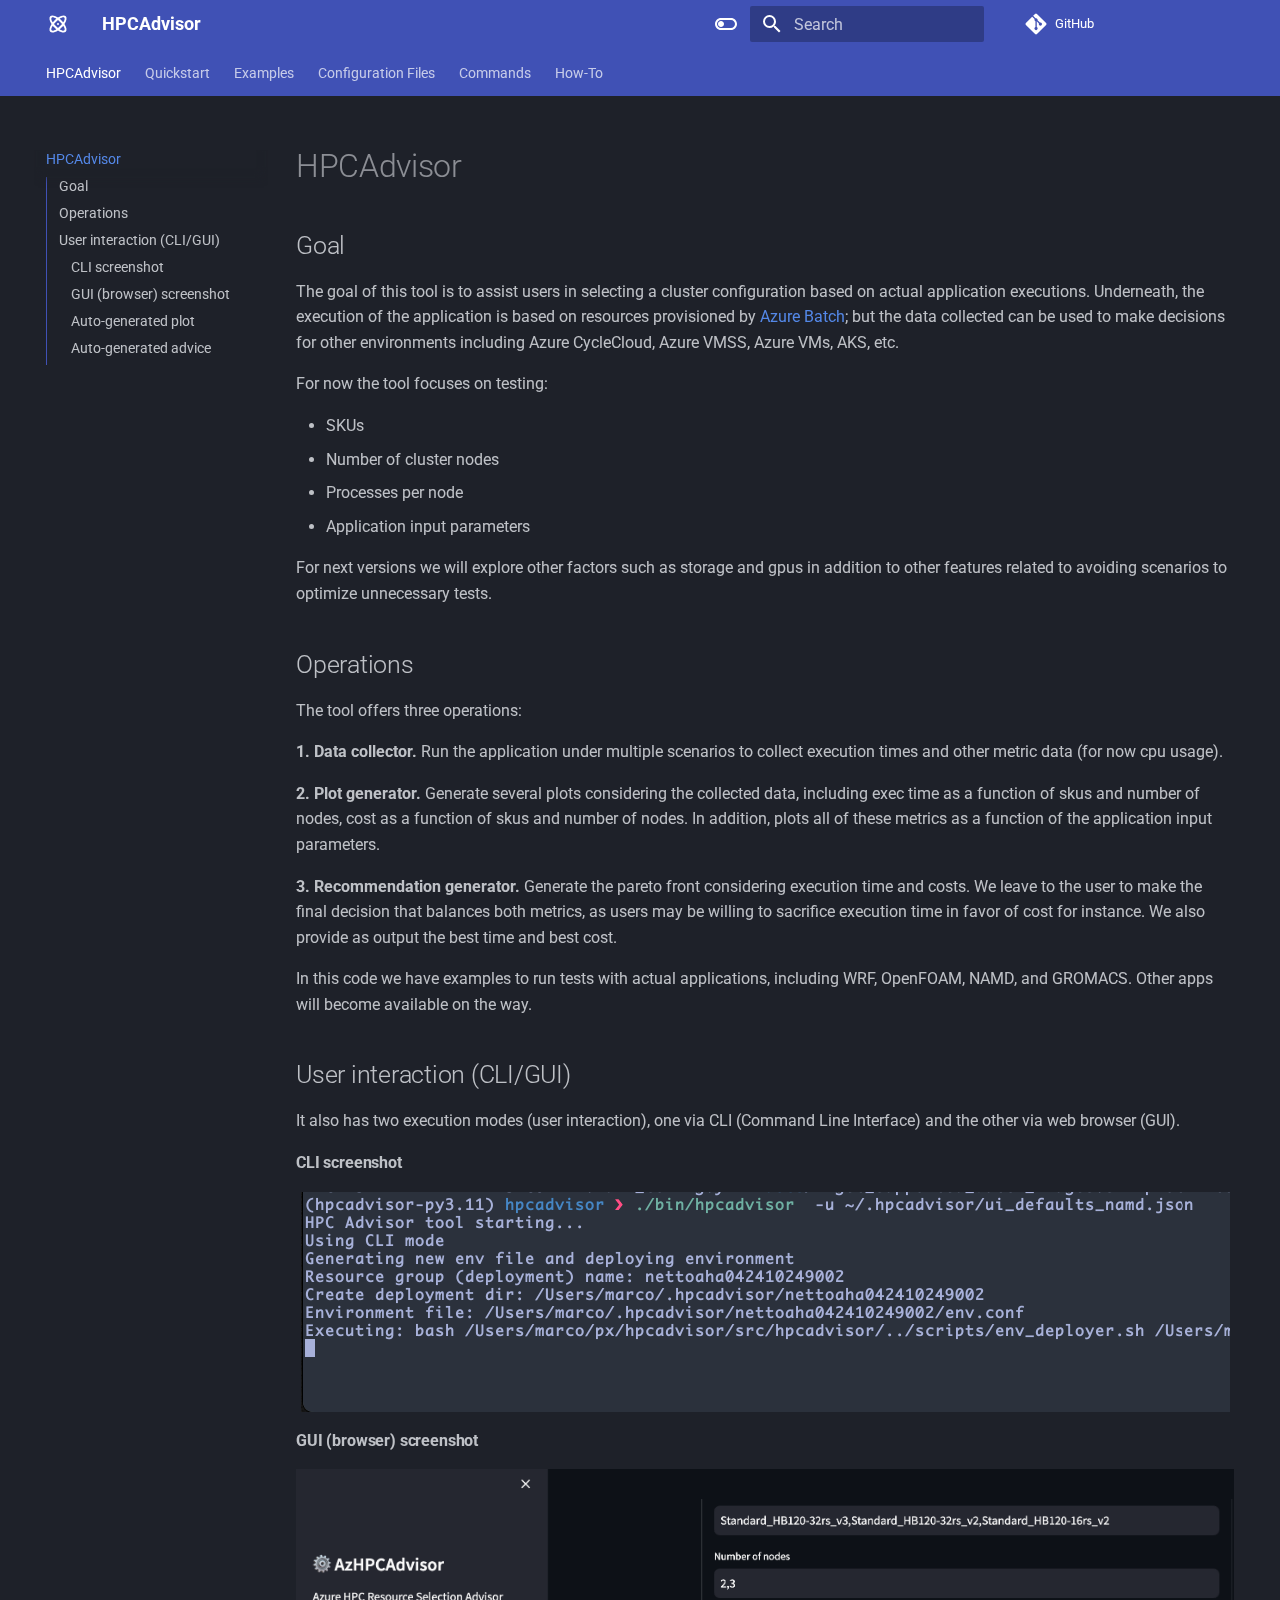
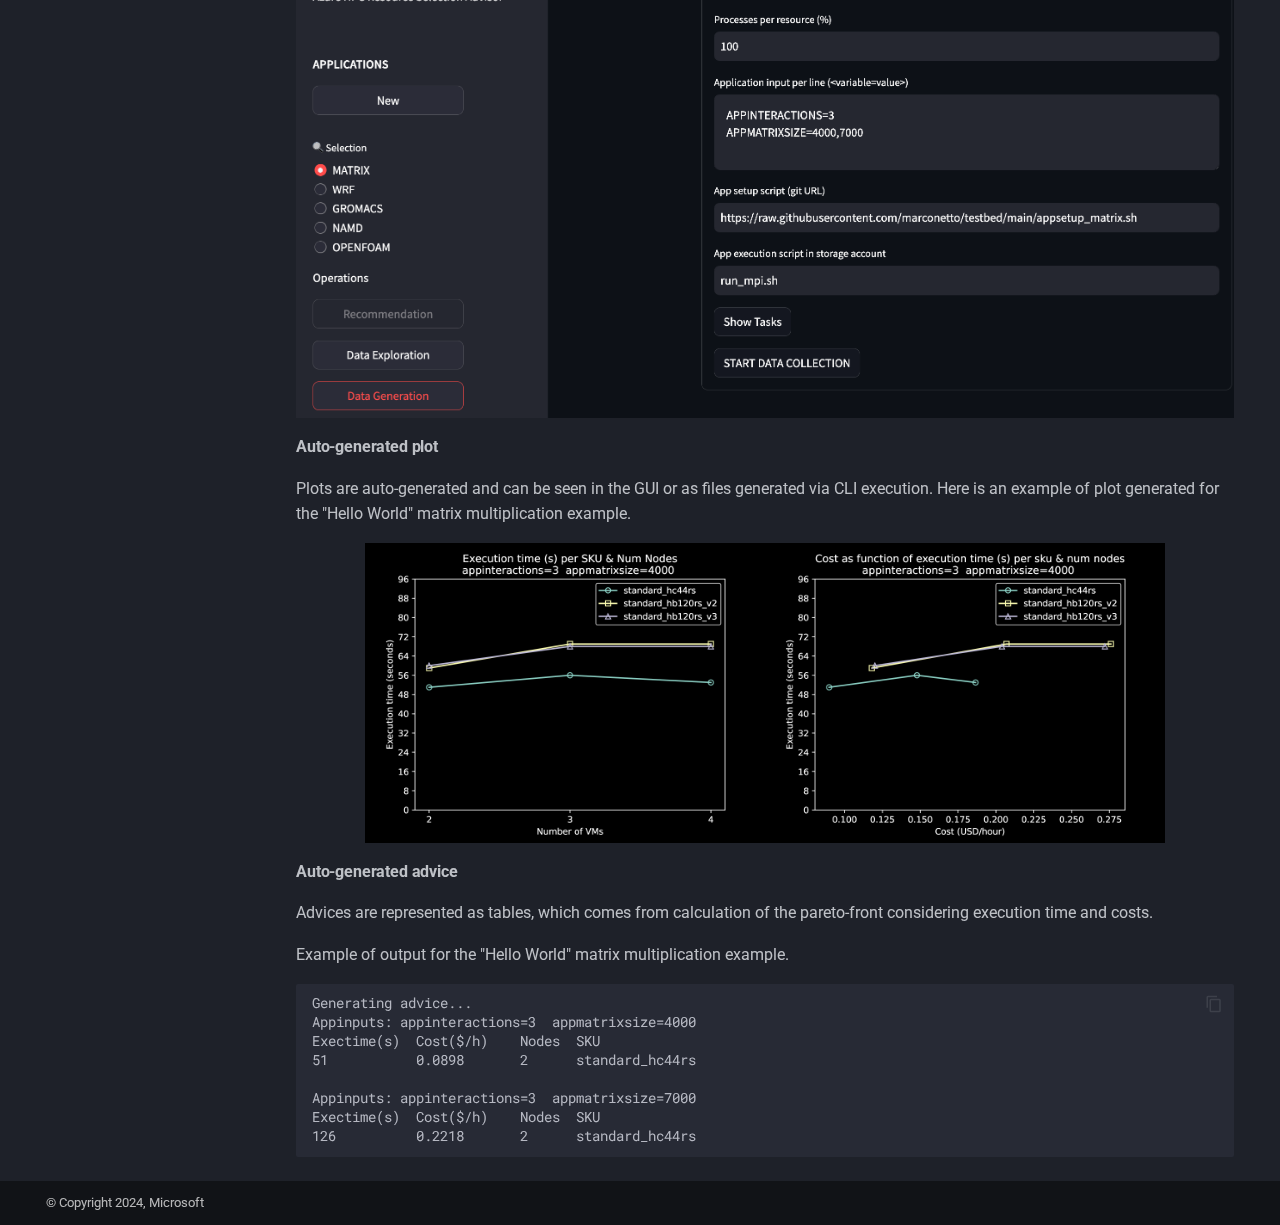
<file: index.html>
<!doctype html>
<html lang="en" class="no-js">
  <head>
    
      <meta charset="utf-8">
      <meta name="viewport" content="width=device-width,initial-scale=1">
      
      
      
      
      
        <link rel="next" href="quickstart/">
      
      
      <link rel="icon" href="assets/images/favicon.png">
      <meta name="generator" content="mkdocs-1.6.1, mkdocs-material-9.6.3">
    
    
      
        <title>HPCAdvisor</title>
      
    
    
      <link rel="stylesheet" href="assets/stylesheets/main.d7758b05.min.css">
      
        
        <link rel="stylesheet" href="assets/stylesheets/palette.06af60db.min.css">
      
      


    
    
      
    
    
      
        
        
        <link rel="preconnect" href="https://fonts.gstatic.com" crossorigin>
        <link rel="stylesheet" href="https://fonts.googleapis.com/css?family=Roboto:300,300i,400,400i,700,700i%7CRoboto+Mono:400,400i,700,700i&display=fallback">
        <style>:root{--md-text-font:"Roboto";--md-code-font:"Roboto Mono"}</style>
      
    
    
    <script>__md_scope=new URL(".",location),__md_hash=e=>[...e].reduce(((e,_)=>(e<<5)-e+_.charCodeAt(0)),0),__md_get=(e,_=localStorage,t=__md_scope)=>JSON.parse(_.getItem(t.pathname+"."+e)),__md_set=(e,_,t=localStorage,a=__md_scope)=>{try{t.setItem(a.pathname+"."+e,JSON.stringify(_))}catch(e){}}</script>
    
      

    
    
    
  </head>
  
  
    
    
      
    
    
    
    
    <body dir="ltr" data-md-color-scheme="slate" data-md-color-primary="indigo" data-md-color-accent="indigo">
  
    
    <input class="md-toggle" data-md-toggle="drawer" type="checkbox" id="__drawer" autocomplete="off">
    <input class="md-toggle" data-md-toggle="search" type="checkbox" id="__search" autocomplete="off">
    <label class="md-overlay" for="__drawer"></label>
    <div data-md-component="skip">
      
        
        <a href="#hpcadvisor" class="md-skip">
          Skip to content
        </a>
      
    </div>
    <div data-md-component="announce">
      
    </div>
    
    
      

<header class="md-header" data-md-component="header">
  <nav class="md-header__inner md-grid" aria-label="Header">
    <a href="." title="HPCAdvisor" class="md-header__button md-logo" aria-label="HPCAdvisor" data-md-component="logo">
      
  
  <svg xmlns="http://www.w3.org/2000/svg" viewBox="0 0 24 24"><path d="M12 11a1 1 0 0 1 1 1 1 1 0 0 1-1 1 1 1 0 0 1-1-1 1 1 0 0 1 1-1M4.22 4.22C5.65 2.79 8.75 3.43 12 5.56c3.25-2.13 6.35-2.77 7.78-1.34s.79 4.53-1.34 7.78c2.13 3.25 2.77 6.35 1.34 7.78s-4.53.79-7.78-1.34c-3.25 2.13-6.35 2.77-7.78 1.34S3.43 15.25 5.56 12C3.43 8.75 2.79 5.65 4.22 4.22m11.32 4.24c.61.62 1.17 1.25 1.69 1.88 1.38-2.13 1.88-3.96 1.13-4.7-.74-.75-2.57-.25-4.7 1.13.63.52 1.26 1.08 1.88 1.69m-7.08 7.08c-.61-.62-1.17-1.25-1.69-1.88-1.38 2.13-1.88 3.96-1.13 4.7.74.75 2.57.25 4.7-1.13-.63-.52-1.26-1.08-1.88-1.69m-2.82-9.9c-.75.74-.25 2.57 1.13 4.7.52-.63 1.08-1.26 1.69-1.88.62-.61 1.25-1.17 1.88-1.69-2.13-1.38-3.96-1.88-4.7-1.13m4.24 8.48c.7.7 1.42 1.34 2.12 1.91.7-.57 1.42-1.21 2.12-1.91s1.34-1.42 1.91-2.12c-.57-.7-1.21-1.42-1.91-2.12S12.7 8.54 12 7.97c-.7.57-1.42 1.21-2.12 1.91S8.54 11.3 7.97 12c.57.7 1.21 1.42 1.91 2.12m8.48 4.24c.75-.74.25-2.57-1.13-4.7-.52.63-1.08 1.26-1.69 1.88-.62.61-1.25 1.17-1.88 1.69 2.13 1.38 3.96 1.88 4.7 1.13"/></svg>

    </a>
    <label class="md-header__button md-icon" for="__drawer">
      
      <svg xmlns="http://www.w3.org/2000/svg" viewBox="0 0 24 24"><path d="M3 6h18v2H3zm0 5h18v2H3zm0 5h18v2H3z"/></svg>
    </label>
    <div class="md-header__title" data-md-component="header-title">
      <div class="md-header__ellipsis">
        <div class="md-header__topic">
          <span class="md-ellipsis">
            HPCAdvisor
          </span>
        </div>
        <div class="md-header__topic" data-md-component="header-topic">
          <span class="md-ellipsis">
            
              HPCAdvisor
            
          </span>
        </div>
      </div>
    </div>
    
      
        <form class="md-header__option" data-md-component="palette">
  
    
    
    
    <input class="md-option" data-md-color-media="" data-md-color-scheme="slate" data-md-color-primary="indigo" data-md-color-accent="indigo"  aria-label="Switch to light mode"  type="radio" name="__palette" id="__palette_0">
    
      <label class="md-header__button md-icon" title="Switch to light mode" for="__palette_1" hidden>
        <svg xmlns="http://www.w3.org/2000/svg" viewBox="0 0 24 24"><path d="M17 6H7c-3.31 0-6 2.69-6 6s2.69 6 6 6h10c3.31 0 6-2.69 6-6s-2.69-6-6-6m0 10H7c-2.21 0-4-1.79-4-4s1.79-4 4-4h10c2.21 0 4 1.79 4 4s-1.79 4-4 4M7 9c-1.66 0-3 1.34-3 3s1.34 3 3 3 3-1.34 3-3-1.34-3-3-3"/></svg>
      </label>
    
  
    
    
    
    <input class="md-option" data-md-color-media="" data-md-color-scheme="default" data-md-color-primary="indigo" data-md-color-accent="indigo"  aria-label="Switch to dark mode"  type="radio" name="__palette" id="__palette_1">
    
      <label class="md-header__button md-icon" title="Switch to dark mode" for="__palette_0" hidden>
        <svg xmlns="http://www.w3.org/2000/svg" viewBox="0 0 24 24"><path d="M17 7H7a5 5 0 0 0-5 5 5 5 0 0 0 5 5h10a5 5 0 0 0 5-5 5 5 0 0 0-5-5m0 8a3 3 0 0 1-3-3 3 3 0 0 1 3-3 3 3 0 0 1 3 3 3 3 0 0 1-3 3"/></svg>
      </label>
    
  
</form>
      
    
    
      <script>var palette=__md_get("__palette");if(palette&&palette.color){if("(prefers-color-scheme)"===palette.color.media){var media=matchMedia("(prefers-color-scheme: light)"),input=document.querySelector(media.matches?"[data-md-color-media='(prefers-color-scheme: light)']":"[data-md-color-media='(prefers-color-scheme: dark)']");palette.color.media=input.getAttribute("data-md-color-media"),palette.color.scheme=input.getAttribute("data-md-color-scheme"),palette.color.primary=input.getAttribute("data-md-color-primary"),palette.color.accent=input.getAttribute("data-md-color-accent")}for(var[key,value]of Object.entries(palette.color))document.body.setAttribute("data-md-color-"+key,value)}</script>
    
    
    
      <label class="md-header__button md-icon" for="__search">
        
        <svg xmlns="http://www.w3.org/2000/svg" viewBox="0 0 24 24"><path d="M9.5 3A6.5 6.5 0 0 1 16 9.5c0 1.61-.59 3.09-1.56 4.23l.27.27h.79l5 5-1.5 1.5-5-5v-.79l-.27-.27A6.52 6.52 0 0 1 9.5 16 6.5 6.5 0 0 1 3 9.5 6.5 6.5 0 0 1 9.5 3m0 2C7 5 5 7 5 9.5S7 14 9.5 14 14 12 14 9.5 12 5 9.5 5"/></svg>
      </label>
      <div class="md-search" data-md-component="search" role="dialog">
  <label class="md-search__overlay" for="__search"></label>
  <div class="md-search__inner" role="search">
    <form class="md-search__form" name="search">
      <input type="text" class="md-search__input" name="query" aria-label="Search" placeholder="Search" autocapitalize="off" autocorrect="off" autocomplete="off" spellcheck="false" data-md-component="search-query" required>
      <label class="md-search__icon md-icon" for="__search">
        
        <svg xmlns="http://www.w3.org/2000/svg" viewBox="0 0 24 24"><path d="M9.5 3A6.5 6.5 0 0 1 16 9.5c0 1.61-.59 3.09-1.56 4.23l.27.27h.79l5 5-1.5 1.5-5-5v-.79l-.27-.27A6.52 6.52 0 0 1 9.5 16 6.5 6.5 0 0 1 3 9.5 6.5 6.5 0 0 1 9.5 3m0 2C7 5 5 7 5 9.5S7 14 9.5 14 14 12 14 9.5 12 5 9.5 5"/></svg>
        
        <svg xmlns="http://www.w3.org/2000/svg" viewBox="0 0 24 24"><path d="M20 11v2H8l5.5 5.5-1.42 1.42L4.16 12l7.92-7.92L13.5 5.5 8 11z"/></svg>
      </label>
      <nav class="md-search__options" aria-label="Search">
        
        <button type="reset" class="md-search__icon md-icon" title="Clear" aria-label="Clear" tabindex="-1">
          
          <svg xmlns="http://www.w3.org/2000/svg" viewBox="0 0 24 24"><path d="M19 6.41 17.59 5 12 10.59 6.41 5 5 6.41 10.59 12 5 17.59 6.41 19 12 13.41 17.59 19 19 17.59 13.41 12z"/></svg>
        </button>
      </nav>
      
        <div class="md-search__suggest" data-md-component="search-suggest"></div>
      
    </form>
    <div class="md-search__output">
      <div class="md-search__scrollwrap" tabindex="0" data-md-scrollfix>
        <div class="md-search-result" data-md-component="search-result">
          <div class="md-search-result__meta">
            Initializing search
          </div>
          <ol class="md-search-result__list" role="presentation"></ol>
        </div>
      </div>
    </div>
  </div>
</div>
    
    
      <div class="md-header__source">
        <a href="https://github.com/Azure/hpcadvisor" title="Go to repository" class="md-source" data-md-component="source">
  <div class="md-source__icon md-icon">
    
    <svg xmlns="http://www.w3.org/2000/svg" viewBox="0 0 448 512"><!--! Font Awesome Free 6.7.2 by @fontawesome - https://fontawesome.com License - https://fontawesome.com/license/free (Icons: CC BY 4.0, Fonts: SIL OFL 1.1, Code: MIT License) Copyright 2024 Fonticons, Inc.--><path d="M439.55 236.05 244 40.45a28.87 28.87 0 0 0-40.81 0l-40.66 40.63 51.52 51.52c27.06-9.14 52.68 16.77 43.39 43.68l49.66 49.66c34.23-11.8 61.18 31 35.47 56.69-26.49 26.49-70.21-2.87-56-37.34L240.22 199v121.85c25.3 12.54 22.26 41.85 9.08 55a34.34 34.34 0 0 1-48.55 0c-17.57-17.6-11.07-46.91 11.25-56v-123c-20.8-8.51-24.6-30.74-18.64-45L142.57 101 8.45 235.14a28.86 28.86 0 0 0 0 40.81l195.61 195.6a28.86 28.86 0 0 0 40.8 0l194.69-194.69a28.86 28.86 0 0 0 0-40.81"/></svg>
  </div>
  <div class="md-source__repository">
    GitHub
  </div>
</a>
      </div>
    
  </nav>
  
</header>
    
    <div class="md-container" data-md-component="container">
      
      
        
          
            
<nav class="md-tabs" aria-label="Tabs" data-md-component="tabs">
  <div class="md-grid">
    <ul class="md-tabs__list">
      
        
  
  
    
  
  
    <li class="md-tabs__item md-tabs__item--active">
      <a href="." class="md-tabs__link">
        
  
    
  
  HPCAdvisor

      </a>
    </li>
  

      
        
  
  
  
    <li class="md-tabs__item">
      <a href="quickstart/" class="md-tabs__link">
        
  
    
  
  Quickstart

      </a>
    </li>
  

      
        
  
  
  
    <li class="md-tabs__item">
      <a href="examples/" class="md-tabs__link">
        
  
    
  
  Examples

      </a>
    </li>
  

      
        
  
  
  
    <li class="md-tabs__item">
      <a href="configfiles/" class="md-tabs__link">
        
  
    
  
  Configuration Files

      </a>
    </li>
  

      
        
  
  
  
    <li class="md-tabs__item">
      <a href="commands/" class="md-tabs__link">
        
  
    
  
  Commands

      </a>
    </li>
  

      
        
  
  
  
    <li class="md-tabs__item">
      <a href="howto/" class="md-tabs__link">
        
  
    
  
  How-To

      </a>
    </li>
  

      
    </ul>
  </div>
</nav>
          
        
      
      <main class="md-main" data-md-component="main">
        <div class="md-main__inner md-grid">
          
            
              
              <div class="md-sidebar md-sidebar--primary" data-md-component="sidebar" data-md-type="navigation" >
                <div class="md-sidebar__scrollwrap">
                  <div class="md-sidebar__inner">
                    


  


  

<nav class="md-nav md-nav--primary md-nav--lifted md-nav--integrated" aria-label="Navigation" data-md-level="0">
  <label class="md-nav__title" for="__drawer">
    <a href="." title="HPCAdvisor" class="md-nav__button md-logo" aria-label="HPCAdvisor" data-md-component="logo">
      
  
  <svg xmlns="http://www.w3.org/2000/svg" viewBox="0 0 24 24"><path d="M12 11a1 1 0 0 1 1 1 1 1 0 0 1-1 1 1 1 0 0 1-1-1 1 1 0 0 1 1-1M4.22 4.22C5.65 2.79 8.75 3.43 12 5.56c3.25-2.13 6.35-2.77 7.78-1.34s.79 4.53-1.34 7.78c2.13 3.25 2.77 6.35 1.34 7.78s-4.53.79-7.78-1.34c-3.25 2.13-6.35 2.77-7.78 1.34S3.43 15.25 5.56 12C3.43 8.75 2.79 5.65 4.22 4.22m11.32 4.24c.61.62 1.17 1.25 1.69 1.88 1.38-2.13 1.88-3.96 1.13-4.7-.74-.75-2.57-.25-4.7 1.13.63.52 1.26 1.08 1.88 1.69m-7.08 7.08c-.61-.62-1.17-1.25-1.69-1.88-1.38 2.13-1.88 3.96-1.13 4.7.74.75 2.57.25 4.7-1.13-.63-.52-1.26-1.08-1.88-1.69m-2.82-9.9c-.75.74-.25 2.57 1.13 4.7.52-.63 1.08-1.26 1.69-1.88.62-.61 1.25-1.17 1.88-1.69-2.13-1.38-3.96-1.88-4.7-1.13m4.24 8.48c.7.7 1.42 1.34 2.12 1.91.7-.57 1.42-1.21 2.12-1.91s1.34-1.42 1.91-2.12c-.57-.7-1.21-1.42-1.91-2.12S12.7 8.54 12 7.97c-.7.57-1.42 1.21-2.12 1.91S8.54 11.3 7.97 12c.57.7 1.21 1.42 1.91 2.12m8.48 4.24c.75-.74.25-2.57-1.13-4.7-.52.63-1.08 1.26-1.69 1.88-.62.61-1.25 1.17-1.88 1.69 2.13 1.38 3.96 1.88 4.7 1.13"/></svg>

    </a>
    HPCAdvisor
  </label>
  
    <div class="md-nav__source">
      <a href="https://github.com/Azure/hpcadvisor" title="Go to repository" class="md-source" data-md-component="source">
  <div class="md-source__icon md-icon">
    
    <svg xmlns="http://www.w3.org/2000/svg" viewBox="0 0 448 512"><!--! Font Awesome Free 6.7.2 by @fontawesome - https://fontawesome.com License - https://fontawesome.com/license/free (Icons: CC BY 4.0, Fonts: SIL OFL 1.1, Code: MIT License) Copyright 2024 Fonticons, Inc.--><path d="M439.55 236.05 244 40.45a28.87 28.87 0 0 0-40.81 0l-40.66 40.63 51.52 51.52c27.06-9.14 52.68 16.77 43.39 43.68l49.66 49.66c34.23-11.8 61.18 31 35.47 56.69-26.49 26.49-70.21-2.87-56-37.34L240.22 199v121.85c25.3 12.54 22.26 41.85 9.08 55a34.34 34.34 0 0 1-48.55 0c-17.57-17.6-11.07-46.91 11.25-56v-123c-20.8-8.51-24.6-30.74-18.64-45L142.57 101 8.45 235.14a28.86 28.86 0 0 0 0 40.81l195.61 195.6a28.86 28.86 0 0 0 40.8 0l194.69-194.69a28.86 28.86 0 0 0 0-40.81"/></svg>
  </div>
  <div class="md-source__repository">
    GitHub
  </div>
</a>
    </div>
  
  <ul class="md-nav__list" data-md-scrollfix>
    
      
      
  
  
    
  
  
  
    <li class="md-nav__item md-nav__item--active">
      
      <input class="md-nav__toggle md-toggle" type="checkbox" id="__toc">
      
      
        
      
      
        <label class="md-nav__link md-nav__link--active" for="__toc">
          
  
  <span class="md-ellipsis">
    HPCAdvisor
    
  </span>
  

          <span class="md-nav__icon md-icon"></span>
        </label>
      
      <a href="." class="md-nav__link md-nav__link--active">
        
  
  <span class="md-ellipsis">
    HPCAdvisor
    
  </span>
  

      </a>
      
        

<nav class="md-nav md-nav--secondary" aria-label="Table of contents">
  
  
  
    
  
  
    <label class="md-nav__title" for="__toc">
      <span class="md-nav__icon md-icon"></span>
      Table of contents
    </label>
    <ul class="md-nav__list" data-md-component="toc" data-md-scrollfix>
      
        <li class="md-nav__item">
  <a href="#goal" class="md-nav__link">
    <span class="md-ellipsis">
      Goal
    </span>
  </a>
  
</li>
      
        <li class="md-nav__item">
  <a href="#operations" class="md-nav__link">
    <span class="md-ellipsis">
      Operations
    </span>
  </a>
  
</li>
      
        <li class="md-nav__item">
  <a href="#user-interaction-cligui" class="md-nav__link">
    <span class="md-ellipsis">
      User interaction (CLI/GUI)
    </span>
  </a>
  
    <nav class="md-nav" aria-label="User interaction (CLI/GUI)">
      <ul class="md-nav__list">
        
          <li class="md-nav__item">
  <a href="#cli-screenshot" class="md-nav__link">
    <span class="md-ellipsis">
      CLI screenshot
    </span>
  </a>
  
</li>
        
          <li class="md-nav__item">
  <a href="#gui-browser-screenshot" class="md-nav__link">
    <span class="md-ellipsis">
      GUI (browser) screenshot
    </span>
  </a>
  
</li>
        
          <li class="md-nav__item">
  <a href="#auto-generated-plot" class="md-nav__link">
    <span class="md-ellipsis">
      Auto-generated plot
    </span>
  </a>
  
</li>
        
          <li class="md-nav__item">
  <a href="#auto-generated-advice" class="md-nav__link">
    <span class="md-ellipsis">
      Auto-generated advice
    </span>
  </a>
  
</li>
        
      </ul>
    </nav>
  
</li>
      
    </ul>
  
</nav>
      
    </li>
  

    
      
      
  
  
  
  
    <li class="md-nav__item">
      <a href="quickstart/" class="md-nav__link">
        
  
  <span class="md-ellipsis">
    Quickstart
    
  </span>
  

      </a>
    </li>
  

    
      
      
  
  
  
  
    <li class="md-nav__item">
      <a href="examples/" class="md-nav__link">
        
  
  <span class="md-ellipsis">
    Examples
    
  </span>
  

      </a>
    </li>
  

    
      
      
  
  
  
  
    <li class="md-nav__item">
      <a href="configfiles/" class="md-nav__link">
        
  
  <span class="md-ellipsis">
    Configuration Files
    
  </span>
  

      </a>
    </li>
  

    
      
      
  
  
  
  
    <li class="md-nav__item">
      <a href="commands/" class="md-nav__link">
        
  
  <span class="md-ellipsis">
    Commands
    
  </span>
  

      </a>
    </li>
  

    
      
      
  
  
  
  
    <li class="md-nav__item">
      <a href="howto/" class="md-nav__link">
        
  
  <span class="md-ellipsis">
    How-To
    
  </span>
  

      </a>
    </li>
  

    
  </ul>
</nav>
                  </div>
                </div>
              </div>
            
            
          
          
            <div class="md-content" data-md-component="content">
              <article class="md-content__inner md-typeset">
                
                  


  
  


<h1 id="hpcadvisor">HPCAdvisor</h1>
<h2 id="goal">Goal</h2>
<p>The goal of this tool is to assist users in selecting a cluster configuration
based on actual application executions. Underneath, the execution of the
application is based on resources provisioned by <a href="https://learn.microsoft.com/en-us/azure/batch/">Azure
Batch</a>; but the data collected
can be used to make decisions for other environments including Azure CycleCloud,
Azure VMSS, Azure VMs, AKS, etc.</p>
<p>For now the tool focuses on testing:</p>
<ul>
<li>SKUs</li>
<li>Number of cluster nodes</li>
<li>Processes per node</li>
<li>Application input parameters</li>
</ul>
<p>For next versions we will explore other factors such as storage and gpus in
addition to other features related to avoiding scenarios to optimize unnecessary
tests.</p>
<h2 id="operations">Operations</h2>
<p>The tool offers three operations:</p>
<p><strong>1.</strong> <strong>Data collector.</strong> Run the application under multiple scenarios to
collect execution times and other metric data (for now cpu usage).</p>
<p><strong>2.</strong> <strong>Plot generator.</strong> Generate several plots considering the collected
data, including exec time as a function of skus and number of nodes, cost as
a function of skus and number of nodes. In addition, plots all of these metrics
as a function of the application input parameters.</p>
<p><strong>3.</strong> <strong>Recommendation generator.</strong> Generate the pareto front considering
execution time and costs. We leave to the user to make the final decision that
balances both metrics, as users may be willing to sacrifice execution time in
favor of cost for instance. We also provide as output the best time and best
cost.</p>
<p>In this code we have examples to run tests with actual applications, including
WRF, OpenFOAM, NAMD, and GROMACS. Other apps will become available on the way.</p>
<h2 id="user-interaction-cligui">User interaction (CLI/GUI)</h2>
<p>It also has two execution modes (user interaction), one via CLI (Command Line
Interface) and the other via web browser (GUI).</p>
<h4 id="cli-screenshot">CLI screenshot</h4>
<p><img src="./figs/screenshot_cli.png" title="HPCAdvisor CLI" alt="alt text" style="display: block; margin: auto;" /></p>
<h4 id="gui-browser-screenshot">GUI (browser) screenshot</h4>
<p><img src="./figs/screenshot_gui.png" title="HPCAdvisor GUI" alt="alt text" style="display: block; margin: auto;" /></p>
<h4 id="auto-generated-plot">Auto-generated plot</h4>
<p>Plots are auto-generated and can be seen in the GUI or as files generated via
CLI execution. Here is an example of plot generated for the "Hello World" matrix
multiplication example.</p>
<div style="display:flex; justify-content:center;">
<img src="./figs/example_exectime_vs_numnodes.png" title="HPCAdvisor plot" alt="alt text" width="400" />
<img src="./figs/example_exectime_vs_cost.png" title="HPCAdvisor plot" alt="alt text" width="400" />
</div>

<h4 id="auto-generated-advice">Auto-generated advice</h4>
<p>Advices are represented as tables, which comes from calculation of the
pareto-front considering execution time and costs.</p>
<p>Example of output for the "Hello World" matrix multiplication example.</p>
<div class="highlight"><pre><span></span><code><a id="__codelineno-0-1" name="__codelineno-0-1" href="#__codelineno-0-1"></a>Generating advice...
<a id="__codelineno-0-2" name="__codelineno-0-2" href="#__codelineno-0-2"></a>Appinputs: appinteractions=3  appmatrixsize=4000
<a id="__codelineno-0-3" name="__codelineno-0-3" href="#__codelineno-0-3"></a>Exectime(s)  Cost($/h)    Nodes  SKU
<a id="__codelineno-0-4" name="__codelineno-0-4" href="#__codelineno-0-4"></a>51           0.0898       2      standard_hc44rs
<a id="__codelineno-0-5" name="__codelineno-0-5" href="#__codelineno-0-5"></a>
<a id="__codelineno-0-6" name="__codelineno-0-6" href="#__codelineno-0-6"></a>Appinputs: appinteractions=3  appmatrixsize=7000
<a id="__codelineno-0-7" name="__codelineno-0-7" href="#__codelineno-0-7"></a>Exectime(s)  Cost($/h)    Nodes  SKU
<a id="__codelineno-0-8" name="__codelineno-0-8" href="#__codelineno-0-8"></a>126          0.2218       2      standard_hc44rs
</code></pre></div>












                
              </article>
            </div>
          
          
  <script>var tabs=__md_get("__tabs");if(Array.isArray(tabs))e:for(var set of document.querySelectorAll(".tabbed-set")){var labels=set.querySelector(".tabbed-labels");for(var tab of tabs)for(var label of labels.getElementsByTagName("label"))if(label.innerText.trim()===tab){var input=document.getElementById(label.htmlFor);input.checked=!0;continue e}}</script>

<script>var target=document.getElementById(location.hash.slice(1));target&&target.name&&(target.checked=target.name.startsWith("__tabbed_"))</script>
        </div>
        
          <button type="button" class="md-top md-icon" data-md-component="top" hidden>
  
  <svg xmlns="http://www.w3.org/2000/svg" viewBox="0 0 24 24"><path d="M13 20h-2V8l-5.5 5.5-1.42-1.42L12 4.16l7.92 7.92-1.42 1.42L13 8z"/></svg>
  Back to top
</button>
        
      </main>
      
        <footer class="md-footer">
  
  <div class="md-footer-meta md-typeset">
    <div class="md-footer-meta__inner md-grid">
      <div class="md-copyright">
  
    <div class="md-copyright__highlight">
      &copy; Copyright 2024, Microsoft

    </div>
  
  
</div>
      
    </div>
  </div>
</footer>
      
    </div>
    <div class="md-dialog" data-md-component="dialog">
      <div class="md-dialog__inner md-typeset"></div>
    </div>
    
    
    <script id="__config" type="application/json">{"base": ".", "features": ["navigation.tabs", "navigation.sections", "toc.integrate", "navigation.top", "search.suggest", "search.highlight", "content.tabs.link", "content.code.annotation", "content.code.copy"], "search": "assets/javascripts/workers/search.f8cc74c7.min.js", "translations": {"clipboard.copied": "Copied to clipboard", "clipboard.copy": "Copy to clipboard", "search.result.more.one": "1 more on this page", "search.result.more.other": "# more on this page", "search.result.none": "No matching documents", "search.result.one": "1 matching document", "search.result.other": "# matching documents", "search.result.placeholder": "Type to start searching", "search.result.term.missing": "Missing", "select.version": "Select version"}}</script>
    
    
      <script src="assets/javascripts/bundle.f1b6f286.min.js"></script>
      
    
  </body>
</html>
</file>
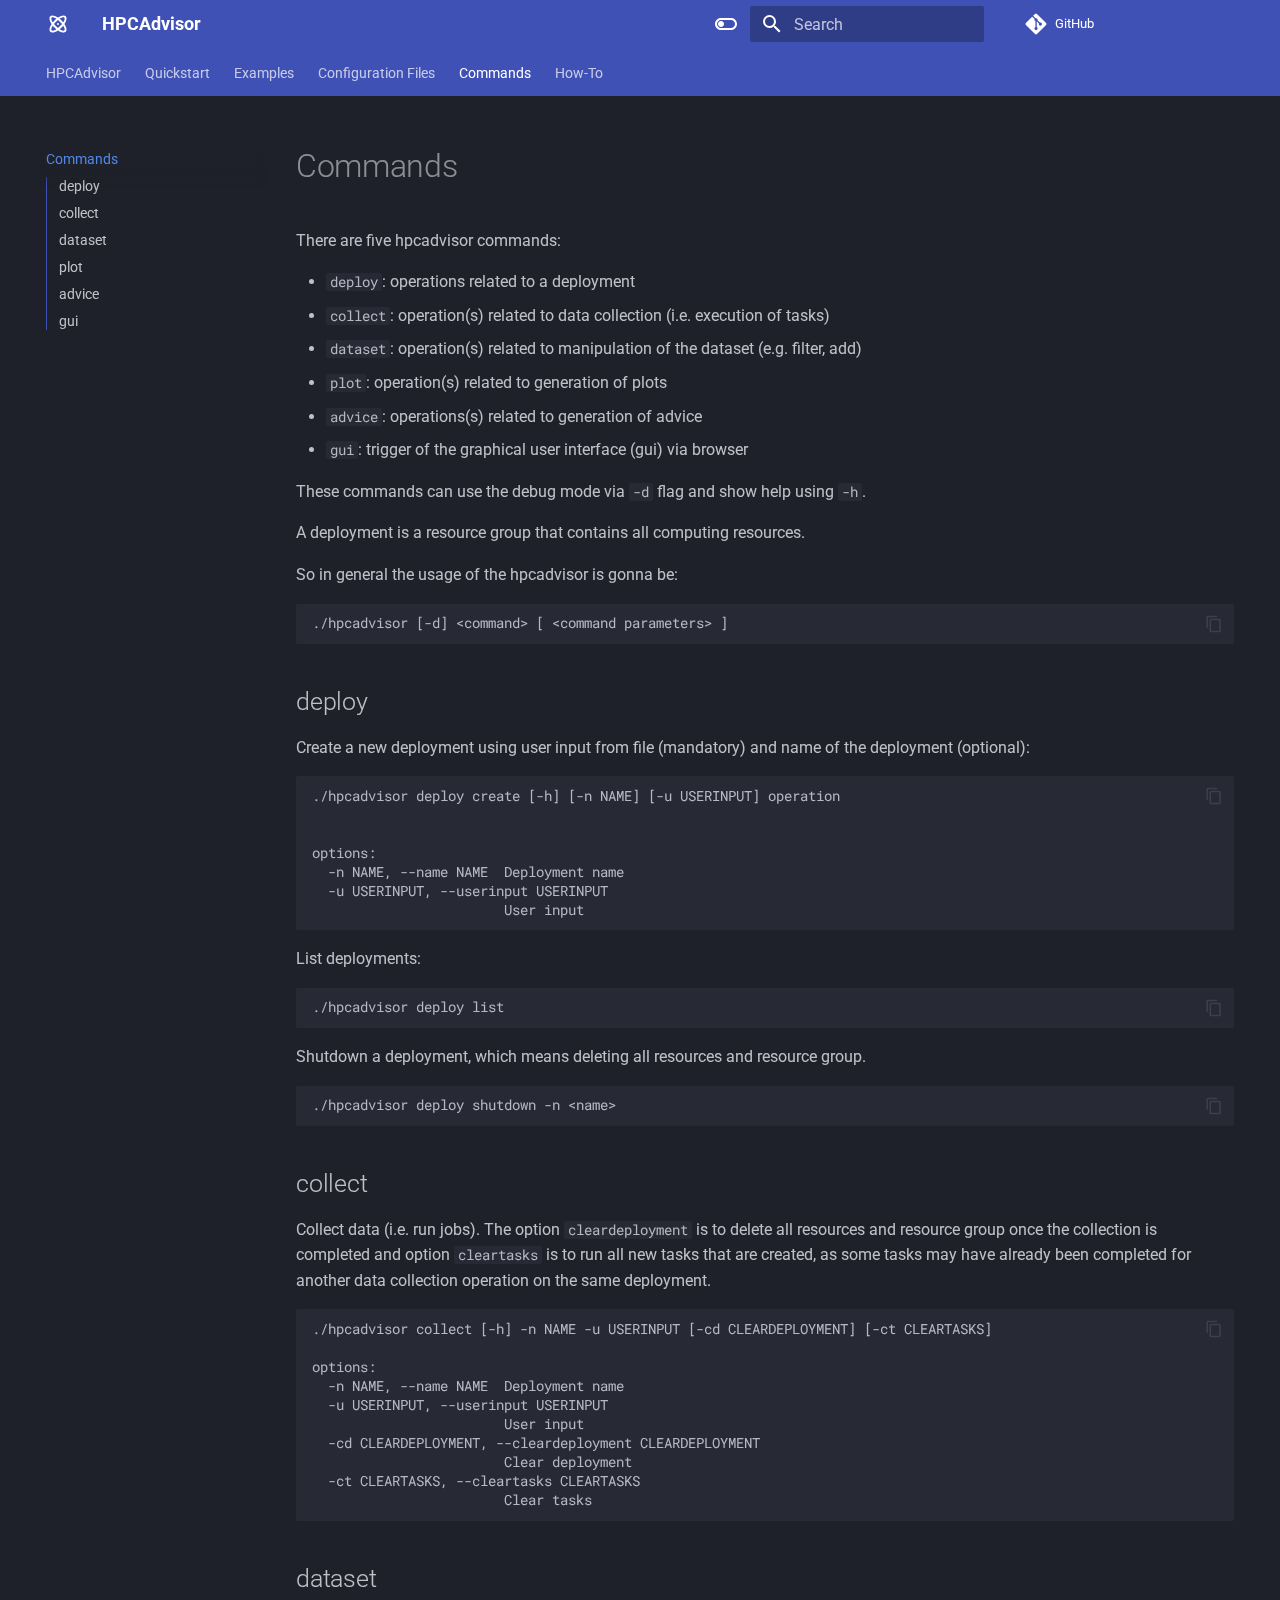
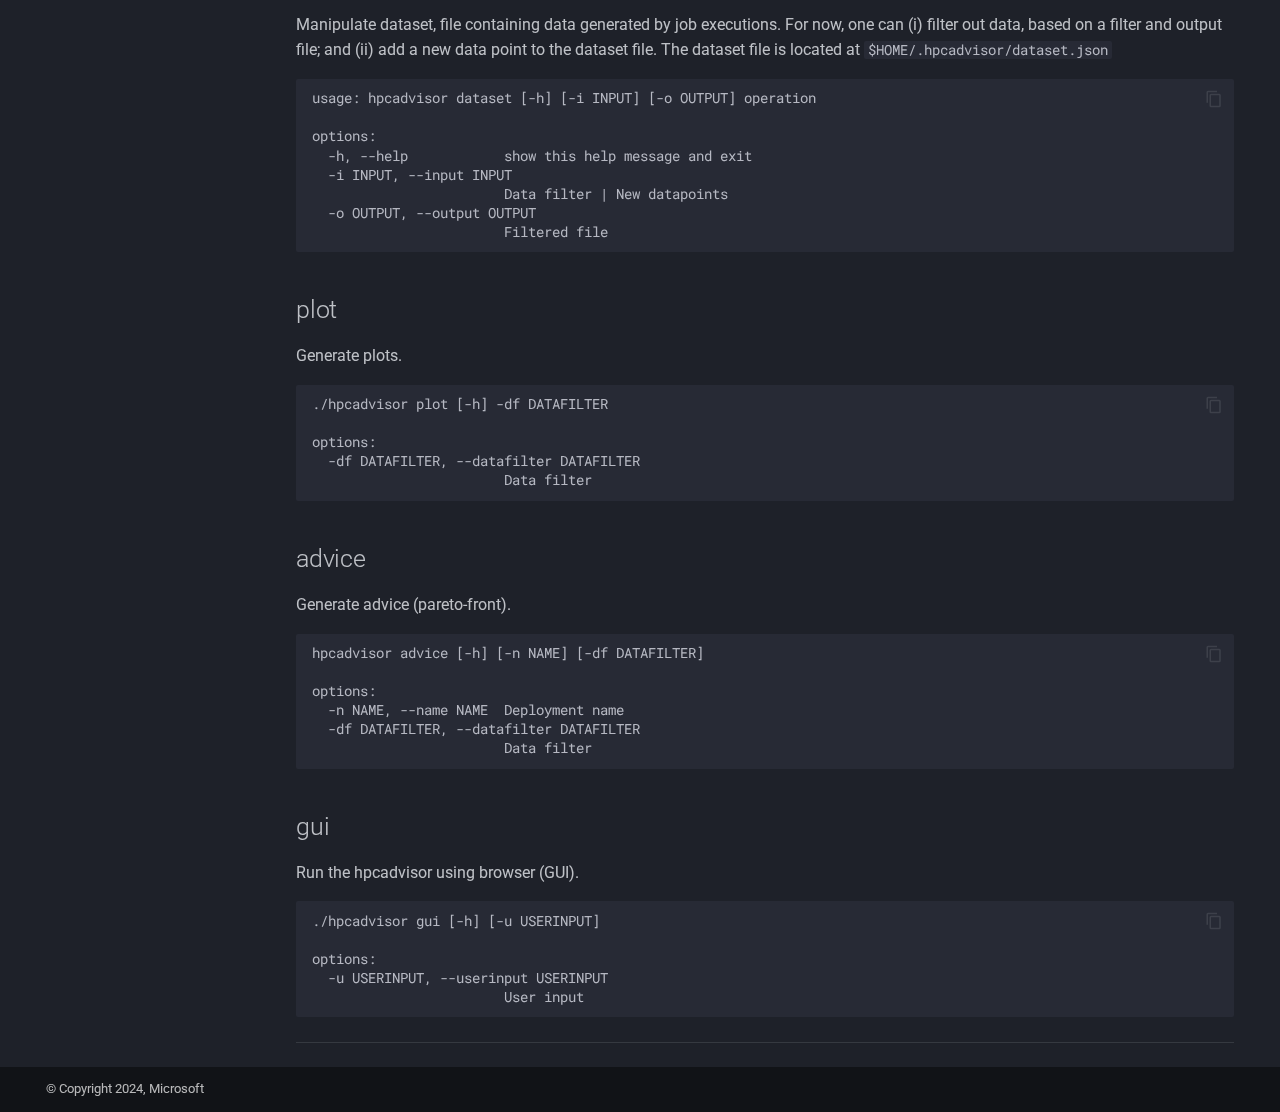
<file: commands/index.html>
<!doctype html>
<html lang="en" class="no-js">
  <head>
    
      <meta charset="utf-8">
      <meta name="viewport" content="width=device-width,initial-scale=1">
      
      
      
      
        <link rel="prev" href="../configfiles/">
      
      
        <link rel="next" href="../howto/">
      
      
      <link rel="icon" href="../assets/images/favicon.png">
      <meta name="generator" content="mkdocs-1.6.1, mkdocs-material-9.6.3">
    
    
      
        <title>Commands - HPCAdvisor</title>
      
    
    
      <link rel="stylesheet" href="../assets/stylesheets/main.d7758b05.min.css">
      
        
        <link rel="stylesheet" href="../assets/stylesheets/palette.06af60db.min.css">
      
      


    
    
      
    
    
      
        
        
        <link rel="preconnect" href="https://fonts.gstatic.com" crossorigin>
        <link rel="stylesheet" href="https://fonts.googleapis.com/css?family=Roboto:300,300i,400,400i,700,700i%7CRoboto+Mono:400,400i,700,700i&display=fallback">
        <style>:root{--md-text-font:"Roboto";--md-code-font:"Roboto Mono"}</style>
      
    
    
    <script>__md_scope=new URL("..",location),__md_hash=e=>[...e].reduce(((e,_)=>(e<<5)-e+_.charCodeAt(0)),0),__md_get=(e,_=localStorage,t=__md_scope)=>JSON.parse(_.getItem(t.pathname+"."+e)),__md_set=(e,_,t=localStorage,a=__md_scope)=>{try{t.setItem(a.pathname+"."+e,JSON.stringify(_))}catch(e){}}</script>
    
      

    
    
    
  </head>
  
  
    
    
      
    
    
    
    
    <body dir="ltr" data-md-color-scheme="slate" data-md-color-primary="indigo" data-md-color-accent="indigo">
  
    
    <input class="md-toggle" data-md-toggle="drawer" type="checkbox" id="__drawer" autocomplete="off">
    <input class="md-toggle" data-md-toggle="search" type="checkbox" id="__search" autocomplete="off">
    <label class="md-overlay" for="__drawer"></label>
    <div data-md-component="skip">
      
        
        <a href="#commands" class="md-skip">
          Skip to content
        </a>
      
    </div>
    <div data-md-component="announce">
      
    </div>
    
    
      

<header class="md-header" data-md-component="header">
  <nav class="md-header__inner md-grid" aria-label="Header">
    <a href=".." title="HPCAdvisor" class="md-header__button md-logo" aria-label="HPCAdvisor" data-md-component="logo">
      
  
  <svg xmlns="http://www.w3.org/2000/svg" viewBox="0 0 24 24"><path d="M12 11a1 1 0 0 1 1 1 1 1 0 0 1-1 1 1 1 0 0 1-1-1 1 1 0 0 1 1-1M4.22 4.22C5.65 2.79 8.75 3.43 12 5.56c3.25-2.13 6.35-2.77 7.78-1.34s.79 4.53-1.34 7.78c2.13 3.25 2.77 6.35 1.34 7.78s-4.53.79-7.78-1.34c-3.25 2.13-6.35 2.77-7.78 1.34S3.43 15.25 5.56 12C3.43 8.75 2.79 5.65 4.22 4.22m11.32 4.24c.61.62 1.17 1.25 1.69 1.88 1.38-2.13 1.88-3.96 1.13-4.7-.74-.75-2.57-.25-4.7 1.13.63.52 1.26 1.08 1.88 1.69m-7.08 7.08c-.61-.62-1.17-1.25-1.69-1.88-1.38 2.13-1.88 3.96-1.13 4.7.74.75 2.57.25 4.7-1.13-.63-.52-1.26-1.08-1.88-1.69m-2.82-9.9c-.75.74-.25 2.57 1.13 4.7.52-.63 1.08-1.26 1.69-1.88.62-.61 1.25-1.17 1.88-1.69-2.13-1.38-3.96-1.88-4.7-1.13m4.24 8.48c.7.7 1.42 1.34 2.12 1.91.7-.57 1.42-1.21 2.12-1.91s1.34-1.42 1.91-2.12c-.57-.7-1.21-1.42-1.91-2.12S12.7 8.54 12 7.97c-.7.57-1.42 1.21-2.12 1.91S8.54 11.3 7.97 12c.57.7 1.21 1.42 1.91 2.12m8.48 4.24c.75-.74.25-2.57-1.13-4.7-.52.63-1.08 1.26-1.69 1.88-.62.61-1.25 1.17-1.88 1.69 2.13 1.38 3.96 1.88 4.7 1.13"/></svg>

    </a>
    <label class="md-header__button md-icon" for="__drawer">
      
      <svg xmlns="http://www.w3.org/2000/svg" viewBox="0 0 24 24"><path d="M3 6h18v2H3zm0 5h18v2H3zm0 5h18v2H3z"/></svg>
    </label>
    <div class="md-header__title" data-md-component="header-title">
      <div class="md-header__ellipsis">
        <div class="md-header__topic">
          <span class="md-ellipsis">
            HPCAdvisor
          </span>
        </div>
        <div class="md-header__topic" data-md-component="header-topic">
          <span class="md-ellipsis">
            
              Commands
            
          </span>
        </div>
      </div>
    </div>
    
      
        <form class="md-header__option" data-md-component="palette">
  
    
    
    
    <input class="md-option" data-md-color-media="" data-md-color-scheme="slate" data-md-color-primary="indigo" data-md-color-accent="indigo"  aria-label="Switch to light mode"  type="radio" name="__palette" id="__palette_0">
    
      <label class="md-header__button md-icon" title="Switch to light mode" for="__palette_1" hidden>
        <svg xmlns="http://www.w3.org/2000/svg" viewBox="0 0 24 24"><path d="M17 6H7c-3.31 0-6 2.69-6 6s2.69 6 6 6h10c3.31 0 6-2.69 6-6s-2.69-6-6-6m0 10H7c-2.21 0-4-1.79-4-4s1.79-4 4-4h10c2.21 0 4 1.79 4 4s-1.79 4-4 4M7 9c-1.66 0-3 1.34-3 3s1.34 3 3 3 3-1.34 3-3-1.34-3-3-3"/></svg>
      </label>
    
  
    
    
    
    <input class="md-option" data-md-color-media="" data-md-color-scheme="default" data-md-color-primary="indigo" data-md-color-accent="indigo"  aria-label="Switch to dark mode"  type="radio" name="__palette" id="__palette_1">
    
      <label class="md-header__button md-icon" title="Switch to dark mode" for="__palette_0" hidden>
        <svg xmlns="http://www.w3.org/2000/svg" viewBox="0 0 24 24"><path d="M17 7H7a5 5 0 0 0-5 5 5 5 0 0 0 5 5h10a5 5 0 0 0 5-5 5 5 0 0 0-5-5m0 8a3 3 0 0 1-3-3 3 3 0 0 1 3-3 3 3 0 0 1 3 3 3 3 0 0 1-3 3"/></svg>
      </label>
    
  
</form>
      
    
    
      <script>var palette=__md_get("__palette");if(palette&&palette.color){if("(prefers-color-scheme)"===palette.color.media){var media=matchMedia("(prefers-color-scheme: light)"),input=document.querySelector(media.matches?"[data-md-color-media='(prefers-color-scheme: light)']":"[data-md-color-media='(prefers-color-scheme: dark)']");palette.color.media=input.getAttribute("data-md-color-media"),palette.color.scheme=input.getAttribute("data-md-color-scheme"),palette.color.primary=input.getAttribute("data-md-color-primary"),palette.color.accent=input.getAttribute("data-md-color-accent")}for(var[key,value]of Object.entries(palette.color))document.body.setAttribute("data-md-color-"+key,value)}</script>
    
    
    
      <label class="md-header__button md-icon" for="__search">
        
        <svg xmlns="http://www.w3.org/2000/svg" viewBox="0 0 24 24"><path d="M9.5 3A6.5 6.5 0 0 1 16 9.5c0 1.61-.59 3.09-1.56 4.23l.27.27h.79l5 5-1.5 1.5-5-5v-.79l-.27-.27A6.52 6.52 0 0 1 9.5 16 6.5 6.5 0 0 1 3 9.5 6.5 6.5 0 0 1 9.5 3m0 2C7 5 5 7 5 9.5S7 14 9.5 14 14 12 14 9.5 12 5 9.5 5"/></svg>
      </label>
      <div class="md-search" data-md-component="search" role="dialog">
  <label class="md-search__overlay" for="__search"></label>
  <div class="md-search__inner" role="search">
    <form class="md-search__form" name="search">
      <input type="text" class="md-search__input" name="query" aria-label="Search" placeholder="Search" autocapitalize="off" autocorrect="off" autocomplete="off" spellcheck="false" data-md-component="search-query" required>
      <label class="md-search__icon md-icon" for="__search">
        
        <svg xmlns="http://www.w3.org/2000/svg" viewBox="0 0 24 24"><path d="M9.5 3A6.5 6.5 0 0 1 16 9.5c0 1.61-.59 3.09-1.56 4.23l.27.27h.79l5 5-1.5 1.5-5-5v-.79l-.27-.27A6.52 6.52 0 0 1 9.5 16 6.5 6.5 0 0 1 3 9.5 6.5 6.5 0 0 1 9.5 3m0 2C7 5 5 7 5 9.5S7 14 9.5 14 14 12 14 9.5 12 5 9.5 5"/></svg>
        
        <svg xmlns="http://www.w3.org/2000/svg" viewBox="0 0 24 24"><path d="M20 11v2H8l5.5 5.5-1.42 1.42L4.16 12l7.92-7.92L13.5 5.5 8 11z"/></svg>
      </label>
      <nav class="md-search__options" aria-label="Search">
        
        <button type="reset" class="md-search__icon md-icon" title="Clear" aria-label="Clear" tabindex="-1">
          
          <svg xmlns="http://www.w3.org/2000/svg" viewBox="0 0 24 24"><path d="M19 6.41 17.59 5 12 10.59 6.41 5 5 6.41 10.59 12 5 17.59 6.41 19 12 13.41 17.59 19 19 17.59 13.41 12z"/></svg>
        </button>
      </nav>
      
        <div class="md-search__suggest" data-md-component="search-suggest"></div>
      
    </form>
    <div class="md-search__output">
      <div class="md-search__scrollwrap" tabindex="0" data-md-scrollfix>
        <div class="md-search-result" data-md-component="search-result">
          <div class="md-search-result__meta">
            Initializing search
          </div>
          <ol class="md-search-result__list" role="presentation"></ol>
        </div>
      </div>
    </div>
  </div>
</div>
    
    
      <div class="md-header__source">
        <a href="https://github.com/Azure/hpcadvisor" title="Go to repository" class="md-source" data-md-component="source">
  <div class="md-source__icon md-icon">
    
    <svg xmlns="http://www.w3.org/2000/svg" viewBox="0 0 448 512"><!--! Font Awesome Free 6.7.2 by @fontawesome - https://fontawesome.com License - https://fontawesome.com/license/free (Icons: CC BY 4.0, Fonts: SIL OFL 1.1, Code: MIT License) Copyright 2024 Fonticons, Inc.--><path d="M439.55 236.05 244 40.45a28.87 28.87 0 0 0-40.81 0l-40.66 40.63 51.52 51.52c27.06-9.14 52.68 16.77 43.39 43.68l49.66 49.66c34.23-11.8 61.18 31 35.47 56.69-26.49 26.49-70.21-2.87-56-37.34L240.22 199v121.85c25.3 12.54 22.26 41.85 9.08 55a34.34 34.34 0 0 1-48.55 0c-17.57-17.6-11.07-46.91 11.25-56v-123c-20.8-8.51-24.6-30.74-18.64-45L142.57 101 8.45 235.14a28.86 28.86 0 0 0 0 40.81l195.61 195.6a28.86 28.86 0 0 0 40.8 0l194.69-194.69a28.86 28.86 0 0 0 0-40.81"/></svg>
  </div>
  <div class="md-source__repository">
    GitHub
  </div>
</a>
      </div>
    
  </nav>
  
</header>
    
    <div class="md-container" data-md-component="container">
      
      
        
          
            
<nav class="md-tabs" aria-label="Tabs" data-md-component="tabs">
  <div class="md-grid">
    <ul class="md-tabs__list">
      
        
  
  
  
    <li class="md-tabs__item">
      <a href=".." class="md-tabs__link">
        
  
    
  
  HPCAdvisor

      </a>
    </li>
  

      
        
  
  
  
    <li class="md-tabs__item">
      <a href="../quickstart/" class="md-tabs__link">
        
  
    
  
  Quickstart

      </a>
    </li>
  

      
        
  
  
  
    <li class="md-tabs__item">
      <a href="../examples/" class="md-tabs__link">
        
  
    
  
  Examples

      </a>
    </li>
  

      
        
  
  
  
    <li class="md-tabs__item">
      <a href="../configfiles/" class="md-tabs__link">
        
  
    
  
  Configuration Files

      </a>
    </li>
  

      
        
  
  
    
  
  
    <li class="md-tabs__item md-tabs__item--active">
      <a href="./" class="md-tabs__link">
        
  
    
  
  Commands

      </a>
    </li>
  

      
        
  
  
  
    <li class="md-tabs__item">
      <a href="../howto/" class="md-tabs__link">
        
  
    
  
  How-To

      </a>
    </li>
  

      
    </ul>
  </div>
</nav>
          
        
      
      <main class="md-main" data-md-component="main">
        <div class="md-main__inner md-grid">
          
            
              
              <div class="md-sidebar md-sidebar--primary" data-md-component="sidebar" data-md-type="navigation" >
                <div class="md-sidebar__scrollwrap">
                  <div class="md-sidebar__inner">
                    


  


  

<nav class="md-nav md-nav--primary md-nav--lifted md-nav--integrated" aria-label="Navigation" data-md-level="0">
  <label class="md-nav__title" for="__drawer">
    <a href=".." title="HPCAdvisor" class="md-nav__button md-logo" aria-label="HPCAdvisor" data-md-component="logo">
      
  
  <svg xmlns="http://www.w3.org/2000/svg" viewBox="0 0 24 24"><path d="M12 11a1 1 0 0 1 1 1 1 1 0 0 1-1 1 1 1 0 0 1-1-1 1 1 0 0 1 1-1M4.22 4.22C5.65 2.79 8.75 3.43 12 5.56c3.25-2.13 6.35-2.77 7.78-1.34s.79 4.53-1.34 7.78c2.13 3.25 2.77 6.35 1.34 7.78s-4.53.79-7.78-1.34c-3.25 2.13-6.35 2.77-7.78 1.34S3.43 15.25 5.56 12C3.43 8.75 2.79 5.65 4.22 4.22m11.32 4.24c.61.62 1.17 1.25 1.69 1.88 1.38-2.13 1.88-3.96 1.13-4.7-.74-.75-2.57-.25-4.7 1.13.63.52 1.26 1.08 1.88 1.69m-7.08 7.08c-.61-.62-1.17-1.25-1.69-1.88-1.38 2.13-1.88 3.96-1.13 4.7.74.75 2.57.25 4.7-1.13-.63-.52-1.26-1.08-1.88-1.69m-2.82-9.9c-.75.74-.25 2.57 1.13 4.7.52-.63 1.08-1.26 1.69-1.88.62-.61 1.25-1.17 1.88-1.69-2.13-1.38-3.96-1.88-4.7-1.13m4.24 8.48c.7.7 1.42 1.34 2.12 1.91.7-.57 1.42-1.21 2.12-1.91s1.34-1.42 1.91-2.12c-.57-.7-1.21-1.42-1.91-2.12S12.7 8.54 12 7.97c-.7.57-1.42 1.21-2.12 1.91S8.54 11.3 7.97 12c.57.7 1.21 1.42 1.91 2.12m8.48 4.24c.75-.74.25-2.57-1.13-4.7-.52.63-1.08 1.26-1.69 1.88-.62.61-1.25 1.17-1.88 1.69 2.13 1.38 3.96 1.88 4.7 1.13"/></svg>

    </a>
    HPCAdvisor
  </label>
  
    <div class="md-nav__source">
      <a href="https://github.com/Azure/hpcadvisor" title="Go to repository" class="md-source" data-md-component="source">
  <div class="md-source__icon md-icon">
    
    <svg xmlns="http://www.w3.org/2000/svg" viewBox="0 0 448 512"><!--! Font Awesome Free 6.7.2 by @fontawesome - https://fontawesome.com License - https://fontawesome.com/license/free (Icons: CC BY 4.0, Fonts: SIL OFL 1.1, Code: MIT License) Copyright 2024 Fonticons, Inc.--><path d="M439.55 236.05 244 40.45a28.87 28.87 0 0 0-40.81 0l-40.66 40.63 51.52 51.52c27.06-9.14 52.68 16.77 43.39 43.68l49.66 49.66c34.23-11.8 61.18 31 35.47 56.69-26.49 26.49-70.21-2.87-56-37.34L240.22 199v121.85c25.3 12.54 22.26 41.85 9.08 55a34.34 34.34 0 0 1-48.55 0c-17.57-17.6-11.07-46.91 11.25-56v-123c-20.8-8.51-24.6-30.74-18.64-45L142.57 101 8.45 235.14a28.86 28.86 0 0 0 0 40.81l195.61 195.6a28.86 28.86 0 0 0 40.8 0l194.69-194.69a28.86 28.86 0 0 0 0-40.81"/></svg>
  </div>
  <div class="md-source__repository">
    GitHub
  </div>
</a>
    </div>
  
  <ul class="md-nav__list" data-md-scrollfix>
    
      
      
  
  
  
  
    <li class="md-nav__item">
      <a href=".." class="md-nav__link">
        
  
  <span class="md-ellipsis">
    HPCAdvisor
    
  </span>
  

      </a>
    </li>
  

    
      
      
  
  
  
  
    <li class="md-nav__item">
      <a href="../quickstart/" class="md-nav__link">
        
  
  <span class="md-ellipsis">
    Quickstart
    
  </span>
  

      </a>
    </li>
  

    
      
      
  
  
  
  
    <li class="md-nav__item">
      <a href="../examples/" class="md-nav__link">
        
  
  <span class="md-ellipsis">
    Examples
    
  </span>
  

      </a>
    </li>
  

    
      
      
  
  
  
  
    <li class="md-nav__item">
      <a href="../configfiles/" class="md-nav__link">
        
  
  <span class="md-ellipsis">
    Configuration Files
    
  </span>
  

      </a>
    </li>
  

    
      
      
  
  
    
  
  
  
    <li class="md-nav__item md-nav__item--active">
      
      <input class="md-nav__toggle md-toggle" type="checkbox" id="__toc">
      
      
        
      
      
        <label class="md-nav__link md-nav__link--active" for="__toc">
          
  
  <span class="md-ellipsis">
    Commands
    
  </span>
  

          <span class="md-nav__icon md-icon"></span>
        </label>
      
      <a href="./" class="md-nav__link md-nav__link--active">
        
  
  <span class="md-ellipsis">
    Commands
    
  </span>
  

      </a>
      
        

<nav class="md-nav md-nav--secondary" aria-label="Table of contents">
  
  
  
    
  
  
    <label class="md-nav__title" for="__toc">
      <span class="md-nav__icon md-icon"></span>
      Table of contents
    </label>
    <ul class="md-nav__list" data-md-component="toc" data-md-scrollfix>
      
        <li class="md-nav__item">
  <a href="#deploy" class="md-nav__link">
    <span class="md-ellipsis">
      deploy
    </span>
  </a>
  
</li>
      
        <li class="md-nav__item">
  <a href="#collect" class="md-nav__link">
    <span class="md-ellipsis">
      collect
    </span>
  </a>
  
</li>
      
        <li class="md-nav__item">
  <a href="#dataset" class="md-nav__link">
    <span class="md-ellipsis">
      dataset
    </span>
  </a>
  
</li>
      
        <li class="md-nav__item">
  <a href="#plot" class="md-nav__link">
    <span class="md-ellipsis">
      plot
    </span>
  </a>
  
</li>
      
        <li class="md-nav__item">
  <a href="#advice" class="md-nav__link">
    <span class="md-ellipsis">
      advice
    </span>
  </a>
  
</li>
      
        <li class="md-nav__item">
  <a href="#gui" class="md-nav__link">
    <span class="md-ellipsis">
      gui
    </span>
  </a>
  
</li>
      
    </ul>
  
</nav>
      
    </li>
  

    
      
      
  
  
  
  
    <li class="md-nav__item">
      <a href="../howto/" class="md-nav__link">
        
  
  <span class="md-ellipsis">
    How-To
    
  </span>
  

      </a>
    </li>
  

    
  </ul>
</nav>
                  </div>
                </div>
              </div>
            
            
          
          
            <div class="md-content" data-md-component="content">
              <article class="md-content__inner md-typeset">
                
                  


  
  


<h1 id="commands">Commands</h1>
<p>There are five hpcadvisor commands:</p>
<ul>
<li><code>deploy</code>: operations related to a deployment</li>
<li><code>collect</code>: operation(s) related to data collection (i.e. execution of tasks)</li>
<li><code>dataset</code>: operation(s) related to manipulation of the dataset (e.g. filter,
add)</li>
<li><code>plot</code>: operation(s) related to generation of plots</li>
<li><code>advice</code>: operations(s) related to generation of advice</li>
<li><code>gui</code>: trigger of the graphical user interface (gui) via browser</li>
</ul>
<p>These commands can use the debug mode via <code>-d</code> flag and show help using <code>-h</code>.</p>
<p>A deployment is a resource group that contains all computing resources.</p>
<p>So in general the usage of the hpcadvisor is gonna be:</p>
<div class="highlight"><pre><span></span><code><a id="__codelineno-0-1" name="__codelineno-0-1" href="#__codelineno-0-1"></a>./hpcadvisor [-d] &lt;command&gt; [ &lt;command parameters&gt; ]
</code></pre></div>
<h2 id="deploy">deploy</h2>
<p>Create a new deployment using user input from file (mandatory) and name of the
deployment (optional):</p>
<div class="highlight"><pre><span></span><code><a id="__codelineno-1-1" name="__codelineno-1-1" href="#__codelineno-1-1"></a>./hpcadvisor deploy create [-h] [-n NAME] [-u USERINPUT] operation
<a id="__codelineno-1-2" name="__codelineno-1-2" href="#__codelineno-1-2"></a>
<a id="__codelineno-1-3" name="__codelineno-1-3" href="#__codelineno-1-3"></a>
<a id="__codelineno-1-4" name="__codelineno-1-4" href="#__codelineno-1-4"></a>options:
<a id="__codelineno-1-5" name="__codelineno-1-5" href="#__codelineno-1-5"></a>  -n NAME, --name NAME  Deployment name
<a id="__codelineno-1-6" name="__codelineno-1-6" href="#__codelineno-1-6"></a>  -u USERINPUT, --userinput USERINPUT
<a id="__codelineno-1-7" name="__codelineno-1-7" href="#__codelineno-1-7"></a>                        User input
</code></pre></div>
<p>List deployments:</p>
<div class="highlight"><pre><span></span><code><a id="__codelineno-2-1" name="__codelineno-2-1" href="#__codelineno-2-1"></a>./hpcadvisor deploy list
</code></pre></div>
<p>Shutdown a deployment, which means deleting all resources and resource group.</p>
<div class="highlight"><pre><span></span><code><a id="__codelineno-3-1" name="__codelineno-3-1" href="#__codelineno-3-1"></a>./hpcadvisor deploy shutdown -n &lt;name&gt;
</code></pre></div>
<h2 id="collect">collect</h2>
<p>Collect data (i.e. run jobs). The option <code>cleardeployment</code> is to delete all
resources and resource group once the collection is completed and option
<code>cleartasks</code> is to run all new tasks that are created, as some tasks may have
already been completed for another data collection operation on the same
deployment.</p>
<div class="highlight"><pre><span></span><code><a id="__codelineno-4-1" name="__codelineno-4-1" href="#__codelineno-4-1"></a>./hpcadvisor collect [-h] -n NAME -u USERINPUT [-cd CLEARDEPLOYMENT] [-ct CLEARTASKS]
<a id="__codelineno-4-2" name="__codelineno-4-2" href="#__codelineno-4-2"></a>
<a id="__codelineno-4-3" name="__codelineno-4-3" href="#__codelineno-4-3"></a>options:
<a id="__codelineno-4-4" name="__codelineno-4-4" href="#__codelineno-4-4"></a>  -n NAME, --name NAME  Deployment name
<a id="__codelineno-4-5" name="__codelineno-4-5" href="#__codelineno-4-5"></a>  -u USERINPUT, --userinput USERINPUT
<a id="__codelineno-4-6" name="__codelineno-4-6" href="#__codelineno-4-6"></a>                        User input
<a id="__codelineno-4-7" name="__codelineno-4-7" href="#__codelineno-4-7"></a>  -cd CLEARDEPLOYMENT, --cleardeployment CLEARDEPLOYMENT
<a id="__codelineno-4-8" name="__codelineno-4-8" href="#__codelineno-4-8"></a>                        Clear deployment
<a id="__codelineno-4-9" name="__codelineno-4-9" href="#__codelineno-4-9"></a>  -ct CLEARTASKS, --cleartasks CLEARTASKS
<a id="__codelineno-4-10" name="__codelineno-4-10" href="#__codelineno-4-10"></a>                        Clear tasks
</code></pre></div>
<h2 id="dataset">dataset</h2>
<p>Manipulate dataset, file containing data generated by job executions. For now,
one can (i) filter out data, based on a filter and output file; and (ii) add
a new data point to the dataset file. The dataset file is located at
<code>$HOME/.hpcadvisor/dataset.json</code></p>
<div class="highlight"><pre><span></span><code><a id="__codelineno-5-1" name="__codelineno-5-1" href="#__codelineno-5-1"></a>usage: hpcadvisor dataset [-h] [-i INPUT] [-o OUTPUT] operation
<a id="__codelineno-5-2" name="__codelineno-5-2" href="#__codelineno-5-2"></a>
<a id="__codelineno-5-3" name="__codelineno-5-3" href="#__codelineno-5-3"></a>options:
<a id="__codelineno-5-4" name="__codelineno-5-4" href="#__codelineno-5-4"></a>  -h, --help            show this help message and exit
<a id="__codelineno-5-5" name="__codelineno-5-5" href="#__codelineno-5-5"></a>  -i INPUT, --input INPUT
<a id="__codelineno-5-6" name="__codelineno-5-6" href="#__codelineno-5-6"></a>                        Data filter | New datapoints
<a id="__codelineno-5-7" name="__codelineno-5-7" href="#__codelineno-5-7"></a>  -o OUTPUT, --output OUTPUT
<a id="__codelineno-5-8" name="__codelineno-5-8" href="#__codelineno-5-8"></a>                        Filtered file
</code></pre></div>
<h2 id="plot">plot</h2>
<p>Generate plots.</p>
<div class="highlight"><pre><span></span><code><a id="__codelineno-6-1" name="__codelineno-6-1" href="#__codelineno-6-1"></a>./hpcadvisor plot [-h] -df DATAFILTER
<a id="__codelineno-6-2" name="__codelineno-6-2" href="#__codelineno-6-2"></a>
<a id="__codelineno-6-3" name="__codelineno-6-3" href="#__codelineno-6-3"></a>options:
<a id="__codelineno-6-4" name="__codelineno-6-4" href="#__codelineno-6-4"></a>  -df DATAFILTER, --datafilter DATAFILTER
<a id="__codelineno-6-5" name="__codelineno-6-5" href="#__codelineno-6-5"></a>                        Data filter
</code></pre></div>
<h2 id="advice">advice</h2>
<p>Generate advice (pareto-front).</p>
<div class="highlight"><pre><span></span><code><a id="__codelineno-7-1" name="__codelineno-7-1" href="#__codelineno-7-1"></a>hpcadvisor advice [-h] [-n NAME] [-df DATAFILTER]
<a id="__codelineno-7-2" name="__codelineno-7-2" href="#__codelineno-7-2"></a>
<a id="__codelineno-7-3" name="__codelineno-7-3" href="#__codelineno-7-3"></a>options:
<a id="__codelineno-7-4" name="__codelineno-7-4" href="#__codelineno-7-4"></a>  -n NAME, --name NAME  Deployment name
<a id="__codelineno-7-5" name="__codelineno-7-5" href="#__codelineno-7-5"></a>  -df DATAFILTER, --datafilter DATAFILTER
<a id="__codelineno-7-6" name="__codelineno-7-6" href="#__codelineno-7-6"></a>                        Data filter
</code></pre></div>
<h2 id="gui">gui</h2>
<p>Run the hpcadvisor using browser (GUI).</p>
<div class="highlight"><pre><span></span><code><a id="__codelineno-8-1" name="__codelineno-8-1" href="#__codelineno-8-1"></a>./hpcadvisor gui [-h] [-u USERINPUT]
<a id="__codelineno-8-2" name="__codelineno-8-2" href="#__codelineno-8-2"></a>
<a id="__codelineno-8-3" name="__codelineno-8-3" href="#__codelineno-8-3"></a>options:
<a id="__codelineno-8-4" name="__codelineno-8-4" href="#__codelineno-8-4"></a>  -u USERINPUT, --userinput USERINPUT
<a id="__codelineno-8-5" name="__codelineno-8-5" href="#__codelineno-8-5"></a>                        User input
</code></pre></div>
<hr />












                
              </article>
            </div>
          
          
  <script>var tabs=__md_get("__tabs");if(Array.isArray(tabs))e:for(var set of document.querySelectorAll(".tabbed-set")){var labels=set.querySelector(".tabbed-labels");for(var tab of tabs)for(var label of labels.getElementsByTagName("label"))if(label.innerText.trim()===tab){var input=document.getElementById(label.htmlFor);input.checked=!0;continue e}}</script>

<script>var target=document.getElementById(location.hash.slice(1));target&&target.name&&(target.checked=target.name.startsWith("__tabbed_"))</script>
        </div>
        
          <button type="button" class="md-top md-icon" data-md-component="top" hidden>
  
  <svg xmlns="http://www.w3.org/2000/svg" viewBox="0 0 24 24"><path d="M13 20h-2V8l-5.5 5.5-1.42-1.42L12 4.16l7.92 7.92-1.42 1.42L13 8z"/></svg>
  Back to top
</button>
        
      </main>
      
        <footer class="md-footer">
  
  <div class="md-footer-meta md-typeset">
    <div class="md-footer-meta__inner md-grid">
      <div class="md-copyright">
  
    <div class="md-copyright__highlight">
      &copy; Copyright 2024, Microsoft

    </div>
  
  
</div>
      
    </div>
  </div>
</footer>
      
    </div>
    <div class="md-dialog" data-md-component="dialog">
      <div class="md-dialog__inner md-typeset"></div>
    </div>
    
    
    <script id="__config" type="application/json">{"base": "..", "features": ["navigation.tabs", "navigation.sections", "toc.integrate", "navigation.top", "search.suggest", "search.highlight", "content.tabs.link", "content.code.annotation", "content.code.copy"], "search": "../assets/javascripts/workers/search.f8cc74c7.min.js", "translations": {"clipboard.copied": "Copied to clipboard", "clipboard.copy": "Copy to clipboard", "search.result.more.one": "1 more on this page", "search.result.more.other": "# more on this page", "search.result.none": "No matching documents", "search.result.one": "1 matching document", "search.result.other": "# matching documents", "search.result.placeholder": "Type to start searching", "search.result.term.missing": "Missing", "select.version": "Select version"}}</script>
    
    
      <script src="../assets/javascripts/bundle.f1b6f286.min.js"></script>
      
    
  </body>
</html>
</file>
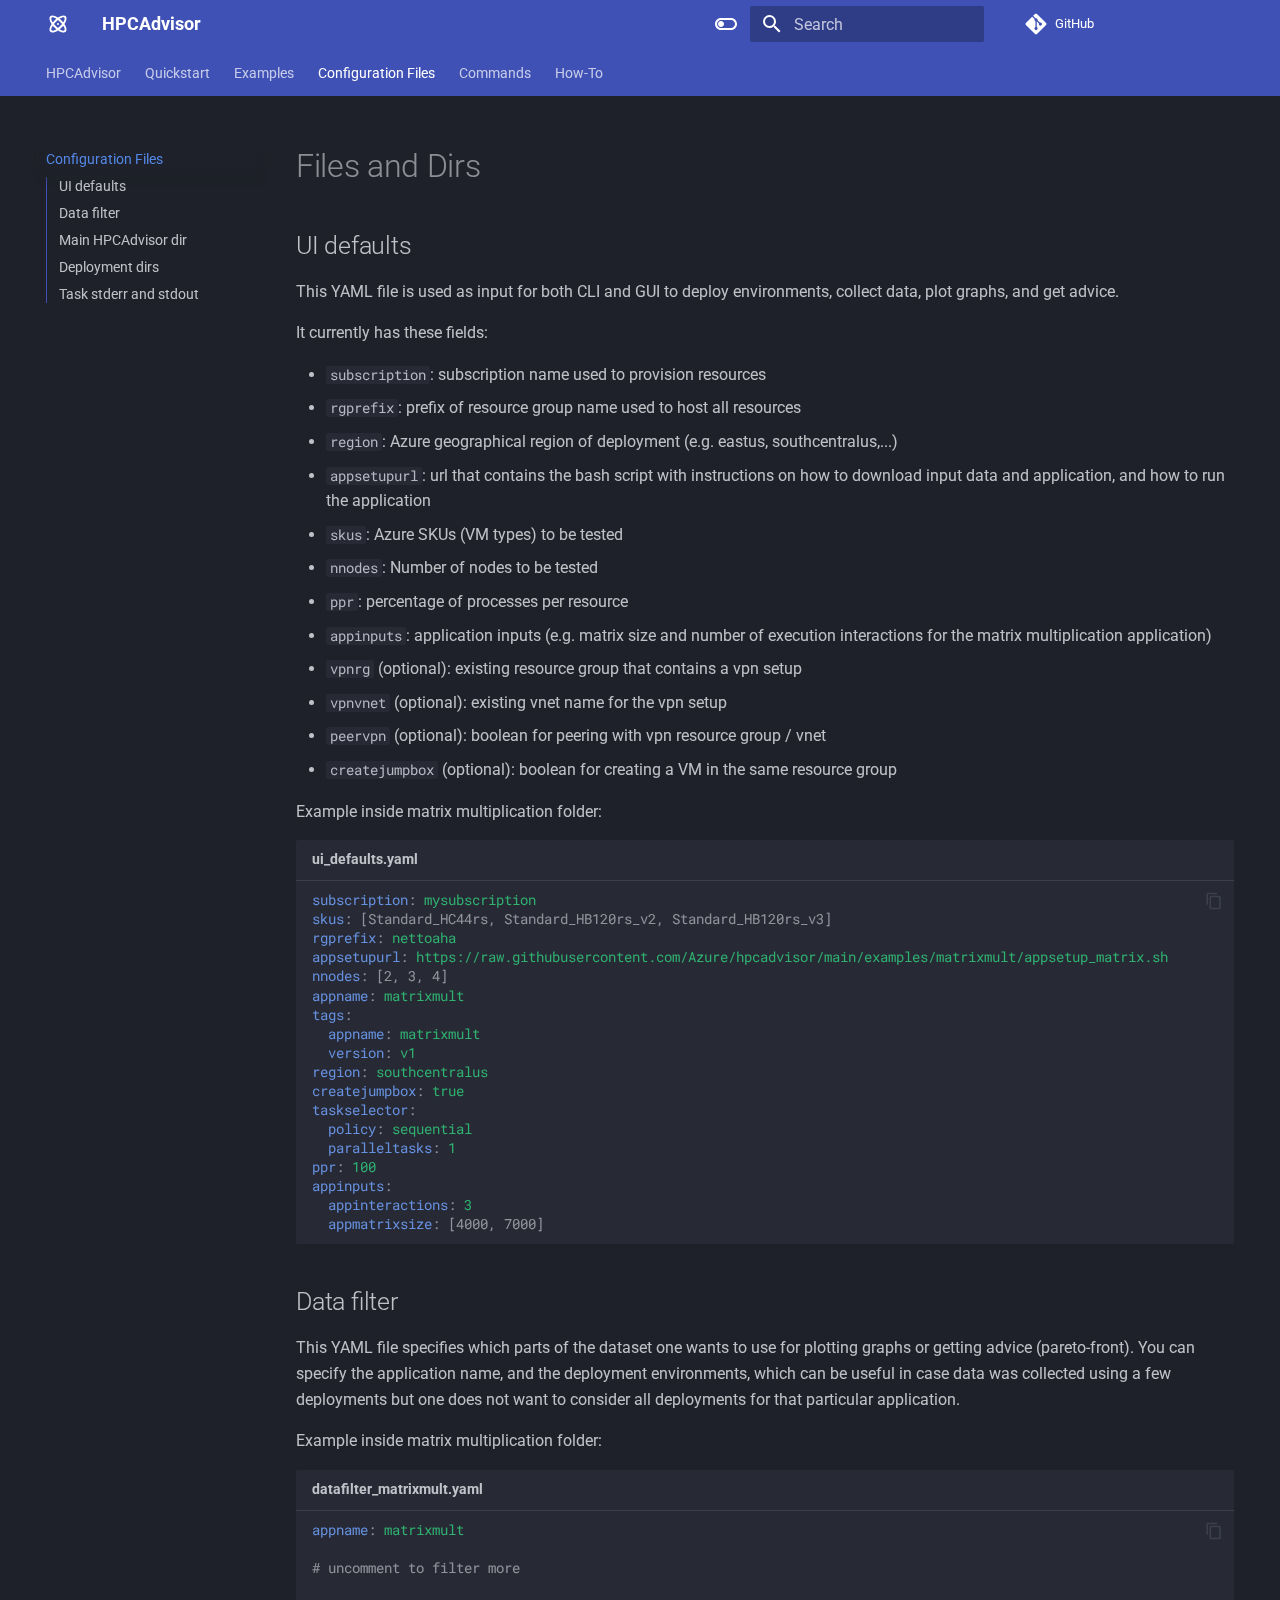
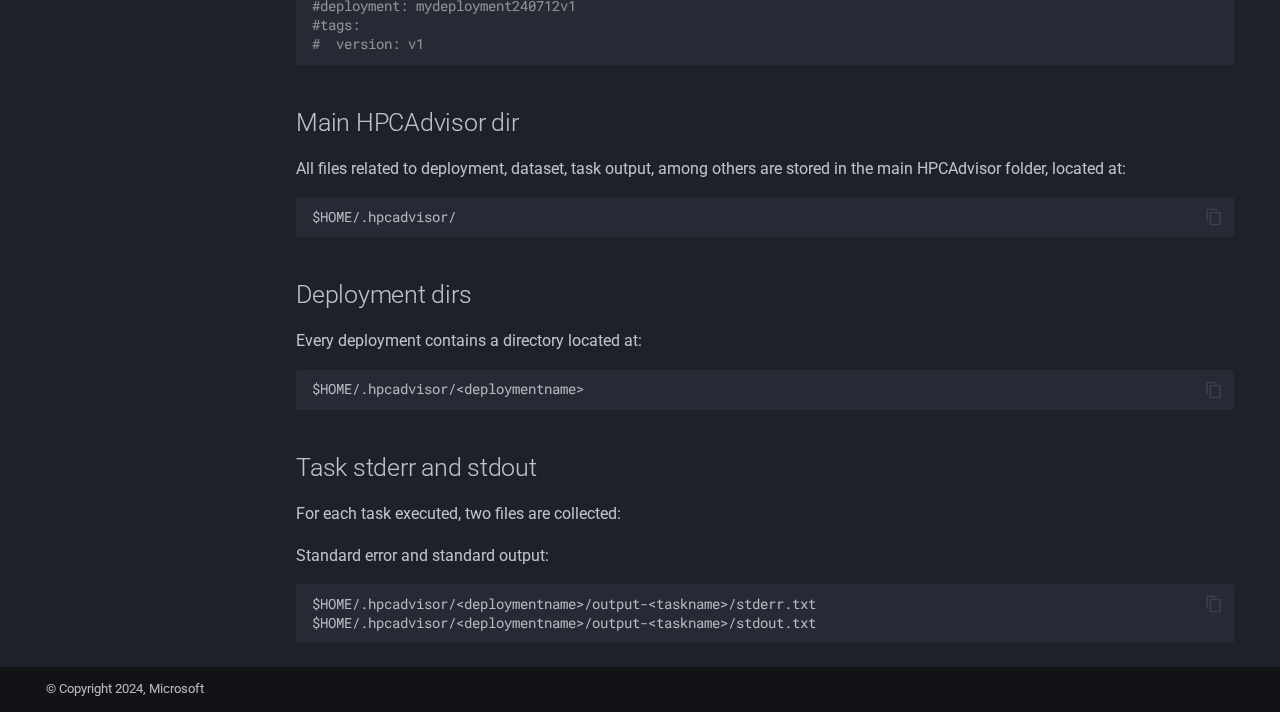
<file: configfiles/index.html>
<!doctype html>
<html lang="en" class="no-js">
  <head>
    
      <meta charset="utf-8">
      <meta name="viewport" content="width=device-width,initial-scale=1">
      
      
      
      
        <link rel="prev" href="../examples/">
      
      
        <link rel="next" href="../commands/">
      
      
      <link rel="icon" href="../assets/images/favicon.png">
      <meta name="generator" content="mkdocs-1.6.1, mkdocs-material-9.6.3">
    
    
      
        <title>Configuration Files - HPCAdvisor</title>
      
    
    
      <link rel="stylesheet" href="../assets/stylesheets/main.d7758b05.min.css">
      
        
        <link rel="stylesheet" href="../assets/stylesheets/palette.06af60db.min.css">
      
      


    
    
      
    
    
      
        
        
        <link rel="preconnect" href="https://fonts.gstatic.com" crossorigin>
        <link rel="stylesheet" href="https://fonts.googleapis.com/css?family=Roboto:300,300i,400,400i,700,700i%7CRoboto+Mono:400,400i,700,700i&display=fallback">
        <style>:root{--md-text-font:"Roboto";--md-code-font:"Roboto Mono"}</style>
      
    
    
    <script>__md_scope=new URL("..",location),__md_hash=e=>[...e].reduce(((e,_)=>(e<<5)-e+_.charCodeAt(0)),0),__md_get=(e,_=localStorage,t=__md_scope)=>JSON.parse(_.getItem(t.pathname+"."+e)),__md_set=(e,_,t=localStorage,a=__md_scope)=>{try{t.setItem(a.pathname+"."+e,JSON.stringify(_))}catch(e){}}</script>
    
      

    
    
    
  </head>
  
  
    
    
      
    
    
    
    
    <body dir="ltr" data-md-color-scheme="slate" data-md-color-primary="indigo" data-md-color-accent="indigo">
  
    
    <input class="md-toggle" data-md-toggle="drawer" type="checkbox" id="__drawer" autocomplete="off">
    <input class="md-toggle" data-md-toggle="search" type="checkbox" id="__search" autocomplete="off">
    <label class="md-overlay" for="__drawer"></label>
    <div data-md-component="skip">
      
        
        <a href="#files-and-dirs" class="md-skip">
          Skip to content
        </a>
      
    </div>
    <div data-md-component="announce">
      
    </div>
    
    
      

<header class="md-header" data-md-component="header">
  <nav class="md-header__inner md-grid" aria-label="Header">
    <a href=".." title="HPCAdvisor" class="md-header__button md-logo" aria-label="HPCAdvisor" data-md-component="logo">
      
  
  <svg xmlns="http://www.w3.org/2000/svg" viewBox="0 0 24 24"><path d="M12 11a1 1 0 0 1 1 1 1 1 0 0 1-1 1 1 1 0 0 1-1-1 1 1 0 0 1 1-1M4.22 4.22C5.65 2.79 8.75 3.43 12 5.56c3.25-2.13 6.35-2.77 7.78-1.34s.79 4.53-1.34 7.78c2.13 3.25 2.77 6.35 1.34 7.78s-4.53.79-7.78-1.34c-3.25 2.13-6.35 2.77-7.78 1.34S3.43 15.25 5.56 12C3.43 8.75 2.79 5.65 4.22 4.22m11.32 4.24c.61.62 1.17 1.25 1.69 1.88 1.38-2.13 1.88-3.96 1.13-4.7-.74-.75-2.57-.25-4.7 1.13.63.52 1.26 1.08 1.88 1.69m-7.08 7.08c-.61-.62-1.17-1.25-1.69-1.88-1.38 2.13-1.88 3.96-1.13 4.7.74.75 2.57.25 4.7-1.13-.63-.52-1.26-1.08-1.88-1.69m-2.82-9.9c-.75.74-.25 2.57 1.13 4.7.52-.63 1.08-1.26 1.69-1.88.62-.61 1.25-1.17 1.88-1.69-2.13-1.38-3.96-1.88-4.7-1.13m4.24 8.48c.7.7 1.42 1.34 2.12 1.91.7-.57 1.42-1.21 2.12-1.91s1.34-1.42 1.91-2.12c-.57-.7-1.21-1.42-1.91-2.12S12.7 8.54 12 7.97c-.7.57-1.42 1.21-2.12 1.91S8.54 11.3 7.97 12c.57.7 1.21 1.42 1.91 2.12m8.48 4.24c.75-.74.25-2.57-1.13-4.7-.52.63-1.08 1.26-1.69 1.88-.62.61-1.25 1.17-1.88 1.69 2.13 1.38 3.96 1.88 4.7 1.13"/></svg>

    </a>
    <label class="md-header__button md-icon" for="__drawer">
      
      <svg xmlns="http://www.w3.org/2000/svg" viewBox="0 0 24 24"><path d="M3 6h18v2H3zm0 5h18v2H3zm0 5h18v2H3z"/></svg>
    </label>
    <div class="md-header__title" data-md-component="header-title">
      <div class="md-header__ellipsis">
        <div class="md-header__topic">
          <span class="md-ellipsis">
            HPCAdvisor
          </span>
        </div>
        <div class="md-header__topic" data-md-component="header-topic">
          <span class="md-ellipsis">
            
              Configuration Files
            
          </span>
        </div>
      </div>
    </div>
    
      
        <form class="md-header__option" data-md-component="palette">
  
    
    
    
    <input class="md-option" data-md-color-media="" data-md-color-scheme="slate" data-md-color-primary="indigo" data-md-color-accent="indigo"  aria-label="Switch to light mode"  type="radio" name="__palette" id="__palette_0">
    
      <label class="md-header__button md-icon" title="Switch to light mode" for="__palette_1" hidden>
        <svg xmlns="http://www.w3.org/2000/svg" viewBox="0 0 24 24"><path d="M17 6H7c-3.31 0-6 2.69-6 6s2.69 6 6 6h10c3.31 0 6-2.69 6-6s-2.69-6-6-6m0 10H7c-2.21 0-4-1.79-4-4s1.79-4 4-4h10c2.21 0 4 1.79 4 4s-1.79 4-4 4M7 9c-1.66 0-3 1.34-3 3s1.34 3 3 3 3-1.34 3-3-1.34-3-3-3"/></svg>
      </label>
    
  
    
    
    
    <input class="md-option" data-md-color-media="" data-md-color-scheme="default" data-md-color-primary="indigo" data-md-color-accent="indigo"  aria-label="Switch to dark mode"  type="radio" name="__palette" id="__palette_1">
    
      <label class="md-header__button md-icon" title="Switch to dark mode" for="__palette_0" hidden>
        <svg xmlns="http://www.w3.org/2000/svg" viewBox="0 0 24 24"><path d="M17 7H7a5 5 0 0 0-5 5 5 5 0 0 0 5 5h10a5 5 0 0 0 5-5 5 5 0 0 0-5-5m0 8a3 3 0 0 1-3-3 3 3 0 0 1 3-3 3 3 0 0 1 3 3 3 3 0 0 1-3 3"/></svg>
      </label>
    
  
</form>
      
    
    
      <script>var palette=__md_get("__palette");if(palette&&palette.color){if("(prefers-color-scheme)"===palette.color.media){var media=matchMedia("(prefers-color-scheme: light)"),input=document.querySelector(media.matches?"[data-md-color-media='(prefers-color-scheme: light)']":"[data-md-color-media='(prefers-color-scheme: dark)']");palette.color.media=input.getAttribute("data-md-color-media"),palette.color.scheme=input.getAttribute("data-md-color-scheme"),palette.color.primary=input.getAttribute("data-md-color-primary"),palette.color.accent=input.getAttribute("data-md-color-accent")}for(var[key,value]of Object.entries(palette.color))document.body.setAttribute("data-md-color-"+key,value)}</script>
    
    
    
      <label class="md-header__button md-icon" for="__search">
        
        <svg xmlns="http://www.w3.org/2000/svg" viewBox="0 0 24 24"><path d="M9.5 3A6.5 6.5 0 0 1 16 9.5c0 1.61-.59 3.09-1.56 4.23l.27.27h.79l5 5-1.5 1.5-5-5v-.79l-.27-.27A6.52 6.52 0 0 1 9.5 16 6.5 6.5 0 0 1 3 9.5 6.5 6.5 0 0 1 9.5 3m0 2C7 5 5 7 5 9.5S7 14 9.5 14 14 12 14 9.5 12 5 9.5 5"/></svg>
      </label>
      <div class="md-search" data-md-component="search" role="dialog">
  <label class="md-search__overlay" for="__search"></label>
  <div class="md-search__inner" role="search">
    <form class="md-search__form" name="search">
      <input type="text" class="md-search__input" name="query" aria-label="Search" placeholder="Search" autocapitalize="off" autocorrect="off" autocomplete="off" spellcheck="false" data-md-component="search-query" required>
      <label class="md-search__icon md-icon" for="__search">
        
        <svg xmlns="http://www.w3.org/2000/svg" viewBox="0 0 24 24"><path d="M9.5 3A6.5 6.5 0 0 1 16 9.5c0 1.61-.59 3.09-1.56 4.23l.27.27h.79l5 5-1.5 1.5-5-5v-.79l-.27-.27A6.52 6.52 0 0 1 9.5 16 6.5 6.5 0 0 1 3 9.5 6.5 6.5 0 0 1 9.5 3m0 2C7 5 5 7 5 9.5S7 14 9.5 14 14 12 14 9.5 12 5 9.5 5"/></svg>
        
        <svg xmlns="http://www.w3.org/2000/svg" viewBox="0 0 24 24"><path d="M20 11v2H8l5.5 5.5-1.42 1.42L4.16 12l7.92-7.92L13.5 5.5 8 11z"/></svg>
      </label>
      <nav class="md-search__options" aria-label="Search">
        
        <button type="reset" class="md-search__icon md-icon" title="Clear" aria-label="Clear" tabindex="-1">
          
          <svg xmlns="http://www.w3.org/2000/svg" viewBox="0 0 24 24"><path d="M19 6.41 17.59 5 12 10.59 6.41 5 5 6.41 10.59 12 5 17.59 6.41 19 12 13.41 17.59 19 19 17.59 13.41 12z"/></svg>
        </button>
      </nav>
      
        <div class="md-search__suggest" data-md-component="search-suggest"></div>
      
    </form>
    <div class="md-search__output">
      <div class="md-search__scrollwrap" tabindex="0" data-md-scrollfix>
        <div class="md-search-result" data-md-component="search-result">
          <div class="md-search-result__meta">
            Initializing search
          </div>
          <ol class="md-search-result__list" role="presentation"></ol>
        </div>
      </div>
    </div>
  </div>
</div>
    
    
      <div class="md-header__source">
        <a href="https://github.com/Azure/hpcadvisor" title="Go to repository" class="md-source" data-md-component="source">
  <div class="md-source__icon md-icon">
    
    <svg xmlns="http://www.w3.org/2000/svg" viewBox="0 0 448 512"><!--! Font Awesome Free 6.7.2 by @fontawesome - https://fontawesome.com License - https://fontawesome.com/license/free (Icons: CC BY 4.0, Fonts: SIL OFL 1.1, Code: MIT License) Copyright 2024 Fonticons, Inc.--><path d="M439.55 236.05 244 40.45a28.87 28.87 0 0 0-40.81 0l-40.66 40.63 51.52 51.52c27.06-9.14 52.68 16.77 43.39 43.68l49.66 49.66c34.23-11.8 61.18 31 35.47 56.69-26.49 26.49-70.21-2.87-56-37.34L240.22 199v121.85c25.3 12.54 22.26 41.85 9.08 55a34.34 34.34 0 0 1-48.55 0c-17.57-17.6-11.07-46.91 11.25-56v-123c-20.8-8.51-24.6-30.74-18.64-45L142.57 101 8.45 235.14a28.86 28.86 0 0 0 0 40.81l195.61 195.6a28.86 28.86 0 0 0 40.8 0l194.69-194.69a28.86 28.86 0 0 0 0-40.81"/></svg>
  </div>
  <div class="md-source__repository">
    GitHub
  </div>
</a>
      </div>
    
  </nav>
  
</header>
    
    <div class="md-container" data-md-component="container">
      
      
        
          
            
<nav class="md-tabs" aria-label="Tabs" data-md-component="tabs">
  <div class="md-grid">
    <ul class="md-tabs__list">
      
        
  
  
  
    <li class="md-tabs__item">
      <a href=".." class="md-tabs__link">
        
  
    
  
  HPCAdvisor

      </a>
    </li>
  

      
        
  
  
  
    <li class="md-tabs__item">
      <a href="../quickstart/" class="md-tabs__link">
        
  
    
  
  Quickstart

      </a>
    </li>
  

      
        
  
  
  
    <li class="md-tabs__item">
      <a href="../examples/" class="md-tabs__link">
        
  
    
  
  Examples

      </a>
    </li>
  

      
        
  
  
    
  
  
    <li class="md-tabs__item md-tabs__item--active">
      <a href="./" class="md-tabs__link">
        
  
    
  
  Configuration Files

      </a>
    </li>
  

      
        
  
  
  
    <li class="md-tabs__item">
      <a href="../commands/" class="md-tabs__link">
        
  
    
  
  Commands

      </a>
    </li>
  

      
        
  
  
  
    <li class="md-tabs__item">
      <a href="../howto/" class="md-tabs__link">
        
  
    
  
  How-To

      </a>
    </li>
  

      
    </ul>
  </div>
</nav>
          
        
      
      <main class="md-main" data-md-component="main">
        <div class="md-main__inner md-grid">
          
            
              
              <div class="md-sidebar md-sidebar--primary" data-md-component="sidebar" data-md-type="navigation" >
                <div class="md-sidebar__scrollwrap">
                  <div class="md-sidebar__inner">
                    


  


  

<nav class="md-nav md-nav--primary md-nav--lifted md-nav--integrated" aria-label="Navigation" data-md-level="0">
  <label class="md-nav__title" for="__drawer">
    <a href=".." title="HPCAdvisor" class="md-nav__button md-logo" aria-label="HPCAdvisor" data-md-component="logo">
      
  
  <svg xmlns="http://www.w3.org/2000/svg" viewBox="0 0 24 24"><path d="M12 11a1 1 0 0 1 1 1 1 1 0 0 1-1 1 1 1 0 0 1-1-1 1 1 0 0 1 1-1M4.22 4.22C5.65 2.79 8.75 3.43 12 5.56c3.25-2.13 6.35-2.77 7.78-1.34s.79 4.53-1.34 7.78c2.13 3.25 2.77 6.35 1.34 7.78s-4.53.79-7.78-1.34c-3.25 2.13-6.35 2.77-7.78 1.34S3.43 15.25 5.56 12C3.43 8.75 2.79 5.65 4.22 4.22m11.32 4.24c.61.62 1.17 1.25 1.69 1.88 1.38-2.13 1.88-3.96 1.13-4.7-.74-.75-2.57-.25-4.7 1.13.63.52 1.26 1.08 1.88 1.69m-7.08 7.08c-.61-.62-1.17-1.25-1.69-1.88-1.38 2.13-1.88 3.96-1.13 4.7.74.75 2.57.25 4.7-1.13-.63-.52-1.26-1.08-1.88-1.69m-2.82-9.9c-.75.74-.25 2.57 1.13 4.7.52-.63 1.08-1.26 1.69-1.88.62-.61 1.25-1.17 1.88-1.69-2.13-1.38-3.96-1.88-4.7-1.13m4.24 8.48c.7.7 1.42 1.34 2.12 1.91.7-.57 1.42-1.21 2.12-1.91s1.34-1.42 1.91-2.12c-.57-.7-1.21-1.42-1.91-2.12S12.7 8.54 12 7.97c-.7.57-1.42 1.21-2.12 1.91S8.54 11.3 7.97 12c.57.7 1.21 1.42 1.91 2.12m8.48 4.24c.75-.74.25-2.57-1.13-4.7-.52.63-1.08 1.26-1.69 1.88-.62.61-1.25 1.17-1.88 1.69 2.13 1.38 3.96 1.88 4.7 1.13"/></svg>

    </a>
    HPCAdvisor
  </label>
  
    <div class="md-nav__source">
      <a href="https://github.com/Azure/hpcadvisor" title="Go to repository" class="md-source" data-md-component="source">
  <div class="md-source__icon md-icon">
    
    <svg xmlns="http://www.w3.org/2000/svg" viewBox="0 0 448 512"><!--! Font Awesome Free 6.7.2 by @fontawesome - https://fontawesome.com License - https://fontawesome.com/license/free (Icons: CC BY 4.0, Fonts: SIL OFL 1.1, Code: MIT License) Copyright 2024 Fonticons, Inc.--><path d="M439.55 236.05 244 40.45a28.87 28.87 0 0 0-40.81 0l-40.66 40.63 51.52 51.52c27.06-9.14 52.68 16.77 43.39 43.68l49.66 49.66c34.23-11.8 61.18 31 35.47 56.69-26.49 26.49-70.21-2.87-56-37.34L240.22 199v121.85c25.3 12.54 22.26 41.85 9.08 55a34.34 34.34 0 0 1-48.55 0c-17.57-17.6-11.07-46.91 11.25-56v-123c-20.8-8.51-24.6-30.74-18.64-45L142.57 101 8.45 235.14a28.86 28.86 0 0 0 0 40.81l195.61 195.6a28.86 28.86 0 0 0 40.8 0l194.69-194.69a28.86 28.86 0 0 0 0-40.81"/></svg>
  </div>
  <div class="md-source__repository">
    GitHub
  </div>
</a>
    </div>
  
  <ul class="md-nav__list" data-md-scrollfix>
    
      
      
  
  
  
  
    <li class="md-nav__item">
      <a href=".." class="md-nav__link">
        
  
  <span class="md-ellipsis">
    HPCAdvisor
    
  </span>
  

      </a>
    </li>
  

    
      
      
  
  
  
  
    <li class="md-nav__item">
      <a href="../quickstart/" class="md-nav__link">
        
  
  <span class="md-ellipsis">
    Quickstart
    
  </span>
  

      </a>
    </li>
  

    
      
      
  
  
  
  
    <li class="md-nav__item">
      <a href="../examples/" class="md-nav__link">
        
  
  <span class="md-ellipsis">
    Examples
    
  </span>
  

      </a>
    </li>
  

    
      
      
  
  
    
  
  
  
    <li class="md-nav__item md-nav__item--active">
      
      <input class="md-nav__toggle md-toggle" type="checkbox" id="__toc">
      
      
        
      
      
        <label class="md-nav__link md-nav__link--active" for="__toc">
          
  
  <span class="md-ellipsis">
    Configuration Files
    
  </span>
  

          <span class="md-nav__icon md-icon"></span>
        </label>
      
      <a href="./" class="md-nav__link md-nav__link--active">
        
  
  <span class="md-ellipsis">
    Configuration Files
    
  </span>
  

      </a>
      
        

<nav class="md-nav md-nav--secondary" aria-label="Table of contents">
  
  
  
    
  
  
    <label class="md-nav__title" for="__toc">
      <span class="md-nav__icon md-icon"></span>
      Table of contents
    </label>
    <ul class="md-nav__list" data-md-component="toc" data-md-scrollfix>
      
        <li class="md-nav__item">
  <a href="#ui-defaults" class="md-nav__link">
    <span class="md-ellipsis">
      UI defaults
    </span>
  </a>
  
</li>
      
        <li class="md-nav__item">
  <a href="#data-filter" class="md-nav__link">
    <span class="md-ellipsis">
      Data filter
    </span>
  </a>
  
</li>
      
        <li class="md-nav__item">
  <a href="#main-hpcadvisor-dir" class="md-nav__link">
    <span class="md-ellipsis">
      Main HPCAdvisor dir
    </span>
  </a>
  
</li>
      
        <li class="md-nav__item">
  <a href="#deployment-dirs" class="md-nav__link">
    <span class="md-ellipsis">
      Deployment dirs
    </span>
  </a>
  
</li>
      
        <li class="md-nav__item">
  <a href="#task-stderr-and-stdout" class="md-nav__link">
    <span class="md-ellipsis">
      Task stderr and stdout
    </span>
  </a>
  
</li>
      
    </ul>
  
</nav>
      
    </li>
  

    
      
      
  
  
  
  
    <li class="md-nav__item">
      <a href="../commands/" class="md-nav__link">
        
  
  <span class="md-ellipsis">
    Commands
    
  </span>
  

      </a>
    </li>
  

    
      
      
  
  
  
  
    <li class="md-nav__item">
      <a href="../howto/" class="md-nav__link">
        
  
  <span class="md-ellipsis">
    How-To
    
  </span>
  

      </a>
    </li>
  

    
  </ul>
</nav>
                  </div>
                </div>
              </div>
            
            
          
          
            <div class="md-content" data-md-component="content">
              <article class="md-content__inner md-typeset">
                
                  


  
  


<h1 id="files-and-dirs">Files and Dirs</h1>
<h2 id="ui-defaults">UI defaults</h2>
<p>This YAML file is used as input for both CLI and GUI to deploy environments,
collect data, plot graphs, and get advice.</p>
<p>It currently has these fields:</p>
<ul>
<li><code>subscription</code>: subscription name used to provision resources</li>
<li><code>rgprefix</code>: prefix of resource group name used to host all resources</li>
<li><code>region</code>: Azure geographical region of deployment (e.g. eastus,
  southcentralus,...)</li>
<li><code>appsetupurl</code>: url that contains the bash script with instructions on how to
  download input data and application, and how to run the application</li>
<li><code>skus</code>: Azure SKUs (VM types) to be tested</li>
<li><code>nnodes</code>: Number of nodes to be tested</li>
<li><code>ppr</code>: percentage of processes per resource</li>
<li><code>appinputs</code>: application inputs (e.g. matrix size and number of execution
  interactions for the matrix multiplication application)</li>
<li><code>vpnrg</code> (optional): existing resource group that contains a vpn setup</li>
<li><code>vpnvnet</code> (optional): existing vnet name for the vpn setup</li>
<li><code>peervpn</code> (optional): boolean for peering with vpn resource group / vnet</li>
<li><code>createjumpbox</code> (optional): boolean for creating a VM in the same resource
group</li>
</ul>
<p>Example inside matrix multiplication folder:</p>
<div class="highlight"><span class="filename">ui_defaults.yaml</span><pre><span></span><code><a id="__codelineno-0-1" name="__codelineno-0-1" href="#__codelineno-0-1"></a><span class="nt">subscription</span><span class="p">:</span><span class="w"> </span><span class="l l-Scalar l-Scalar-Plain">mysubscription</span>
<a id="__codelineno-0-2" name="__codelineno-0-2" href="#__codelineno-0-2"></a><span class="nt">skus</span><span class="p">:</span><span class="w"> </span><span class="p p-Indicator">[</span><span class="nv">Standard_HC44rs</span><span class="p p-Indicator">,</span><span class="w"> </span><span class="nv">Standard_HB120rs_v2</span><span class="p p-Indicator">,</span><span class="w"> </span><span class="nv">Standard_HB120rs_v3</span><span class="p p-Indicator">]</span>
<a id="__codelineno-0-3" name="__codelineno-0-3" href="#__codelineno-0-3"></a><span class="nt">rgprefix</span><span class="p">:</span><span class="w"> </span><span class="l l-Scalar l-Scalar-Plain">nettoaha</span>
<a id="__codelineno-0-4" name="__codelineno-0-4" href="#__codelineno-0-4"></a><span class="nt">appsetupurl</span><span class="p">:</span><span class="w"> </span><span class="l l-Scalar l-Scalar-Plain">https://raw.githubusercontent.com/Azure/hpcadvisor/main/examples/matrixmult/appsetup_matrix.sh</span>
<a id="__codelineno-0-5" name="__codelineno-0-5" href="#__codelineno-0-5"></a><span class="nt">nnodes</span><span class="p">:</span><span class="w"> </span><span class="p p-Indicator">[</span><span class="nv">2</span><span class="p p-Indicator">,</span><span class="w"> </span><span class="nv">3</span><span class="p p-Indicator">,</span><span class="w"> </span><span class="nv">4</span><span class="p p-Indicator">]</span>
<a id="__codelineno-0-6" name="__codelineno-0-6" href="#__codelineno-0-6"></a><span class="nt">appname</span><span class="p">:</span><span class="w"> </span><span class="l l-Scalar l-Scalar-Plain">matrixmult</span>
<a id="__codelineno-0-7" name="__codelineno-0-7" href="#__codelineno-0-7"></a><span class="nt">tags</span><span class="p">:</span>
<a id="__codelineno-0-8" name="__codelineno-0-8" href="#__codelineno-0-8"></a><span class="w">  </span><span class="nt">appname</span><span class="p">:</span><span class="w"> </span><span class="l l-Scalar l-Scalar-Plain">matrixmult</span>
<a id="__codelineno-0-9" name="__codelineno-0-9" href="#__codelineno-0-9"></a><span class="w">  </span><span class="nt">version</span><span class="p">:</span><span class="w"> </span><span class="l l-Scalar l-Scalar-Plain">v1</span>
<a id="__codelineno-0-10" name="__codelineno-0-10" href="#__codelineno-0-10"></a><span class="nt">region</span><span class="p">:</span><span class="w"> </span><span class="l l-Scalar l-Scalar-Plain">southcentralus</span>
<a id="__codelineno-0-11" name="__codelineno-0-11" href="#__codelineno-0-11"></a><span class="nt">createjumpbox</span><span class="p">:</span><span class="w"> </span><span class="l l-Scalar l-Scalar-Plain">true</span>
<a id="__codelineno-0-12" name="__codelineno-0-12" href="#__codelineno-0-12"></a><span class="nt">taskselector</span><span class="p">:</span>
<a id="__codelineno-0-13" name="__codelineno-0-13" href="#__codelineno-0-13"></a><span class="w">  </span><span class="nt">policy</span><span class="p">:</span><span class="w"> </span><span class="l l-Scalar l-Scalar-Plain">sequential</span>
<a id="__codelineno-0-14" name="__codelineno-0-14" href="#__codelineno-0-14"></a><span class="w">  </span><span class="nt">paralleltasks</span><span class="p">:</span><span class="w"> </span><span class="l l-Scalar l-Scalar-Plain">1</span>
<a id="__codelineno-0-15" name="__codelineno-0-15" href="#__codelineno-0-15"></a><span class="nt">ppr</span><span class="p">:</span><span class="w"> </span><span class="l l-Scalar l-Scalar-Plain">100</span>
<a id="__codelineno-0-16" name="__codelineno-0-16" href="#__codelineno-0-16"></a><span class="nt">appinputs</span><span class="p">:</span>
<a id="__codelineno-0-17" name="__codelineno-0-17" href="#__codelineno-0-17"></a><span class="w">  </span><span class="nt">appinteractions</span><span class="p">:</span><span class="w"> </span><span class="l l-Scalar l-Scalar-Plain">3</span>
<a id="__codelineno-0-18" name="__codelineno-0-18" href="#__codelineno-0-18"></a><span class="w">  </span><span class="nt">appmatrixsize</span><span class="p">:</span><span class="w"> </span><span class="p p-Indicator">[</span><span class="nv">4000</span><span class="p p-Indicator">,</span><span class="w"> </span><span class="nv">7000</span><span class="p p-Indicator">]</span>
</code></pre></div>
<h2 id="data-filter">Data filter</h2>
<p>This YAML file specifies which parts of the dataset one wants to use for plotting
graphs or getting advice (pareto-front). You can specify the
application name, and the deployment environments, which can be useful in case
data was collected using a few deployments but one does not want to consider all
deployments for that particular application.</p>
<p>Example inside matrix multiplication folder:</p>
<div class="highlight"><span class="filename">datafilter_matrixmult.yaml</span><pre><span></span><code><a id="__codelineno-1-1" name="__codelineno-1-1" href="#__codelineno-1-1"></a><span class="nt">appname</span><span class="p">:</span><span class="w"> </span><span class="l l-Scalar l-Scalar-Plain">matrixmult</span>
<a id="__codelineno-1-2" name="__codelineno-1-2" href="#__codelineno-1-2"></a>
<a id="__codelineno-1-3" name="__codelineno-1-3" href="#__codelineno-1-3"></a><span class="c1"># uncomment to filter more</span>
<a id="__codelineno-1-4" name="__codelineno-1-4" href="#__codelineno-1-4"></a>
<a id="__codelineno-1-5" name="__codelineno-1-5" href="#__codelineno-1-5"></a><span class="c1">#deployment: mydeployment240712v1</span>
<a id="__codelineno-1-6" name="__codelineno-1-6" href="#__codelineno-1-6"></a><span class="c1">#tags:</span>
<a id="__codelineno-1-7" name="__codelineno-1-7" href="#__codelineno-1-7"></a><span class="c1">#  version: v1</span>
</code></pre></div>
<h2 id="main-hpcadvisor-dir">Main HPCAdvisor dir</h2>
<p>All files related to deployment, dataset, task output, among others are stored
in the main HPCAdvisor folder, located at:</p>
<div class="highlight"><pre><span></span><code><a id="__codelineno-2-1" name="__codelineno-2-1" href="#__codelineno-2-1"></a>$HOME/.hpcadvisor/
</code></pre></div>
<h2 id="deployment-dirs">Deployment dirs</h2>
<p>Every deployment contains a directory located at:</p>
<div class="highlight"><pre><span></span><code><a id="__codelineno-3-1" name="__codelineno-3-1" href="#__codelineno-3-1"></a>$HOME/.hpcadvisor/&lt;deploymentname&gt;
</code></pre></div>
<h2 id="task-stderr-and-stdout">Task stderr and stdout</h2>
<p>For each task executed, two files are collected:</p>
<p>Standard error and standard output:</p>
<div class="highlight"><pre><span></span><code><a id="__codelineno-4-1" name="__codelineno-4-1" href="#__codelineno-4-1"></a>$HOME/.hpcadvisor/&lt;deploymentname&gt;/output-&lt;taskname&gt;/stderr.txt
<a id="__codelineno-4-2" name="__codelineno-4-2" href="#__codelineno-4-2"></a>$HOME/.hpcadvisor/&lt;deploymentname&gt;/output-&lt;taskname&gt;/stdout.txt
</code></pre></div>












                
              </article>
            </div>
          
          
  <script>var tabs=__md_get("__tabs");if(Array.isArray(tabs))e:for(var set of document.querySelectorAll(".tabbed-set")){var labels=set.querySelector(".tabbed-labels");for(var tab of tabs)for(var label of labels.getElementsByTagName("label"))if(label.innerText.trim()===tab){var input=document.getElementById(label.htmlFor);input.checked=!0;continue e}}</script>

<script>var target=document.getElementById(location.hash.slice(1));target&&target.name&&(target.checked=target.name.startsWith("__tabbed_"))</script>
        </div>
        
          <button type="button" class="md-top md-icon" data-md-component="top" hidden>
  
  <svg xmlns="http://www.w3.org/2000/svg" viewBox="0 0 24 24"><path d="M13 20h-2V8l-5.5 5.5-1.42-1.42L12 4.16l7.92 7.92-1.42 1.42L13 8z"/></svg>
  Back to top
</button>
        
      </main>
      
        <footer class="md-footer">
  
  <div class="md-footer-meta md-typeset">
    <div class="md-footer-meta__inner md-grid">
      <div class="md-copyright">
  
    <div class="md-copyright__highlight">
      &copy; Copyright 2024, Microsoft

    </div>
  
  
</div>
      
    </div>
  </div>
</footer>
      
    </div>
    <div class="md-dialog" data-md-component="dialog">
      <div class="md-dialog__inner md-typeset"></div>
    </div>
    
    
    <script id="__config" type="application/json">{"base": "..", "features": ["navigation.tabs", "navigation.sections", "toc.integrate", "navigation.top", "search.suggest", "search.highlight", "content.tabs.link", "content.code.annotation", "content.code.copy"], "search": "../assets/javascripts/workers/search.f8cc74c7.min.js", "translations": {"clipboard.copied": "Copied to clipboard", "clipboard.copy": "Copy to clipboard", "search.result.more.one": "1 more on this page", "search.result.more.other": "# more on this page", "search.result.none": "No matching documents", "search.result.one": "1 matching document", "search.result.other": "# matching documents", "search.result.placeholder": "Type to start searching", "search.result.term.missing": "Missing", "select.version": "Select version"}}</script>
    
    
      <script src="../assets/javascripts/bundle.f1b6f286.min.js"></script>
      
    
  </body>
</html>
</file>
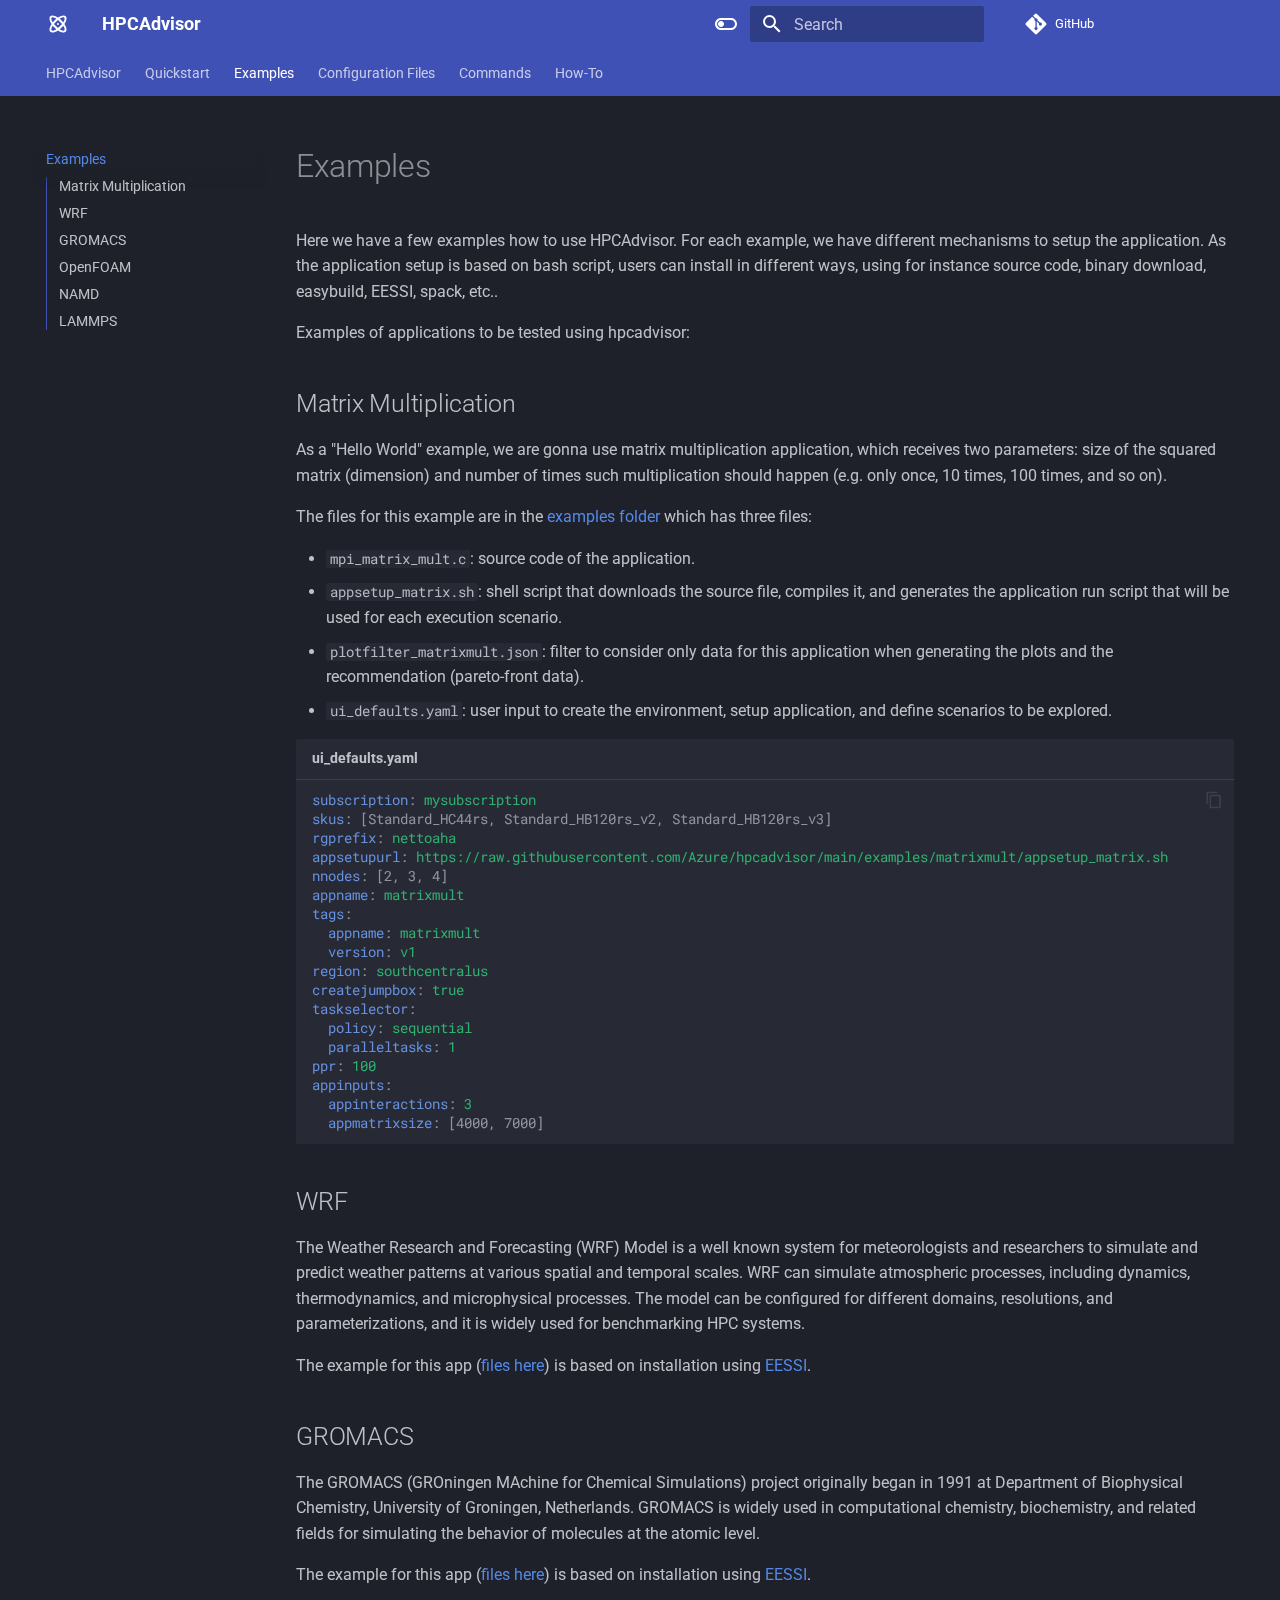
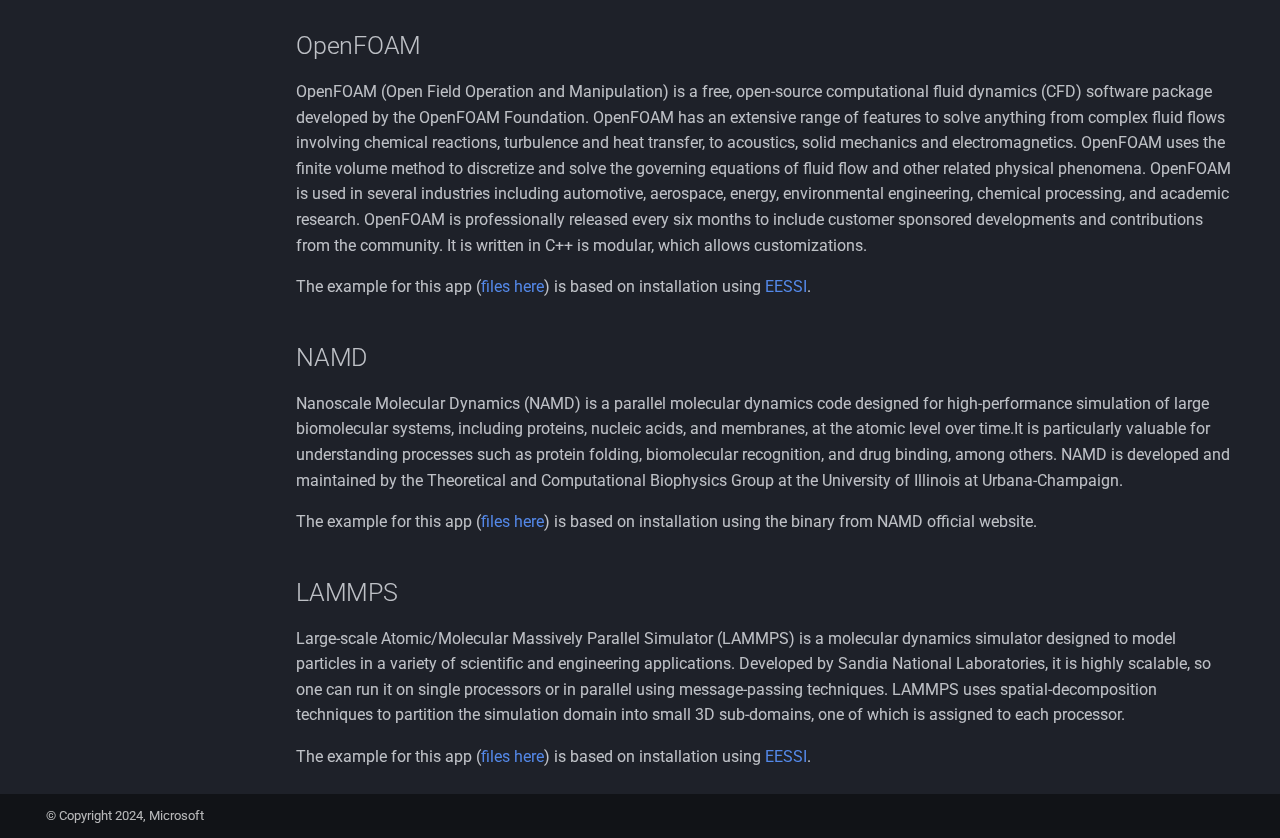
<file: examples/index.html>
<!doctype html>
<html lang="en" class="no-js">
  <head>
    
      <meta charset="utf-8">
      <meta name="viewport" content="width=device-width,initial-scale=1">
      
      
      
      
        <link rel="prev" href="../quickstart/">
      
      
        <link rel="next" href="../configfiles/">
      
      
      <link rel="icon" href="../assets/images/favicon.png">
      <meta name="generator" content="mkdocs-1.6.1, mkdocs-material-9.6.3">
    
    
      
        <title>Examples - HPCAdvisor</title>
      
    
    
      <link rel="stylesheet" href="../assets/stylesheets/main.d7758b05.min.css">
      
        
        <link rel="stylesheet" href="../assets/stylesheets/palette.06af60db.min.css">
      
      


    
    
      
    
    
      
        
        
        <link rel="preconnect" href="https://fonts.gstatic.com" crossorigin>
        <link rel="stylesheet" href="https://fonts.googleapis.com/css?family=Roboto:300,300i,400,400i,700,700i%7CRoboto+Mono:400,400i,700,700i&display=fallback">
        <style>:root{--md-text-font:"Roboto";--md-code-font:"Roboto Mono"}</style>
      
    
    
    <script>__md_scope=new URL("..",location),__md_hash=e=>[...e].reduce(((e,_)=>(e<<5)-e+_.charCodeAt(0)),0),__md_get=(e,_=localStorage,t=__md_scope)=>JSON.parse(_.getItem(t.pathname+"."+e)),__md_set=(e,_,t=localStorage,a=__md_scope)=>{try{t.setItem(a.pathname+"."+e,JSON.stringify(_))}catch(e){}}</script>
    
      

    
    
    
  </head>
  
  
    
    
      
    
    
    
    
    <body dir="ltr" data-md-color-scheme="slate" data-md-color-primary="indigo" data-md-color-accent="indigo">
  
    
    <input class="md-toggle" data-md-toggle="drawer" type="checkbox" id="__drawer" autocomplete="off">
    <input class="md-toggle" data-md-toggle="search" type="checkbox" id="__search" autocomplete="off">
    <label class="md-overlay" for="__drawer"></label>
    <div data-md-component="skip">
      
        
        <a href="#examples" class="md-skip">
          Skip to content
        </a>
      
    </div>
    <div data-md-component="announce">
      
    </div>
    
    
      

<header class="md-header" data-md-component="header">
  <nav class="md-header__inner md-grid" aria-label="Header">
    <a href=".." title="HPCAdvisor" class="md-header__button md-logo" aria-label="HPCAdvisor" data-md-component="logo">
      
  
  <svg xmlns="http://www.w3.org/2000/svg" viewBox="0 0 24 24"><path d="M12 11a1 1 0 0 1 1 1 1 1 0 0 1-1 1 1 1 0 0 1-1-1 1 1 0 0 1 1-1M4.22 4.22C5.65 2.79 8.75 3.43 12 5.56c3.25-2.13 6.35-2.77 7.78-1.34s.79 4.53-1.34 7.78c2.13 3.25 2.77 6.35 1.34 7.78s-4.53.79-7.78-1.34c-3.25 2.13-6.35 2.77-7.78 1.34S3.43 15.25 5.56 12C3.43 8.75 2.79 5.65 4.22 4.22m11.32 4.24c.61.62 1.17 1.25 1.69 1.88 1.38-2.13 1.88-3.96 1.13-4.7-.74-.75-2.57-.25-4.7 1.13.63.52 1.26 1.08 1.88 1.69m-7.08 7.08c-.61-.62-1.17-1.25-1.69-1.88-1.38 2.13-1.88 3.96-1.13 4.7.74.75 2.57.25 4.7-1.13-.63-.52-1.26-1.08-1.88-1.69m-2.82-9.9c-.75.74-.25 2.57 1.13 4.7.52-.63 1.08-1.26 1.69-1.88.62-.61 1.25-1.17 1.88-1.69-2.13-1.38-3.96-1.88-4.7-1.13m4.24 8.48c.7.7 1.42 1.34 2.12 1.91.7-.57 1.42-1.21 2.12-1.91s1.34-1.42 1.91-2.12c-.57-.7-1.21-1.42-1.91-2.12S12.7 8.54 12 7.97c-.7.57-1.42 1.21-2.12 1.91S8.54 11.3 7.97 12c.57.7 1.21 1.42 1.91 2.12m8.48 4.24c.75-.74.25-2.57-1.13-4.7-.52.63-1.08 1.26-1.69 1.88-.62.61-1.25 1.17-1.88 1.69 2.13 1.38 3.96 1.88 4.7 1.13"/></svg>

    </a>
    <label class="md-header__button md-icon" for="__drawer">
      
      <svg xmlns="http://www.w3.org/2000/svg" viewBox="0 0 24 24"><path d="M3 6h18v2H3zm0 5h18v2H3zm0 5h18v2H3z"/></svg>
    </label>
    <div class="md-header__title" data-md-component="header-title">
      <div class="md-header__ellipsis">
        <div class="md-header__topic">
          <span class="md-ellipsis">
            HPCAdvisor
          </span>
        </div>
        <div class="md-header__topic" data-md-component="header-topic">
          <span class="md-ellipsis">
            
              Examples
            
          </span>
        </div>
      </div>
    </div>
    
      
        <form class="md-header__option" data-md-component="palette">
  
    
    
    
    <input class="md-option" data-md-color-media="" data-md-color-scheme="slate" data-md-color-primary="indigo" data-md-color-accent="indigo"  aria-label="Switch to light mode"  type="radio" name="__palette" id="__palette_0">
    
      <label class="md-header__button md-icon" title="Switch to light mode" for="__palette_1" hidden>
        <svg xmlns="http://www.w3.org/2000/svg" viewBox="0 0 24 24"><path d="M17 6H7c-3.31 0-6 2.69-6 6s2.69 6 6 6h10c3.31 0 6-2.69 6-6s-2.69-6-6-6m0 10H7c-2.21 0-4-1.79-4-4s1.79-4 4-4h10c2.21 0 4 1.79 4 4s-1.79 4-4 4M7 9c-1.66 0-3 1.34-3 3s1.34 3 3 3 3-1.34 3-3-1.34-3-3-3"/></svg>
      </label>
    
  
    
    
    
    <input class="md-option" data-md-color-media="" data-md-color-scheme="default" data-md-color-primary="indigo" data-md-color-accent="indigo"  aria-label="Switch to dark mode"  type="radio" name="__palette" id="__palette_1">
    
      <label class="md-header__button md-icon" title="Switch to dark mode" for="__palette_0" hidden>
        <svg xmlns="http://www.w3.org/2000/svg" viewBox="0 0 24 24"><path d="M17 7H7a5 5 0 0 0-5 5 5 5 0 0 0 5 5h10a5 5 0 0 0 5-5 5 5 0 0 0-5-5m0 8a3 3 0 0 1-3-3 3 3 0 0 1 3-3 3 3 0 0 1 3 3 3 3 0 0 1-3 3"/></svg>
      </label>
    
  
</form>
      
    
    
      <script>var palette=__md_get("__palette");if(palette&&palette.color){if("(prefers-color-scheme)"===palette.color.media){var media=matchMedia("(prefers-color-scheme: light)"),input=document.querySelector(media.matches?"[data-md-color-media='(prefers-color-scheme: light)']":"[data-md-color-media='(prefers-color-scheme: dark)']");palette.color.media=input.getAttribute("data-md-color-media"),palette.color.scheme=input.getAttribute("data-md-color-scheme"),palette.color.primary=input.getAttribute("data-md-color-primary"),palette.color.accent=input.getAttribute("data-md-color-accent")}for(var[key,value]of Object.entries(palette.color))document.body.setAttribute("data-md-color-"+key,value)}</script>
    
    
    
      <label class="md-header__button md-icon" for="__search">
        
        <svg xmlns="http://www.w3.org/2000/svg" viewBox="0 0 24 24"><path d="M9.5 3A6.5 6.5 0 0 1 16 9.5c0 1.61-.59 3.09-1.56 4.23l.27.27h.79l5 5-1.5 1.5-5-5v-.79l-.27-.27A6.52 6.52 0 0 1 9.5 16 6.5 6.5 0 0 1 3 9.5 6.5 6.5 0 0 1 9.5 3m0 2C7 5 5 7 5 9.5S7 14 9.5 14 14 12 14 9.5 12 5 9.5 5"/></svg>
      </label>
      <div class="md-search" data-md-component="search" role="dialog">
  <label class="md-search__overlay" for="__search"></label>
  <div class="md-search__inner" role="search">
    <form class="md-search__form" name="search">
      <input type="text" class="md-search__input" name="query" aria-label="Search" placeholder="Search" autocapitalize="off" autocorrect="off" autocomplete="off" spellcheck="false" data-md-component="search-query" required>
      <label class="md-search__icon md-icon" for="__search">
        
        <svg xmlns="http://www.w3.org/2000/svg" viewBox="0 0 24 24"><path d="M9.5 3A6.5 6.5 0 0 1 16 9.5c0 1.61-.59 3.09-1.56 4.23l.27.27h.79l5 5-1.5 1.5-5-5v-.79l-.27-.27A6.52 6.52 0 0 1 9.5 16 6.5 6.5 0 0 1 3 9.5 6.5 6.5 0 0 1 9.5 3m0 2C7 5 5 7 5 9.5S7 14 9.5 14 14 12 14 9.5 12 5 9.5 5"/></svg>
        
        <svg xmlns="http://www.w3.org/2000/svg" viewBox="0 0 24 24"><path d="M20 11v2H8l5.5 5.5-1.42 1.42L4.16 12l7.92-7.92L13.5 5.5 8 11z"/></svg>
      </label>
      <nav class="md-search__options" aria-label="Search">
        
        <button type="reset" class="md-search__icon md-icon" title="Clear" aria-label="Clear" tabindex="-1">
          
          <svg xmlns="http://www.w3.org/2000/svg" viewBox="0 0 24 24"><path d="M19 6.41 17.59 5 12 10.59 6.41 5 5 6.41 10.59 12 5 17.59 6.41 19 12 13.41 17.59 19 19 17.59 13.41 12z"/></svg>
        </button>
      </nav>
      
        <div class="md-search__suggest" data-md-component="search-suggest"></div>
      
    </form>
    <div class="md-search__output">
      <div class="md-search__scrollwrap" tabindex="0" data-md-scrollfix>
        <div class="md-search-result" data-md-component="search-result">
          <div class="md-search-result__meta">
            Initializing search
          </div>
          <ol class="md-search-result__list" role="presentation"></ol>
        </div>
      </div>
    </div>
  </div>
</div>
    
    
      <div class="md-header__source">
        <a href="https://github.com/Azure/hpcadvisor" title="Go to repository" class="md-source" data-md-component="source">
  <div class="md-source__icon md-icon">
    
    <svg xmlns="http://www.w3.org/2000/svg" viewBox="0 0 448 512"><!--! Font Awesome Free 6.7.2 by @fontawesome - https://fontawesome.com License - https://fontawesome.com/license/free (Icons: CC BY 4.0, Fonts: SIL OFL 1.1, Code: MIT License) Copyright 2024 Fonticons, Inc.--><path d="M439.55 236.05 244 40.45a28.87 28.87 0 0 0-40.81 0l-40.66 40.63 51.52 51.52c27.06-9.14 52.68 16.77 43.39 43.68l49.66 49.66c34.23-11.8 61.18 31 35.47 56.69-26.49 26.49-70.21-2.87-56-37.34L240.22 199v121.85c25.3 12.54 22.26 41.85 9.08 55a34.34 34.34 0 0 1-48.55 0c-17.57-17.6-11.07-46.91 11.25-56v-123c-20.8-8.51-24.6-30.74-18.64-45L142.57 101 8.45 235.14a28.86 28.86 0 0 0 0 40.81l195.61 195.6a28.86 28.86 0 0 0 40.8 0l194.69-194.69a28.86 28.86 0 0 0 0-40.81"/></svg>
  </div>
  <div class="md-source__repository">
    GitHub
  </div>
</a>
      </div>
    
  </nav>
  
</header>
    
    <div class="md-container" data-md-component="container">
      
      
        
          
            
<nav class="md-tabs" aria-label="Tabs" data-md-component="tabs">
  <div class="md-grid">
    <ul class="md-tabs__list">
      
        
  
  
  
    <li class="md-tabs__item">
      <a href=".." class="md-tabs__link">
        
  
    
  
  HPCAdvisor

      </a>
    </li>
  

      
        
  
  
  
    <li class="md-tabs__item">
      <a href="../quickstart/" class="md-tabs__link">
        
  
    
  
  Quickstart

      </a>
    </li>
  

      
        
  
  
    
  
  
    <li class="md-tabs__item md-tabs__item--active">
      <a href="./" class="md-tabs__link">
        
  
    
  
  Examples

      </a>
    </li>
  

      
        
  
  
  
    <li class="md-tabs__item">
      <a href="../configfiles/" class="md-tabs__link">
        
  
    
  
  Configuration Files

      </a>
    </li>
  

      
        
  
  
  
    <li class="md-tabs__item">
      <a href="../commands/" class="md-tabs__link">
        
  
    
  
  Commands

      </a>
    </li>
  

      
        
  
  
  
    <li class="md-tabs__item">
      <a href="../howto/" class="md-tabs__link">
        
  
    
  
  How-To

      </a>
    </li>
  

      
    </ul>
  </div>
</nav>
          
        
      
      <main class="md-main" data-md-component="main">
        <div class="md-main__inner md-grid">
          
            
              
              <div class="md-sidebar md-sidebar--primary" data-md-component="sidebar" data-md-type="navigation" >
                <div class="md-sidebar__scrollwrap">
                  <div class="md-sidebar__inner">
                    


  


  

<nav class="md-nav md-nav--primary md-nav--lifted md-nav--integrated" aria-label="Navigation" data-md-level="0">
  <label class="md-nav__title" for="__drawer">
    <a href=".." title="HPCAdvisor" class="md-nav__button md-logo" aria-label="HPCAdvisor" data-md-component="logo">
      
  
  <svg xmlns="http://www.w3.org/2000/svg" viewBox="0 0 24 24"><path d="M12 11a1 1 0 0 1 1 1 1 1 0 0 1-1 1 1 1 0 0 1-1-1 1 1 0 0 1 1-1M4.22 4.22C5.65 2.79 8.75 3.43 12 5.56c3.25-2.13 6.35-2.77 7.78-1.34s.79 4.53-1.34 7.78c2.13 3.25 2.77 6.35 1.34 7.78s-4.53.79-7.78-1.34c-3.25 2.13-6.35 2.77-7.78 1.34S3.43 15.25 5.56 12C3.43 8.75 2.79 5.65 4.22 4.22m11.32 4.24c.61.62 1.17 1.25 1.69 1.88 1.38-2.13 1.88-3.96 1.13-4.7-.74-.75-2.57-.25-4.7 1.13.63.52 1.26 1.08 1.88 1.69m-7.08 7.08c-.61-.62-1.17-1.25-1.69-1.88-1.38 2.13-1.88 3.96-1.13 4.7.74.75 2.57.25 4.7-1.13-.63-.52-1.26-1.08-1.88-1.69m-2.82-9.9c-.75.74-.25 2.57 1.13 4.7.52-.63 1.08-1.26 1.69-1.88.62-.61 1.25-1.17 1.88-1.69-2.13-1.38-3.96-1.88-4.7-1.13m4.24 8.48c.7.7 1.42 1.34 2.12 1.91.7-.57 1.42-1.21 2.12-1.91s1.34-1.42 1.91-2.12c-.57-.7-1.21-1.42-1.91-2.12S12.7 8.54 12 7.97c-.7.57-1.42 1.21-2.12 1.91S8.54 11.3 7.97 12c.57.7 1.21 1.42 1.91 2.12m8.48 4.24c.75-.74.25-2.57-1.13-4.7-.52.63-1.08 1.26-1.69 1.88-.62.61-1.25 1.17-1.88 1.69 2.13 1.38 3.96 1.88 4.7 1.13"/></svg>

    </a>
    HPCAdvisor
  </label>
  
    <div class="md-nav__source">
      <a href="https://github.com/Azure/hpcadvisor" title="Go to repository" class="md-source" data-md-component="source">
  <div class="md-source__icon md-icon">
    
    <svg xmlns="http://www.w3.org/2000/svg" viewBox="0 0 448 512"><!--! Font Awesome Free 6.7.2 by @fontawesome - https://fontawesome.com License - https://fontawesome.com/license/free (Icons: CC BY 4.0, Fonts: SIL OFL 1.1, Code: MIT License) Copyright 2024 Fonticons, Inc.--><path d="M439.55 236.05 244 40.45a28.87 28.87 0 0 0-40.81 0l-40.66 40.63 51.52 51.52c27.06-9.14 52.68 16.77 43.39 43.68l49.66 49.66c34.23-11.8 61.18 31 35.47 56.69-26.49 26.49-70.21-2.87-56-37.34L240.22 199v121.85c25.3 12.54 22.26 41.85 9.08 55a34.34 34.34 0 0 1-48.55 0c-17.57-17.6-11.07-46.91 11.25-56v-123c-20.8-8.51-24.6-30.74-18.64-45L142.57 101 8.45 235.14a28.86 28.86 0 0 0 0 40.81l195.61 195.6a28.86 28.86 0 0 0 40.8 0l194.69-194.69a28.86 28.86 0 0 0 0-40.81"/></svg>
  </div>
  <div class="md-source__repository">
    GitHub
  </div>
</a>
    </div>
  
  <ul class="md-nav__list" data-md-scrollfix>
    
      
      
  
  
  
  
    <li class="md-nav__item">
      <a href=".." class="md-nav__link">
        
  
  <span class="md-ellipsis">
    HPCAdvisor
    
  </span>
  

      </a>
    </li>
  

    
      
      
  
  
  
  
    <li class="md-nav__item">
      <a href="../quickstart/" class="md-nav__link">
        
  
  <span class="md-ellipsis">
    Quickstart
    
  </span>
  

      </a>
    </li>
  

    
      
      
  
  
    
  
  
  
    <li class="md-nav__item md-nav__item--active">
      
      <input class="md-nav__toggle md-toggle" type="checkbox" id="__toc">
      
      
        
      
      
        <label class="md-nav__link md-nav__link--active" for="__toc">
          
  
  <span class="md-ellipsis">
    Examples
    
  </span>
  

          <span class="md-nav__icon md-icon"></span>
        </label>
      
      <a href="./" class="md-nav__link md-nav__link--active">
        
  
  <span class="md-ellipsis">
    Examples
    
  </span>
  

      </a>
      
        

<nav class="md-nav md-nav--secondary" aria-label="Table of contents">
  
  
  
    
  
  
    <label class="md-nav__title" for="__toc">
      <span class="md-nav__icon md-icon"></span>
      Table of contents
    </label>
    <ul class="md-nav__list" data-md-component="toc" data-md-scrollfix>
      
        <li class="md-nav__item">
  <a href="#matrix-multiplication" class="md-nav__link">
    <span class="md-ellipsis">
      Matrix Multiplication
    </span>
  </a>
  
</li>
      
        <li class="md-nav__item">
  <a href="#wrf" class="md-nav__link">
    <span class="md-ellipsis">
      WRF
    </span>
  </a>
  
</li>
      
        <li class="md-nav__item">
  <a href="#gromacs" class="md-nav__link">
    <span class="md-ellipsis">
      GROMACS
    </span>
  </a>
  
</li>
      
        <li class="md-nav__item">
  <a href="#openfoam" class="md-nav__link">
    <span class="md-ellipsis">
      OpenFOAM
    </span>
  </a>
  
</li>
      
        <li class="md-nav__item">
  <a href="#namd" class="md-nav__link">
    <span class="md-ellipsis">
      NAMD
    </span>
  </a>
  
</li>
      
        <li class="md-nav__item">
  <a href="#lammps" class="md-nav__link">
    <span class="md-ellipsis">
      LAMMPS
    </span>
  </a>
  
</li>
      
    </ul>
  
</nav>
      
    </li>
  

    
      
      
  
  
  
  
    <li class="md-nav__item">
      <a href="../configfiles/" class="md-nav__link">
        
  
  <span class="md-ellipsis">
    Configuration Files
    
  </span>
  

      </a>
    </li>
  

    
      
      
  
  
  
  
    <li class="md-nav__item">
      <a href="../commands/" class="md-nav__link">
        
  
  <span class="md-ellipsis">
    Commands
    
  </span>
  

      </a>
    </li>
  

    
      
      
  
  
  
  
    <li class="md-nav__item">
      <a href="../howto/" class="md-nav__link">
        
  
  <span class="md-ellipsis">
    How-To
    
  </span>
  

      </a>
    </li>
  

    
  </ul>
</nav>
                  </div>
                </div>
              </div>
            
            
          
          
            <div class="md-content" data-md-component="content">
              <article class="md-content__inner md-typeset">
                
                  


  
  


<h1 id="examples">Examples</h1>
<p>Here we have a few examples how to use HPCAdvisor. For each example, we have
different mechanisms to setup the application. As the application setup is based
on bash script, users can install in different ways, using for instance source
code, binary download, easybuild, EESSI, spack, etc..</p>
<p>Examples of applications to be tested using hpcadvisor:</p>
<h2 id="matrix-multiplication">Matrix Multiplication</h2>
<p>As a "Hello World" example, we are gonna use matrix multiplication application,
which receives two parameters: size of the squared matrix (dimension) and number
of times such multiplication should happen (e.g. only once, 10 times, 100 times,
and so on).</p>
<p>The files for this example are in the <a href="https://github.com/Azure/hpcadvisor/tree/main/examples/matrixmult">examples
folder</a>
which has three files:</p>
<ul>
<li><code>mpi_matrix_mult.c</code>: source code of the application.</li>
<li><code>appsetup_matrix.sh</code>: shell script that downloads the source file, compiles
  it, and generates the application run script that will be used for each
  execution scenario.</li>
<li><code>plotfilter_matrixmult.json</code>: filter to consider only data for this
  application when generating the plots and the recommendation (pareto-front
  data).</li>
<li><code>ui_defaults.yaml</code>: user input to create the environment, setup application,
  and define scenarios to be explored.</li>
</ul>
<div class="highlight"><span class="filename">ui_defaults.yaml</span><pre><span></span><code><a id="__codelineno-0-1" name="__codelineno-0-1" href="#__codelineno-0-1"></a><span class="nt">subscription</span><span class="p">:</span><span class="w"> </span><span class="l l-Scalar l-Scalar-Plain">mysubscription</span>
<a id="__codelineno-0-2" name="__codelineno-0-2" href="#__codelineno-0-2"></a><span class="nt">skus</span><span class="p">:</span><span class="w"> </span><span class="p p-Indicator">[</span><span class="nv">Standard_HC44rs</span><span class="p p-Indicator">,</span><span class="w"> </span><span class="nv">Standard_HB120rs_v2</span><span class="p p-Indicator">,</span><span class="w"> </span><span class="nv">Standard_HB120rs_v3</span><span class="p p-Indicator">]</span>
<a id="__codelineno-0-3" name="__codelineno-0-3" href="#__codelineno-0-3"></a><span class="nt">rgprefix</span><span class="p">:</span><span class="w"> </span><span class="l l-Scalar l-Scalar-Plain">nettoaha</span>
<a id="__codelineno-0-4" name="__codelineno-0-4" href="#__codelineno-0-4"></a><span class="nt">appsetupurl</span><span class="p">:</span><span class="w"> </span><span class="l l-Scalar l-Scalar-Plain">https://raw.githubusercontent.com/Azure/hpcadvisor/main/examples/matrixmult/appsetup_matrix.sh</span>
<a id="__codelineno-0-5" name="__codelineno-0-5" href="#__codelineno-0-5"></a><span class="nt">nnodes</span><span class="p">:</span><span class="w"> </span><span class="p p-Indicator">[</span><span class="nv">2</span><span class="p p-Indicator">,</span><span class="w"> </span><span class="nv">3</span><span class="p p-Indicator">,</span><span class="w"> </span><span class="nv">4</span><span class="p p-Indicator">]</span>
<a id="__codelineno-0-6" name="__codelineno-0-6" href="#__codelineno-0-6"></a><span class="nt">appname</span><span class="p">:</span><span class="w"> </span><span class="l l-Scalar l-Scalar-Plain">matrixmult</span>
<a id="__codelineno-0-7" name="__codelineno-0-7" href="#__codelineno-0-7"></a><span class="nt">tags</span><span class="p">:</span>
<a id="__codelineno-0-8" name="__codelineno-0-8" href="#__codelineno-0-8"></a><span class="w">  </span><span class="nt">appname</span><span class="p">:</span><span class="w"> </span><span class="l l-Scalar l-Scalar-Plain">matrixmult</span>
<a id="__codelineno-0-9" name="__codelineno-0-9" href="#__codelineno-0-9"></a><span class="w">  </span><span class="nt">version</span><span class="p">:</span><span class="w"> </span><span class="l l-Scalar l-Scalar-Plain">v1</span>
<a id="__codelineno-0-10" name="__codelineno-0-10" href="#__codelineno-0-10"></a><span class="nt">region</span><span class="p">:</span><span class="w"> </span><span class="l l-Scalar l-Scalar-Plain">southcentralus</span>
<a id="__codelineno-0-11" name="__codelineno-0-11" href="#__codelineno-0-11"></a><span class="nt">createjumpbox</span><span class="p">:</span><span class="w"> </span><span class="l l-Scalar l-Scalar-Plain">true</span>
<a id="__codelineno-0-12" name="__codelineno-0-12" href="#__codelineno-0-12"></a><span class="nt">taskselector</span><span class="p">:</span>
<a id="__codelineno-0-13" name="__codelineno-0-13" href="#__codelineno-0-13"></a><span class="w">  </span><span class="nt">policy</span><span class="p">:</span><span class="w"> </span><span class="l l-Scalar l-Scalar-Plain">sequential</span>
<a id="__codelineno-0-14" name="__codelineno-0-14" href="#__codelineno-0-14"></a><span class="w">  </span><span class="nt">paralleltasks</span><span class="p">:</span><span class="w"> </span><span class="l l-Scalar l-Scalar-Plain">1</span>
<a id="__codelineno-0-15" name="__codelineno-0-15" href="#__codelineno-0-15"></a><span class="nt">ppr</span><span class="p">:</span><span class="w"> </span><span class="l l-Scalar l-Scalar-Plain">100</span>
<a id="__codelineno-0-16" name="__codelineno-0-16" href="#__codelineno-0-16"></a><span class="nt">appinputs</span><span class="p">:</span>
<a id="__codelineno-0-17" name="__codelineno-0-17" href="#__codelineno-0-17"></a><span class="w">  </span><span class="nt">appinteractions</span><span class="p">:</span><span class="w"> </span><span class="l l-Scalar l-Scalar-Plain">3</span>
<a id="__codelineno-0-18" name="__codelineno-0-18" href="#__codelineno-0-18"></a><span class="w">  </span><span class="nt">appmatrixsize</span><span class="p">:</span><span class="w"> </span><span class="p p-Indicator">[</span><span class="nv">4000</span><span class="p p-Indicator">,</span><span class="w"> </span><span class="nv">7000</span><span class="p p-Indicator">]</span>
</code></pre></div>
<h2 id="wrf">WRF</h2>
<p>The Weather Research and Forecasting (WRF) Model is a well known system for
meteorologists and researchers to simulate and predict weather patterns at
various spatial and temporal scales. WRF can simulate atmospheric processes,
including dynamics, thermodynamics, and microphysical processes. The model can
be configured for different domains, resolutions, and parameterizations, and it
is widely used for benchmarking HPC systems.</p>
<p>The example for this app (<a href="https://github.com/Azure/hpcadvisor/tree/main/examples/wrf/">files
here</a>) is based on
installation using <a href="https://www.eessi.io/">EESSI</a>.</p>
<h2 id="gromacs">GROMACS</h2>
<p>The GROMACS (GROningen MAchine for Chemical Simulations) project originally
began in 1991 at Department of Biophysical Chemistry, University of Groningen,
Netherlands. GROMACS is widely used in computational chemistry, biochemistry,
and related fields for simulating the behavior of molecules at the atomic level.</p>
<p>The example for this app (<a href="https://github.com/Azure/hpcadvisor/tree/main/examples/gromacs/">files
here</a>) is based on
installation using <a href="https://www.eessi.io/">EESSI</a>.</p>
<h2 id="openfoam">OpenFOAM</h2>
<p>OpenFOAM (Open Field Operation and Manipulation) is a free, open-source computational fluid dynamics (CFD) software package developed by the OpenFOAM Foundation. OpenFOAM has an extensive range of features to solve anything from complex fluid flows involving chemical reactions, turbulence and heat transfer, to acoustics, solid mechanics and electromagnetics. OpenFOAM uses the finite volume method to discretize and solve the governing equations of fluid flow and other related physical phenomena. OpenFOAM is used in several industries including automotive, aerospace, energy, environmental engineering, chemical processing, and academic research. OpenFOAM is professionally released every six months to include customer sponsored developments and contributions from the community. It is written in C++ is modular, which allows customizations.</p>
<p>The example for this app (<a href="https://github.com/Azure/hpcadvisor/tree/main/examples/openfoam/">files
here</a>) is based on
installation using <a href="https://www.eessi.io/">EESSI</a>.</p>
<h2 id="namd">NAMD</h2>
<p>Nanoscale Molecular Dynamics (NAMD) is a parallel molecular dynamics code
designed for high-performance simulation of large biomolecular systems,
including proteins, nucleic acids, and membranes, at the atomic level over
time.It is particularly valuable for understanding processes such as protein
folding, biomolecular recognition, and drug binding, among others. NAMD is
developed and maintained by the Theoretical and Computational Biophysics Group
at the University of Illinois at Urbana-Champaign.</p>
<p>The example for this app (<a href="https://github.com/Azure/hpcadvisor/tree/main/examples/namd/">files
here</a>) is based on
installation using the binary from NAMD official website.</p>
<h2 id="lammps">LAMMPS</h2>
<p>Large-scale Atomic/Molecular Massively Parallel Simulator (LAMMPS) is
a molecular dynamics simulator designed to model particles in a variety of
scientific and engineering applications. Developed by Sandia National
Laboratories, it is highly scalable, so one can run it on single processors or
in parallel using message-passing techniques. LAMMPS uses spatial-decomposition
techniques to partition the simulation domain into small 3D sub-domains, one of
which is assigned to each processor.</p>
<p>The example for this app (<a href="https://github.com/Azure/hpcadvisor/tree/main/examples/lammps/">files
here</a>) is based
on installation using <a href="https://www.eessi.io/">EESSI</a>.</p>












                
              </article>
            </div>
          
          
  <script>var tabs=__md_get("__tabs");if(Array.isArray(tabs))e:for(var set of document.querySelectorAll(".tabbed-set")){var labels=set.querySelector(".tabbed-labels");for(var tab of tabs)for(var label of labels.getElementsByTagName("label"))if(label.innerText.trim()===tab){var input=document.getElementById(label.htmlFor);input.checked=!0;continue e}}</script>

<script>var target=document.getElementById(location.hash.slice(1));target&&target.name&&(target.checked=target.name.startsWith("__tabbed_"))</script>
        </div>
        
          <button type="button" class="md-top md-icon" data-md-component="top" hidden>
  
  <svg xmlns="http://www.w3.org/2000/svg" viewBox="0 0 24 24"><path d="M13 20h-2V8l-5.5 5.5-1.42-1.42L12 4.16l7.92 7.92-1.42 1.42L13 8z"/></svg>
  Back to top
</button>
        
      </main>
      
        <footer class="md-footer">
  
  <div class="md-footer-meta md-typeset">
    <div class="md-footer-meta__inner md-grid">
      <div class="md-copyright">
  
    <div class="md-copyright__highlight">
      &copy; Copyright 2024, Microsoft

    </div>
  
  
</div>
      
    </div>
  </div>
</footer>
      
    </div>
    <div class="md-dialog" data-md-component="dialog">
      <div class="md-dialog__inner md-typeset"></div>
    </div>
    
    
    <script id="__config" type="application/json">{"base": "..", "features": ["navigation.tabs", "navigation.sections", "toc.integrate", "navigation.top", "search.suggest", "search.highlight", "content.tabs.link", "content.code.annotation", "content.code.copy"], "search": "../assets/javascripts/workers/search.f8cc74c7.min.js", "translations": {"clipboard.copied": "Copied to clipboard", "clipboard.copy": "Copy to clipboard", "search.result.more.one": "1 more on this page", "search.result.more.other": "# more on this page", "search.result.none": "No matching documents", "search.result.one": "1 matching document", "search.result.other": "# matching documents", "search.result.placeholder": "Type to start searching", "search.result.term.missing": "Missing", "select.version": "Select version"}}</script>
    
    
      <script src="../assets/javascripts/bundle.f1b6f286.min.js"></script>
      
    
  </body>
</html>
</file>
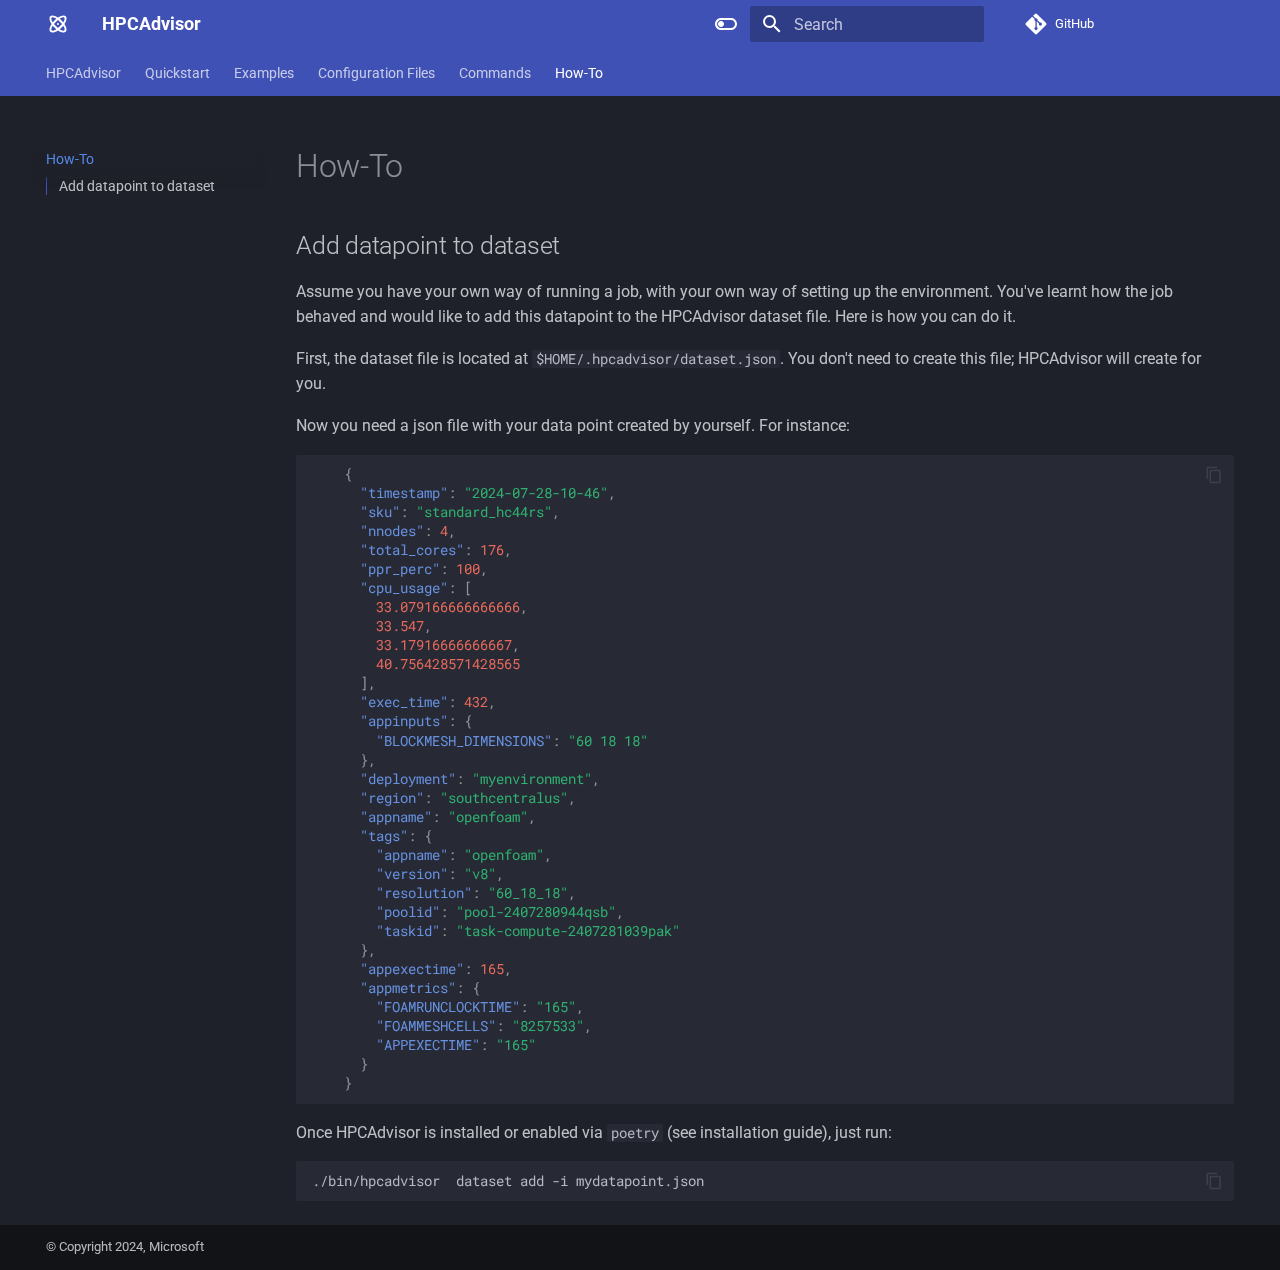
<file: howto/index.html>
<!doctype html>
<html lang="en" class="no-js">
  <head>
    
      <meta charset="utf-8">
      <meta name="viewport" content="width=device-width,initial-scale=1">
      
      
      
      
        <link rel="prev" href="../commands/">
      
      
      
      <link rel="icon" href="../assets/images/favicon.png">
      <meta name="generator" content="mkdocs-1.6.1, mkdocs-material-9.6.3">
    
    
      
        <title>How-To - HPCAdvisor</title>
      
    
    
      <link rel="stylesheet" href="../assets/stylesheets/main.d7758b05.min.css">
      
        
        <link rel="stylesheet" href="../assets/stylesheets/palette.06af60db.min.css">
      
      


    
    
      
    
    
      
        
        
        <link rel="preconnect" href="https://fonts.gstatic.com" crossorigin>
        <link rel="stylesheet" href="https://fonts.googleapis.com/css?family=Roboto:300,300i,400,400i,700,700i%7CRoboto+Mono:400,400i,700,700i&display=fallback">
        <style>:root{--md-text-font:"Roboto";--md-code-font:"Roboto Mono"}</style>
      
    
    
    <script>__md_scope=new URL("..",location),__md_hash=e=>[...e].reduce(((e,_)=>(e<<5)-e+_.charCodeAt(0)),0),__md_get=(e,_=localStorage,t=__md_scope)=>JSON.parse(_.getItem(t.pathname+"."+e)),__md_set=(e,_,t=localStorage,a=__md_scope)=>{try{t.setItem(a.pathname+"."+e,JSON.stringify(_))}catch(e){}}</script>
    
      

    
    
    
  </head>
  
  
    
    
      
    
    
    
    
    <body dir="ltr" data-md-color-scheme="slate" data-md-color-primary="indigo" data-md-color-accent="indigo">
  
    
    <input class="md-toggle" data-md-toggle="drawer" type="checkbox" id="__drawer" autocomplete="off">
    <input class="md-toggle" data-md-toggle="search" type="checkbox" id="__search" autocomplete="off">
    <label class="md-overlay" for="__drawer"></label>
    <div data-md-component="skip">
      
        
        <a href="#how-to" class="md-skip">
          Skip to content
        </a>
      
    </div>
    <div data-md-component="announce">
      
    </div>
    
    
      

<header class="md-header" data-md-component="header">
  <nav class="md-header__inner md-grid" aria-label="Header">
    <a href=".." title="HPCAdvisor" class="md-header__button md-logo" aria-label="HPCAdvisor" data-md-component="logo">
      
  
  <svg xmlns="http://www.w3.org/2000/svg" viewBox="0 0 24 24"><path d="M12 11a1 1 0 0 1 1 1 1 1 0 0 1-1 1 1 1 0 0 1-1-1 1 1 0 0 1 1-1M4.22 4.22C5.65 2.79 8.75 3.43 12 5.56c3.25-2.13 6.35-2.77 7.78-1.34s.79 4.53-1.34 7.78c2.13 3.25 2.77 6.35 1.34 7.78s-4.53.79-7.78-1.34c-3.25 2.13-6.35 2.77-7.78 1.34S3.43 15.25 5.56 12C3.43 8.75 2.79 5.65 4.22 4.22m11.32 4.24c.61.62 1.17 1.25 1.69 1.88 1.38-2.13 1.88-3.96 1.13-4.7-.74-.75-2.57-.25-4.7 1.13.63.52 1.26 1.08 1.88 1.69m-7.08 7.08c-.61-.62-1.17-1.25-1.69-1.88-1.38 2.13-1.88 3.96-1.13 4.7.74.75 2.57.25 4.7-1.13-.63-.52-1.26-1.08-1.88-1.69m-2.82-9.9c-.75.74-.25 2.57 1.13 4.7.52-.63 1.08-1.26 1.69-1.88.62-.61 1.25-1.17 1.88-1.69-2.13-1.38-3.96-1.88-4.7-1.13m4.24 8.48c.7.7 1.42 1.34 2.12 1.91.7-.57 1.42-1.21 2.12-1.91s1.34-1.42 1.91-2.12c-.57-.7-1.21-1.42-1.91-2.12S12.7 8.54 12 7.97c-.7.57-1.42 1.21-2.12 1.91S8.54 11.3 7.97 12c.57.7 1.21 1.42 1.91 2.12m8.48 4.24c.75-.74.25-2.57-1.13-4.7-.52.63-1.08 1.26-1.69 1.88-.62.61-1.25 1.17-1.88 1.69 2.13 1.38 3.96 1.88 4.7 1.13"/></svg>

    </a>
    <label class="md-header__button md-icon" for="__drawer">
      
      <svg xmlns="http://www.w3.org/2000/svg" viewBox="0 0 24 24"><path d="M3 6h18v2H3zm0 5h18v2H3zm0 5h18v2H3z"/></svg>
    </label>
    <div class="md-header__title" data-md-component="header-title">
      <div class="md-header__ellipsis">
        <div class="md-header__topic">
          <span class="md-ellipsis">
            HPCAdvisor
          </span>
        </div>
        <div class="md-header__topic" data-md-component="header-topic">
          <span class="md-ellipsis">
            
              How-To
            
          </span>
        </div>
      </div>
    </div>
    
      
        <form class="md-header__option" data-md-component="palette">
  
    
    
    
    <input class="md-option" data-md-color-media="" data-md-color-scheme="slate" data-md-color-primary="indigo" data-md-color-accent="indigo"  aria-label="Switch to light mode"  type="radio" name="__palette" id="__palette_0">
    
      <label class="md-header__button md-icon" title="Switch to light mode" for="__palette_1" hidden>
        <svg xmlns="http://www.w3.org/2000/svg" viewBox="0 0 24 24"><path d="M17 6H7c-3.31 0-6 2.69-6 6s2.69 6 6 6h10c3.31 0 6-2.69 6-6s-2.69-6-6-6m0 10H7c-2.21 0-4-1.79-4-4s1.79-4 4-4h10c2.21 0 4 1.79 4 4s-1.79 4-4 4M7 9c-1.66 0-3 1.34-3 3s1.34 3 3 3 3-1.34 3-3-1.34-3-3-3"/></svg>
      </label>
    
  
    
    
    
    <input class="md-option" data-md-color-media="" data-md-color-scheme="default" data-md-color-primary="indigo" data-md-color-accent="indigo"  aria-label="Switch to dark mode"  type="radio" name="__palette" id="__palette_1">
    
      <label class="md-header__button md-icon" title="Switch to dark mode" for="__palette_0" hidden>
        <svg xmlns="http://www.w3.org/2000/svg" viewBox="0 0 24 24"><path d="M17 7H7a5 5 0 0 0-5 5 5 5 0 0 0 5 5h10a5 5 0 0 0 5-5 5 5 0 0 0-5-5m0 8a3 3 0 0 1-3-3 3 3 0 0 1 3-3 3 3 0 0 1 3 3 3 3 0 0 1-3 3"/></svg>
      </label>
    
  
</form>
      
    
    
      <script>var palette=__md_get("__palette");if(palette&&palette.color){if("(prefers-color-scheme)"===palette.color.media){var media=matchMedia("(prefers-color-scheme: light)"),input=document.querySelector(media.matches?"[data-md-color-media='(prefers-color-scheme: light)']":"[data-md-color-media='(prefers-color-scheme: dark)']");palette.color.media=input.getAttribute("data-md-color-media"),palette.color.scheme=input.getAttribute("data-md-color-scheme"),palette.color.primary=input.getAttribute("data-md-color-primary"),palette.color.accent=input.getAttribute("data-md-color-accent")}for(var[key,value]of Object.entries(palette.color))document.body.setAttribute("data-md-color-"+key,value)}</script>
    
    
    
      <label class="md-header__button md-icon" for="__search">
        
        <svg xmlns="http://www.w3.org/2000/svg" viewBox="0 0 24 24"><path d="M9.5 3A6.5 6.5 0 0 1 16 9.5c0 1.61-.59 3.09-1.56 4.23l.27.27h.79l5 5-1.5 1.5-5-5v-.79l-.27-.27A6.52 6.52 0 0 1 9.5 16 6.5 6.5 0 0 1 3 9.5 6.5 6.5 0 0 1 9.5 3m0 2C7 5 5 7 5 9.5S7 14 9.5 14 14 12 14 9.5 12 5 9.5 5"/></svg>
      </label>
      <div class="md-search" data-md-component="search" role="dialog">
  <label class="md-search__overlay" for="__search"></label>
  <div class="md-search__inner" role="search">
    <form class="md-search__form" name="search">
      <input type="text" class="md-search__input" name="query" aria-label="Search" placeholder="Search" autocapitalize="off" autocorrect="off" autocomplete="off" spellcheck="false" data-md-component="search-query" required>
      <label class="md-search__icon md-icon" for="__search">
        
        <svg xmlns="http://www.w3.org/2000/svg" viewBox="0 0 24 24"><path d="M9.5 3A6.5 6.5 0 0 1 16 9.5c0 1.61-.59 3.09-1.56 4.23l.27.27h.79l5 5-1.5 1.5-5-5v-.79l-.27-.27A6.52 6.52 0 0 1 9.5 16 6.5 6.5 0 0 1 3 9.5 6.5 6.5 0 0 1 9.5 3m0 2C7 5 5 7 5 9.5S7 14 9.5 14 14 12 14 9.5 12 5 9.5 5"/></svg>
        
        <svg xmlns="http://www.w3.org/2000/svg" viewBox="0 0 24 24"><path d="M20 11v2H8l5.5 5.5-1.42 1.42L4.16 12l7.92-7.92L13.5 5.5 8 11z"/></svg>
      </label>
      <nav class="md-search__options" aria-label="Search">
        
        <button type="reset" class="md-search__icon md-icon" title="Clear" aria-label="Clear" tabindex="-1">
          
          <svg xmlns="http://www.w3.org/2000/svg" viewBox="0 0 24 24"><path d="M19 6.41 17.59 5 12 10.59 6.41 5 5 6.41 10.59 12 5 17.59 6.41 19 12 13.41 17.59 19 19 17.59 13.41 12z"/></svg>
        </button>
      </nav>
      
        <div class="md-search__suggest" data-md-component="search-suggest"></div>
      
    </form>
    <div class="md-search__output">
      <div class="md-search__scrollwrap" tabindex="0" data-md-scrollfix>
        <div class="md-search-result" data-md-component="search-result">
          <div class="md-search-result__meta">
            Initializing search
          </div>
          <ol class="md-search-result__list" role="presentation"></ol>
        </div>
      </div>
    </div>
  </div>
</div>
    
    
      <div class="md-header__source">
        <a href="https://github.com/Azure/hpcadvisor" title="Go to repository" class="md-source" data-md-component="source">
  <div class="md-source__icon md-icon">
    
    <svg xmlns="http://www.w3.org/2000/svg" viewBox="0 0 448 512"><!--! Font Awesome Free 6.7.2 by @fontawesome - https://fontawesome.com License - https://fontawesome.com/license/free (Icons: CC BY 4.0, Fonts: SIL OFL 1.1, Code: MIT License) Copyright 2024 Fonticons, Inc.--><path d="M439.55 236.05 244 40.45a28.87 28.87 0 0 0-40.81 0l-40.66 40.63 51.52 51.52c27.06-9.14 52.68 16.77 43.39 43.68l49.66 49.66c34.23-11.8 61.18 31 35.47 56.69-26.49 26.49-70.21-2.87-56-37.34L240.22 199v121.85c25.3 12.54 22.26 41.85 9.08 55a34.34 34.34 0 0 1-48.55 0c-17.57-17.6-11.07-46.91 11.25-56v-123c-20.8-8.51-24.6-30.74-18.64-45L142.57 101 8.45 235.14a28.86 28.86 0 0 0 0 40.81l195.61 195.6a28.86 28.86 0 0 0 40.8 0l194.69-194.69a28.86 28.86 0 0 0 0-40.81"/></svg>
  </div>
  <div class="md-source__repository">
    GitHub
  </div>
</a>
      </div>
    
  </nav>
  
</header>
    
    <div class="md-container" data-md-component="container">
      
      
        
          
            
<nav class="md-tabs" aria-label="Tabs" data-md-component="tabs">
  <div class="md-grid">
    <ul class="md-tabs__list">
      
        
  
  
  
    <li class="md-tabs__item">
      <a href=".." class="md-tabs__link">
        
  
    
  
  HPCAdvisor

      </a>
    </li>
  

      
        
  
  
  
    <li class="md-tabs__item">
      <a href="../quickstart/" class="md-tabs__link">
        
  
    
  
  Quickstart

      </a>
    </li>
  

      
        
  
  
  
    <li class="md-tabs__item">
      <a href="../examples/" class="md-tabs__link">
        
  
    
  
  Examples

      </a>
    </li>
  

      
        
  
  
  
    <li class="md-tabs__item">
      <a href="../configfiles/" class="md-tabs__link">
        
  
    
  
  Configuration Files

      </a>
    </li>
  

      
        
  
  
  
    <li class="md-tabs__item">
      <a href="../commands/" class="md-tabs__link">
        
  
    
  
  Commands

      </a>
    </li>
  

      
        
  
  
    
  
  
    <li class="md-tabs__item md-tabs__item--active">
      <a href="./" class="md-tabs__link">
        
  
    
  
  How-To

      </a>
    </li>
  

      
    </ul>
  </div>
</nav>
          
        
      
      <main class="md-main" data-md-component="main">
        <div class="md-main__inner md-grid">
          
            
              
              <div class="md-sidebar md-sidebar--primary" data-md-component="sidebar" data-md-type="navigation" >
                <div class="md-sidebar__scrollwrap">
                  <div class="md-sidebar__inner">
                    


  


  

<nav class="md-nav md-nav--primary md-nav--lifted md-nav--integrated" aria-label="Navigation" data-md-level="0">
  <label class="md-nav__title" for="__drawer">
    <a href=".." title="HPCAdvisor" class="md-nav__button md-logo" aria-label="HPCAdvisor" data-md-component="logo">
      
  
  <svg xmlns="http://www.w3.org/2000/svg" viewBox="0 0 24 24"><path d="M12 11a1 1 0 0 1 1 1 1 1 0 0 1-1 1 1 1 0 0 1-1-1 1 1 0 0 1 1-1M4.22 4.22C5.65 2.79 8.75 3.43 12 5.56c3.25-2.13 6.35-2.77 7.78-1.34s.79 4.53-1.34 7.78c2.13 3.25 2.77 6.35 1.34 7.78s-4.53.79-7.78-1.34c-3.25 2.13-6.35 2.77-7.78 1.34S3.43 15.25 5.56 12C3.43 8.75 2.79 5.65 4.22 4.22m11.32 4.24c.61.62 1.17 1.25 1.69 1.88 1.38-2.13 1.88-3.96 1.13-4.7-.74-.75-2.57-.25-4.7 1.13.63.52 1.26 1.08 1.88 1.69m-7.08 7.08c-.61-.62-1.17-1.25-1.69-1.88-1.38 2.13-1.88 3.96-1.13 4.7.74.75 2.57.25 4.7-1.13-.63-.52-1.26-1.08-1.88-1.69m-2.82-9.9c-.75.74-.25 2.57 1.13 4.7.52-.63 1.08-1.26 1.69-1.88.62-.61 1.25-1.17 1.88-1.69-2.13-1.38-3.96-1.88-4.7-1.13m4.24 8.48c.7.7 1.42 1.34 2.12 1.91.7-.57 1.42-1.21 2.12-1.91s1.34-1.42 1.91-2.12c-.57-.7-1.21-1.42-1.91-2.12S12.7 8.54 12 7.97c-.7.57-1.42 1.21-2.12 1.91S8.54 11.3 7.97 12c.57.7 1.21 1.42 1.91 2.12m8.48 4.24c.75-.74.25-2.57-1.13-4.7-.52.63-1.08 1.26-1.69 1.88-.62.61-1.25 1.17-1.88 1.69 2.13 1.38 3.96 1.88 4.7 1.13"/></svg>

    </a>
    HPCAdvisor
  </label>
  
    <div class="md-nav__source">
      <a href="https://github.com/Azure/hpcadvisor" title="Go to repository" class="md-source" data-md-component="source">
  <div class="md-source__icon md-icon">
    
    <svg xmlns="http://www.w3.org/2000/svg" viewBox="0 0 448 512"><!--! Font Awesome Free 6.7.2 by @fontawesome - https://fontawesome.com License - https://fontawesome.com/license/free (Icons: CC BY 4.0, Fonts: SIL OFL 1.1, Code: MIT License) Copyright 2024 Fonticons, Inc.--><path d="M439.55 236.05 244 40.45a28.87 28.87 0 0 0-40.81 0l-40.66 40.63 51.52 51.52c27.06-9.14 52.68 16.77 43.39 43.68l49.66 49.66c34.23-11.8 61.18 31 35.47 56.69-26.49 26.49-70.21-2.87-56-37.34L240.22 199v121.85c25.3 12.54 22.26 41.85 9.08 55a34.34 34.34 0 0 1-48.55 0c-17.57-17.6-11.07-46.91 11.25-56v-123c-20.8-8.51-24.6-30.74-18.64-45L142.57 101 8.45 235.14a28.86 28.86 0 0 0 0 40.81l195.61 195.6a28.86 28.86 0 0 0 40.8 0l194.69-194.69a28.86 28.86 0 0 0 0-40.81"/></svg>
  </div>
  <div class="md-source__repository">
    GitHub
  </div>
</a>
    </div>
  
  <ul class="md-nav__list" data-md-scrollfix>
    
      
      
  
  
  
  
    <li class="md-nav__item">
      <a href=".." class="md-nav__link">
        
  
  <span class="md-ellipsis">
    HPCAdvisor
    
  </span>
  

      </a>
    </li>
  

    
      
      
  
  
  
  
    <li class="md-nav__item">
      <a href="../quickstart/" class="md-nav__link">
        
  
  <span class="md-ellipsis">
    Quickstart
    
  </span>
  

      </a>
    </li>
  

    
      
      
  
  
  
  
    <li class="md-nav__item">
      <a href="../examples/" class="md-nav__link">
        
  
  <span class="md-ellipsis">
    Examples
    
  </span>
  

      </a>
    </li>
  

    
      
      
  
  
  
  
    <li class="md-nav__item">
      <a href="../configfiles/" class="md-nav__link">
        
  
  <span class="md-ellipsis">
    Configuration Files
    
  </span>
  

      </a>
    </li>
  

    
      
      
  
  
  
  
    <li class="md-nav__item">
      <a href="../commands/" class="md-nav__link">
        
  
  <span class="md-ellipsis">
    Commands
    
  </span>
  

      </a>
    </li>
  

    
      
      
  
  
    
  
  
  
    <li class="md-nav__item md-nav__item--active">
      
      <input class="md-nav__toggle md-toggle" type="checkbox" id="__toc">
      
      
        
      
      
        <label class="md-nav__link md-nav__link--active" for="__toc">
          
  
  <span class="md-ellipsis">
    How-To
    
  </span>
  

          <span class="md-nav__icon md-icon"></span>
        </label>
      
      <a href="./" class="md-nav__link md-nav__link--active">
        
  
  <span class="md-ellipsis">
    How-To
    
  </span>
  

      </a>
      
        

<nav class="md-nav md-nav--secondary" aria-label="Table of contents">
  
  
  
    
  
  
    <label class="md-nav__title" for="__toc">
      <span class="md-nav__icon md-icon"></span>
      Table of contents
    </label>
    <ul class="md-nav__list" data-md-component="toc" data-md-scrollfix>
      
        <li class="md-nav__item">
  <a href="#add-datapoint-to-dataset" class="md-nav__link">
    <span class="md-ellipsis">
      Add datapoint to dataset
    </span>
  </a>
  
</li>
      
    </ul>
  
</nav>
      
    </li>
  

    
  </ul>
</nav>
                  </div>
                </div>
              </div>
            
            
          
          
            <div class="md-content" data-md-component="content">
              <article class="md-content__inner md-typeset">
                
                  


  
  


<h1 id="how-to">How-To</h1>
<h2 id="add-datapoint-to-dataset">Add datapoint to dataset</h2>
<p>Assume you have your own way of running a job, with your own way of setting up
the environment. You've learnt how the job behaved and would like to add this
datapoint to the HPCAdvisor dataset file. Here is how you can do it.</p>
<p>First, the dataset file is located at <code>$HOME/.hpcadvisor/dataset.json</code>. You
don't need to create this file; HPCAdvisor will create for you.</p>
<p>Now you need a json file with your data point created by yourself. For instance:</p>
<div class="highlight"><pre><span></span><code><a id="__codelineno-0-1" name="__codelineno-0-1" href="#__codelineno-0-1"></a><span class="w">    </span><span class="p">{</span>
<a id="__codelineno-0-2" name="__codelineno-0-2" href="#__codelineno-0-2"></a><span class="w">      </span><span class="nt">&quot;timestamp&quot;</span><span class="p">:</span><span class="w"> </span><span class="s2">&quot;2024-07-28-10-46&quot;</span><span class="p">,</span>
<a id="__codelineno-0-3" name="__codelineno-0-3" href="#__codelineno-0-3"></a><span class="w">      </span><span class="nt">&quot;sku&quot;</span><span class="p">:</span><span class="w"> </span><span class="s2">&quot;standard_hc44rs&quot;</span><span class="p">,</span>
<a id="__codelineno-0-4" name="__codelineno-0-4" href="#__codelineno-0-4"></a><span class="w">      </span><span class="nt">&quot;nnodes&quot;</span><span class="p">:</span><span class="w"> </span><span class="mi">4</span><span class="p">,</span>
<a id="__codelineno-0-5" name="__codelineno-0-5" href="#__codelineno-0-5"></a><span class="w">      </span><span class="nt">&quot;total_cores&quot;</span><span class="p">:</span><span class="w"> </span><span class="mi">176</span><span class="p">,</span>
<a id="__codelineno-0-6" name="__codelineno-0-6" href="#__codelineno-0-6"></a><span class="w">      </span><span class="nt">&quot;ppr_perc&quot;</span><span class="p">:</span><span class="w"> </span><span class="mi">100</span><span class="p">,</span>
<a id="__codelineno-0-7" name="__codelineno-0-7" href="#__codelineno-0-7"></a><span class="w">      </span><span class="nt">&quot;cpu_usage&quot;</span><span class="p">:</span><span class="w"> </span><span class="p">[</span>
<a id="__codelineno-0-8" name="__codelineno-0-8" href="#__codelineno-0-8"></a><span class="w">        </span><span class="mf">33.079166666666666</span><span class="p">,</span>
<a id="__codelineno-0-9" name="__codelineno-0-9" href="#__codelineno-0-9"></a><span class="w">        </span><span class="mf">33.547</span><span class="p">,</span>
<a id="__codelineno-0-10" name="__codelineno-0-10" href="#__codelineno-0-10"></a><span class="w">        </span><span class="mf">33.17916666666667</span><span class="p">,</span>
<a id="__codelineno-0-11" name="__codelineno-0-11" href="#__codelineno-0-11"></a><span class="w">        </span><span class="mf">40.756428571428565</span>
<a id="__codelineno-0-12" name="__codelineno-0-12" href="#__codelineno-0-12"></a><span class="w">      </span><span class="p">],</span>
<a id="__codelineno-0-13" name="__codelineno-0-13" href="#__codelineno-0-13"></a><span class="w">      </span><span class="nt">&quot;exec_time&quot;</span><span class="p">:</span><span class="w"> </span><span class="mi">432</span><span class="p">,</span>
<a id="__codelineno-0-14" name="__codelineno-0-14" href="#__codelineno-0-14"></a><span class="w">      </span><span class="nt">&quot;appinputs&quot;</span><span class="p">:</span><span class="w"> </span><span class="p">{</span>
<a id="__codelineno-0-15" name="__codelineno-0-15" href="#__codelineno-0-15"></a><span class="w">        </span><span class="nt">&quot;BLOCKMESH_DIMENSIONS&quot;</span><span class="p">:</span><span class="w"> </span><span class="s2">&quot;60 18 18&quot;</span>
<a id="__codelineno-0-16" name="__codelineno-0-16" href="#__codelineno-0-16"></a><span class="w">      </span><span class="p">},</span>
<a id="__codelineno-0-17" name="__codelineno-0-17" href="#__codelineno-0-17"></a><span class="w">      </span><span class="nt">&quot;deployment&quot;</span><span class="p">:</span><span class="w"> </span><span class="s2">&quot;myenvironment&quot;</span><span class="p">,</span>
<a id="__codelineno-0-18" name="__codelineno-0-18" href="#__codelineno-0-18"></a><span class="w">      </span><span class="nt">&quot;region&quot;</span><span class="p">:</span><span class="w"> </span><span class="s2">&quot;southcentralus&quot;</span><span class="p">,</span>
<a id="__codelineno-0-19" name="__codelineno-0-19" href="#__codelineno-0-19"></a><span class="w">      </span><span class="nt">&quot;appname&quot;</span><span class="p">:</span><span class="w"> </span><span class="s2">&quot;openfoam&quot;</span><span class="p">,</span>
<a id="__codelineno-0-20" name="__codelineno-0-20" href="#__codelineno-0-20"></a><span class="w">      </span><span class="nt">&quot;tags&quot;</span><span class="p">:</span><span class="w"> </span><span class="p">{</span>
<a id="__codelineno-0-21" name="__codelineno-0-21" href="#__codelineno-0-21"></a><span class="w">        </span><span class="nt">&quot;appname&quot;</span><span class="p">:</span><span class="w"> </span><span class="s2">&quot;openfoam&quot;</span><span class="p">,</span>
<a id="__codelineno-0-22" name="__codelineno-0-22" href="#__codelineno-0-22"></a><span class="w">        </span><span class="nt">&quot;version&quot;</span><span class="p">:</span><span class="w"> </span><span class="s2">&quot;v8&quot;</span><span class="p">,</span>
<a id="__codelineno-0-23" name="__codelineno-0-23" href="#__codelineno-0-23"></a><span class="w">        </span><span class="nt">&quot;resolution&quot;</span><span class="p">:</span><span class="w"> </span><span class="s2">&quot;60_18_18&quot;</span><span class="p">,</span>
<a id="__codelineno-0-24" name="__codelineno-0-24" href="#__codelineno-0-24"></a><span class="w">        </span><span class="nt">&quot;poolid&quot;</span><span class="p">:</span><span class="w"> </span><span class="s2">&quot;pool-2407280944qsb&quot;</span><span class="p">,</span>
<a id="__codelineno-0-25" name="__codelineno-0-25" href="#__codelineno-0-25"></a><span class="w">        </span><span class="nt">&quot;taskid&quot;</span><span class="p">:</span><span class="w"> </span><span class="s2">&quot;task-compute-2407281039pak&quot;</span>
<a id="__codelineno-0-26" name="__codelineno-0-26" href="#__codelineno-0-26"></a><span class="w">      </span><span class="p">},</span>
<a id="__codelineno-0-27" name="__codelineno-0-27" href="#__codelineno-0-27"></a><span class="w">      </span><span class="nt">&quot;appexectime&quot;</span><span class="p">:</span><span class="w"> </span><span class="mi">165</span><span class="p">,</span>
<a id="__codelineno-0-28" name="__codelineno-0-28" href="#__codelineno-0-28"></a><span class="w">      </span><span class="nt">&quot;appmetrics&quot;</span><span class="p">:</span><span class="w"> </span><span class="p">{</span>
<a id="__codelineno-0-29" name="__codelineno-0-29" href="#__codelineno-0-29"></a><span class="w">        </span><span class="nt">&quot;FOAMRUNCLOCKTIME&quot;</span><span class="p">:</span><span class="w"> </span><span class="s2">&quot;165&quot;</span><span class="p">,</span>
<a id="__codelineno-0-30" name="__codelineno-0-30" href="#__codelineno-0-30"></a><span class="w">        </span><span class="nt">&quot;FOAMMESHCELLS&quot;</span><span class="p">:</span><span class="w"> </span><span class="s2">&quot;8257533&quot;</span><span class="p">,</span>
<a id="__codelineno-0-31" name="__codelineno-0-31" href="#__codelineno-0-31"></a><span class="w">        </span><span class="nt">&quot;APPEXECTIME&quot;</span><span class="p">:</span><span class="w"> </span><span class="s2">&quot;165&quot;</span>
<a id="__codelineno-0-32" name="__codelineno-0-32" href="#__codelineno-0-32"></a><span class="w">      </span><span class="p">}</span>
<a id="__codelineno-0-33" name="__codelineno-0-33" href="#__codelineno-0-33"></a><span class="w">    </span><span class="p">}</span>
</code></pre></div>
<p>Once HPCAdvisor is installed or enabled via <code>poetry</code> (see installation guide), just run:</p>
<div class="highlight"><pre><span></span><code><a id="__codelineno-1-1" name="__codelineno-1-1" href="#__codelineno-1-1"></a>./bin/hpcadvisor<span class="w">  </span>dataset<span class="w"> </span>add<span class="w"> </span>-i<span class="w"> </span>mydatapoint.json
</code></pre></div>












                
              </article>
            </div>
          
          
  <script>var tabs=__md_get("__tabs");if(Array.isArray(tabs))e:for(var set of document.querySelectorAll(".tabbed-set")){var labels=set.querySelector(".tabbed-labels");for(var tab of tabs)for(var label of labels.getElementsByTagName("label"))if(label.innerText.trim()===tab){var input=document.getElementById(label.htmlFor);input.checked=!0;continue e}}</script>

<script>var target=document.getElementById(location.hash.slice(1));target&&target.name&&(target.checked=target.name.startsWith("__tabbed_"))</script>
        </div>
        
          <button type="button" class="md-top md-icon" data-md-component="top" hidden>
  
  <svg xmlns="http://www.w3.org/2000/svg" viewBox="0 0 24 24"><path d="M13 20h-2V8l-5.5 5.5-1.42-1.42L12 4.16l7.92 7.92-1.42 1.42L13 8z"/></svg>
  Back to top
</button>
        
      </main>
      
        <footer class="md-footer">
  
  <div class="md-footer-meta md-typeset">
    <div class="md-footer-meta__inner md-grid">
      <div class="md-copyright">
  
    <div class="md-copyright__highlight">
      &copy; Copyright 2024, Microsoft

    </div>
  
  
</div>
      
    </div>
  </div>
</footer>
      
    </div>
    <div class="md-dialog" data-md-component="dialog">
      <div class="md-dialog__inner md-typeset"></div>
    </div>
    
    
    <script id="__config" type="application/json">{"base": "..", "features": ["navigation.tabs", "navigation.sections", "toc.integrate", "navigation.top", "search.suggest", "search.highlight", "content.tabs.link", "content.code.annotation", "content.code.copy"], "search": "../assets/javascripts/workers/search.f8cc74c7.min.js", "translations": {"clipboard.copied": "Copied to clipboard", "clipboard.copy": "Copy to clipboard", "search.result.more.one": "1 more on this page", "search.result.more.other": "# more on this page", "search.result.none": "No matching documents", "search.result.one": "1 matching document", "search.result.other": "# matching documents", "search.result.placeholder": "Type to start searching", "search.result.term.missing": "Missing", "select.version": "Select version"}}</script>
    
    
      <script src="../assets/javascripts/bundle.f1b6f286.min.js"></script>
      
    
  </body>
</html>
</file>
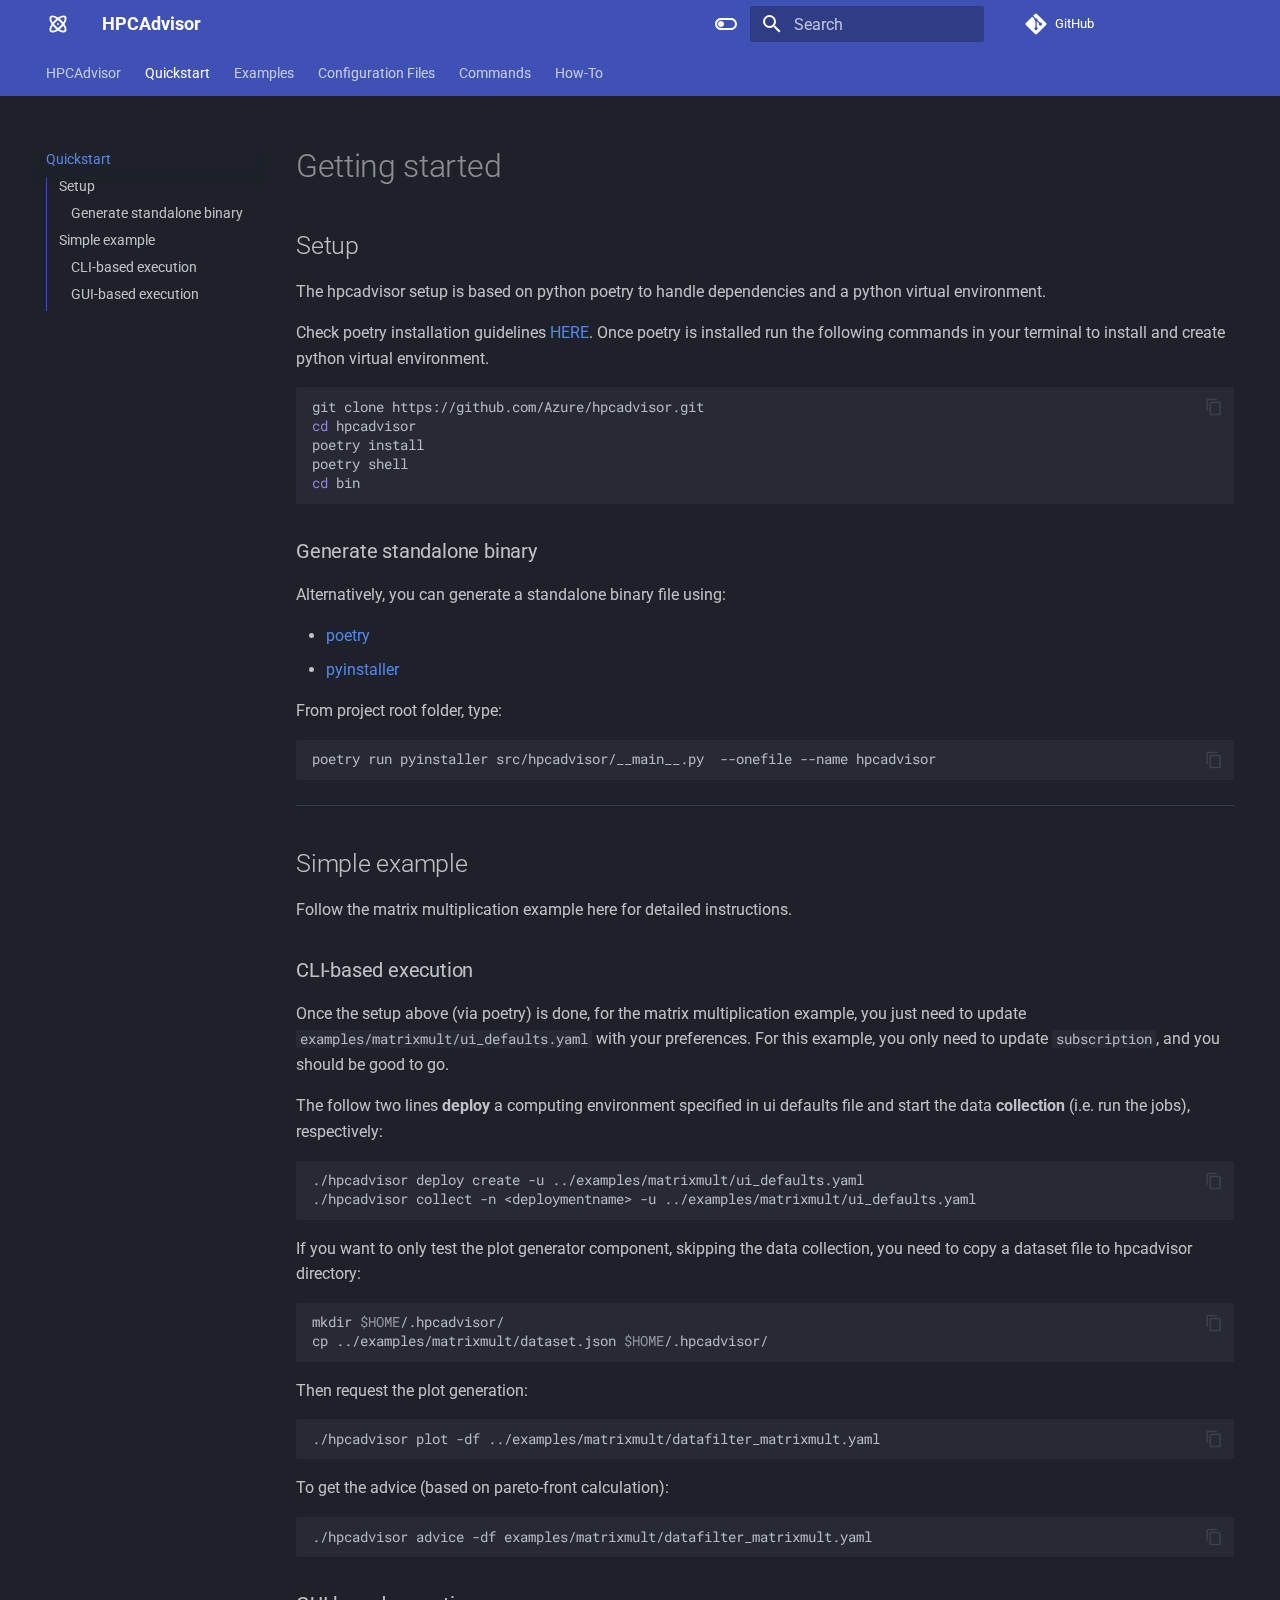
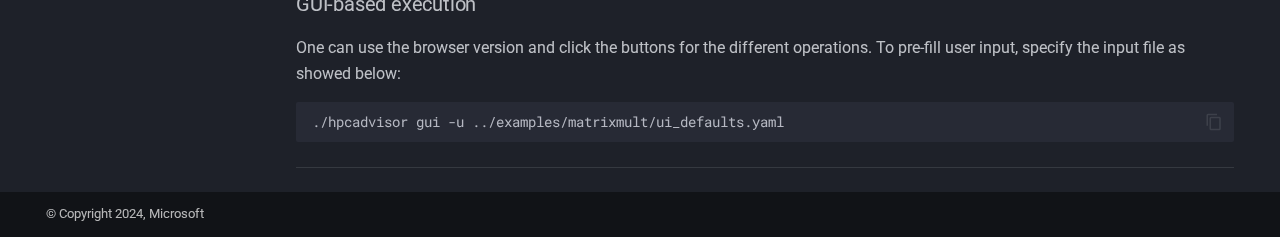
<file: quickstart/index.html>
<!doctype html>
<html lang="en" class="no-js">
  <head>
    
      <meta charset="utf-8">
      <meta name="viewport" content="width=device-width,initial-scale=1">
      
      
      
      
        <link rel="prev" href="..">
      
      
        <link rel="next" href="../examples/">
      
      
      <link rel="icon" href="../assets/images/favicon.png">
      <meta name="generator" content="mkdocs-1.6.1, mkdocs-material-9.6.3">
    
    
      
        <title>Quickstart - HPCAdvisor</title>
      
    
    
      <link rel="stylesheet" href="../assets/stylesheets/main.d7758b05.min.css">
      
        
        <link rel="stylesheet" href="../assets/stylesheets/palette.06af60db.min.css">
      
      


    
    
      
    
    
      
        
        
        <link rel="preconnect" href="https://fonts.gstatic.com" crossorigin>
        <link rel="stylesheet" href="https://fonts.googleapis.com/css?family=Roboto:300,300i,400,400i,700,700i%7CRoboto+Mono:400,400i,700,700i&display=fallback">
        <style>:root{--md-text-font:"Roboto";--md-code-font:"Roboto Mono"}</style>
      
    
    
    <script>__md_scope=new URL("..",location),__md_hash=e=>[...e].reduce(((e,_)=>(e<<5)-e+_.charCodeAt(0)),0),__md_get=(e,_=localStorage,t=__md_scope)=>JSON.parse(_.getItem(t.pathname+"."+e)),__md_set=(e,_,t=localStorage,a=__md_scope)=>{try{t.setItem(a.pathname+"."+e,JSON.stringify(_))}catch(e){}}</script>
    
      

    
    
    
  </head>
  
  
    
    
      
    
    
    
    
    <body dir="ltr" data-md-color-scheme="slate" data-md-color-primary="indigo" data-md-color-accent="indigo">
  
    
    <input class="md-toggle" data-md-toggle="drawer" type="checkbox" id="__drawer" autocomplete="off">
    <input class="md-toggle" data-md-toggle="search" type="checkbox" id="__search" autocomplete="off">
    <label class="md-overlay" for="__drawer"></label>
    <div data-md-component="skip">
      
        
        <a href="#getting-started" class="md-skip">
          Skip to content
        </a>
      
    </div>
    <div data-md-component="announce">
      
    </div>
    
    
      

<header class="md-header" data-md-component="header">
  <nav class="md-header__inner md-grid" aria-label="Header">
    <a href=".." title="HPCAdvisor" class="md-header__button md-logo" aria-label="HPCAdvisor" data-md-component="logo">
      
  
  <svg xmlns="http://www.w3.org/2000/svg" viewBox="0 0 24 24"><path d="M12 11a1 1 0 0 1 1 1 1 1 0 0 1-1 1 1 1 0 0 1-1-1 1 1 0 0 1 1-1M4.22 4.22C5.65 2.79 8.75 3.43 12 5.56c3.25-2.13 6.35-2.77 7.78-1.34s.79 4.53-1.34 7.78c2.13 3.25 2.77 6.35 1.34 7.78s-4.53.79-7.78-1.34c-3.25 2.13-6.35 2.77-7.78 1.34S3.43 15.25 5.56 12C3.43 8.75 2.79 5.65 4.22 4.22m11.32 4.24c.61.62 1.17 1.25 1.69 1.88 1.38-2.13 1.88-3.96 1.13-4.7-.74-.75-2.57-.25-4.7 1.13.63.52 1.26 1.08 1.88 1.69m-7.08 7.08c-.61-.62-1.17-1.25-1.69-1.88-1.38 2.13-1.88 3.96-1.13 4.7.74.75 2.57.25 4.7-1.13-.63-.52-1.26-1.08-1.88-1.69m-2.82-9.9c-.75.74-.25 2.57 1.13 4.7.52-.63 1.08-1.26 1.69-1.88.62-.61 1.25-1.17 1.88-1.69-2.13-1.38-3.96-1.88-4.7-1.13m4.24 8.48c.7.7 1.42 1.34 2.12 1.91.7-.57 1.42-1.21 2.12-1.91s1.34-1.42 1.91-2.12c-.57-.7-1.21-1.42-1.91-2.12S12.7 8.54 12 7.97c-.7.57-1.42 1.21-2.12 1.91S8.54 11.3 7.97 12c.57.7 1.21 1.42 1.91 2.12m8.48 4.24c.75-.74.25-2.57-1.13-4.7-.52.63-1.08 1.26-1.69 1.88-.62.61-1.25 1.17-1.88 1.69 2.13 1.38 3.96 1.88 4.7 1.13"/></svg>

    </a>
    <label class="md-header__button md-icon" for="__drawer">
      
      <svg xmlns="http://www.w3.org/2000/svg" viewBox="0 0 24 24"><path d="M3 6h18v2H3zm0 5h18v2H3zm0 5h18v2H3z"/></svg>
    </label>
    <div class="md-header__title" data-md-component="header-title">
      <div class="md-header__ellipsis">
        <div class="md-header__topic">
          <span class="md-ellipsis">
            HPCAdvisor
          </span>
        </div>
        <div class="md-header__topic" data-md-component="header-topic">
          <span class="md-ellipsis">
            
              Quickstart
            
          </span>
        </div>
      </div>
    </div>
    
      
        <form class="md-header__option" data-md-component="palette">
  
    
    
    
    <input class="md-option" data-md-color-media="" data-md-color-scheme="slate" data-md-color-primary="indigo" data-md-color-accent="indigo"  aria-label="Switch to light mode"  type="radio" name="__palette" id="__palette_0">
    
      <label class="md-header__button md-icon" title="Switch to light mode" for="__palette_1" hidden>
        <svg xmlns="http://www.w3.org/2000/svg" viewBox="0 0 24 24"><path d="M17 6H7c-3.31 0-6 2.69-6 6s2.69 6 6 6h10c3.31 0 6-2.69 6-6s-2.69-6-6-6m0 10H7c-2.21 0-4-1.79-4-4s1.79-4 4-4h10c2.21 0 4 1.79 4 4s-1.79 4-4 4M7 9c-1.66 0-3 1.34-3 3s1.34 3 3 3 3-1.34 3-3-1.34-3-3-3"/></svg>
      </label>
    
  
    
    
    
    <input class="md-option" data-md-color-media="" data-md-color-scheme="default" data-md-color-primary="indigo" data-md-color-accent="indigo"  aria-label="Switch to dark mode"  type="radio" name="__palette" id="__palette_1">
    
      <label class="md-header__button md-icon" title="Switch to dark mode" for="__palette_0" hidden>
        <svg xmlns="http://www.w3.org/2000/svg" viewBox="0 0 24 24"><path d="M17 7H7a5 5 0 0 0-5 5 5 5 0 0 0 5 5h10a5 5 0 0 0 5-5 5 5 0 0 0-5-5m0 8a3 3 0 0 1-3-3 3 3 0 0 1 3-3 3 3 0 0 1 3 3 3 3 0 0 1-3 3"/></svg>
      </label>
    
  
</form>
      
    
    
      <script>var palette=__md_get("__palette");if(palette&&palette.color){if("(prefers-color-scheme)"===palette.color.media){var media=matchMedia("(prefers-color-scheme: light)"),input=document.querySelector(media.matches?"[data-md-color-media='(prefers-color-scheme: light)']":"[data-md-color-media='(prefers-color-scheme: dark)']");palette.color.media=input.getAttribute("data-md-color-media"),palette.color.scheme=input.getAttribute("data-md-color-scheme"),palette.color.primary=input.getAttribute("data-md-color-primary"),palette.color.accent=input.getAttribute("data-md-color-accent")}for(var[key,value]of Object.entries(palette.color))document.body.setAttribute("data-md-color-"+key,value)}</script>
    
    
    
      <label class="md-header__button md-icon" for="__search">
        
        <svg xmlns="http://www.w3.org/2000/svg" viewBox="0 0 24 24"><path d="M9.5 3A6.5 6.5 0 0 1 16 9.5c0 1.61-.59 3.09-1.56 4.23l.27.27h.79l5 5-1.5 1.5-5-5v-.79l-.27-.27A6.52 6.52 0 0 1 9.5 16 6.5 6.5 0 0 1 3 9.5 6.5 6.5 0 0 1 9.5 3m0 2C7 5 5 7 5 9.5S7 14 9.5 14 14 12 14 9.5 12 5 9.5 5"/></svg>
      </label>
      <div class="md-search" data-md-component="search" role="dialog">
  <label class="md-search__overlay" for="__search"></label>
  <div class="md-search__inner" role="search">
    <form class="md-search__form" name="search">
      <input type="text" class="md-search__input" name="query" aria-label="Search" placeholder="Search" autocapitalize="off" autocorrect="off" autocomplete="off" spellcheck="false" data-md-component="search-query" required>
      <label class="md-search__icon md-icon" for="__search">
        
        <svg xmlns="http://www.w3.org/2000/svg" viewBox="0 0 24 24"><path d="M9.5 3A6.5 6.5 0 0 1 16 9.5c0 1.61-.59 3.09-1.56 4.23l.27.27h.79l5 5-1.5 1.5-5-5v-.79l-.27-.27A6.52 6.52 0 0 1 9.5 16 6.5 6.5 0 0 1 3 9.5 6.5 6.5 0 0 1 9.5 3m0 2C7 5 5 7 5 9.5S7 14 9.5 14 14 12 14 9.5 12 5 9.5 5"/></svg>
        
        <svg xmlns="http://www.w3.org/2000/svg" viewBox="0 0 24 24"><path d="M20 11v2H8l5.5 5.5-1.42 1.42L4.16 12l7.92-7.92L13.5 5.5 8 11z"/></svg>
      </label>
      <nav class="md-search__options" aria-label="Search">
        
        <button type="reset" class="md-search__icon md-icon" title="Clear" aria-label="Clear" tabindex="-1">
          
          <svg xmlns="http://www.w3.org/2000/svg" viewBox="0 0 24 24"><path d="M19 6.41 17.59 5 12 10.59 6.41 5 5 6.41 10.59 12 5 17.59 6.41 19 12 13.41 17.59 19 19 17.59 13.41 12z"/></svg>
        </button>
      </nav>
      
        <div class="md-search__suggest" data-md-component="search-suggest"></div>
      
    </form>
    <div class="md-search__output">
      <div class="md-search__scrollwrap" tabindex="0" data-md-scrollfix>
        <div class="md-search-result" data-md-component="search-result">
          <div class="md-search-result__meta">
            Initializing search
          </div>
          <ol class="md-search-result__list" role="presentation"></ol>
        </div>
      </div>
    </div>
  </div>
</div>
    
    
      <div class="md-header__source">
        <a href="https://github.com/Azure/hpcadvisor" title="Go to repository" class="md-source" data-md-component="source">
  <div class="md-source__icon md-icon">
    
    <svg xmlns="http://www.w3.org/2000/svg" viewBox="0 0 448 512"><!--! Font Awesome Free 6.7.2 by @fontawesome - https://fontawesome.com License - https://fontawesome.com/license/free (Icons: CC BY 4.0, Fonts: SIL OFL 1.1, Code: MIT License) Copyright 2024 Fonticons, Inc.--><path d="M439.55 236.05 244 40.45a28.87 28.87 0 0 0-40.81 0l-40.66 40.63 51.52 51.52c27.06-9.14 52.68 16.77 43.39 43.68l49.66 49.66c34.23-11.8 61.18 31 35.47 56.69-26.49 26.49-70.21-2.87-56-37.34L240.22 199v121.85c25.3 12.54 22.26 41.85 9.08 55a34.34 34.34 0 0 1-48.55 0c-17.57-17.6-11.07-46.91 11.25-56v-123c-20.8-8.51-24.6-30.74-18.64-45L142.57 101 8.45 235.14a28.86 28.86 0 0 0 0 40.81l195.61 195.6a28.86 28.86 0 0 0 40.8 0l194.69-194.69a28.86 28.86 0 0 0 0-40.81"/></svg>
  </div>
  <div class="md-source__repository">
    GitHub
  </div>
</a>
      </div>
    
  </nav>
  
</header>
    
    <div class="md-container" data-md-component="container">
      
      
        
          
            
<nav class="md-tabs" aria-label="Tabs" data-md-component="tabs">
  <div class="md-grid">
    <ul class="md-tabs__list">
      
        
  
  
  
    <li class="md-tabs__item">
      <a href=".." class="md-tabs__link">
        
  
    
  
  HPCAdvisor

      </a>
    </li>
  

      
        
  
  
    
  
  
    <li class="md-tabs__item md-tabs__item--active">
      <a href="./" class="md-tabs__link">
        
  
    
  
  Quickstart

      </a>
    </li>
  

      
        
  
  
  
    <li class="md-tabs__item">
      <a href="../examples/" class="md-tabs__link">
        
  
    
  
  Examples

      </a>
    </li>
  

      
        
  
  
  
    <li class="md-tabs__item">
      <a href="../configfiles/" class="md-tabs__link">
        
  
    
  
  Configuration Files

      </a>
    </li>
  

      
        
  
  
  
    <li class="md-tabs__item">
      <a href="../commands/" class="md-tabs__link">
        
  
    
  
  Commands

      </a>
    </li>
  

      
        
  
  
  
    <li class="md-tabs__item">
      <a href="../howto/" class="md-tabs__link">
        
  
    
  
  How-To

      </a>
    </li>
  

      
    </ul>
  </div>
</nav>
          
        
      
      <main class="md-main" data-md-component="main">
        <div class="md-main__inner md-grid">
          
            
              
              <div class="md-sidebar md-sidebar--primary" data-md-component="sidebar" data-md-type="navigation" >
                <div class="md-sidebar__scrollwrap">
                  <div class="md-sidebar__inner">
                    


  


  

<nav class="md-nav md-nav--primary md-nav--lifted md-nav--integrated" aria-label="Navigation" data-md-level="0">
  <label class="md-nav__title" for="__drawer">
    <a href=".." title="HPCAdvisor" class="md-nav__button md-logo" aria-label="HPCAdvisor" data-md-component="logo">
      
  
  <svg xmlns="http://www.w3.org/2000/svg" viewBox="0 0 24 24"><path d="M12 11a1 1 0 0 1 1 1 1 1 0 0 1-1 1 1 1 0 0 1-1-1 1 1 0 0 1 1-1M4.22 4.22C5.65 2.79 8.75 3.43 12 5.56c3.25-2.13 6.35-2.77 7.78-1.34s.79 4.53-1.34 7.78c2.13 3.25 2.77 6.35 1.34 7.78s-4.53.79-7.78-1.34c-3.25 2.13-6.35 2.77-7.78 1.34S3.43 15.25 5.56 12C3.43 8.75 2.79 5.65 4.22 4.22m11.32 4.24c.61.62 1.17 1.25 1.69 1.88 1.38-2.13 1.88-3.96 1.13-4.7-.74-.75-2.57-.25-4.7 1.13.63.52 1.26 1.08 1.88 1.69m-7.08 7.08c-.61-.62-1.17-1.25-1.69-1.88-1.38 2.13-1.88 3.96-1.13 4.7.74.75 2.57.25 4.7-1.13-.63-.52-1.26-1.08-1.88-1.69m-2.82-9.9c-.75.74-.25 2.57 1.13 4.7.52-.63 1.08-1.26 1.69-1.88.62-.61 1.25-1.17 1.88-1.69-2.13-1.38-3.96-1.88-4.7-1.13m4.24 8.48c.7.7 1.42 1.34 2.12 1.91.7-.57 1.42-1.21 2.12-1.91s1.34-1.42 1.91-2.12c-.57-.7-1.21-1.42-1.91-2.12S12.7 8.54 12 7.97c-.7.57-1.42 1.21-2.12 1.91S8.54 11.3 7.97 12c.57.7 1.21 1.42 1.91 2.12m8.48 4.24c.75-.74.25-2.57-1.13-4.7-.52.63-1.08 1.26-1.69 1.88-.62.61-1.25 1.17-1.88 1.69 2.13 1.38 3.96 1.88 4.7 1.13"/></svg>

    </a>
    HPCAdvisor
  </label>
  
    <div class="md-nav__source">
      <a href="https://github.com/Azure/hpcadvisor" title="Go to repository" class="md-source" data-md-component="source">
  <div class="md-source__icon md-icon">
    
    <svg xmlns="http://www.w3.org/2000/svg" viewBox="0 0 448 512"><!--! Font Awesome Free 6.7.2 by @fontawesome - https://fontawesome.com License - https://fontawesome.com/license/free (Icons: CC BY 4.0, Fonts: SIL OFL 1.1, Code: MIT License) Copyright 2024 Fonticons, Inc.--><path d="M439.55 236.05 244 40.45a28.87 28.87 0 0 0-40.81 0l-40.66 40.63 51.52 51.52c27.06-9.14 52.68 16.77 43.39 43.68l49.66 49.66c34.23-11.8 61.18 31 35.47 56.69-26.49 26.49-70.21-2.87-56-37.34L240.22 199v121.85c25.3 12.54 22.26 41.85 9.08 55a34.34 34.34 0 0 1-48.55 0c-17.57-17.6-11.07-46.91 11.25-56v-123c-20.8-8.51-24.6-30.74-18.64-45L142.57 101 8.45 235.14a28.86 28.86 0 0 0 0 40.81l195.61 195.6a28.86 28.86 0 0 0 40.8 0l194.69-194.69a28.86 28.86 0 0 0 0-40.81"/></svg>
  </div>
  <div class="md-source__repository">
    GitHub
  </div>
</a>
    </div>
  
  <ul class="md-nav__list" data-md-scrollfix>
    
      
      
  
  
  
  
    <li class="md-nav__item">
      <a href=".." class="md-nav__link">
        
  
  <span class="md-ellipsis">
    HPCAdvisor
    
  </span>
  

      </a>
    </li>
  

    
      
      
  
  
    
  
  
  
    <li class="md-nav__item md-nav__item--active">
      
      <input class="md-nav__toggle md-toggle" type="checkbox" id="__toc">
      
      
        
      
      
        <label class="md-nav__link md-nav__link--active" for="__toc">
          
  
  <span class="md-ellipsis">
    Quickstart
    
  </span>
  

          <span class="md-nav__icon md-icon"></span>
        </label>
      
      <a href="./" class="md-nav__link md-nav__link--active">
        
  
  <span class="md-ellipsis">
    Quickstart
    
  </span>
  

      </a>
      
        

<nav class="md-nav md-nav--secondary" aria-label="Table of contents">
  
  
  
    
  
  
    <label class="md-nav__title" for="__toc">
      <span class="md-nav__icon md-icon"></span>
      Table of contents
    </label>
    <ul class="md-nav__list" data-md-component="toc" data-md-scrollfix>
      
        <li class="md-nav__item">
  <a href="#setup" class="md-nav__link">
    <span class="md-ellipsis">
      Setup
    </span>
  </a>
  
    <nav class="md-nav" aria-label="Setup">
      <ul class="md-nav__list">
        
          <li class="md-nav__item">
  <a href="#generate-standalone-binary" class="md-nav__link">
    <span class="md-ellipsis">
      Generate standalone binary
    </span>
  </a>
  
</li>
        
      </ul>
    </nav>
  
</li>
      
        <li class="md-nav__item">
  <a href="#simple-example" class="md-nav__link">
    <span class="md-ellipsis">
      Simple example
    </span>
  </a>
  
    <nav class="md-nav" aria-label="Simple example">
      <ul class="md-nav__list">
        
          <li class="md-nav__item">
  <a href="#cli-based-execution" class="md-nav__link">
    <span class="md-ellipsis">
      CLI-based execution
    </span>
  </a>
  
</li>
        
          <li class="md-nav__item">
  <a href="#gui-based-execution" class="md-nav__link">
    <span class="md-ellipsis">
      GUI-based execution
    </span>
  </a>
  
</li>
        
      </ul>
    </nav>
  
</li>
      
    </ul>
  
</nav>
      
    </li>
  

    
      
      
  
  
  
  
    <li class="md-nav__item">
      <a href="../examples/" class="md-nav__link">
        
  
  <span class="md-ellipsis">
    Examples
    
  </span>
  

      </a>
    </li>
  

    
      
      
  
  
  
  
    <li class="md-nav__item">
      <a href="../configfiles/" class="md-nav__link">
        
  
  <span class="md-ellipsis">
    Configuration Files
    
  </span>
  

      </a>
    </li>
  

    
      
      
  
  
  
  
    <li class="md-nav__item">
      <a href="../commands/" class="md-nav__link">
        
  
  <span class="md-ellipsis">
    Commands
    
  </span>
  

      </a>
    </li>
  

    
      
      
  
  
  
  
    <li class="md-nav__item">
      <a href="../howto/" class="md-nav__link">
        
  
  <span class="md-ellipsis">
    How-To
    
  </span>
  

      </a>
    </li>
  

    
  </ul>
</nav>
                  </div>
                </div>
              </div>
            
            
          
          
            <div class="md-content" data-md-component="content">
              <article class="md-content__inner md-typeset">
                
                  


  
  


<h1 id="getting-started">Getting started</h1>
<h2 id="setup">Setup</h2>
<p>The hpcadvisor setup is based on python poetry to handle dependencies and
a python virtual environment.</p>
<p>Check poetry installation guidelines <a href="https://python-poetry.org/docs/">HERE</a>.
Once poetry is installed run the following commands in your terminal to install
and create python virtual environment.</p>
<div class="highlight"><pre><span></span><code><a id="__codelineno-0-1" name="__codelineno-0-1" href="#__codelineno-0-1"></a>git<span class="w"> </span>clone<span class="w"> </span>https://github.com/Azure/hpcadvisor.git
<a id="__codelineno-0-2" name="__codelineno-0-2" href="#__codelineno-0-2"></a><span class="nb">cd</span><span class="w"> </span>hpcadvisor
<a id="__codelineno-0-3" name="__codelineno-0-3" href="#__codelineno-0-3"></a>poetry<span class="w"> </span>install
<a id="__codelineno-0-4" name="__codelineno-0-4" href="#__codelineno-0-4"></a>poetry<span class="w"> </span>shell
<a id="__codelineno-0-5" name="__codelineno-0-5" href="#__codelineno-0-5"></a><span class="nb">cd</span><span class="w"> </span>bin
</code></pre></div>
<h3 id="generate-standalone-binary">Generate standalone binary</h3>
<p>Alternatively, you can generate a standalone binary file using:</p>
<ul>
<li><a href="https://python-poetry.org/docs/">poetry</a></li>
<li><a href="https://pyinstaller.org/en/stable/">pyinstaller</a></li>
</ul>
<p>From project root folder, type:</p>
<div class="highlight"><pre><span></span><code><a id="__codelineno-1-1" name="__codelineno-1-1" href="#__codelineno-1-1"></a>poetry run pyinstaller src/hpcadvisor/__main__.py  --onefile --name hpcadvisor
</code></pre></div>
<hr />
<h2 id="simple-example">Simple example</h2>
<p>Follow the matrix multiplication example here for detailed instructions.</p>
<h3 id="cli-based-execution">CLI-based execution</h3>
<p>Once the setup above (via poetry) is done, for the matrix multiplication
example, you just need to update <code>examples/matrixmult/ui_defaults.yaml</code> with
your preferences. For this example, you only need to update <code>subscription</code>,
and you should be good to go.</p>
<p>The follow two lines <strong>deploy</strong> a computing environment specified in ui defaults
file and start the data <strong>collection</strong> (i.e. run the jobs), respectively:</p>
<div class="highlight"><pre><span></span><code><a id="__codelineno-2-1" name="__codelineno-2-1" href="#__codelineno-2-1"></a>./hpcadvisor<span class="w"> </span>deploy<span class="w"> </span>create<span class="w"> </span>-u<span class="w"> </span>../examples/matrixmult/ui_defaults.yaml
<a id="__codelineno-2-2" name="__codelineno-2-2" href="#__codelineno-2-2"></a>./hpcadvisor<span class="w"> </span>collect<span class="w"> </span>-n<span class="w"> </span>&lt;deploymentname&gt;<span class="w"> </span>-u<span class="w"> </span>../examples/matrixmult/ui_defaults.yaml
</code></pre></div>
<p>If you want to only test the plot generator component, skipping the data
collection, you need to copy a dataset file to hpcadvisor directory:</p>
<div class="highlight"><pre><span></span><code><a id="__codelineno-3-1" name="__codelineno-3-1" href="#__codelineno-3-1"></a>mkdir<span class="w"> </span><span class="nv">$HOME</span>/.hpcadvisor/
<a id="__codelineno-3-2" name="__codelineno-3-2" href="#__codelineno-3-2"></a>cp<span class="w"> </span>../examples/matrixmult/dataset.json<span class="w"> </span><span class="nv">$HOME</span>/.hpcadvisor/
</code></pre></div>
<p>Then request the plot generation:</p>
<div class="highlight"><pre><span></span><code><a id="__codelineno-4-1" name="__codelineno-4-1" href="#__codelineno-4-1"></a>./hpcadvisor plot -df ../examples/matrixmult/datafilter_matrixmult.yaml
</code></pre></div>
<p>To get the advice (based on pareto-front calculation):</p>
<div class="highlight"><pre><span></span><code><a id="__codelineno-5-1" name="__codelineno-5-1" href="#__codelineno-5-1"></a>./hpcadvisor<span class="w"> </span>advice<span class="w"> </span>-df<span class="w"> </span>examples/matrixmult/datafilter_matrixmult.yaml
</code></pre></div>
<h3 id="gui-based-execution">GUI-based execution</h3>
<p>One can use the browser version and click the buttons for the different
operations. To pre-fill user input, specify the input file as showed below:</p>
<div class="highlight"><pre><span></span><code><a id="__codelineno-6-1" name="__codelineno-6-1" href="#__codelineno-6-1"></a>./hpcadvisor<span class="w"> </span>gui<span class="w"> </span>-u<span class="w"> </span>../examples/matrixmult/ui_defaults.yaml
</code></pre></div>
<hr />












                
              </article>
            </div>
          
          
  <script>var tabs=__md_get("__tabs");if(Array.isArray(tabs))e:for(var set of document.querySelectorAll(".tabbed-set")){var labels=set.querySelector(".tabbed-labels");for(var tab of tabs)for(var label of labels.getElementsByTagName("label"))if(label.innerText.trim()===tab){var input=document.getElementById(label.htmlFor);input.checked=!0;continue e}}</script>

<script>var target=document.getElementById(location.hash.slice(1));target&&target.name&&(target.checked=target.name.startsWith("__tabbed_"))</script>
        </div>
        
          <button type="button" class="md-top md-icon" data-md-component="top" hidden>
  
  <svg xmlns="http://www.w3.org/2000/svg" viewBox="0 0 24 24"><path d="M13 20h-2V8l-5.5 5.5-1.42-1.42L12 4.16l7.92 7.92-1.42 1.42L13 8z"/></svg>
  Back to top
</button>
        
      </main>
      
        <footer class="md-footer">
  
  <div class="md-footer-meta md-typeset">
    <div class="md-footer-meta__inner md-grid">
      <div class="md-copyright">
  
    <div class="md-copyright__highlight">
      &copy; Copyright 2024, Microsoft

    </div>
  
  
</div>
      
    </div>
  </div>
</footer>
      
    </div>
    <div class="md-dialog" data-md-component="dialog">
      <div class="md-dialog__inner md-typeset"></div>
    </div>
    
    
    <script id="__config" type="application/json">{"base": "..", "features": ["navigation.tabs", "navigation.sections", "toc.integrate", "navigation.top", "search.suggest", "search.highlight", "content.tabs.link", "content.code.annotation", "content.code.copy"], "search": "../assets/javascripts/workers/search.f8cc74c7.min.js", "translations": {"clipboard.copied": "Copied to clipboard", "clipboard.copy": "Copy to clipboard", "search.result.more.one": "1 more on this page", "search.result.more.other": "# more on this page", "search.result.none": "No matching documents", "search.result.one": "1 matching document", "search.result.other": "# matching documents", "search.result.placeholder": "Type to start searching", "search.result.term.missing": "Missing", "select.version": "Select version"}}</script>
    
    
      <script src="../assets/javascripts/bundle.f1b6f286.min.js"></script>
      
    
  </body>
</html>
</file>
<file: assets/stylesheets/main.d7758b05.min.css>
@charset "UTF-8";html{-webkit-text-size-adjust:none;-moz-text-size-adjust:none;text-size-adjust:none;box-sizing:border-box}*,:after,:before{box-sizing:inherit}@media (prefers-reduced-motion){*,:after,:before{transition:none!important}}body{margin:0}a,button,input,label{-webkit-tap-highlight-color:transparent}a{color:inherit;text-decoration:none}hr{border:0;box-sizing:initial;display:block;height:.05rem;overflow:visible;padding:0}small{font-size:80%}sub,sup{line-height:1em}img{border-style:none}table{border-collapse:initial;border-spacing:0}td,th{font-weight:400;vertical-align:top}button{background:#0000;border:0;font-family:inherit;font-size:inherit;margin:0;padding:0}input{border:0;outline:none}:root{--md-primary-fg-color:#4051b5;--md-primary-fg-color--light:#5d6cc0;--md-primary-fg-color--dark:#303fa1;--md-primary-bg-color:#fff;--md-primary-bg-color--light:#ffffffb3;--md-accent-fg-color:#526cfe;--md-accent-fg-color--transparent:#526cfe1a;--md-accent-bg-color:#fff;--md-accent-bg-color--light:#ffffffb3}[data-md-color-scheme=default]{color-scheme:light}[data-md-color-scheme=default] img[src$="#gh-dark-mode-only"],[data-md-color-scheme=default] img[src$="#only-dark"]{display:none}:root,[data-md-color-scheme=default]{--md-hue:225deg;--md-default-fg-color:#000000de;--md-default-fg-color--light:#0000008a;--md-default-fg-color--lighter:#00000052;--md-default-fg-color--lightest:#00000012;--md-default-bg-color:#fff;--md-default-bg-color--light:#ffffffb3;--md-default-bg-color--lighter:#ffffff4d;--md-default-bg-color--lightest:#ffffff1f;--md-code-fg-color:#36464e;--md-code-bg-color:#f5f5f5;--md-code-hl-color:#4287ff;--md-code-hl-color--light:#4287ff1a;--md-code-hl-number-color:#d52a2a;--md-code-hl-special-color:#db1457;--md-code-hl-function-color:#a846b9;--md-code-hl-constant-color:#6e59d9;--md-code-hl-keyword-color:#3f6ec6;--md-code-hl-string-color:#1c7d4d;--md-code-hl-name-color:var(--md-code-fg-color);--md-code-hl-operator-color:var(--md-default-fg-color--light);--md-code-hl-punctuation-color:var(--md-default-fg-color--light);--md-code-hl-comment-color:var(--md-default-fg-color--light);--md-code-hl-generic-color:var(--md-default-fg-color--light);--md-code-hl-variable-color:var(--md-default-fg-color--light);--md-typeset-color:var(--md-default-fg-color);--md-typeset-a-color:var(--md-primary-fg-color);--md-typeset-del-color:#f5503d26;--md-typeset-ins-color:#0bd57026;--md-typeset-kbd-color:#fafafa;--md-typeset-kbd-accent-color:#fff;--md-typeset-kbd-border-color:#b8b8b8;--md-typeset-mark-color:#ffff0080;--md-typeset-table-color:#0000001f;--md-typeset-table-color--light:rgba(0,0,0,.035);--md-admonition-fg-color:var(--md-default-fg-color);--md-admonition-bg-color:var(--md-default-bg-color);--md-warning-fg-color:#000000de;--md-warning-bg-color:#ff9;--md-footer-fg-color:#fff;--md-footer-fg-color--light:#ffffffb3;--md-footer-fg-color--lighter:#ffffff73;--md-footer-bg-color:#000000de;--md-footer-bg-color--dark:#00000052;--md-shadow-z1:0 0.2rem 0.5rem #0000000d,0 0 0.05rem #0000001a;--md-shadow-z2:0 0.2rem 0.5rem #0000001a,0 0 0.05rem #00000040;--md-shadow-z3:0 0.2rem 0.5rem #0003,0 0 0.05rem #00000059}.md-icon svg{fill:currentcolor;display:block;height:1.2rem;width:1.2rem}body{-webkit-font-smoothing:antialiased;-moz-osx-font-smoothing:grayscale;--md-text-font-family:var(--md-text-font,_),-apple-system,BlinkMacSystemFont,Helvetica,Arial,sans-serif;--md-code-font-family:var(--md-code-font,_),SFMono-Regular,Consolas,Menlo,monospace}aside,body,input{font-feature-settings:"kern","liga";color:var(--md-typeset-color);font-family:var(--md-text-font-family)}code,kbd,pre{font-feature-settings:"kern";font-family:var(--md-code-font-family)}:root{--md-typeset-table-sort-icon:url('data:image/svg+xml;charset=utf-8,<svg xmlns="http://www.w3.org/2000/svg" viewBox="0 0 24 24"><path d="m18 21-4-4h3V7h-3l4-4 4 4h-3v10h3M2 19v-2h10v2M2 13v-2h7v2M2 7V5h4v2z"/></svg>');--md-typeset-table-sort-icon--asc:url('data:image/svg+xml;charset=utf-8,<svg xmlns="http://www.w3.org/2000/svg" viewBox="0 0 24 24"><path d="M19 17h3l-4 4-4-4h3V3h2M2 17h10v2H2M6 5v2H2V5m0 6h7v2H2z"/></svg>');--md-typeset-table-sort-icon--desc:url('data:image/svg+xml;charset=utf-8,<svg xmlns="http://www.w3.org/2000/svg" viewBox="0 0 24 24"><path d="M19 7h3l-4-4-4 4h3v14h2M2 17h10v2H2M6 5v2H2V5m0 6h7v2H2z"/></svg>')}.md-typeset{-webkit-print-color-adjust:exact;color-adjust:exact;font-size:.8rem;line-height:1.6;overflow-wrap:break-word}@media print{.md-typeset{font-size:.68rem}}.md-typeset blockquote,.md-typeset dl,.md-typeset figure,.md-typeset ol,.md-typeset pre,.md-typeset ul{margin-bottom:1em;margin-top:1em}.md-typeset h1{color:var(--md-default-fg-color--light);font-size:2em;line-height:1.3;margin:0 0 1.25em}.md-typeset h1,.md-typeset h2{font-weight:300;letter-spacing:-.01em}.md-typeset h2{font-size:1.5625em;line-height:1.4;margin:1.6em 0 .64em}.md-typeset h3{font-size:1.25em;font-weight:400;letter-spacing:-.01em;line-height:1.5;margin:1.6em 0 .8em}.md-typeset h2+h3{margin-top:.8em}.md-typeset h4{font-weight:700;letter-spacing:-.01em;margin:1em 0}.md-typeset h5,.md-typeset h6{color:var(--md-default-fg-color--light);font-size:.8em;font-weight:700;letter-spacing:-.01em;margin:1.25em 0}.md-typeset h5{text-transform:uppercase}.md-typeset h5 code{text-transform:none}.md-typeset hr{border-bottom:.05rem solid var(--md-default-fg-color--lightest);display:flow-root;margin:1.5em 0}.md-typeset a{color:var(--md-typeset-a-color);word-break:break-word}.md-typeset a,.md-typeset a:before{transition:color 125ms}.md-typeset a:focus,.md-typeset a:hover{color:var(--md-accent-fg-color)}.md-typeset a:focus code,.md-typeset a:hover code{background-color:var(--md-accent-fg-color--transparent)}.md-typeset a code{color:currentcolor;transition:background-color 125ms}.md-typeset a.focus-visible{outline-color:var(--md-accent-fg-color);outline-offset:.2rem}.md-typeset code,.md-typeset kbd,.md-typeset pre{color:var(--md-code-fg-color);direction:ltr;font-variant-ligatures:none}@media print{.md-typeset code,.md-typeset kbd,.md-typeset pre{white-space:pre-wrap}}.md-typeset code{background-color:var(--md-code-bg-color);border-radius:.1rem;-webkit-box-decoration-break:clone;box-decoration-break:clone;font-size:.85em;padding:0 .2941176471em;word-break:break-word}.md-typeset code:not(.focus-visible){-webkit-tap-highlight-color:transparent;outline:none}.md-typeset pre{display:flow-root;line-height:1.4;position:relative}.md-typeset pre>code{-webkit-box-decoration-break:slice;box-decoration-break:slice;box-shadow:none;display:block;margin:0;outline-color:var(--md-accent-fg-color);overflow:auto;padding:.7720588235em 1.1764705882em;scrollbar-color:var(--md-default-fg-color--lighter) #0000;scrollbar-width:thin;touch-action:auto;word-break:normal}.md-typeset pre>code:hover{scrollbar-color:var(--md-accent-fg-color) #0000}.md-typeset pre>code::-webkit-scrollbar{height:.2rem;width:.2rem}.md-typeset pre>code::-webkit-scrollbar-thumb{background-color:var(--md-default-fg-color--lighter)}.md-typeset pre>code::-webkit-scrollbar-thumb:hover{background-color:var(--md-accent-fg-color)}.md-typeset kbd{background-color:var(--md-typeset-kbd-color);border-radius:.1rem;box-shadow:0 .1rem 0 .05rem var(--md-typeset-kbd-border-color),0 .1rem 0 var(--md-typeset-kbd-border-color),0 -.1rem .2rem var(--md-typeset-kbd-accent-color) inset;color:var(--md-default-fg-color);display:inline-block;font-size:.75em;padding:0 .6666666667em;vertical-align:text-top;word-break:break-word}.md-typeset mark{background-color:var(--md-typeset-mark-color);-webkit-box-decoration-break:clone;box-decoration-break:clone;color:inherit;word-break:break-word}.md-typeset abbr{border-bottom:.05rem dotted var(--md-default-fg-color--light);cursor:help;text-decoration:none}.md-typeset small{opacity:.75}[dir=ltr] .md-typeset sub,[dir=ltr] .md-typeset sup{margin-left:.078125em}[dir=rtl] .md-typeset sub,[dir=rtl] .md-typeset sup{margin-right:.078125em}[dir=ltr] .md-typeset blockquote{padding-left:.6rem}[dir=rtl] .md-typeset blockquote{padding-right:.6rem}[dir=ltr] .md-typeset blockquote{border-left:.2rem solid var(--md-default-fg-color--lighter)}[dir=rtl] .md-typeset blockquote{border-right:.2rem solid var(--md-default-fg-color--lighter)}.md-typeset blockquote{color:var(--md-default-fg-color--light);margin-left:0;margin-right:0}.md-typeset ul{list-style-type:disc}.md-typeset ul[type]{list-style-type:revert-layer}[dir=ltr] .md-typeset ol,[dir=ltr] .md-typeset ul{margin-left:.625em}[dir=rtl] .md-typeset ol,[dir=rtl] .md-typeset ul{margin-right:.625em}.md-typeset ol,.md-typeset ul{padding:0}.md-typeset ol:not([hidden]),.md-typeset ul:not([hidden]){display:flow-root}.md-typeset ol ol,.md-typeset ul ol{list-style-type:lower-alpha}.md-typeset ol ol ol,.md-typeset ul ol ol{list-style-type:lower-roman}.md-typeset ol ol ol ol,.md-typeset ul ol ol ol{list-style-type:upper-alpha}.md-typeset ol ol ol ol ol,.md-typeset ul ol ol ol ol{list-style-type:upper-roman}.md-typeset ol[type],.md-typeset ul[type]{list-style-type:revert-layer}[dir=ltr] .md-typeset ol li,[dir=ltr] .md-typeset ul li{margin-left:1.25em}[dir=rtl] .md-typeset ol li,[dir=rtl] .md-typeset ul li{margin-right:1.25em}.md-typeset ol li,.md-typeset ul li{margin-bottom:.5em}.md-typeset ol li blockquote,.md-typeset ol li p,.md-typeset ul li blockquote,.md-typeset ul li p{margin:.5em 0}.md-typeset ol li:last-child,.md-typeset ul li:last-child{margin-bottom:0}[dir=ltr] .md-typeset ol li ol,[dir=ltr] .md-typeset ol li ul,[dir=ltr] .md-typeset ul li ol,[dir=ltr] .md-typeset ul li ul{margin-left:.625em}[dir=rtl] .md-typeset ol li ol,[dir=rtl] .md-typeset ol li ul,[dir=rtl] .md-typeset ul li ol,[dir=rtl] .md-typeset ul li ul{margin-right:.625em}.md-typeset ol li ol,.md-typeset ol li ul,.md-typeset ul li ol,.md-typeset ul li ul{margin-bottom:.5em;margin-top:.5em}[dir=ltr] .md-typeset dd{margin-left:1.875em}[dir=rtl] .md-typeset dd{margin-right:1.875em}.md-typeset dd{margin-bottom:1.5em;margin-top:1em}.md-typeset img,.md-typeset svg,.md-typeset video{height:auto;max-width:100%}.md-typeset img[align=left]{margin:1em 1em 1em 0}.md-typeset img[align=right]{margin:1em 0 1em 1em}.md-typeset img[align]:only-child{margin-top:0}.md-typeset figure{display:flow-root;margin:1em auto;max-width:100%;text-align:center;width:-moz-fit-content;width:fit-content}.md-typeset figure img{display:block;margin:0 auto}.md-typeset figcaption{font-style:italic;margin:1em auto;max-width:24rem}.md-typeset iframe{max-width:100%}.md-typeset table:not([class]){background-color:var(--md-default-bg-color);border:.05rem solid var(--md-typeset-table-color);border-radius:.1rem;display:inline-block;font-size:.64rem;max-width:100%;overflow:auto;touch-action:auto}@media print{.md-typeset table:not([class]){display:table}}.md-typeset table:not([class])+*{margin-top:1.5em}.md-typeset table:not([class]) td>:first-child,.md-typeset table:not([class]) th>:first-child{margin-top:0}.md-typeset table:not([class]) td>:last-child,.md-typeset table:not([class]) th>:last-child{margin-bottom:0}.md-typeset table:not([class]) td:not([align]),.md-typeset table:not([class]) th:not([align]){text-align:left}[dir=rtl] .md-typeset table:not([class]) td:not([align]),[dir=rtl] .md-typeset table:not([class]) th:not([align]){text-align:right}.md-typeset table:not([class]) th{font-weight:700;min-width:5rem;padding:.9375em 1.25em;vertical-align:top}.md-typeset table:not([class]) td{border-top:.05rem solid var(--md-typeset-table-color);padding:.9375em 1.25em;vertical-align:top}.md-typeset table:not([class]) tbody tr{transition:background-color 125ms}.md-typeset table:not([class]) tbody tr:hover{background-color:var(--md-typeset-table-color--light);box-shadow:0 .05rem 0 var(--md-default-bg-color) inset}.md-typeset table:not([class]) a{word-break:normal}.md-typeset table th[role=columnheader]{cursor:pointer}[dir=ltr] .md-typeset table th[role=columnheader]:after{margin-left:.5em}[dir=rtl] .md-typeset table th[role=columnheader]:after{margin-right:.5em}.md-typeset table th[role=columnheader]:after{content:"";display:inline-block;height:1.2em;-webkit-mask-image:var(--md-typeset-table-sort-icon);mask-image:var(--md-typeset-table-sort-icon);-webkit-mask-repeat:no-repeat;mask-repeat:no-repeat;-webkit-mask-size:contain;mask-size:contain;transition:background-color 125ms;vertical-align:text-bottom;width:1.2em}.md-typeset table th[role=columnheader]:hover:after{background-color:var(--md-default-fg-color--lighter)}.md-typeset table th[role=columnheader][aria-sort=ascending]:after{background-color:var(--md-default-fg-color--light);-webkit-mask-image:var(--md-typeset-table-sort-icon--asc);mask-image:var(--md-typeset-table-sort-icon--asc)}.md-typeset table th[role=columnheader][aria-sort=descending]:after{background-color:var(--md-default-fg-color--light);-webkit-mask-image:var(--md-typeset-table-sort-icon--desc);mask-image:var(--md-typeset-table-sort-icon--desc)}.md-typeset__scrollwrap{margin:1em -.8rem;overflow-x:auto;touch-action:auto}.md-typeset__table{display:inline-block;margin-bottom:.5em;padding:0 .8rem}@media print{.md-typeset__table{display:block}}html .md-typeset__table table{display:table;margin:0;overflow:hidden;width:100%}@media screen and (max-width:44.984375em){.md-content__inner>pre{margin:1em -.8rem}.md-content__inner>pre code{border-radius:0}}.md-typeset .md-author{border-radius:100%;display:block;flex-shrink:0;height:1.6rem;overflow:hidden;position:relative;transition:color 125ms,transform 125ms;width:1.6rem}.md-typeset .md-author img{display:block}.md-typeset .md-author--more{background:var(--md-default-fg-color--lightest);color:var(--md-default-fg-color--lighter);font-size:.6rem;font-weight:700;line-height:1.6rem;text-align:center}.md-typeset .md-author--long{height:2.4rem;width:2.4rem}.md-typeset a.md-author{transform:scale(1)}.md-typeset a.md-author img{border-radius:100%;filter:grayscale(100%) opacity(75%);transition:filter 125ms}.md-typeset a.md-author:focus,.md-typeset a.md-author:hover{transform:scale(1.1);z-index:1}.md-typeset a.md-author:focus img,.md-typeset a.md-author:hover img{filter:grayscale(0)}.md-banner{background-color:var(--md-footer-bg-color);color:var(--md-footer-fg-color);overflow:auto}@media print{.md-banner{display:none}}.md-banner--warning{background-color:var(--md-warning-bg-color);color:var(--md-warning-fg-color)}.md-banner__inner{font-size:.7rem;margin:.6rem auto;padding:0 .8rem}[dir=ltr] .md-banner__button{float:right}[dir=rtl] .md-banner__button{float:left}.md-banner__button{color:inherit;cursor:pointer;transition:opacity .25s}.no-js .md-banner__button{display:none}.md-banner__button:hover{opacity:.7}html{font-size:125%;height:100%;overflow-x:hidden}@media screen and (min-width:100em){html{font-size:137.5%}}@media screen and (min-width:125em){html{font-size:150%}}body{background-color:var(--md-default-bg-color);display:flex;flex-direction:column;font-size:.5rem;min-height:100%;position:relative;width:100%}@media print{body{display:block}}@media screen and (max-width:59.984375em){body[data-md-scrolllock]{position:fixed}}.md-grid{margin-left:auto;margin-right:auto;max-width:61rem}.md-container{display:flex;flex-direction:column;flex-grow:1}@media print{.md-container{display:block}}.md-main{flex-grow:1}.md-main__inner{display:flex;height:100%;margin-top:1.5rem}.md-ellipsis{overflow:hidden;text-overflow:ellipsis}.md-toggle{display:none}.md-option{height:0;opacity:0;position:absolute;width:0}.md-option:checked+label:not([hidden]){display:block}.md-option.focus-visible+label{outline-color:var(--md-accent-fg-color);outline-style:auto}.md-skip{background-color:var(--md-default-fg-color);border-radius:.1rem;color:var(--md-default-bg-color);font-size:.64rem;margin:.5rem;opacity:0;outline-color:var(--md-accent-fg-color);padding:.3rem .5rem;position:fixed;transform:translateY(.4rem);z-index:-1}.md-skip:focus{opacity:1;transform:translateY(0);transition:transform .25s cubic-bezier(.4,0,.2,1),opacity 175ms 75ms;z-index:10}@page{margin:25mm}:root{--md-clipboard-icon:url('data:image/svg+xml;charset=utf-8,<svg xmlns="http://www.w3.org/2000/svg" viewBox="0 0 24 24"><path d="M19 21H8V7h11m0-2H8a2 2 0 0 0-2 2v14a2 2 0 0 0 2 2h11a2 2 0 0 0 2-2V7a2 2 0 0 0-2-2m-3-4H4a2 2 0 0 0-2 2v14h2V3h12z"/></svg>')}.md-clipboard{border-radius:.1rem;color:var(--md-default-fg-color--lightest);cursor:pointer;height:1.5em;outline-color:var(--md-accent-fg-color);outline-offset:.1rem;position:absolute;right:.5em;top:.5em;transition:color .25s;width:1.5em;z-index:1}@media print{.md-clipboard{display:none}}.md-clipboard:not(.focus-visible){-webkit-tap-highlight-color:transparent;outline:none}:hover>.md-clipboard{color:var(--md-default-fg-color--light)}.md-clipboard:focus,.md-clipboard:hover{color:var(--md-accent-fg-color)}.md-clipboard:after{background-color:currentcolor;content:"";display:block;height:1.125em;margin:0 auto;-webkit-mask-image:var(--md-clipboard-icon);mask-image:var(--md-clipboard-icon);-webkit-mask-position:center;mask-position:center;-webkit-mask-repeat:no-repeat;mask-repeat:no-repeat;-webkit-mask-size:contain;mask-size:contain;width:1.125em}.md-clipboard--inline{cursor:pointer}.md-clipboard--inline code{transition:color .25s,background-color .25s}.md-clipboard--inline:focus code,.md-clipboard--inline:hover code{background-color:var(--md-accent-fg-color--transparent);color:var(--md-accent-fg-color)}.md-typeset .md-code__content{display:grid}@keyframes consent{0%{opacity:0;transform:translateY(100%)}to{opacity:1;transform:translateY(0)}}@keyframes overlay{0%{opacity:0}to{opacity:1}}.md-consent__overlay{animation:overlay .25s both;-webkit-backdrop-filter:blur(.1rem);backdrop-filter:blur(.1rem);background-color:#0000008a;height:100%;opacity:1;position:fixed;top:0;width:100%;z-index:5}.md-consent__inner{animation:consent .5s cubic-bezier(.1,.7,.1,1) both;background-color:var(--md-default-bg-color);border:0;border-radius:.1rem;bottom:0;box-shadow:0 0 .2rem #0000001a,0 .2rem .4rem #0003;max-height:100%;overflow:auto;padding:0;position:fixed;width:100%;z-index:5}.md-consent__form{padding:.8rem}.md-consent__settings{display:none;margin:1em 0}input:checked+.md-consent__settings{display:block}.md-consent__controls{margin-bottom:.8rem}.md-typeset .md-consent__controls .md-button{display:inline}@media screen and (max-width:44.984375em){.md-typeset .md-consent__controls .md-button{display:block;margin-top:.4rem;text-align:center;width:100%}}.md-consent label{cursor:pointer}.md-content{flex-grow:1;min-width:0}.md-content__inner{margin:0 .8rem 1.2rem;padding-top:.6rem}@media screen and (min-width:76.25em){[dir=ltr] .md-sidebar--primary:not([hidden])~.md-content>.md-content__inner{margin-left:1.2rem}[dir=ltr] .md-sidebar--secondary:not([hidden])~.md-content>.md-content__inner,[dir=rtl] .md-sidebar--primary:not([hidden])~.md-content>.md-content__inner{margin-right:1.2rem}[dir=rtl] .md-sidebar--secondary:not([hidden])~.md-content>.md-content__inner{margin-left:1.2rem}}.md-content__inner:before{content:"";display:block;height:.4rem}.md-content__inner>:last-child{margin-bottom:0}[dir=ltr] .md-content__button{float:right}[dir=rtl] .md-content__button{float:left}[dir=ltr] .md-content__button{margin-left:.4rem}[dir=rtl] .md-content__button{margin-right:.4rem}.md-content__button{margin:.4rem 0;padding:0}@media print{.md-content__button{display:none}}.md-typeset .md-content__button{color:var(--md-default-fg-color--lighter)}.md-content__button svg{display:inline;vertical-align:top}[dir=rtl] .md-content__button svg{transform:scaleX(-1)}[dir=ltr] .md-dialog{right:.8rem}[dir=rtl] .md-dialog{left:.8rem}.md-dialog{background-color:var(--md-default-fg-color);border-radius:.1rem;bottom:.8rem;box-shadow:var(--md-shadow-z3);min-width:11.1rem;opacity:0;padding:.4rem .6rem;pointer-events:none;position:fixed;transform:translateY(100%);transition:transform 0ms .4s,opacity .4s;z-index:4}@media print{.md-dialog{display:none}}.md-dialog--active{opacity:1;pointer-events:auto;transform:translateY(0);transition:transform .4s cubic-bezier(.075,.85,.175,1),opacity .4s}.md-dialog__inner{color:var(--md-default-bg-color);font-size:.7rem}.md-feedback{margin:2em 0 1em;text-align:center}.md-feedback fieldset{border:none;margin:0;padding:0}.md-feedback__title{font-weight:700;margin:1em auto}.md-feedback__inner{position:relative}.md-feedback__list{display:flex;flex-wrap:wrap;place-content:baseline center;position:relative}.md-feedback__list:hover .md-icon:not(:disabled){color:var(--md-default-fg-color--lighter)}:disabled .md-feedback__list{min-height:1.8rem}.md-feedback__icon{color:var(--md-default-fg-color--light);cursor:pointer;flex-shrink:0;margin:0 .1rem;transition:color 125ms}.md-feedback__icon:not(:disabled).md-icon:hover{color:var(--md-accent-fg-color)}.md-feedback__icon:disabled{color:var(--md-default-fg-color--lightest);pointer-events:none}.md-feedback__note{opacity:0;position:relative;transform:translateY(.4rem);transition:transform .4s cubic-bezier(.1,.7,.1,1),opacity .15s}.md-feedback__note>*{margin:0 auto;max-width:16rem}:disabled .md-feedback__note{opacity:1;transform:translateY(0)}@media print{.md-feedback{display:none}}.md-footer{background-color:var(--md-footer-bg-color);color:var(--md-footer-fg-color)}@media print{.md-footer{display:none}}.md-footer__inner{justify-content:space-between;overflow:auto;padding:.2rem}.md-footer__inner:not([hidden]){display:flex}.md-footer__link{align-items:end;display:flex;flex-grow:0.01;margin-bottom:.4rem;margin-top:1rem;max-width:100%;outline-color:var(--md-accent-fg-color);overflow:hidden;transition:opacity .25s}.md-footer__link:focus,.md-footer__link:hover{opacity:.7}[dir=rtl] .md-footer__link svg{transform:scaleX(-1)}@media screen and (max-width:44.984375em){.md-footer__link--prev{flex-shrink:0}.md-footer__link--prev .md-footer__title{display:none}}[dir=ltr] .md-footer__link--next{margin-left:auto}[dir=rtl] .md-footer__link--next{margin-right:auto}.md-footer__link--next{text-align:right}[dir=rtl] .md-footer__link--next{text-align:left}.md-footer__title{flex-grow:1;font-size:.9rem;margin-bottom:.7rem;max-width:calc(100% - 2.4rem);padding:0 1rem;white-space:nowrap}.md-footer__button{margin:.2rem;padding:.4rem}.md-footer__direction{font-size:.64rem;opacity:.7}.md-footer-meta{background-color:var(--md-footer-bg-color--dark)}.md-footer-meta__inner{display:flex;flex-wrap:wrap;justify-content:space-between;padding:.2rem}html .md-footer-meta.md-typeset a{color:var(--md-footer-fg-color--light)}html .md-footer-meta.md-typeset a:focus,html .md-footer-meta.md-typeset a:hover{color:var(--md-footer-fg-color)}.md-copyright{color:var(--md-footer-fg-color--lighter);font-size:.64rem;margin:auto .6rem;padding:.4rem 0;width:100%}@media screen and (min-width:45em){.md-copyright{width:auto}}.md-copyright__highlight{color:var(--md-footer-fg-color--light)}.md-social{display:inline-flex;gap:.2rem;margin:0 .4rem;padding:.2rem 0 .6rem}@media screen and (min-width:45em){.md-social{padding:.6rem 0}}.md-social__link{display:inline-block;height:1.6rem;text-align:center;width:1.6rem}.md-social__link:before{line-height:1.9}.md-social__link svg{fill:currentcolor;max-height:.8rem;vertical-align:-25%}.md-typeset .md-button{border:.1rem solid;border-radius:.1rem;color:var(--md-primary-fg-color);cursor:pointer;display:inline-block;font-weight:700;padding:.625em 2em;transition:color 125ms,background-color 125ms,border-color 125ms}.md-typeset .md-button--primary{background-color:var(--md-primary-fg-color);border-color:var(--md-primary-fg-color);color:var(--md-primary-bg-color)}.md-typeset .md-button:focus,.md-typeset .md-button:hover{background-color:var(--md-accent-fg-color);border-color:var(--md-accent-fg-color);color:var(--md-accent-bg-color)}[dir=ltr] .md-typeset .md-input{border-top-left-radius:.1rem}[dir=ltr] .md-typeset .md-input,[dir=rtl] .md-typeset .md-input{border-top-right-radius:.1rem}[dir=rtl] .md-typeset .md-input{border-top-left-radius:.1rem}.md-typeset .md-input{border-bottom:.1rem solid var(--md-default-fg-color--lighter);box-shadow:var(--md-shadow-z1);font-size:.8rem;height:1.8rem;padding:0 .6rem;transition:border .25s,box-shadow .25s}.md-typeset .md-input:focus,.md-typeset .md-input:hover{border-bottom-color:var(--md-accent-fg-color);box-shadow:var(--md-shadow-z2)}.md-typeset .md-input--stretch{width:100%}.md-header{background-color:var(--md-primary-fg-color);box-shadow:0 0 .2rem #0000,0 .2rem .4rem #0000;color:var(--md-primary-bg-color);display:block;left:0;position:sticky;right:0;top:0;z-index:4}@media print{.md-header{display:none}}.md-header[hidden]{transform:translateY(-100%);transition:transform .25s cubic-bezier(.8,0,.6,1),box-shadow .25s}.md-header--shadow{box-shadow:0 0 .2rem #0000001a,0 .2rem .4rem #0003;transition:transform .25s cubic-bezier(.1,.7,.1,1),box-shadow .25s}.md-header__inner{align-items:center;display:flex;padding:0 .2rem}.md-header__button{color:currentcolor;cursor:pointer;margin:.2rem;outline-color:var(--md-accent-fg-color);padding:.4rem;position:relative;transition:opacity .25s;vertical-align:middle;z-index:1}.md-header__button:hover{opacity:.7}.md-header__button:not([hidden]){display:inline-block}.md-header__button:not(.focus-visible){-webkit-tap-highlight-color:transparent;outline:none}.md-header__button.md-logo{margin:.2rem;padding:.4rem}@media screen and (max-width:76.234375em){.md-header__button.md-logo{display:none}}.md-header__button.md-logo img,.md-header__button.md-logo svg{fill:currentcolor;display:block;height:1.2rem;width:auto}@media screen and (min-width:60em){.md-header__button[for=__search]{display:none}}.no-js .md-header__button[for=__search]{display:none}[dir=rtl] .md-header__button[for=__search] svg{transform:scaleX(-1)}@media screen and (min-width:76.25em){.md-header__button[for=__drawer]{display:none}}.md-header__topic{display:flex;max-width:100%;position:absolute;transition:transform .4s cubic-bezier(.1,.7,.1,1),opacity .15s;white-space:nowrap}.md-header__topic+.md-header__topic{opacity:0;pointer-events:none;transform:translateX(1.25rem);transition:transform .4s cubic-bezier(1,.7,.1,.1),opacity .15s;z-index:-1}[dir=rtl] .md-header__topic+.md-header__topic{transform:translateX(-1.25rem)}.md-header__topic:first-child{font-weight:700}[dir=ltr] .md-header__title{margin-left:1rem;margin-right:.4rem}[dir=rtl] .md-header__title{margin-left:.4rem;margin-right:1rem}.md-header__title{flex-grow:1;font-size:.9rem;height:2.4rem;line-height:2.4rem}.md-header__title--active .md-header__topic{opacity:0;pointer-events:none;transform:translateX(-1.25rem);transition:transform .4s cubic-bezier(1,.7,.1,.1),opacity .15s;z-index:-1}[dir=rtl] .md-header__title--active .md-header__topic{transform:translateX(1.25rem)}.md-header__title--active .md-header__topic+.md-header__topic{opacity:1;pointer-events:auto;transform:translateX(0);transition:transform .4s cubic-bezier(.1,.7,.1,1),opacity .15s;z-index:0}.md-header__title>.md-header__ellipsis{height:100%;position:relative;width:100%}.md-header__option{display:flex;flex-shrink:0;max-width:100%;transition:max-width 0ms .25s,opacity .25s .25s;white-space:nowrap}[data-md-toggle=search]:checked~.md-header .md-header__option{max-width:0;opacity:0;transition:max-width 0ms,opacity 0ms}.md-header__option>input{bottom:0}.md-header__source{display:none}@media screen and (min-width:60em){[dir=ltr] .md-header__source{margin-left:1rem}[dir=rtl] .md-header__source{margin-right:1rem}.md-header__source{display:block;max-width:11.7rem;width:11.7rem}}@media screen and (min-width:76.25em){[dir=ltr] .md-header__source{margin-left:1.4rem}[dir=rtl] .md-header__source{margin-right:1.4rem}}.md-meta{color:var(--md-default-fg-color--light);font-size:.7rem;line-height:1.3}.md-meta__list{display:inline-flex;flex-wrap:wrap;list-style:none;margin:0;padding:0}.md-meta__item:not(:last-child):after{content:"·";margin-left:.2rem;margin-right:.2rem}.md-meta__link{color:var(--md-typeset-a-color)}.md-meta__link:focus,.md-meta__link:hover{color:var(--md-accent-fg-color)}.md-draft{background-color:#ff1744;border-radius:.125em;color:#fff;display:inline-block;font-weight:700;padding-left:.5714285714em;padding-right:.5714285714em}:root{--md-nav-icon--prev:url('data:image/svg+xml;charset=utf-8,<svg xmlns="http://www.w3.org/2000/svg" viewBox="0 0 24 24"><path d="M20 11v2H8l5.5 5.5-1.42 1.42L4.16 12l7.92-7.92L13.5 5.5 8 11z"/></svg>');--md-nav-icon--next:url('data:image/svg+xml;charset=utf-8,<svg xmlns="http://www.w3.org/2000/svg" viewBox="0 0 24 24"><path d="M8.59 16.58 13.17 12 8.59 7.41 10 6l6 6-6 6z"/></svg>');--md-toc-icon:url('data:image/svg+xml;charset=utf-8,<svg xmlns="http://www.w3.org/2000/svg" viewBox="0 0 24 24"><path d="M3 9h14V7H3zm0 4h14v-2H3zm0 4h14v-2H3zm16 0h2v-2h-2zm0-10v2h2V7zm0 6h2v-2h-2z"/></svg>')}.md-nav{font-size:.7rem;line-height:1.3}.md-nav__title{color:var(--md-default-fg-color--light);display:block;font-weight:700;overflow:hidden;padding:0 .6rem;text-overflow:ellipsis}.md-nav__title .md-nav__button{display:none}.md-nav__title .md-nav__button img{height:100%;width:auto}.md-nav__title .md-nav__button.md-logo img,.md-nav__title .md-nav__button.md-logo svg{fill:currentcolor;display:block;height:2.4rem;max-width:100%;object-fit:contain;width:auto}.md-nav__list{list-style:none;margin:0;padding:0}.md-nav__link{align-items:flex-start;display:flex;gap:.4rem;margin-top:.625em;scroll-snap-align:start;transition:color 125ms}.md-nav__link--passed{color:var(--md-default-fg-color--light)}.md-nav__item .md-nav__link--active,.md-nav__item .md-nav__link--active code{color:var(--md-typeset-a-color)}.md-nav__link .md-ellipsis{position:relative}[dir=ltr] .md-nav__link .md-icon:last-child{margin-left:auto}[dir=rtl] .md-nav__link .md-icon:last-child{margin-right:auto}.md-nav__link svg{fill:currentcolor;flex-shrink:0;height:1.3em;position:relative}.md-nav__link[for]:focus,.md-nav__link[for]:hover,.md-nav__link[href]:focus,.md-nav__link[href]:hover{color:var(--md-accent-fg-color);cursor:pointer}.md-nav__link.focus-visible{outline-color:var(--md-accent-fg-color);outline-offset:.2rem}.md-nav--primary .md-nav__link[for=__toc]{display:none}.md-nav--primary .md-nav__link[for=__toc] .md-icon:after{background-color:currentcolor;display:block;height:100%;-webkit-mask-image:var(--md-toc-icon);mask-image:var(--md-toc-icon);width:100%}.md-nav--primary .md-nav__link[for=__toc]~.md-nav{display:none}.md-nav__container>.md-nav__link{margin-top:0}.md-nav__container>.md-nav__link:first-child{flex-grow:1;min-width:0}.md-nav__icon{flex-shrink:0}.md-nav__source{display:none}@media screen and (max-width:76.234375em){.md-nav--primary,.md-nav--primary .md-nav{background-color:var(--md-default-bg-color);display:flex;flex-direction:column;height:100%;left:0;position:absolute;right:0;top:0;z-index:1}.md-nav--primary .md-nav__item,.md-nav--primary .md-nav__title{font-size:.8rem;line-height:1.5}.md-nav--primary .md-nav__title{background-color:var(--md-default-fg-color--lightest);color:var(--md-default-fg-color--light);cursor:pointer;height:5.6rem;line-height:2.4rem;padding:3rem .8rem .2rem;position:relative;white-space:nowrap}[dir=ltr] .md-nav--primary .md-nav__title .md-nav__icon{left:.4rem}[dir=rtl] .md-nav--primary .md-nav__title .md-nav__icon{right:.4rem}.md-nav--primary .md-nav__title .md-nav__icon{display:block;height:1.2rem;margin:.2rem;position:absolute;top:.4rem;width:1.2rem}.md-nav--primary .md-nav__title .md-nav__icon:after{background-color:currentcolor;content:"";display:block;height:100%;-webkit-mask-image:var(--md-nav-icon--prev);mask-image:var(--md-nav-icon--prev);-webkit-mask-position:center;mask-position:center;-webkit-mask-repeat:no-repeat;mask-repeat:no-repeat;-webkit-mask-size:contain;mask-size:contain;width:100%}.md-nav--primary .md-nav__title~.md-nav__list{background-color:var(--md-default-bg-color);box-shadow:0 .05rem 0 var(--md-default-fg-color--lightest) inset;overflow-y:auto;scroll-snap-type:y mandatory;touch-action:pan-y}.md-nav--primary .md-nav__title~.md-nav__list>:first-child{border-top:0}.md-nav--primary .md-nav__title[for=__drawer]{background-color:var(--md-primary-fg-color);color:var(--md-primary-bg-color);font-weight:700}.md-nav--primary .md-nav__title .md-logo{display:block;left:.2rem;margin:.2rem;padding:.4rem;position:absolute;right:.2rem;top:.2rem}.md-nav--primary .md-nav__list{flex:1}.md-nav--primary .md-nav__item{border-top:.05rem solid var(--md-default-fg-color--lightest)}.md-nav--primary .md-nav__item--active>.md-nav__link{color:var(--md-typeset-a-color)}.md-nav--primary .md-nav__item--active>.md-nav__link:focus,.md-nav--primary .md-nav__item--active>.md-nav__link:hover{color:var(--md-accent-fg-color)}.md-nav--primary .md-nav__link{margin-top:0;padding:.6rem .8rem}.md-nav--primary .md-nav__link svg{margin-top:.1em}.md-nav--primary .md-nav__link>.md-nav__link{padding:0}[dir=ltr] .md-nav--primary .md-nav__link .md-nav__icon{margin-right:-.2rem}[dir=rtl] .md-nav--primary .md-nav__link .md-nav__icon{margin-left:-.2rem}.md-nav--primary .md-nav__link .md-nav__icon{font-size:1.2rem;height:1.2rem;width:1.2rem}.md-nav--primary .md-nav__link .md-nav__icon:after{background-color:currentcolor;content:"";display:block;height:100%;-webkit-mask-image:var(--md-nav-icon--next);mask-image:var(--md-nav-icon--next);-webkit-mask-position:center;mask-position:center;-webkit-mask-repeat:no-repeat;mask-repeat:no-repeat;-webkit-mask-size:contain;mask-size:contain;width:100%}[dir=rtl] .md-nav--primary .md-nav__icon:after{transform:scale(-1)}.md-nav--primary .md-nav--secondary .md-nav{background-color:initial;position:static}[dir=ltr] .md-nav--primary .md-nav--secondary .md-nav .md-nav__link{padding-left:1.4rem}[dir=rtl] .md-nav--primary .md-nav--secondary .md-nav .md-nav__link{padding-right:1.4rem}[dir=ltr] .md-nav--primary .md-nav--secondary .md-nav .md-nav .md-nav__link{padding-left:2rem}[dir=rtl] .md-nav--primary .md-nav--secondary .md-nav .md-nav .md-nav__link{padding-right:2rem}[dir=ltr] .md-nav--primary .md-nav--secondary .md-nav .md-nav .md-nav .md-nav__link{padding-left:2.6rem}[dir=rtl] .md-nav--primary .md-nav--secondary .md-nav .md-nav .md-nav .md-nav__link{padding-right:2.6rem}[dir=ltr] .md-nav--primary .md-nav--secondary .md-nav .md-nav .md-nav .md-nav .md-nav__link{padding-left:3.2rem}[dir=rtl] .md-nav--primary .md-nav--secondary .md-nav .md-nav .md-nav .md-nav .md-nav__link{padding-right:3.2rem}.md-nav--secondary{background-color:initial}.md-nav__toggle~.md-nav{display:flex;opacity:0;transform:translateX(100%);transition:transform .25s cubic-bezier(.8,0,.6,1),opacity 125ms 50ms}[dir=rtl] .md-nav__toggle~.md-nav{transform:translateX(-100%)}.md-nav__toggle:checked~.md-nav{opacity:1;transform:translateX(0);transition:transform .25s cubic-bezier(.4,0,.2,1),opacity 125ms 125ms}.md-nav__toggle:checked~.md-nav>.md-nav__list{-webkit-backface-visibility:hidden;backface-visibility:hidden}}@media screen and (max-width:59.984375em){.md-nav--primary .md-nav__link[for=__toc]{display:flex}.md-nav--primary .md-nav__link[for=__toc] .md-icon:after{content:""}.md-nav--primary .md-nav__link[for=__toc]+.md-nav__link{display:none}.md-nav--primary .md-nav__link[for=__toc]~.md-nav{display:flex}.md-nav__source{background-color:var(--md-primary-fg-color--dark);color:var(--md-primary-bg-color);display:block;padding:0 .2rem}}@media screen and (min-width:60em) and (max-width:76.234375em){.md-nav--integrated .md-nav__link[for=__toc]{display:flex}.md-nav--integrated .md-nav__link[for=__toc] .md-icon:after{content:""}.md-nav--integrated .md-nav__link[for=__toc]+.md-nav__link{display:none}.md-nav--integrated .md-nav__link[for=__toc]~.md-nav{display:flex}}@media screen and (min-width:60em){.md-nav{margin-bottom:-.4rem}.md-nav--secondary .md-nav__title{background:var(--md-default-bg-color);box-shadow:0 0 .4rem .4rem var(--md-default-bg-color);position:sticky;top:0;z-index:1}.md-nav--secondary .md-nav__title[for=__toc]{scroll-snap-align:start}.md-nav--secondary .md-nav__title .md-nav__icon{display:none}[dir=ltr] .md-nav--secondary .md-nav__list{padding-left:.6rem}[dir=rtl] .md-nav--secondary .md-nav__list{padding-right:.6rem}.md-nav--secondary .md-nav__list{padding-bottom:.4rem}[dir=ltr] .md-nav--secondary .md-nav__item>.md-nav__link{margin-right:.4rem}[dir=rtl] .md-nav--secondary .md-nav__item>.md-nav__link{margin-left:.4rem}}@media screen and (min-width:76.25em){.md-nav{margin-bottom:-.4rem;transition:max-height .25s cubic-bezier(.86,0,.07,1)}.md-nav--primary .md-nav__title{background:var(--md-default-bg-color);box-shadow:0 0 .4rem .4rem var(--md-default-bg-color);position:sticky;top:0;z-index:1}.md-nav--primary .md-nav__title[for=__drawer]{scroll-snap-align:start}.md-nav--primary .md-nav__title .md-nav__icon{display:none}[dir=ltr] .md-nav--primary .md-nav__list{padding-left:.6rem}[dir=rtl] .md-nav--primary .md-nav__list{padding-right:.6rem}.md-nav--primary .md-nav__list{padding-bottom:.4rem}[dir=ltr] .md-nav--primary .md-nav__item>.md-nav__link{margin-right:.4rem}[dir=rtl] .md-nav--primary .md-nav__item>.md-nav__link{margin-left:.4rem}.md-nav__toggle~.md-nav{display:grid;grid-template-rows:0fr;opacity:0;transition:grid-template-rows .25s cubic-bezier(.86,0,.07,1),opacity .25s,visibility 0ms .25s;visibility:collapse}.md-nav__toggle~.md-nav>.md-nav__list{overflow:hidden}.md-nav__toggle.md-toggle--indeterminate~.md-nav,.md-nav__toggle:checked~.md-nav{grid-template-rows:1fr;opacity:1;transition:grid-template-rows .25s cubic-bezier(.86,0,.07,1),opacity .15s .1s,visibility 0ms;visibility:visible}.md-nav__toggle.md-toggle--indeterminate~.md-nav{transition:none}.md-nav__item--nested>.md-nav>.md-nav__title{display:none}.md-nav__item--section{display:block;margin:1.25em 0}.md-nav__item--section:last-child{margin-bottom:0}.md-nav__item--section>.md-nav__link{font-weight:700}.md-nav__item--section>.md-nav__link[for]{color:var(--md-default-fg-color--light)}.md-nav__item--section>.md-nav__link:not(.md-nav__container){pointer-events:none}.md-nav__item--section>.md-nav__link .md-icon,.md-nav__item--section>.md-nav__link>[for]{display:none}[dir=ltr] .md-nav__item--section>.md-nav{margin-left:-.6rem}[dir=rtl] .md-nav__item--section>.md-nav{margin-right:-.6rem}.md-nav__item--section>.md-nav{display:block;opacity:1;visibility:visible}.md-nav__item--section>.md-nav>.md-nav__list>.md-nav__item{padding:0}.md-nav__icon{border-radius:100%;height:.9rem;transition:background-color .25s;width:.9rem}.md-nav__icon:hover{background-color:var(--md-accent-fg-color--transparent)}.md-nav__icon:after{background-color:currentcolor;border-radius:100%;content:"";display:inline-block;height:100%;-webkit-mask-image:var(--md-nav-icon--next);mask-image:var(--md-nav-icon--next);-webkit-mask-position:center;mask-position:center;-webkit-mask-repeat:no-repeat;mask-repeat:no-repeat;-webkit-mask-size:contain;mask-size:contain;transition:transform .25s;vertical-align:-.1rem;width:100%}[dir=rtl] .md-nav__icon:after{transform:rotate(180deg)}.md-nav__item--nested .md-nav__toggle:checked~.md-nav__link .md-nav__icon:after,.md-nav__item--nested .md-toggle--indeterminate~.md-nav__link .md-nav__icon:after{transform:rotate(90deg)}.md-nav--lifted>.md-nav__list>.md-nav__item,.md-nav--lifted>.md-nav__title{display:none}.md-nav--lifted>.md-nav__list>.md-nav__item--active{display:block}.md-nav--lifted>.md-nav__list>.md-nav__item--active>.md-nav__link{background:var(--md-default-bg-color);box-shadow:0 0 .4rem .4rem var(--md-default-bg-color);margin-top:0;position:sticky;top:0;z-index:1}.md-nav--lifted>.md-nav__list>.md-nav__item--active>.md-nav__link:not(.md-nav__container){pointer-events:none}.md-nav--lifted>.md-nav__list>.md-nav__item--active.md-nav__item--section{margin:0}[dir=ltr] .md-nav--lifted>.md-nav__list>.md-nav__item>.md-nav:not(.md-nav--secondary){margin-left:-.6rem}[dir=rtl] .md-nav--lifted>.md-nav__list>.md-nav__item>.md-nav:not(.md-nav--secondary){margin-right:-.6rem}.md-nav--lifted>.md-nav__list>.md-nav__item>[for]{color:var(--md-default-fg-color--light)}.md-nav--lifted .md-nav[data-md-level="1"]{grid-template-rows:1fr;opacity:1;visibility:visible}[dir=ltr] .md-nav--integrated>.md-nav__list>.md-nav__item--active .md-nav--secondary{border-left:.05rem solid var(--md-primary-fg-color)}[dir=rtl] .md-nav--integrated>.md-nav__list>.md-nav__item--active .md-nav--secondary{border-right:.05rem solid var(--md-primary-fg-color)}.md-nav--integrated>.md-nav__list>.md-nav__item--active .md-nav--secondary{display:block;margin-bottom:1.25em;opacity:1;visibility:visible}.md-nav--integrated>.md-nav__list>.md-nav__item--active .md-nav--secondary>.md-nav__list{overflow:visible;padding-bottom:0}.md-nav--integrated>.md-nav__list>.md-nav__item--active .md-nav--secondary>.md-nav__title{display:none}}.md-pagination{font-size:.8rem;font-weight:700;gap:.4rem}.md-pagination,.md-pagination>*{align-items:center;display:flex;justify-content:center}.md-pagination>*{border-radius:.2rem;height:1.8rem;min-width:1.8rem;text-align:center}.md-pagination__current{background-color:var(--md-default-fg-color--lightest);color:var(--md-default-fg-color--light)}.md-pagination__link{transition:color 125ms,background-color 125ms}.md-pagination__link:focus,.md-pagination__link:hover{background-color:var(--md-accent-fg-color--transparent);color:var(--md-accent-fg-color)}.md-pagination__link:focus svg,.md-pagination__link:hover svg{color:var(--md-accent-fg-color)}.md-pagination__link.focus-visible{outline-color:var(--md-accent-fg-color);outline-offset:.2rem}.md-pagination__link svg{fill:currentcolor;color:var(--md-default-fg-color--lighter);display:block;max-height:100%;width:1.2rem}.md-post__back{border-bottom:.05rem solid var(--md-default-fg-color--lightest);margin-bottom:1.2rem;padding-bottom:1.2rem}@media screen and (max-width:76.234375em){.md-post__back{display:none}}[dir=rtl] .md-post__back svg{transform:scaleX(-1)}.md-post__authors{display:flex;flex-direction:column;gap:.6rem;margin:0 .6rem 1.2rem}.md-post .md-post__meta a{transition:color 125ms}.md-post .md-post__meta a:focus,.md-post .md-post__meta a:hover{color:var(--md-accent-fg-color)}.md-post__title{color:var(--md-default-fg-color--light);font-weight:700}.md-post--excerpt{margin-bottom:3.2rem}.md-post--excerpt .md-post__header{align-items:center;display:flex;gap:.6rem;min-height:1.6rem}.md-post--excerpt .md-post__authors{align-items:center;display:inline-flex;flex-direction:row;gap:.2rem;margin:0;min-height:2.4rem}[dir=ltr] .md-post--excerpt .md-post__meta .md-meta__list{margin-right:.4rem}[dir=rtl] .md-post--excerpt .md-post__meta .md-meta__list{margin-left:.4rem}.md-post--excerpt .md-post__content>:first-child{--md-scroll-margin:6rem;margin-top:0}.md-post>.md-nav--secondary{margin:1em 0}.md-profile{align-items:center;display:flex;font-size:.7rem;gap:.6rem;line-height:1.4;width:100%}.md-profile__description{flex-grow:1}.md-content--post{display:flex}@media screen and (max-width:76.234375em){.md-content--post{flex-flow:column-reverse}}.md-content--post>.md-content__inner{min-width:0}@media screen and (min-width:76.25em){[dir=ltr] .md-content--post>.md-content__inner{margin-left:1.2rem}[dir=rtl] .md-content--post>.md-content__inner{margin-right:1.2rem}}@media screen and (max-width:76.234375em){.md-sidebar.md-sidebar--post{padding:0;position:static;width:100%}.md-sidebar.md-sidebar--post .md-sidebar__scrollwrap{overflow:visible}.md-sidebar.md-sidebar--post .md-sidebar__inner{padding:0}.md-sidebar.md-sidebar--post .md-post__meta{margin-left:.6rem;margin-right:.6rem}.md-sidebar.md-sidebar--post .md-nav__item{border:none;display:inline}.md-sidebar.md-sidebar--post .md-nav__list{display:inline-flex;flex-wrap:wrap;gap:.6rem;padding-bottom:.6rem;padding-top:.6rem}.md-sidebar.md-sidebar--post .md-nav__link{padding:0}.md-sidebar.md-sidebar--post .md-nav{height:auto;margin-bottom:0;position:static}}:root{--md-progress-value:0;--md-progress-delay:400ms}.md-progress{background:var(--md-primary-bg-color);height:.075rem;opacity:min(clamp(0,var(--md-progress-value),1),clamp(0,100 - var(--md-progress-value),1));position:fixed;top:0;transform:scaleX(calc(var(--md-progress-value)*1%));transform-origin:left;transition:transform .5s cubic-bezier(.19,1,.22,1),opacity .25s var(--md-progress-delay);width:100%;z-index:4}:root{--md-search-result-icon:url('data:image/svg+xml;charset=utf-8,<svg xmlns="http://www.w3.org/2000/svg" viewBox="0 0 24 24"><path d="M14 2H6a2 2 0 0 0-2 2v16a2 2 0 0 0 2 2h7c-.41-.25-.8-.56-1.14-.9-.33-.33-.61-.7-.86-1.1H6V4h7v5h5v1.18c.71.16 1.39.43 2 .82V8zm6.31 16.9c1.33-2.11.69-4.9-1.4-6.22-2.11-1.33-4.91-.68-6.22 1.4-1.34 2.11-.69 4.89 1.4 6.22 1.46.93 3.32.93 4.79.02L22 23.39 23.39 22zm-3.81.1a2.5 2.5 0 0 1-2.5-2.5 2.5 2.5 0 0 1 2.5-2.5 2.5 2.5 0 0 1 2.5 2.5 2.5 2.5 0 0 1-2.5 2.5"/></svg>')}.md-search{position:relative}@media screen and (min-width:60em){.md-search{padding:.2rem 0}}.no-js .md-search{display:none}.md-search__overlay{opacity:0;z-index:1}@media screen and (max-width:59.984375em){[dir=ltr] .md-search__overlay{left:-2.2rem}[dir=rtl] .md-search__overlay{right:-2.2rem}.md-search__overlay{background-color:var(--md-default-bg-color);border-radius:1rem;height:2rem;overflow:hidden;pointer-events:none;position:absolute;top:-1rem;transform-origin:center;transition:transform .3s .1s,opacity .2s .2s;width:2rem}[data-md-toggle=search]:checked~.md-header .md-search__overlay{opacity:1;transition:transform .4s,opacity .1s}}@media screen and (min-width:60em){[dir=ltr] .md-search__overlay{left:0}[dir=rtl] .md-search__overlay{right:0}.md-search__overlay{background-color:#0000008a;cursor:pointer;height:0;position:fixed;top:0;transition:width 0ms .25s,height 0ms .25s,opacity .25s;width:0}[data-md-toggle=search]:checked~.md-header .md-search__overlay{height:200vh;opacity:1;transition:width 0ms,height 0ms,opacity .25s;width:100%}}@media screen and (max-width:29.984375em){[data-md-toggle=search]:checked~.md-header .md-search__overlay{transform:scale(45)}}@media screen and (min-width:30em) and (max-width:44.984375em){[data-md-toggle=search]:checked~.md-header .md-search__overlay{transform:scale(60)}}@media screen and (min-width:45em) and (max-width:59.984375em){[data-md-toggle=search]:checked~.md-header .md-search__overlay{transform:scale(75)}}.md-search__inner{-webkit-backface-visibility:hidden;backface-visibility:hidden}@media screen and (max-width:59.984375em){[dir=ltr] .md-search__inner{left:0}[dir=rtl] .md-search__inner{right:0}.md-search__inner{height:0;opacity:0;overflow:hidden;position:fixed;top:0;transform:translateX(5%);transition:width 0ms .3s,height 0ms .3s,transform .15s cubic-bezier(.4,0,.2,1) .15s,opacity .15s .15s;width:0;z-index:2}[dir=rtl] .md-search__inner{transform:translateX(-5%)}[data-md-toggle=search]:checked~.md-header .md-search__inner{height:100%;opacity:1;transform:translateX(0);transition:width 0ms 0ms,height 0ms 0ms,transform .15s cubic-bezier(.1,.7,.1,1) .15s,opacity .15s .15s;width:100%}}@media screen and (min-width:60em){[dir=ltr] .md-search__inner{float:right}[dir=rtl] .md-search__inner{float:left}.md-search__inner{padding:.1rem 0;position:relative;transition:width .25s cubic-bezier(.1,.7,.1,1);width:11.7rem}}@media screen and (min-width:60em) and (max-width:76.234375em){[data-md-toggle=search]:checked~.md-header .md-search__inner{width:23.4rem}}@media screen and (min-width:76.25em){[data-md-toggle=search]:checked~.md-header .md-search__inner{width:34.4rem}}.md-search__form{background-color:var(--md-default-bg-color);box-shadow:0 0 .6rem #0000;height:2.4rem;position:relative;transition:color .25s,background-color .25s;z-index:2}@media screen and (min-width:60em){.md-search__form{background-color:#00000042;border-radius:.1rem;height:1.8rem}.md-search__form:hover{background-color:#ffffff1f}}[data-md-toggle=search]:checked~.md-header .md-search__form{background-color:var(--md-default-bg-color);border-radius:.1rem .1rem 0 0;box-shadow:0 0 .6rem #00000012;color:var(--md-default-fg-color)}[dir=ltr] .md-search__input{padding-left:3.6rem;padding-right:2.2rem}[dir=rtl] .md-search__input{padding-left:2.2rem;padding-right:3.6rem}.md-search__input{background:#0000;font-size:.9rem;height:100%;position:relative;text-overflow:ellipsis;width:100%;z-index:2}.md-search__input::placeholder{transition:color .25s}.md-search__input::placeholder,.md-search__input~.md-search__icon{color:var(--md-default-fg-color--light)}.md-search__input::-ms-clear{display:none}@media screen and (max-width:59.984375em){.md-search__input{font-size:.9rem;height:2.4rem;width:100%}}@media screen and (min-width:60em){[dir=ltr] .md-search__input{padding-left:2.2rem}[dir=rtl] .md-search__input{padding-right:2.2rem}.md-search__input{color:inherit;font-size:.8rem}.md-search__input::placeholder{color:var(--md-primary-bg-color--light)}.md-search__input+.md-search__icon{color:var(--md-primary-bg-color)}[data-md-toggle=search]:checked~.md-header .md-search__input{text-overflow:clip}[data-md-toggle=search]:checked~.md-header .md-search__input+.md-search__icon{color:var(--md-default-fg-color--light)}[data-md-toggle=search]:checked~.md-header .md-search__input::placeholder{color:#0000}}.md-search__icon{cursor:pointer;display:inline-block;height:1.2rem;transition:color .25s,opacity .25s;width:1.2rem}.md-search__icon:hover{opacity:.7}[dir=ltr] .md-search__icon[for=__search]{left:.5rem}[dir=rtl] .md-search__icon[for=__search]{right:.5rem}.md-search__icon[for=__search]{position:absolute;top:.3rem;z-index:2}[dir=rtl] .md-search__icon[for=__search] svg{transform:scaleX(-1)}@media screen and (max-width:59.984375em){[dir=ltr] .md-search__icon[for=__search]{left:.8rem}[dir=rtl] .md-search__icon[for=__search]{right:.8rem}.md-search__icon[for=__search]{top:.6rem}.md-search__icon[for=__search] svg:first-child{display:none}}@media screen and (min-width:60em){.md-search__icon[for=__search]{pointer-events:none}.md-search__icon[for=__search] svg:last-child{display:none}}[dir=ltr] .md-search__options{right:.5rem}[dir=rtl] .md-search__options{left:.5rem}.md-search__options{pointer-events:none;position:absolute;top:.3rem;z-index:2}@media screen and (max-width:59.984375em){[dir=ltr] .md-search__options{right:.8rem}[dir=rtl] .md-search__options{left:.8rem}.md-search__options{top:.6rem}}[dir=ltr] .md-search__options>.md-icon{margin-left:.2rem}[dir=rtl] .md-search__options>.md-icon{margin-right:.2rem}.md-search__options>.md-icon{color:var(--md-default-fg-color--light);opacity:0;transform:scale(.75);transition:transform .15s cubic-bezier(.1,.7,.1,1),opacity .15s}.md-search__options>.md-icon:not(.focus-visible){-webkit-tap-highlight-color:transparent;outline:none}[data-md-toggle=search]:checked~.md-header .md-search__input:valid~.md-search__options>.md-icon{opacity:1;pointer-events:auto;transform:scale(1)}[data-md-toggle=search]:checked~.md-header .md-search__input:valid~.md-search__options>.md-icon:hover{opacity:.7}[dir=ltr] .md-search__suggest{padding-left:3.6rem;padding-right:2.2rem}[dir=rtl] .md-search__suggest{padding-left:2.2rem;padding-right:3.6rem}.md-search__suggest{align-items:center;color:var(--md-default-fg-color--lighter);display:flex;font-size:.9rem;height:100%;opacity:0;position:absolute;top:0;transition:opacity 50ms;white-space:nowrap;width:100%}@media screen and (min-width:60em){[dir=ltr] .md-search__suggest{padding-left:2.2rem}[dir=rtl] .md-search__suggest{padding-right:2.2rem}.md-search__suggest{font-size:.8rem}}[data-md-toggle=search]:checked~.md-header .md-search__suggest{opacity:1;transition:opacity .3s .1s}[dir=ltr] .md-search__output{border-bottom-left-radius:.1rem}[dir=ltr] .md-search__output,[dir=rtl] .md-search__output{border-bottom-right-radius:.1rem}[dir=rtl] .md-search__output{border-bottom-left-radius:.1rem}.md-search__output{overflow:hidden;position:absolute;width:100%;z-index:1}@media screen and (max-width:59.984375em){.md-search__output{bottom:0;top:2.4rem}}@media screen and (min-width:60em){.md-search__output{opacity:0;top:1.9rem;transition:opacity .4s}[data-md-toggle=search]:checked~.md-header .md-search__output{box-shadow:var(--md-shadow-z3);opacity:1}}.md-search__scrollwrap{-webkit-backface-visibility:hidden;backface-visibility:hidden;background-color:var(--md-default-bg-color);height:100%;overflow-y:auto;touch-action:pan-y}@media (-webkit-max-device-pixel-ratio:1),(max-resolution:1dppx){.md-search__scrollwrap{transform:translateZ(0)}}@media screen and (min-width:60em) and (max-width:76.234375em){.md-search__scrollwrap{width:23.4rem}}@media screen and (min-width:76.25em){.md-search__scrollwrap{width:34.4rem}}@media screen and (min-width:60em){.md-search__scrollwrap{max-height:0;scrollbar-color:var(--md-default-fg-color--lighter) #0000;scrollbar-width:thin}[data-md-toggle=search]:checked~.md-header .md-search__scrollwrap{max-height:75vh}.md-search__scrollwrap:hover{scrollbar-color:var(--md-accent-fg-color) #0000}.md-search__scrollwrap::-webkit-scrollbar{height:.2rem;width:.2rem}.md-search__scrollwrap::-webkit-scrollbar-thumb{background-color:var(--md-default-fg-color--lighter)}.md-search__scrollwrap::-webkit-scrollbar-thumb:hover{background-color:var(--md-accent-fg-color)}}.md-search-result{color:var(--md-default-fg-color);word-break:break-word}.md-search-result__meta{background-color:var(--md-default-fg-color--lightest);color:var(--md-default-fg-color--light);font-size:.64rem;line-height:1.8rem;padding:0 .8rem;scroll-snap-align:start}@media screen and (min-width:60em){[dir=ltr] .md-search-result__meta{padding-left:2.2rem}[dir=rtl] .md-search-result__meta{padding-right:2.2rem}}.md-search-result__list{list-style:none;margin:0;padding:0;-webkit-user-select:none;user-select:none}.md-search-result__item{box-shadow:0 -.05rem var(--md-default-fg-color--lightest)}.md-search-result__item:first-child{box-shadow:none}.md-search-result__link{display:block;outline:none;scroll-snap-align:start;transition:background-color .25s}.md-search-result__link:focus,.md-search-result__link:hover{background-color:var(--md-accent-fg-color--transparent)}.md-search-result__link:last-child p:last-child{margin-bottom:.6rem}.md-search-result__more>summary{cursor:pointer;display:block;outline:none;position:sticky;scroll-snap-align:start;top:0;z-index:1}.md-search-result__more>summary::marker{display:none}.md-search-result__more>summary::-webkit-details-marker{display:none}.md-search-result__more>summary>div{color:var(--md-typeset-a-color);font-size:.64rem;padding:.75em .8rem;transition:color .25s,background-color .25s}@media screen and (min-width:60em){[dir=ltr] .md-search-result__more>summary>div{padding-left:2.2rem}[dir=rtl] .md-search-result__more>summary>div{padding-right:2.2rem}}.md-search-result__more>summary:focus>div,.md-search-result__more>summary:hover>div{background-color:var(--md-accent-fg-color--transparent);color:var(--md-accent-fg-color)}.md-search-result__more[open]>summary{background-color:var(--md-default-bg-color)}.md-search-result__article{overflow:hidden;padding:0 .8rem;position:relative}@media screen and (min-width:60em){[dir=ltr] .md-search-result__article{padding-left:2.2rem}[dir=rtl] .md-search-result__article{padding-right:2.2rem}}[dir=ltr] .md-search-result__icon{left:0}[dir=rtl] .md-search-result__icon{right:0}.md-search-result__icon{color:var(--md-default-fg-color--light);height:1.2rem;margin:.5rem;position:absolute;width:1.2rem}@media screen and (max-width:59.984375em){.md-search-result__icon{display:none}}.md-search-result__icon:after{background-color:currentcolor;content:"";display:inline-block;height:100%;-webkit-mask-image:var(--md-search-result-icon);mask-image:var(--md-search-result-icon);-webkit-mask-position:center;mask-position:center;-webkit-mask-repeat:no-repeat;mask-repeat:no-repeat;-webkit-mask-size:contain;mask-size:contain;width:100%}[dir=rtl] .md-search-result__icon:after{transform:scaleX(-1)}.md-search-result .md-typeset{color:var(--md-default-fg-color--light);font-size:.64rem;line-height:1.6}.md-search-result .md-typeset h1{color:var(--md-default-fg-color);font-size:.8rem;font-weight:400;line-height:1.4;margin:.55rem 0}.md-search-result .md-typeset h1 mark{text-decoration:none}.md-search-result .md-typeset h2{color:var(--md-default-fg-color);font-size:.64rem;font-weight:700;line-height:1.6;margin:.5em 0}.md-search-result .md-typeset h2 mark{text-decoration:none}.md-search-result__terms{color:var(--md-default-fg-color);display:block;font-size:.64rem;font-style:italic;margin:.5em 0}.md-search-result mark{background-color:initial;color:var(--md-accent-fg-color);text-decoration:underline}.md-select{position:relative;z-index:1}.md-select__inner{background-color:var(--md-default-bg-color);border-radius:.1rem;box-shadow:var(--md-shadow-z2);color:var(--md-default-fg-color);left:50%;margin-top:.2rem;max-height:0;opacity:0;position:absolute;top:calc(100% - .2rem);transform:translate3d(-50%,.3rem,0);transition:transform .25s 375ms,opacity .25s .25s,max-height 0ms .5s}.md-select:focus-within .md-select__inner,.md-select:hover .md-select__inner{max-height:10rem;opacity:1;transform:translate3d(-50%,0,0);transition:transform .25s cubic-bezier(.1,.7,.1,1),opacity .25s,max-height 0ms}.md-select__inner:after{border-bottom:.2rem solid #0000;border-bottom-color:var(--md-default-bg-color);border-left:.2rem solid #0000;border-right:.2rem solid #0000;border-top:0;content:"";height:0;left:50%;margin-left:-.2rem;margin-top:-.2rem;position:absolute;top:0;width:0}.md-select__list{border-radius:.1rem;font-size:.8rem;list-style-type:none;margin:0;max-height:inherit;overflow:auto;padding:0}.md-select__item{line-height:1.8rem}[dir=ltr] .md-select__link{padding-left:.6rem;padding-right:1.2rem}[dir=rtl] .md-select__link{padding-left:1.2rem;padding-right:.6rem}.md-select__link{cursor:pointer;display:block;outline:none;scroll-snap-align:start;transition:background-color .25s,color .25s;width:100%}.md-select__link:focus,.md-select__link:hover{color:var(--md-accent-fg-color)}.md-select__link:focus{background-color:var(--md-default-fg-color--lightest)}.md-sidebar{align-self:flex-start;flex-shrink:0;padding:1.2rem 0;position:sticky;top:2.4rem;width:12.1rem}@media print{.md-sidebar{display:none}}@media screen and (max-width:76.234375em){[dir=ltr] .md-sidebar--primary{left:-12.1rem}[dir=rtl] .md-sidebar--primary{right:-12.1rem}.md-sidebar--primary{background-color:var(--md-default-bg-color);display:block;height:100%;position:fixed;top:0;transform:translateX(0);transition:transform .25s cubic-bezier(.4,0,.2,1),box-shadow .25s;width:12.1rem;z-index:5}[data-md-toggle=drawer]:checked~.md-container .md-sidebar--primary{box-shadow:var(--md-shadow-z3);transform:translateX(12.1rem)}[dir=rtl] [data-md-toggle=drawer]:checked~.md-container .md-sidebar--primary{transform:translateX(-12.1rem)}.md-sidebar--primary .md-sidebar__scrollwrap{bottom:0;left:0;margin:0;overflow:hidden;position:absolute;right:0;scroll-snap-type:none;top:0}}@media screen and (min-width:76.25em){.md-sidebar{height:0}.no-js .md-sidebar{height:auto}.md-header--lifted~.md-container .md-sidebar{top:4.8rem}}.md-sidebar--secondary{display:none;order:2}@media screen and (min-width:60em){.md-sidebar--secondary{height:0}.no-js .md-sidebar--secondary{height:auto}.md-sidebar--secondary:not([hidden]){display:block}.md-sidebar--secondary .md-sidebar__scrollwrap{touch-action:pan-y}}.md-sidebar__scrollwrap{scrollbar-gutter:stable;-webkit-backface-visibility:hidden;backface-visibility:hidden;margin:0 .2rem;overflow-y:auto;scrollbar-color:var(--md-default-fg-color--lighter) #0000;scrollbar-width:thin}.md-sidebar__scrollwrap::-webkit-scrollbar{height:.2rem;width:.2rem}.md-sidebar__scrollwrap:focus-within,.md-sidebar__scrollwrap:hover{scrollbar-color:var(--md-accent-fg-color) #0000}.md-sidebar__scrollwrap:focus-within::-webkit-scrollbar-thumb,.md-sidebar__scrollwrap:hover::-webkit-scrollbar-thumb{background-color:var(--md-default-fg-color--lighter)}.md-sidebar__scrollwrap:focus-within::-webkit-scrollbar-thumb:hover,.md-sidebar__scrollwrap:hover::-webkit-scrollbar-thumb:hover{background-color:var(--md-accent-fg-color)}@supports selector(::-webkit-scrollbar){.md-sidebar__scrollwrap{scrollbar-gutter:auto}[dir=ltr] .md-sidebar__inner{padding-right:calc(100% - 11.5rem)}[dir=rtl] .md-sidebar__inner{padding-left:calc(100% - 11.5rem)}}@media screen and (max-width:76.234375em){.md-overlay{background-color:#0000008a;height:0;opacity:0;position:fixed;top:0;transition:width 0ms .25s,height 0ms .25s,opacity .25s;width:0;z-index:5}[data-md-toggle=drawer]:checked~.md-overlay{height:100%;opacity:1;transition:width 0ms,height 0ms,opacity .25s;width:100%}}@keyframes facts{0%{height:0}to{height:.65rem}}@keyframes fact{0%{opacity:0;transform:translateY(100%)}50%{opacity:0}to{opacity:1;transform:translateY(0)}}:root{--md-source-forks-icon:url('data:image/svg+xml;charset=utf-8,<svg xmlns="http://www.w3.org/2000/svg" viewBox="0 0 16 16"><path d="M5 5.372v.878c0 .414.336.75.75.75h4.5a.75.75 0 0 0 .75-.75v-.878a2.25 2.25 0 1 1 1.5 0v.878a2.25 2.25 0 0 1-2.25 2.25h-1.5v2.128a2.251 2.251 0 1 1-1.5 0V8.5h-1.5A2.25 2.25 0 0 1 3.5 6.25v-.878a2.25 2.25 0 1 1 1.5 0M5 3.25a.75.75 0 1 0-1.5 0 .75.75 0 0 0 1.5 0m6.75.75a.75.75 0 1 0 0-1.5.75.75 0 0 0 0 1.5m-3 8.75a.75.75 0 1 0-1.5 0 .75.75 0 0 0 1.5 0"/></svg>');--md-source-repositories-icon:url('data:image/svg+xml;charset=utf-8,<svg xmlns="http://www.w3.org/2000/svg" viewBox="0 0 16 16"><path d="M2 2.5A2.5 2.5 0 0 1 4.5 0h8.75a.75.75 0 0 1 .75.75v12.5a.75.75 0 0 1-.75.75h-2.5a.75.75 0 0 1 0-1.5h1.75v-2h-8a1 1 0 0 0-.714 1.7.75.75 0 1 1-1.072 1.05A2.5 2.5 0 0 1 2 11.5Zm10.5-1h-8a1 1 0 0 0-1 1v6.708A2.5 2.5 0 0 1 4.5 9h8ZM5 12.25a.25.25 0 0 1 .25-.25h3.5a.25.25 0 0 1 .25.25v3.25a.25.25 0 0 1-.4.2l-1.45-1.087a.25.25 0 0 0-.3 0L5.4 15.7a.25.25 0 0 1-.4-.2Z"/></svg>');--md-source-stars-icon:url('data:image/svg+xml;charset=utf-8,<svg xmlns="http://www.w3.org/2000/svg" viewBox="0 0 16 16"><path d="M8 .25a.75.75 0 0 1 .673.418l1.882 3.815 4.21.612a.75.75 0 0 1 .416 1.279l-3.046 2.97.719 4.192a.751.751 0 0 1-1.088.791L8 12.347l-3.766 1.98a.75.75 0 0 1-1.088-.79l.72-4.194L.818 6.374a.75.75 0 0 1 .416-1.28l4.21-.611L7.327.668A.75.75 0 0 1 8 .25m0 2.445L6.615 5.5a.75.75 0 0 1-.564.41l-3.097.45 2.24 2.184a.75.75 0 0 1 .216.664l-.528 3.084 2.769-1.456a.75.75 0 0 1 .698 0l2.77 1.456-.53-3.084a.75.75 0 0 1 .216-.664l2.24-2.183-3.096-.45a.75.75 0 0 1-.564-.41z"/></svg>');--md-source-version-icon:url('data:image/svg+xml;charset=utf-8,<svg xmlns="http://www.w3.org/2000/svg" viewBox="0 0 16 16"><path d="M1 7.775V2.75C1 1.784 1.784 1 2.75 1h5.025c.464 0 .91.184 1.238.513l6.25 6.25a1.75 1.75 0 0 1 0 2.474l-5.026 5.026a1.75 1.75 0 0 1-2.474 0l-6.25-6.25A1.75 1.75 0 0 1 1 7.775m1.5 0c0 .066.026.13.073.177l6.25 6.25a.25.25 0 0 0 .354 0l5.025-5.025a.25.25 0 0 0 0-.354l-6.25-6.25a.25.25 0 0 0-.177-.073H2.75a.25.25 0 0 0-.25.25ZM6 5a1 1 0 1 1 0 2 1 1 0 0 1 0-2"/></svg>')}.md-source{-webkit-backface-visibility:hidden;backface-visibility:hidden;display:block;font-size:.65rem;line-height:1.2;outline-color:var(--md-accent-fg-color);transition:opacity .25s;white-space:nowrap}.md-source:hover{opacity:.7}.md-source__icon{display:inline-block;height:2.4rem;vertical-align:middle;width:2rem}[dir=ltr] .md-source__icon svg{margin-left:.6rem}[dir=rtl] .md-source__icon svg{margin-right:.6rem}.md-source__icon svg{margin-top:.6rem}[dir=ltr] .md-source__icon+.md-source__repository{padding-left:2rem}[dir=rtl] .md-source__icon+.md-source__repository{padding-right:2rem}[dir=ltr] .md-source__icon+.md-source__repository{margin-left:-2rem}[dir=rtl] .md-source__icon+.md-source__repository{margin-right:-2rem}[dir=ltr] .md-source__repository{margin-left:.6rem}[dir=rtl] .md-source__repository{margin-right:.6rem}.md-source__repository{display:inline-block;max-width:calc(100% - 1.2rem);overflow:hidden;text-overflow:ellipsis;vertical-align:middle}.md-source__facts{display:flex;font-size:.55rem;gap:.4rem;list-style-type:none;margin:.1rem 0 0;opacity:.75;overflow:hidden;padding:0;width:100%}.md-source__repository--active .md-source__facts{animation:facts .25s ease-in}.md-source__fact{overflow:hidden;text-overflow:ellipsis}.md-source__repository--active .md-source__fact{animation:fact .4s ease-out}[dir=ltr] .md-source__fact:before{margin-right:.1rem}[dir=rtl] .md-source__fact:before{margin-left:.1rem}.md-source__fact:before{background-color:currentcolor;content:"";display:inline-block;height:.6rem;-webkit-mask-position:center;mask-position:center;-webkit-mask-repeat:no-repeat;mask-repeat:no-repeat;-webkit-mask-size:contain;mask-size:contain;vertical-align:text-top;width:.6rem}.md-source__fact:nth-child(1n+2){flex-shrink:0}.md-source__fact--version:before{-webkit-mask-image:var(--md-source-version-icon);mask-image:var(--md-source-version-icon)}.md-source__fact--stars:before{-webkit-mask-image:var(--md-source-stars-icon);mask-image:var(--md-source-stars-icon)}.md-source__fact--forks:before{-webkit-mask-image:var(--md-source-forks-icon);mask-image:var(--md-source-forks-icon)}.md-source__fact--repositories:before{-webkit-mask-image:var(--md-source-repositories-icon);mask-image:var(--md-source-repositories-icon)}.md-source-file{margin:1em 0}[dir=ltr] .md-source-file__fact{margin-right:.6rem}[dir=rtl] .md-source-file__fact{margin-left:.6rem}.md-source-file__fact{align-items:center;color:var(--md-default-fg-color--light);display:inline-flex;font-size:.68rem;gap:.3rem}.md-source-file__fact .md-icon{flex-shrink:0;margin-bottom:.05rem}[dir=ltr] .md-source-file__fact .md-author{float:left}[dir=rtl] .md-source-file__fact .md-author{float:right}.md-source-file__fact .md-author{margin-right:.2rem}.md-source-file__fact svg{width:.9rem}:root{--md-status:url('data:image/svg+xml;charset=utf-8,<svg xmlns="http://www.w3.org/2000/svg" viewBox="0 0 24 24"><path d="M11 9h2V7h-2m1 13c-4.41 0-8-3.59-8-8s3.59-8 8-8 8 3.59 8 8-3.59 8-8 8m0-18A10 10 0 0 0 2 12a10 10 0 0 0 10 10 10 10 0 0 0 10-10A10 10 0 0 0 12 2m-1 15h2v-6h-2z"/></svg>');--md-status--new:url('data:image/svg+xml;charset=utf-8,<svg xmlns="http://www.w3.org/2000/svg" viewBox="0 0 24 24"><path d="m23 12-2.44-2.78.34-3.68-3.61-.82-1.89-3.18L12 3 8.6 1.54 6.71 4.72l-3.61.81.34 3.68L1 12l2.44 2.78-.34 3.69 3.61.82 1.89 3.18L12 21l3.4 1.46 1.89-3.18 3.61-.82-.34-3.68zm-10 5h-2v-2h2zm0-4h-2V7h2z"/></svg>');--md-status--deprecated:url('data:image/svg+xml;charset=utf-8,<svg xmlns="http://www.w3.org/2000/svg" viewBox="0 0 24 24"><path d="M9 3v1H4v2h1v13a2 2 0 0 0 2 2h10a2 2 0 0 0 2-2V6h1V4h-5V3zm0 5h2v9H9zm4 0h2v9h-2z"/></svg>');--md-status--encrypted:url('data:image/svg+xml;charset=utf-8,<svg xmlns="http://www.w3.org/2000/svg" viewBox="0 0 24 24"><path d="M12 1 3 5v6c0 5.55 3.84 10.74 9 12 5.16-1.26 9-6.45 9-12V5zm0 6c1.4 0 2.8 1.1 2.8 2.5V11c.6 0 1.2.6 1.2 1.3v3.5c0 .6-.6 1.2-1.3 1.2H9.2c-.6 0-1.2-.6-1.2-1.3v-3.5c0-.6.6-1.2 1.2-1.2V9.5C9.2 8.1 10.6 7 12 7m0 1.2c-.8 0-1.5.5-1.5 1.3V11h3V9.5c0-.8-.7-1.3-1.5-1.3"/></svg>')}.md-status:after{background-color:var(--md-default-fg-color--light);content:"";display:inline-block;height:1.125em;-webkit-mask-image:var(--md-status);mask-image:var(--md-status);-webkit-mask-position:center;mask-position:center;-webkit-mask-repeat:no-repeat;mask-repeat:no-repeat;-webkit-mask-size:contain;mask-size:contain;vertical-align:text-bottom;width:1.125em}.md-status:hover:after{background-color:currentcolor}.md-status--new:after{-webkit-mask-image:var(--md-status--new);mask-image:var(--md-status--new)}.md-status--deprecated:after{-webkit-mask-image:var(--md-status--deprecated);mask-image:var(--md-status--deprecated)}.md-status--encrypted:after{-webkit-mask-image:var(--md-status--encrypted);mask-image:var(--md-status--encrypted)}.md-tabs{background-color:var(--md-primary-fg-color);color:var(--md-primary-bg-color);display:block;line-height:1.3;overflow:auto;width:100%;z-index:3}@media print{.md-tabs{display:none}}@media screen and (max-width:76.234375em){.md-tabs{display:none}}.md-tabs[hidden]{pointer-events:none}[dir=ltr] .md-tabs__list{margin-left:.2rem}[dir=rtl] .md-tabs__list{margin-right:.2rem}.md-tabs__list{contain:content;display:flex;list-style:none;margin:0;overflow:auto;padding:0;scrollbar-width:none;white-space:nowrap}.md-tabs__list::-webkit-scrollbar{display:none}.md-tabs__item{height:2.4rem;padding-left:.6rem;padding-right:.6rem}.md-tabs__item--active .md-tabs__link{color:inherit;opacity:1}.md-tabs__link{-webkit-backface-visibility:hidden;backface-visibility:hidden;display:flex;font-size:.7rem;margin-top:.8rem;opacity:.7;outline-color:var(--md-accent-fg-color);outline-offset:.2rem;transition:transform .4s cubic-bezier(.1,.7,.1,1),opacity .25s}.md-tabs__link:focus,.md-tabs__link:hover{color:inherit;opacity:1}[dir=ltr] .md-tabs__link svg{margin-right:.4rem}[dir=rtl] .md-tabs__link svg{margin-left:.4rem}.md-tabs__link svg{fill:currentcolor;height:1.3em}.md-tabs__item:nth-child(2) .md-tabs__link{transition-delay:20ms}.md-tabs__item:nth-child(3) .md-tabs__link{transition-delay:40ms}.md-tabs__item:nth-child(4) .md-tabs__link{transition-delay:60ms}.md-tabs__item:nth-child(5) .md-tabs__link{transition-delay:80ms}.md-tabs__item:nth-child(6) .md-tabs__link{transition-delay:.1s}.md-tabs__item:nth-child(7) .md-tabs__link{transition-delay:.12s}.md-tabs__item:nth-child(8) .md-tabs__link{transition-delay:.14s}.md-tabs__item:nth-child(9) .md-tabs__link{transition-delay:.16s}.md-tabs__item:nth-child(10) .md-tabs__link{transition-delay:.18s}.md-tabs__item:nth-child(11) .md-tabs__link{transition-delay:.2s}.md-tabs__item:nth-child(12) .md-tabs__link{transition-delay:.22s}.md-tabs__item:nth-child(13) .md-tabs__link{transition-delay:.24s}.md-tabs__item:nth-child(14) .md-tabs__link{transition-delay:.26s}.md-tabs__item:nth-child(15) .md-tabs__link{transition-delay:.28s}.md-tabs__item:nth-child(16) .md-tabs__link{transition-delay:.3s}.md-tabs[hidden] .md-tabs__link{opacity:0;transform:translateY(50%);transition:transform 0ms .1s,opacity .1s}:root{--md-tag-icon:url('data:image/svg+xml;charset=utf-8,<svg xmlns="http://www.w3.org/2000/svg" viewBox="0 0 24 24"><path d="m5.41 21 .71-4h-4l.35-2h4l1.06-6h-4l.35-2h4l.71-4h2l-.71 4h6l.71-4h2l-.71 4h4l-.35 2h-4l-1.06 6h4l-.35 2h-4l-.71 4h-2l.71-4h-6l-.71 4zM9.53 9l-1.06 6h6l1.06-6z"/></svg>')}.md-typeset .md-tags:not([hidden]){display:inline-flex;flex-wrap:wrap;gap:.5em;margin-bottom:.75em;margin-top:-.125em}.md-typeset .md-tag{align-items:center;background:var(--md-default-fg-color--lightest);border-radius:2.4rem;display:inline-flex;font-size:.64rem;font-size:min(.8em,.64rem);font-weight:700;gap:.5em;letter-spacing:normal;line-height:1.6;padding:.3125em .78125em}.md-typeset .md-tag[href]{-webkit-tap-highlight-color:transparent;color:inherit;outline:none;transition:color 125ms,background-color 125ms}.md-typeset .md-tag[href]:focus,.md-typeset .md-tag[href]:hover{background-color:var(--md-accent-fg-color);color:var(--md-accent-bg-color)}[id]>.md-typeset .md-tag{vertical-align:text-top}.md-typeset .md-tag-icon:before{background-color:var(--md-default-fg-color--lighter);content:"";display:inline-block;height:1.2em;-webkit-mask-image:var(--md-tag-icon);mask-image:var(--md-tag-icon);-webkit-mask-position:center;mask-position:center;-webkit-mask-repeat:no-repeat;mask-repeat:no-repeat;-webkit-mask-size:contain;mask-size:contain;transition:background-color 125ms;vertical-align:text-bottom;width:1.2em}.md-typeset .md-tag-icon[href]:focus:before,.md-typeset .md-tag-icon[href]:hover:before{background-color:var(--md-accent-bg-color)}@keyframes pulse{0%{transform:scale(.95)}75%{transform:scale(1)}to{transform:scale(.95)}}:root{--md-annotation-bg-icon:url('data:image/svg+xml;charset=utf-8,<svg xmlns="http://www.w3.org/2000/svg" viewBox="0 0 24 24"><path d="M12 2A10 10 0 0 0 2 12a10 10 0 0 0 10 10 10 10 0 0 0 10-10A10 10 0 0 0 12 2"/></svg>');--md-annotation-icon:url('data:image/svg+xml;charset=utf-8,<svg xmlns="http://www.w3.org/2000/svg" viewBox="0 0 24 24"><path d="M17 13h-4v4h-2v-4H7v-2h4V7h2v4h4m-5-9A10 10 0 0 0 2 12a10 10 0 0 0 10 10 10 10 0 0 0 10-10A10 10 0 0 0 12 2"/></svg>')}.md-tooltip{-webkit-backface-visibility:hidden;backface-visibility:hidden;background-color:var(--md-default-bg-color);border-radius:.1rem;box-shadow:var(--md-shadow-z2);color:var(--md-default-fg-color);font-family:var(--md-text-font-family);left:clamp(var(--md-tooltip-0,0rem) + .8rem,var(--md-tooltip-x),100vw + var(--md-tooltip-0,0rem) + .8rem - var(--md-tooltip-width) - 2 * .8rem);max-width:calc(100vw - 1.6rem);opacity:0;position:absolute;top:var(--md-tooltip-y);transform:translateY(-.4rem);transition:transform 0ms .25s,opacity .25s,z-index .25s;width:var(--md-tooltip-width);z-index:0}.md-tooltip--active{opacity:1;transform:translateY(0);transition:transform .25s cubic-bezier(.1,.7,.1,1),opacity .25s,z-index 0ms;z-index:2}.md-tooltip--inline{font-weight:700;-webkit-user-select:none;user-select:none;width:auto}.md-tooltip--inline:not(.md-tooltip--active){transform:translateY(.2rem) scale(.9)}.md-tooltip--inline .md-tooltip__inner{font-size:.5rem;padding:.2rem .4rem}[hidden]+.md-tooltip--inline{display:none}.focus-visible>.md-tooltip,.md-tooltip:target{outline:var(--md-accent-fg-color) auto}.md-tooltip__inner{font-size:.64rem;padding:.8rem}.md-tooltip__inner.md-typeset>:first-child{margin-top:0}.md-tooltip__inner.md-typeset>:last-child{margin-bottom:0}.md-annotation{font-style:normal;font-weight:400;outline:none;text-align:initial;vertical-align:text-bottom;white-space:normal}[dir=rtl] .md-annotation{direction:rtl}code .md-annotation{font-family:var(--md-code-font-family);font-size:inherit}.md-annotation:not([hidden]){display:inline-block;line-height:1.25}.md-annotation__index{border-radius:.01px;cursor:pointer;display:inline-block;margin-left:.4ch;margin-right:.4ch;outline:none;overflow:hidden;position:relative;-webkit-user-select:none;user-select:none;vertical-align:text-top;z-index:0}.md-annotation .md-annotation__index{transition:z-index .25s}@media screen{.md-annotation__index{width:2.2ch}[data-md-visible]>.md-annotation__index{animation:pulse 2s infinite}.md-annotation__index:before{background:var(--md-default-bg-color);-webkit-mask-image:var(--md-annotation-bg-icon);mask-image:var(--md-annotation-bg-icon)}.md-annotation__index:after,.md-annotation__index:before{content:"";height:2.2ch;-webkit-mask-position:center;mask-position:center;-webkit-mask-repeat:no-repeat;mask-repeat:no-repeat;-webkit-mask-size:contain;mask-size:contain;position:absolute;top:-.1ch;width:2.2ch;z-index:-1}.md-annotation__index:after{background-color:var(--md-default-fg-color--lighter);-webkit-mask-image:var(--md-annotation-icon);mask-image:var(--md-annotation-icon);transform:scale(1.0001);transition:background-color .25s,transform .25s}.md-tooltip--active+.md-annotation__index:after{transform:rotate(45deg)}.md-tooltip--active+.md-annotation__index:after,:hover>.md-annotation__index:after{background-color:var(--md-accent-fg-color)}}.md-tooltip--active+.md-annotation__index{animation-play-state:paused;transition-duration:0ms;z-index:2}.md-annotation__index [data-md-annotation-id]{display:inline-block}@media print{.md-annotation__index [data-md-annotation-id]{background:var(--md-default-fg-color--lighter);border-radius:2ch;color:var(--md-default-bg-color);font-weight:700;padding:0 .6ch;white-space:nowrap}.md-annotation__index [data-md-annotation-id]:after{content:attr(data-md-annotation-id)}}.md-typeset .md-annotation-list{counter-reset:xxx;list-style:none}.md-typeset .md-annotation-list li{position:relative}[dir=ltr] .md-typeset .md-annotation-list li:before{left:-2.125em}[dir=rtl] .md-typeset .md-annotation-list li:before{right:-2.125em}.md-typeset .md-annotation-list li:before{background:var(--md-default-fg-color--lighter);border-radius:2ch;color:var(--md-default-bg-color);content:counter(xxx);counter-increment:xxx;font-size:.8875em;font-weight:700;height:2ch;line-height:1.25;min-width:2ch;padding:0 .6ch;position:absolute;text-align:center;top:.25em}:root{--md-tooltip-width:20rem;--md-tooltip-tail:0.3rem}.md-tooltip2{-webkit-backface-visibility:hidden;backface-visibility:hidden;color:var(--md-default-fg-color);font-family:var(--md-text-font-family);opacity:0;pointer-events:none;position:absolute;top:calc(var(--md-tooltip-host-y) + var(--md-tooltip-y));transform:translateY(-.4rem);transform-origin:calc(var(--md-tooltip-host-x) + var(--md-tooltip-x)) 0;transition:transform 0ms .25s,opacity .25s,z-index .25s;width:100%;z-index:0}.md-tooltip2:before{border-left:var(--md-tooltip-tail) solid #0000;border-right:var(--md-tooltip-tail) solid #0000;content:"";display:block;left:clamp(1.5 * .8rem,var(--md-tooltip-host-x) + var(--md-tooltip-x) - var(--md-tooltip-tail),100vw - 2 * var(--md-tooltip-tail) - 1.5 * .8rem);position:absolute;z-index:1}.md-tooltip2--top:before{border-top:var(--md-tooltip-tail) solid var(--md-default-bg-color);bottom:calc(var(--md-tooltip-tail)*-1 + .025rem);filter:drop-shadow(0 1px 0 hsla(0,0%,0%,.05))}.md-tooltip2--bottom:before{border-bottom:var(--md-tooltip-tail) solid var(--md-default-bg-color);filter:drop-shadow(0 -1px 0 hsla(0,0%,0%,.05));top:calc(var(--md-tooltip-tail)*-1 + .025rem)}.md-tooltip2--active{opacity:1;transform:translateY(0);transition:transform .4s cubic-bezier(0,1,.5,1),opacity .25s,z-index 0ms;z-index:2}.md-tooltip2__inner{scrollbar-gutter:stable;background-color:var(--md-default-bg-color);border-radius:.1rem;box-shadow:var(--md-shadow-z2);left:clamp(.8rem,var(--md-tooltip-host-x) - .8rem,100vw - var(--md-tooltip-width) - .8rem);max-height:40vh;max-width:calc(100vw - 1.6rem);position:relative;scrollbar-width:thin}.md-tooltip2__inner::-webkit-scrollbar{height:.2rem;width:.2rem}.md-tooltip2__inner::-webkit-scrollbar-thumb{background-color:var(--md-default-fg-color--lighter)}.md-tooltip2__inner::-webkit-scrollbar-thumb:hover{background-color:var(--md-accent-fg-color)}[role=tooltip]>.md-tooltip2__inner{font-size:.5rem;font-weight:700;left:clamp(.8rem,var(--md-tooltip-host-x) + var(--md-tooltip-x) - var(--md-tooltip-width)/2,100vw - var(--md-tooltip-width) - .8rem);max-width:min(100vw - 2 * .8rem,400px);padding:.2rem .4rem;-webkit-user-select:none;user-select:none;width:-moz-fit-content;width:fit-content}.md-tooltip2__inner.md-typeset>:first-child{margin-top:0}.md-tooltip2__inner.md-typeset>:last-child{margin-bottom:0}[dir=ltr] .md-top{margin-left:50%}[dir=rtl] .md-top{margin-right:50%}.md-top{background-color:var(--md-default-bg-color);border-radius:1.6rem;box-shadow:var(--md-shadow-z2);color:var(--md-default-fg-color--light);cursor:pointer;display:block;font-size:.7rem;outline:none;padding:.4rem .8rem;position:fixed;top:3.2rem;transform:translate(-50%);transition:color 125ms,background-color 125ms,transform 125ms cubic-bezier(.4,0,.2,1),opacity 125ms;z-index:2}@media print{.md-top{display:none}}[dir=rtl] .md-top{transform:translate(50%)}.md-top[hidden]{opacity:0;pointer-events:none;transform:translate(-50%,.2rem);transition-duration:0ms}[dir=rtl] .md-top[hidden]{transform:translate(50%,.2rem)}.md-top:focus,.md-top:hover{background-color:var(--md-accent-fg-color);color:var(--md-accent-bg-color)}.md-top svg{display:inline-block;vertical-align:-.5em}@keyframes hoverfix{0%{pointer-events:none}}:root{--md-version-icon:url('data:image/svg+xml;charset=utf-8,<svg xmlns="http://www.w3.org/2000/svg" viewBox="0 0 320 512"><!--! Font Awesome Free 6.7.2 by @fontawesome - https://fontawesome.com License - https://fontawesome.com/license/free (Icons: CC BY 4.0, Fonts: SIL OFL 1.1, Code: MIT License) Copyright 2024 Fonticons, Inc.--><path d="M137.4 374.6c12.5 12.5 32.8 12.5 45.3 0l128-128c9.2-9.2 11.9-22.9 6.9-34.9S301 191.9 288 191.9L32 192c-12.9 0-24.6 7.8-29.6 19.8s-2.2 25.7 6.9 34.9l128 128z"/></svg>')}.md-version{flex-shrink:0;font-size:.8rem;height:2.4rem}[dir=ltr] .md-version__current{margin-left:1.4rem;margin-right:.4rem}[dir=rtl] .md-version__current{margin-left:.4rem;margin-right:1.4rem}.md-version__current{color:inherit;cursor:pointer;outline:none;position:relative;top:.05rem}[dir=ltr] .md-version__current:after{margin-left:.4rem}[dir=rtl] .md-version__current:after{margin-right:.4rem}.md-version__current:after{background-color:currentcolor;content:"";display:inline-block;height:.6rem;-webkit-mask-image:var(--md-version-icon);mask-image:var(--md-version-icon);-webkit-mask-position:center;mask-position:center;-webkit-mask-repeat:no-repeat;mask-repeat:no-repeat;-webkit-mask-size:contain;mask-size:contain;width:.4rem}.md-version__alias{margin-left:.3rem;opacity:.7}.md-version__list{background-color:var(--md-default-bg-color);border-radius:.1rem;box-shadow:var(--md-shadow-z2);color:var(--md-default-fg-color);list-style-type:none;margin:.2rem .8rem;max-height:0;opacity:0;overflow:auto;padding:0;position:absolute;scroll-snap-type:y mandatory;top:.15rem;transition:max-height 0ms .5s,opacity .25s .25s;z-index:3}.md-version:focus-within .md-version__list,.md-version:hover .md-version__list{max-height:10rem;opacity:1;transition:max-height 0ms,opacity .25s}@media (hover:none),(pointer:coarse){.md-version:hover .md-version__list{animation:hoverfix .25s forwards}.md-version:focus-within .md-version__list{animation:none}}.md-version__item{line-height:1.8rem}[dir=ltr] .md-version__link{padding-left:.6rem;padding-right:1.2rem}[dir=rtl] .md-version__link{padding-left:1.2rem;padding-right:.6rem}.md-version__link{cursor:pointer;display:block;outline:none;scroll-snap-align:start;transition:color .25s,background-color .25s;white-space:nowrap;width:100%}.md-version__link:focus,.md-version__link:hover{color:var(--md-accent-fg-color)}.md-version__link:focus{background-color:var(--md-default-fg-color--lightest)}:root{--md-admonition-icon--note:url('data:image/svg+xml;charset=utf-8,<svg xmlns="http://www.w3.org/2000/svg" viewBox="0 0 24 24"><path d="M12 2C6.47 2 2 6.47 2 12s4.47 10 10 10 10-4.47 10-10S17.53 2 12 2m3.1 5.07c.14 0 .28.05.4.16l1.27 1.27c.23.22.23.57 0 .78l-1 1-2.05-2.05 1-1c.1-.11.24-.16.38-.16m-1.97 1.74 2.06 2.06-6.06 6.06H7.07v-2.06z"/></svg>');--md-admonition-icon--abstract:url('data:image/svg+xml;charset=utf-8,<svg xmlns="http://www.w3.org/2000/svg" viewBox="0 0 24 24"><path d="M17 9H7V7h10m0 6H7v-2h10m-3 6H7v-2h7M12 3a1 1 0 0 1 1 1 1 1 0 0 1-1 1 1 1 0 0 1-1-1 1 1 0 0 1 1-1m7 0h-4.18C14.4 1.84 13.3 1 12 1s-2.4.84-2.82 2H5a2 2 0 0 0-2 2v14a2 2 0 0 0 2 2h14a2 2 0 0 0 2-2V5a2 2 0 0 0-2-2"/></svg>');--md-admonition-icon--info:url('data:image/svg+xml;charset=utf-8,<svg xmlns="http://www.w3.org/2000/svg" viewBox="0 0 24 24"><path d="M13 9h-2V7h2m0 10h-2v-6h2m-1-9A10 10 0 0 0 2 12a10 10 0 0 0 10 10 10 10 0 0 0 10-10A10 10 0 0 0 12 2"/></svg>');--md-admonition-icon--tip:url('data:image/svg+xml;charset=utf-8,<svg xmlns="http://www.w3.org/2000/svg" viewBox="0 0 24 24"><path d="M17.66 11.2c-.23-.3-.51-.56-.77-.82-.67-.6-1.43-1.03-2.07-1.66C13.33 7.26 13 4.85 13.95 3c-.95.23-1.78.75-2.49 1.32-2.59 2.08-3.61 5.75-2.39 8.9.04.1.08.2.08.33 0 .22-.15.42-.35.5-.23.1-.47.04-.66-.12a.6.6 0 0 1-.14-.17c-1.13-1.43-1.31-3.48-.55-5.12C5.78 10 4.87 12.3 5 14.47c.06.5.12 1 .29 1.5.14.6.41 1.2.71 1.73 1.08 1.73 2.95 2.97 4.96 3.22 2.14.27 4.43-.12 6.07-1.6 1.83-1.66 2.47-4.32 1.53-6.6l-.13-.26c-.21-.46-.77-1.26-.77-1.26m-3.16 6.3c-.28.24-.74.5-1.1.6-1.12.4-2.24-.16-2.9-.82 1.19-.28 1.9-1.16 2.11-2.05.17-.8-.15-1.46-.28-2.23-.12-.74-.1-1.37.17-2.06.19.38.39.76.63 1.06.77 1 1.98 1.44 2.24 2.8.04.14.06.28.06.43.03.82-.33 1.72-.93 2.27"/></svg>');--md-admonition-icon--success:url('data:image/svg+xml;charset=utf-8,<svg xmlns="http://www.w3.org/2000/svg" viewBox="0 0 24 24"><path d="M21 7 9 19l-5.5-5.5 1.41-1.41L9 16.17 19.59 5.59z"/></svg>');--md-admonition-icon--question:url('data:image/svg+xml;charset=utf-8,<svg xmlns="http://www.w3.org/2000/svg" viewBox="0 0 24 24"><path d="m15.07 11.25-.9.92C13.45 12.89 13 13.5 13 15h-2v-.5c0-1.11.45-2.11 1.17-2.83l1.24-1.26c.37-.36.59-.86.59-1.41a2 2 0 0 0-2-2 2 2 0 0 0-2 2H8a4 4 0 0 1 4-4 4 4 0 0 1 4 4 3.2 3.2 0 0 1-.93 2.25M13 19h-2v-2h2M12 2A10 10 0 0 0 2 12a10 10 0 0 0 10 10 10 10 0 0 0 10-10c0-5.53-4.5-10-10-10"/></svg>');--md-admonition-icon--warning:url('data:image/svg+xml;charset=utf-8,<svg xmlns="http://www.w3.org/2000/svg" viewBox="0 0 24 24"><path d="M13 14h-2V9h2m0 9h-2v-2h2M1 21h22L12 2z"/></svg>');--md-admonition-icon--failure:url('data:image/svg+xml;charset=utf-8,<svg xmlns="http://www.w3.org/2000/svg" viewBox="0 0 24 24"><path d="M19 6.41 17.59 5 12 10.59 6.41 5 5 6.41 10.59 12 5 17.59 6.41 19 12 13.41 17.59 19 19 17.59 13.41 12z"/></svg>');--md-admonition-icon--danger:url('data:image/svg+xml;charset=utf-8,<svg xmlns="http://www.w3.org/2000/svg" viewBox="0 0 24 24"><path d="m11.5 20 4.86-9.73H13V4l-5 9.73h3.5zM12 2c2.75 0 5.1 1 7.05 2.95S22 9.25 22 12s-1 5.1-2.95 7.05S14.75 22 12 22s-5.1-1-7.05-2.95S2 14.75 2 12s1-5.1 2.95-7.05S9.25 2 12 2"/></svg>');--md-admonition-icon--bug:url('data:image/svg+xml;charset=utf-8,<svg xmlns="http://www.w3.org/2000/svg" viewBox="0 0 24 24"><path d="M11 13h2v1h-2zm10-8v6c0 5.5-3.8 10.7-9 12-5.2-1.3-9-6.5-9-12V5l9-4zm-4 5h-2.2c-.2-.6-.6-1.1-1.1-1.5l1.2-1.2-.7-.7L12.8 8H12c-.2 0-.5 0-.7.1L9.9 6.6l-.8.8 1.2 1.2c-.5.3-.9.8-1.1 1.4H7v1h2v1H7v1h2v1H7v1h2.2c.4 1.2 1.5 2 2.8 2s2.4-.8 2.8-2H17v-1h-2v-1h2v-1h-2v-1h2zm-6 2h2v-1h-2z"/></svg>');--md-admonition-icon--example:url('data:image/svg+xml;charset=utf-8,<svg xmlns="http://www.w3.org/2000/svg" viewBox="0 0 24 24"><path d="M7 2v2h1v14a4 4 0 0 0 4 4 4 4 0 0 0 4-4V4h1V2zm4 14c-.6 0-1-.4-1-1s.4-1 1-1 1 .4 1 1-.4 1-1 1m2-4c-.6 0-1-.4-1-1s.4-1 1-1 1 .4 1 1-.4 1-1 1m1-5h-4V4h4z"/></svg>');--md-admonition-icon--quote:url('data:image/svg+xml;charset=utf-8,<svg xmlns="http://www.w3.org/2000/svg" viewBox="0 0 24 24"><path d="M14 17h3l2-4V7h-6v6h3M6 17h3l2-4V7H5v6h3z"/></svg>')}.md-typeset .admonition,.md-typeset details{background-color:var(--md-admonition-bg-color);border:.075rem solid #448aff;border-radius:.2rem;box-shadow:var(--md-shadow-z1);color:var(--md-admonition-fg-color);display:flow-root;font-size:.64rem;margin:1.5625em 0;padding:0 .6rem;page-break-inside:avoid;transition:box-shadow 125ms}@media print{.md-typeset .admonition,.md-typeset details{box-shadow:none}}.md-typeset .admonition:focus-within,.md-typeset details:focus-within{box-shadow:0 0 0 .2rem #448aff1a}.md-typeset .admonition>*,.md-typeset details>*{box-sizing:border-box}.md-typeset .admonition .admonition,.md-typeset .admonition details,.md-typeset details .admonition,.md-typeset details details{margin-bottom:1em;margin-top:1em}.md-typeset .admonition .md-typeset__scrollwrap,.md-typeset details .md-typeset__scrollwrap{margin:1em -.6rem}.md-typeset .admonition .md-typeset__table,.md-typeset details .md-typeset__table{padding:0 .6rem}.md-typeset .admonition>.tabbed-set:only-child,.md-typeset details>.tabbed-set:only-child{margin-top:0}html .md-typeset .admonition>:last-child,html .md-typeset details>:last-child{margin-bottom:.6rem}[dir=ltr] .md-typeset .admonition-title,[dir=ltr] .md-typeset summary{padding-left:2rem;padding-right:.6rem}[dir=rtl] .md-typeset .admonition-title,[dir=rtl] .md-typeset summary{padding-left:.6rem;padding-right:2rem}[dir=ltr] .md-typeset .admonition-title,[dir=ltr] .md-typeset summary{border-left-width:.2rem}[dir=rtl] .md-typeset .admonition-title,[dir=rtl] .md-typeset summary{border-right-width:.2rem}[dir=ltr] .md-typeset .admonition-title,[dir=ltr] .md-typeset summary{border-top-left-radius:.1rem}[dir=ltr] .md-typeset .admonition-title,[dir=ltr] .md-typeset summary,[dir=rtl] .md-typeset .admonition-title,[dir=rtl] .md-typeset summary{border-top-right-radius:.1rem}[dir=rtl] .md-typeset .admonition-title,[dir=rtl] .md-typeset summary{border-top-left-radius:.1rem}.md-typeset .admonition-title,.md-typeset summary{background-color:#448aff1a;border:none;font-weight:700;margin:0 -.6rem;padding-bottom:.4rem;padding-top:.4rem;position:relative}html .md-typeset .admonition-title:last-child,html .md-typeset summary:last-child{margin-bottom:0}[dir=ltr] .md-typeset .admonition-title:before,[dir=ltr] .md-typeset summary:before{left:.6rem}[dir=rtl] .md-typeset .admonition-title:before,[dir=rtl] .md-typeset summary:before{right:.6rem}.md-typeset .admonition-title:before,.md-typeset summary:before{background-color:#448aff;content:"";height:1rem;-webkit-mask-image:var(--md-admonition-icon--note);mask-image:var(--md-admonition-icon--note);-webkit-mask-position:center;mask-position:center;-webkit-mask-repeat:no-repeat;mask-repeat:no-repeat;-webkit-mask-size:contain;mask-size:contain;position:absolute;top:.625em;width:1rem}.md-typeset .admonition-title code,.md-typeset summary code{box-shadow:0 0 0 .05rem var(--md-default-fg-color--lightest)}.md-typeset .admonition.note,.md-typeset details.note{border-color:#448aff}.md-typeset .admonition.note:focus-within,.md-typeset details.note:focus-within{box-shadow:0 0 0 .2rem #448aff1a}.md-typeset .note>.admonition-title,.md-typeset .note>summary{background-color:#448aff1a}.md-typeset .note>.admonition-title:before,.md-typeset .note>summary:before{background-color:#448aff;-webkit-mask-image:var(--md-admonition-icon--note);mask-image:var(--md-admonition-icon--note)}.md-typeset .note>.admonition-title:after,.md-typeset .note>summary:after{color:#448aff}.md-typeset .admonition.abstract,.md-typeset details.abstract{border-color:#00b0ff}.md-typeset .admonition.abstract:focus-within,.md-typeset details.abstract:focus-within{box-shadow:0 0 0 .2rem #00b0ff1a}.md-typeset .abstract>.admonition-title,.md-typeset .abstract>summary{background-color:#00b0ff1a}.md-typeset .abstract>.admonition-title:before,.md-typeset .abstract>summary:before{background-color:#00b0ff;-webkit-mask-image:var(--md-admonition-icon--abstract);mask-image:var(--md-admonition-icon--abstract)}.md-typeset .abstract>.admonition-title:after,.md-typeset .abstract>summary:after{color:#00b0ff}.md-typeset .admonition.info,.md-typeset details.info{border-color:#00b8d4}.md-typeset .admonition.info:focus-within,.md-typeset details.info:focus-within{box-shadow:0 0 0 .2rem #00b8d41a}.md-typeset .info>.admonition-title,.md-typeset .info>summary{background-color:#00b8d41a}.md-typeset .info>.admonition-title:before,.md-typeset .info>summary:before{background-color:#00b8d4;-webkit-mask-image:var(--md-admonition-icon--info);mask-image:var(--md-admonition-icon--info)}.md-typeset .info>.admonition-title:after,.md-typeset .info>summary:after{color:#00b8d4}.md-typeset .admonition.tip,.md-typeset details.tip{border-color:#00bfa5}.md-typeset .admonition.tip:focus-within,.md-typeset details.tip:focus-within{box-shadow:0 0 0 .2rem #00bfa51a}.md-typeset .tip>.admonition-title,.md-typeset .tip>summary{background-color:#00bfa51a}.md-typeset .tip>.admonition-title:before,.md-typeset .tip>summary:before{background-color:#00bfa5;-webkit-mask-image:var(--md-admonition-icon--tip);mask-image:var(--md-admonition-icon--tip)}.md-typeset .tip>.admonition-title:after,.md-typeset .tip>summary:after{color:#00bfa5}.md-typeset .admonition.success,.md-typeset details.success{border-color:#00c853}.md-typeset .admonition.success:focus-within,.md-typeset details.success:focus-within{box-shadow:0 0 0 .2rem #00c8531a}.md-typeset .success>.admonition-title,.md-typeset .success>summary{background-color:#00c8531a}.md-typeset .success>.admonition-title:before,.md-typeset .success>summary:before{background-color:#00c853;-webkit-mask-image:var(--md-admonition-icon--success);mask-image:var(--md-admonition-icon--success)}.md-typeset .success>.admonition-title:after,.md-typeset .success>summary:after{color:#00c853}.md-typeset .admonition.question,.md-typeset details.question{border-color:#64dd17}.md-typeset .admonition.question:focus-within,.md-typeset details.question:focus-within{box-shadow:0 0 0 .2rem #64dd171a}.md-typeset .question>.admonition-title,.md-typeset .question>summary{background-color:#64dd171a}.md-typeset .question>.admonition-title:before,.md-typeset .question>summary:before{background-color:#64dd17;-webkit-mask-image:var(--md-admonition-icon--question);mask-image:var(--md-admonition-icon--question)}.md-typeset .question>.admonition-title:after,.md-typeset .question>summary:after{color:#64dd17}.md-typeset .admonition.warning,.md-typeset details.warning{border-color:#ff9100}.md-typeset .admonition.warning:focus-within,.md-typeset details.warning:focus-within{box-shadow:0 0 0 .2rem #ff91001a}.md-typeset .warning>.admonition-title,.md-typeset .warning>summary{background-color:#ff91001a}.md-typeset .warning>.admonition-title:before,.md-typeset .warning>summary:before{background-color:#ff9100;-webkit-mask-image:var(--md-admonition-icon--warning);mask-image:var(--md-admonition-icon--warning)}.md-typeset .warning>.admonition-title:after,.md-typeset .warning>summary:after{color:#ff9100}.md-typeset .admonition.failure,.md-typeset details.failure{border-color:#ff5252}.md-typeset .admonition.failure:focus-within,.md-typeset details.failure:focus-within{box-shadow:0 0 0 .2rem #ff52521a}.md-typeset .failure>.admonition-title,.md-typeset .failure>summary{background-color:#ff52521a}.md-typeset .failure>.admonition-title:before,.md-typeset .failure>summary:before{background-color:#ff5252;-webkit-mask-image:var(--md-admonition-icon--failure);mask-image:var(--md-admonition-icon--failure)}.md-typeset .failure>.admonition-title:after,.md-typeset .failure>summary:after{color:#ff5252}.md-typeset .admonition.danger,.md-typeset details.danger{border-color:#ff1744}.md-typeset .admonition.danger:focus-within,.md-typeset details.danger:focus-within{box-shadow:0 0 0 .2rem #ff17441a}.md-typeset .danger>.admonition-title,.md-typeset .danger>summary{background-color:#ff17441a}.md-typeset .danger>.admonition-title:before,.md-typeset .danger>summary:before{background-color:#ff1744;-webkit-mask-image:var(--md-admonition-icon--danger);mask-image:var(--md-admonition-icon--danger)}.md-typeset .danger>.admonition-title:after,.md-typeset .danger>summary:after{color:#ff1744}.md-typeset .admonition.bug,.md-typeset details.bug{border-color:#f50057}.md-typeset .admonition.bug:focus-within,.md-typeset details.bug:focus-within{box-shadow:0 0 0 .2rem #f500571a}.md-typeset .bug>.admonition-title,.md-typeset .bug>summary{background-color:#f500571a}.md-typeset .bug>.admonition-title:before,.md-typeset .bug>summary:before{background-color:#f50057;-webkit-mask-image:var(--md-admonition-icon--bug);mask-image:var(--md-admonition-icon--bug)}.md-typeset .bug>.admonition-title:after,.md-typeset .bug>summary:after{color:#f50057}.md-typeset .admonition.example,.md-typeset details.example{border-color:#7c4dff}.md-typeset .admonition.example:focus-within,.md-typeset details.example:focus-within{box-shadow:0 0 0 .2rem #7c4dff1a}.md-typeset .example>.admonition-title,.md-typeset .example>summary{background-color:#7c4dff1a}.md-typeset .example>.admonition-title:before,.md-typeset .example>summary:before{background-color:#7c4dff;-webkit-mask-image:var(--md-admonition-icon--example);mask-image:var(--md-admonition-icon--example)}.md-typeset .example>.admonition-title:after,.md-typeset .example>summary:after{color:#7c4dff}.md-typeset .admonition.quote,.md-typeset details.quote{border-color:#9e9e9e}.md-typeset .admonition.quote:focus-within,.md-typeset details.quote:focus-within{box-shadow:0 0 0 .2rem #9e9e9e1a}.md-typeset .quote>.admonition-title,.md-typeset .quote>summary{background-color:#9e9e9e1a}.md-typeset .quote>.admonition-title:before,.md-typeset .quote>summary:before{background-color:#9e9e9e;-webkit-mask-image:var(--md-admonition-icon--quote);mask-image:var(--md-admonition-icon--quote)}.md-typeset .quote>.admonition-title:after,.md-typeset .quote>summary:after{color:#9e9e9e}:root{--md-footnotes-icon:url('data:image/svg+xml;charset=utf-8,<svg xmlns="http://www.w3.org/2000/svg" viewBox="0 0 24 24"><path d="M19 7v4H5.83l3.58-3.59L8 6l-6 6 6 6 1.41-1.42L5.83 13H21V7z"/></svg>')}.md-typeset .footnote{color:var(--md-default-fg-color--light);font-size:.64rem}[dir=ltr] .md-typeset .footnote>ol{margin-left:0}[dir=rtl] .md-typeset .footnote>ol{margin-right:0}.md-typeset .footnote>ol>li{transition:color 125ms}.md-typeset .footnote>ol>li:target{color:var(--md-default-fg-color)}.md-typeset .footnote>ol>li:focus-within .footnote-backref{opacity:1;transform:translateX(0);transition:none}.md-typeset .footnote>ol>li:hover .footnote-backref,.md-typeset .footnote>ol>li:target .footnote-backref{opacity:1;transform:translateX(0)}.md-typeset .footnote>ol>li>:first-child{margin-top:0}.md-typeset .footnote-ref{font-size:.75em;font-weight:700}html .md-typeset .footnote-ref{outline-offset:.1rem}.md-typeset [id^="fnref:"]:target>.footnote-ref{outline:auto}.md-typeset .footnote-backref{color:var(--md-typeset-a-color);display:inline-block;font-size:0;opacity:0;transform:translateX(.25rem);transition:color .25s,transform .25s .25s,opacity 125ms .25s;vertical-align:text-bottom}@media print{.md-typeset .footnote-backref{color:var(--md-typeset-a-color);opacity:1;transform:translateX(0)}}[dir=rtl] .md-typeset .footnote-backref{transform:translateX(-.25rem)}.md-typeset .footnote-backref:hover{color:var(--md-accent-fg-color)}.md-typeset .footnote-backref:before{background-color:currentcolor;content:"";display:inline-block;height:.8rem;-webkit-mask-image:var(--md-footnotes-icon);mask-image:var(--md-footnotes-icon);-webkit-mask-position:center;mask-position:center;-webkit-mask-repeat:no-repeat;mask-repeat:no-repeat;-webkit-mask-size:contain;mask-size:contain;width:.8rem}[dir=rtl] .md-typeset .footnote-backref:before svg{transform:scaleX(-1)}[dir=ltr] .md-typeset .headerlink{margin-left:.5rem}[dir=rtl] .md-typeset .headerlink{margin-right:.5rem}.md-typeset .headerlink{color:var(--md-default-fg-color--lighter);display:inline-block;opacity:0;transition:color .25s,opacity 125ms}@media print{.md-typeset .headerlink{display:none}}.md-typeset .headerlink:focus,.md-typeset :hover>.headerlink,.md-typeset :target>.headerlink{opacity:1;transition:color .25s,opacity 125ms}.md-typeset .headerlink:focus,.md-typeset .headerlink:hover,.md-typeset :target>.headerlink{color:var(--md-accent-fg-color)}.md-typeset :target{--md-scroll-margin:3.6rem;--md-scroll-offset:0rem;scroll-margin-top:calc(var(--md-scroll-margin) - var(--md-scroll-offset))}@media screen and (min-width:76.25em){.md-header--lifted~.md-container .md-typeset :target{--md-scroll-margin:6rem}}.md-typeset h1:target,.md-typeset h2:target,.md-typeset h3:target{--md-scroll-offset:0.2rem}.md-typeset h4:target{--md-scroll-offset:0.15rem}.md-typeset div.arithmatex{overflow:auto}@media screen and (max-width:44.984375em){.md-typeset div.arithmatex{margin:0 -.8rem}.md-typeset div.arithmatex>*{width:min-content}}.md-typeset div.arithmatex>*{margin-left:auto!important;margin-right:auto!important;padding:0 .8rem;touch-action:auto}.md-typeset div.arithmatex>* mjx-container{margin:0!important}.md-typeset div.arithmatex mjx-assistive-mml{height:0}.md-typeset del.critic{background-color:var(--md-typeset-del-color)}.md-typeset del.critic,.md-typeset ins.critic{-webkit-box-decoration-break:clone;box-decoration-break:clone}.md-typeset ins.critic{background-color:var(--md-typeset-ins-color)}.md-typeset .critic.comment{-webkit-box-decoration-break:clone;box-decoration-break:clone;color:var(--md-code-hl-comment-color)}.md-typeset .critic.comment:before{content:"/* "}.md-typeset .critic.comment:after{content:" */"}.md-typeset .critic.block{box-shadow:none;display:block;margin:1em 0;overflow:auto;padding-left:.8rem;padding-right:.8rem}.md-typeset .critic.block>:first-child{margin-top:.5em}.md-typeset .critic.block>:last-child{margin-bottom:.5em}:root{--md-details-icon:url('data:image/svg+xml;charset=utf-8,<svg xmlns="http://www.w3.org/2000/svg" viewBox="0 0 24 24"><path d="M8.59 16.58 13.17 12 8.59 7.41 10 6l6 6-6 6z"/></svg>')}.md-typeset details{display:flow-root;overflow:visible;padding-top:0}.md-typeset details[open]>summary:after{transform:rotate(90deg)}.md-typeset details:not([open]){box-shadow:none;padding-bottom:0}.md-typeset details:not([open])>summary{border-radius:.1rem}[dir=ltr] .md-typeset summary{padding-right:1.8rem}[dir=rtl] .md-typeset summary{padding-left:1.8rem}[dir=ltr] .md-typeset summary{border-top-left-radius:.1rem}[dir=ltr] .md-typeset summary,[dir=rtl] .md-typeset summary{border-top-right-radius:.1rem}[dir=rtl] .md-typeset summary{border-top-left-radius:.1rem}.md-typeset summary{cursor:pointer;display:block;min-height:1rem;overflow:hidden}.md-typeset summary.focus-visible{outline-color:var(--md-accent-fg-color);outline-offset:.2rem}.md-typeset summary:not(.focus-visible){-webkit-tap-highlight-color:transparent;outline:none}[dir=ltr] .md-typeset summary:after{right:.4rem}[dir=rtl] .md-typeset summary:after{left:.4rem}.md-typeset summary:after{background-color:currentcolor;content:"";height:1rem;-webkit-mask-image:var(--md-details-icon);mask-image:var(--md-details-icon);-webkit-mask-position:center;mask-position:center;-webkit-mask-repeat:no-repeat;mask-repeat:no-repeat;-webkit-mask-size:contain;mask-size:contain;position:absolute;top:.625em;transform:rotate(0deg);transition:transform .25s;width:1rem}[dir=rtl] .md-typeset summary:after{transform:rotate(180deg)}.md-typeset summary::marker{display:none}.md-typeset summary::-webkit-details-marker{display:none}.md-typeset .emojione,.md-typeset .gemoji,.md-typeset .twemoji{--md-icon-size:1.125em;display:inline-flex;height:var(--md-icon-size);vertical-align:text-top}.md-typeset .emojione svg,.md-typeset .gemoji svg,.md-typeset .twemoji svg{fill:currentcolor;max-height:100%;width:var(--md-icon-size)}.md-typeset .lg,.md-typeset .xl,.md-typeset .xxl,.md-typeset .xxxl{vertical-align:text-bottom}.md-typeset .middle{vertical-align:middle}.md-typeset .lg{--md-icon-size:1.5em}.md-typeset .xl{--md-icon-size:2.25em}.md-typeset .xxl{--md-icon-size:3em}.md-typeset .xxxl{--md-icon-size:4em}.highlight .o,.highlight .ow{color:var(--md-code-hl-operator-color)}.highlight .p{color:var(--md-code-hl-punctuation-color)}.highlight .cpf,.highlight .l,.highlight .s,.highlight .s1,.highlight .s2,.highlight .sb,.highlight .sc,.highlight .si,.highlight .ss{color:var(--md-code-hl-string-color)}.highlight .cp,.highlight .se,.highlight .sh,.highlight .sr,.highlight .sx{color:var(--md-code-hl-special-color)}.highlight .il,.highlight .m,.highlight .mb,.highlight .mf,.highlight .mh,.highlight .mi,.highlight .mo{color:var(--md-code-hl-number-color)}.highlight .k,.highlight .kd,.highlight .kn,.highlight .kp,.highlight .kr,.highlight .kt{color:var(--md-code-hl-keyword-color)}.highlight .kc,.highlight .n{color:var(--md-code-hl-name-color)}.highlight .bp,.highlight .nb,.highlight .no{color:var(--md-code-hl-constant-color)}.highlight .nc,.highlight .ne,.highlight .nf,.highlight .nn{color:var(--md-code-hl-function-color)}.highlight .nd,.highlight .ni,.highlight .nl,.highlight .nt{color:var(--md-code-hl-keyword-color)}.highlight .c,.highlight .c1,.highlight .ch,.highlight .cm,.highlight .cs,.highlight .sd{color:var(--md-code-hl-comment-color)}.highlight .na,.highlight .nv,.highlight .vc,.highlight .vg,.highlight .vi{color:var(--md-code-hl-variable-color)}.highlight .ge,.highlight .gh,.highlight .go,.highlight .gp,.highlight .gr,.highlight .gs,.highlight .gt,.highlight .gu{color:var(--md-code-hl-generic-color)}.highlight .gd,.highlight .gi{border-radius:.1rem;margin:0 -.125em;padding:0 .125em}.highlight .gd{background-color:var(--md-typeset-del-color)}.highlight .gi{background-color:var(--md-typeset-ins-color)}.highlight .hll{background-color:var(--md-code-hl-color--light);box-shadow:2px 0 0 0 var(--md-code-hl-color) inset;display:block;margin:0 -1.1764705882em;padding:0 1.1764705882em}.highlight span.filename{background-color:var(--md-code-bg-color);border-bottom:.05rem solid var(--md-default-fg-color--lightest);border-top-left-radius:.1rem;border-top-right-radius:.1rem;display:flow-root;font-size:.85em;font-weight:700;margin-top:1em;padding:.6617647059em 1.1764705882em;position:relative}.highlight span.filename+pre{margin-top:0}.highlight span.filename+pre>code{border-top-left-radius:0;border-top-right-radius:0}.highlight [data-linenos]:before{background-color:var(--md-code-bg-color);box-shadow:-.05rem 0 var(--md-default-fg-color--lightest) inset;color:var(--md-default-fg-color--light);content:attr(data-linenos);float:left;left:-1.1764705882em;margin-left:-1.1764705882em;margin-right:1.1764705882em;padding-left:1.1764705882em;position:sticky;-webkit-user-select:none;user-select:none;z-index:3}.highlight code a[id]{position:absolute;visibility:hidden}.highlight code[data-md-copying]{display:initial}.highlight code[data-md-copying] .hll{display:contents}.highlight code[data-md-copying] .md-annotation{display:none}.highlighttable{display:flow-root}.highlighttable tbody,.highlighttable td{display:block;padding:0}.highlighttable tr{display:flex}.highlighttable pre{margin:0}.highlighttable th.filename{flex-grow:1;padding:0;text-align:left}.highlighttable th.filename span.filename{margin-top:0}.highlighttable .linenos{background-color:var(--md-code-bg-color);border-bottom-left-radius:.1rem;border-top-left-radius:.1rem;font-size:.85em;padding:.7720588235em 0 .7720588235em 1.1764705882em;-webkit-user-select:none;user-select:none}.highlighttable .linenodiv{box-shadow:-.05rem 0 var(--md-default-fg-color--lightest) inset;padding-right:.5882352941em}.highlighttable .linenodiv pre{color:var(--md-default-fg-color--light);text-align:right}.highlighttable .code{flex:1;min-width:0}.linenodiv a{color:inherit}.md-typeset .highlighttable{direction:ltr;margin:1em 0}.md-typeset .highlighttable>tbody>tr>.code>div>pre>code{border-bottom-left-radius:0;border-top-left-radius:0}.md-typeset .highlight+.result{border:.05rem solid var(--md-code-bg-color);border-bottom-left-radius:.1rem;border-bottom-right-radius:.1rem;border-top-width:.1rem;margin-top:-1.125em;overflow:visible;padding:0 1em}.md-typeset .highlight+.result:after{clear:both;content:"";display:block}@media screen and (max-width:44.984375em){.md-content__inner>.highlight{margin:1em -.8rem}.md-content__inner>.highlight>.filename,.md-content__inner>.highlight>.highlighttable>tbody>tr>.code>div>pre>code,.md-content__inner>.highlight>.highlighttable>tbody>tr>.filename span.filename,.md-content__inner>.highlight>.highlighttable>tbody>tr>.linenos,.md-content__inner>.highlight>pre>code{border-radius:0}.md-content__inner>.highlight+.result{border-left-width:0;border-radius:0;border-right-width:0;margin-left:-.8rem;margin-right:-.8rem}}.md-typeset .keys kbd:after,.md-typeset .keys kbd:before{-moz-osx-font-smoothing:initial;-webkit-font-smoothing:initial;color:inherit;margin:0;position:relative}.md-typeset .keys span{color:var(--md-default-fg-color--light);padding:0 .2em}.md-typeset .keys .key-alt:before,.md-typeset .keys .key-left-alt:before,.md-typeset .keys .key-right-alt:before{content:"⎇";padding-right:.4em}.md-typeset .keys .key-command:before,.md-typeset .keys .key-left-command:before,.md-typeset .keys .key-right-command:before{content:"⌘";padding-right:.4em}.md-typeset .keys .key-control:before,.md-typeset .keys .key-left-control:before,.md-typeset .keys .key-right-control:before{content:"⌃";padding-right:.4em}.md-typeset .keys .key-left-meta:before,.md-typeset .keys .key-meta:before,.md-typeset .keys .key-right-meta:before{content:"◆";padding-right:.4em}.md-typeset .keys .key-left-option:before,.md-typeset .keys .key-option:before,.md-typeset .keys .key-right-option:before{content:"⌥";padding-right:.4em}.md-typeset .keys .key-left-shift:before,.md-typeset .keys .key-right-shift:before,.md-typeset .keys .key-shift:before{content:"⇧";padding-right:.4em}.md-typeset .keys .key-left-super:before,.md-typeset .keys .key-right-super:before,.md-typeset .keys .key-super:before{content:"❖";padding-right:.4em}.md-typeset .keys .key-left-windows:before,.md-typeset .keys .key-right-windows:before,.md-typeset .keys .key-windows:before{content:"⊞";padding-right:.4em}.md-typeset .keys .key-arrow-down:before{content:"↓";padding-right:.4em}.md-typeset .keys .key-arrow-left:before{content:"←";padding-right:.4em}.md-typeset .keys .key-arrow-right:before{content:"→";padding-right:.4em}.md-typeset .keys .key-arrow-up:before{content:"↑";padding-right:.4em}.md-typeset .keys .key-backspace:before{content:"⌫";padding-right:.4em}.md-typeset .keys .key-backtab:before{content:"⇤";padding-right:.4em}.md-typeset .keys .key-caps-lock:before{content:"⇪";padding-right:.4em}.md-typeset .keys .key-clear:before{content:"⌧";padding-right:.4em}.md-typeset .keys .key-context-menu:before{content:"☰";padding-right:.4em}.md-typeset .keys .key-delete:before{content:"⌦";padding-right:.4em}.md-typeset .keys .key-eject:before{content:"⏏";padding-right:.4em}.md-typeset .keys .key-end:before{content:"⤓";padding-right:.4em}.md-typeset .keys .key-escape:before{content:"⎋";padding-right:.4em}.md-typeset .keys .key-home:before{content:"⤒";padding-right:.4em}.md-typeset .keys .key-insert:before{content:"⎀";padding-right:.4em}.md-typeset .keys .key-page-down:before{content:"⇟";padding-right:.4em}.md-typeset .keys .key-page-up:before{content:"⇞";padding-right:.4em}.md-typeset .keys .key-print-screen:before{content:"⎙";padding-right:.4em}.md-typeset .keys .key-tab:after{content:"⇥";padding-left:.4em}.md-typeset .keys .key-num-enter:after{content:"⌤";padding-left:.4em}.md-typeset .keys .key-enter:after{content:"⏎";padding-left:.4em}:root{--md-tabbed-icon--prev:url('data:image/svg+xml;charset=utf-8,<svg xmlns="http://www.w3.org/2000/svg" viewBox="0 0 24 24"><path d="M15.41 16.58 10.83 12l4.58-4.59L14 6l-6 6 6 6z"/></svg>');--md-tabbed-icon--next:url('data:image/svg+xml;charset=utf-8,<svg xmlns="http://www.w3.org/2000/svg" viewBox="0 0 24 24"><path d="M8.59 16.58 13.17 12 8.59 7.41 10 6l6 6-6 6z"/></svg>')}.md-typeset .tabbed-set{border-radius:.1rem;display:flex;flex-flow:column wrap;margin:1em 0;position:relative}.md-typeset .tabbed-set>input{height:0;opacity:0;position:absolute;width:0}.md-typeset .tabbed-set>input:target{--md-scroll-offset:0.625em}.md-typeset .tabbed-set>input.focus-visible~.tabbed-labels:before{background-color:var(--md-accent-fg-color)}.md-typeset .tabbed-labels{-ms-overflow-style:none;box-shadow:0 -.05rem var(--md-default-fg-color--lightest) inset;display:flex;max-width:100%;overflow:auto;scrollbar-width:none}@media print{.md-typeset .tabbed-labels{display:contents}}@media screen{.js .md-typeset .tabbed-labels{position:relative}.js .md-typeset .tabbed-labels:before{background:var(--md-default-fg-color);bottom:0;content:"";display:block;height:2px;left:0;position:absolute;transform:translateX(var(--md-indicator-x));transition:width 225ms,background-color .25s,transform .25s;transition-timing-function:cubic-bezier(.4,0,.2,1);width:var(--md-indicator-width)}}.md-typeset .tabbed-labels::-webkit-scrollbar{display:none}.md-typeset .tabbed-labels>label{border-bottom:.1rem solid #0000;border-radius:.1rem .1rem 0 0;color:var(--md-default-fg-color--light);cursor:pointer;flex-shrink:0;font-size:.64rem;font-weight:700;padding:.78125em 1.25em .625em;scroll-margin-inline-start:1rem;transition:background-color .25s,color .25s;white-space:nowrap;width:auto}@media print{.md-typeset .tabbed-labels>label:first-child{order:1}.md-typeset .tabbed-labels>label:nth-child(2){order:2}.md-typeset .tabbed-labels>label:nth-child(3){order:3}.md-typeset .tabbed-labels>label:nth-child(4){order:4}.md-typeset .tabbed-labels>label:nth-child(5){order:5}.md-typeset .tabbed-labels>label:nth-child(6){order:6}.md-typeset .tabbed-labels>label:nth-child(7){order:7}.md-typeset .tabbed-labels>label:nth-child(8){order:8}.md-typeset .tabbed-labels>label:nth-child(9){order:9}.md-typeset .tabbed-labels>label:nth-child(10){order:10}.md-typeset .tabbed-labels>label:nth-child(11){order:11}.md-typeset .tabbed-labels>label:nth-child(12){order:12}.md-typeset .tabbed-labels>label:nth-child(13){order:13}.md-typeset .tabbed-labels>label:nth-child(14){order:14}.md-typeset .tabbed-labels>label:nth-child(15){order:15}.md-typeset .tabbed-labels>label:nth-child(16){order:16}.md-typeset .tabbed-labels>label:nth-child(17){order:17}.md-typeset .tabbed-labels>label:nth-child(18){order:18}.md-typeset .tabbed-labels>label:nth-child(19){order:19}.md-typeset .tabbed-labels>label:nth-child(20){order:20}}.md-typeset .tabbed-labels>label:hover{color:var(--md-default-fg-color)}.md-typeset .tabbed-labels>label>[href]:first-child{color:inherit}.md-typeset .tabbed-labels--linked>label{padding:0}.md-typeset .tabbed-labels--linked>label>a{display:block;padding:.78125em 1.25em .625em}.md-typeset .tabbed-content{width:100%}@media print{.md-typeset .tabbed-content{display:contents}}.md-typeset .tabbed-block{display:none}@media print{.md-typeset .tabbed-block{display:block}.md-typeset .tabbed-block:first-child{order:1}.md-typeset .tabbed-block:nth-child(2){order:2}.md-typeset .tabbed-block:nth-child(3){order:3}.md-typeset .tabbed-block:nth-child(4){order:4}.md-typeset .tabbed-block:nth-child(5){order:5}.md-typeset .tabbed-block:nth-child(6){order:6}.md-typeset .tabbed-block:nth-child(7){order:7}.md-typeset .tabbed-block:nth-child(8){order:8}.md-typeset .tabbed-block:nth-child(9){order:9}.md-typeset .tabbed-block:nth-child(10){order:10}.md-typeset .tabbed-block:nth-child(11){order:11}.md-typeset .tabbed-block:nth-child(12){order:12}.md-typeset .tabbed-block:nth-child(13){order:13}.md-typeset .tabbed-block:nth-child(14){order:14}.md-typeset .tabbed-block:nth-child(15){order:15}.md-typeset .tabbed-block:nth-child(16){order:16}.md-typeset .tabbed-block:nth-child(17){order:17}.md-typeset .tabbed-block:nth-child(18){order:18}.md-typeset .tabbed-block:nth-child(19){order:19}.md-typeset .tabbed-block:nth-child(20){order:20}}.md-typeset .tabbed-block>.highlight:first-child>pre,.md-typeset .tabbed-block>pre:first-child{margin:0}.md-typeset .tabbed-block>.highlight:first-child>pre>code,.md-typeset .tabbed-block>pre:first-child>code{border-top-left-radius:0;border-top-right-radius:0}.md-typeset .tabbed-block>.highlight:first-child>.filename{border-top-left-radius:0;border-top-right-radius:0;margin:0}.md-typeset .tabbed-block>.highlight:first-child>.highlighttable{margin:0}.md-typeset .tabbed-block>.highlight:first-child>.highlighttable>tbody>tr>.filename span.filename,.md-typeset .tabbed-block>.highlight:first-child>.highlighttable>tbody>tr>.linenos{border-top-left-radius:0;border-top-right-radius:0;margin:0}.md-typeset .tabbed-block>.highlight:first-child>.highlighttable>tbody>tr>.code>div>pre>code{border-top-left-radius:0;border-top-right-radius:0}.md-typeset .tabbed-block>.highlight:first-child+.result{margin-top:-.125em}.md-typeset .tabbed-block>.tabbed-set{margin:0}.md-typeset .tabbed-button{align-self:center;border-radius:100%;color:var(--md-default-fg-color--light);cursor:pointer;display:block;height:.9rem;margin-top:.1rem;pointer-events:auto;transition:background-color .25s;width:.9rem}.md-typeset .tabbed-button:hover{background-color:var(--md-accent-fg-color--transparent);color:var(--md-accent-fg-color)}.md-typeset .tabbed-button:after{background-color:currentcolor;content:"";display:block;height:100%;-webkit-mask-image:var(--md-tabbed-icon--prev);mask-image:var(--md-tabbed-icon--prev);-webkit-mask-position:center;mask-position:center;-webkit-mask-repeat:no-repeat;mask-repeat:no-repeat;-webkit-mask-size:contain;mask-size:contain;transition:background-color .25s,transform .25s;width:100%}.md-typeset .tabbed-control{background:linear-gradient(to right,var(--md-default-bg-color) 60%,#0000);display:flex;height:1.9rem;justify-content:start;pointer-events:none;position:absolute;transition:opacity 125ms;width:1.2rem}[dir=rtl] .md-typeset .tabbed-control{transform:rotate(180deg)}.md-typeset .tabbed-control[hidden]{opacity:0}.md-typeset .tabbed-control--next{background:linear-gradient(to left,var(--md-default-bg-color) 60%,#0000);justify-content:end;right:0}.md-typeset .tabbed-control--next .tabbed-button:after{-webkit-mask-image:var(--md-tabbed-icon--next);mask-image:var(--md-tabbed-icon--next)}@media screen and (max-width:44.984375em){[dir=ltr] .md-content__inner>.tabbed-set .tabbed-labels{padding-left:.8rem}[dir=rtl] .md-content__inner>.tabbed-set .tabbed-labels{padding-right:.8rem}.md-content__inner>.tabbed-set .tabbed-labels{margin:0 -.8rem;max-width:100vw;scroll-padding-inline-start:.8rem}[dir=ltr] .md-content__inner>.tabbed-set .tabbed-labels:after{padding-right:.8rem}[dir=rtl] .md-content__inner>.tabbed-set .tabbed-labels:after{padding-left:.8rem}.md-content__inner>.tabbed-set .tabbed-labels:after{content:""}[dir=ltr] .md-content__inner>.tabbed-set .tabbed-labels~.tabbed-control--prev{padding-left:.8rem}[dir=rtl] .md-content__inner>.tabbed-set .tabbed-labels~.tabbed-control--prev{padding-right:.8rem}[dir=ltr] .md-content__inner>.tabbed-set .tabbed-labels~.tabbed-control--prev{margin-left:-.8rem}[dir=rtl] .md-content__inner>.tabbed-set .tabbed-labels~.tabbed-control--prev{margin-right:-.8rem}.md-content__inner>.tabbed-set .tabbed-labels~.tabbed-control--prev{width:2rem}[dir=ltr] .md-content__inner>.tabbed-set .tabbed-labels~.tabbed-control--next{padding-right:.8rem}[dir=rtl] .md-content__inner>.tabbed-set .tabbed-labels~.tabbed-control--next{padding-left:.8rem}[dir=ltr] .md-content__inner>.tabbed-set .tabbed-labels~.tabbed-control--next{margin-right:-.8rem}[dir=rtl] .md-content__inner>.tabbed-set .tabbed-labels~.tabbed-control--next{margin-left:-.8rem}.md-content__inner>.tabbed-set .tabbed-labels~.tabbed-control--next{width:2rem}}@media screen{.md-typeset .tabbed-set>input:first-child:checked~.tabbed-labels>:first-child,.md-typeset .tabbed-set>input:nth-child(10):checked~.tabbed-labels>:nth-child(10),.md-typeset .tabbed-set>input:nth-child(11):checked~.tabbed-labels>:nth-child(11),.md-typeset .tabbed-set>input:nth-child(12):checked~.tabbed-labels>:nth-child(12),.md-typeset .tabbed-set>input:nth-child(13):checked~.tabbed-labels>:nth-child(13),.md-typeset .tabbed-set>input:nth-child(14):checked~.tabbed-labels>:nth-child(14),.md-typeset .tabbed-set>input:nth-child(15):checked~.tabbed-labels>:nth-child(15),.md-typeset .tabbed-set>input:nth-child(16):checked~.tabbed-labels>:nth-child(16),.md-typeset .tabbed-set>input:nth-child(17):checked~.tabbed-labels>:nth-child(17),.md-typeset .tabbed-set>input:nth-child(18):checked~.tabbed-labels>:nth-child(18),.md-typeset .tabbed-set>input:nth-child(19):checked~.tabbed-labels>:nth-child(19),.md-typeset .tabbed-set>input:nth-child(2):checked~.tabbed-labels>:nth-child(2),.md-typeset .tabbed-set>input:nth-child(20):checked~.tabbed-labels>:nth-child(20),.md-typeset .tabbed-set>input:nth-child(3):checked~.tabbed-labels>:nth-child(3),.md-typeset .tabbed-set>input:nth-child(4):checked~.tabbed-labels>:nth-child(4),.md-typeset .tabbed-set>input:nth-child(5):checked~.tabbed-labels>:nth-child(5),.md-typeset .tabbed-set>input:nth-child(6):checked~.tabbed-labels>:nth-child(6),.md-typeset .tabbed-set>input:nth-child(7):checked~.tabbed-labels>:nth-child(7),.md-typeset .tabbed-set>input:nth-child(8):checked~.tabbed-labels>:nth-child(8),.md-typeset .tabbed-set>input:nth-child(9):checked~.tabbed-labels>:nth-child(9){color:var(--md-default-fg-color)}.md-typeset .no-js .tabbed-set>input:first-child:checked~.tabbed-labels>:first-child,.md-typeset .no-js .tabbed-set>input:nth-child(10):checked~.tabbed-labels>:nth-child(10),.md-typeset .no-js .tabbed-set>input:nth-child(11):checked~.tabbed-labels>:nth-child(11),.md-typeset .no-js .tabbed-set>input:nth-child(12):checked~.tabbed-labels>:nth-child(12),.md-typeset .no-js .tabbed-set>input:nth-child(13):checked~.tabbed-labels>:nth-child(13),.md-typeset .no-js .tabbed-set>input:nth-child(14):checked~.tabbed-labels>:nth-child(14),.md-typeset .no-js .tabbed-set>input:nth-child(15):checked~.tabbed-labels>:nth-child(15),.md-typeset .no-js .tabbed-set>input:nth-child(16):checked~.tabbed-labels>:nth-child(16),.md-typeset .no-js .tabbed-set>input:nth-child(17):checked~.tabbed-labels>:nth-child(17),.md-typeset .no-js .tabbed-set>input:nth-child(18):checked~.tabbed-labels>:nth-child(18),.md-typeset .no-js .tabbed-set>input:nth-child(19):checked~.tabbed-labels>:nth-child(19),.md-typeset .no-js .tabbed-set>input:nth-child(2):checked~.tabbed-labels>:nth-child(2),.md-typeset .no-js .tabbed-set>input:nth-child(20):checked~.tabbed-labels>:nth-child(20),.md-typeset .no-js .tabbed-set>input:nth-child(3):checked~.tabbed-labels>:nth-child(3),.md-typeset .no-js .tabbed-set>input:nth-child(4):checked~.tabbed-labels>:nth-child(4),.md-typeset .no-js .tabbed-set>input:nth-child(5):checked~.tabbed-labels>:nth-child(5),.md-typeset .no-js .tabbed-set>input:nth-child(6):checked~.tabbed-labels>:nth-child(6),.md-typeset .no-js .tabbed-set>input:nth-child(7):checked~.tabbed-labels>:nth-child(7),.md-typeset .no-js .tabbed-set>input:nth-child(8):checked~.tabbed-labels>:nth-child(8),.md-typeset .no-js .tabbed-set>input:nth-child(9):checked~.tabbed-labels>:nth-child(9),.no-js .md-typeset .tabbed-set>input:first-child:checked~.tabbed-labels>:first-child,.no-js .md-typeset .tabbed-set>input:nth-child(10):checked~.tabbed-labels>:nth-child(10),.no-js .md-typeset .tabbed-set>input:nth-child(11):checked~.tabbed-labels>:nth-child(11),.no-js .md-typeset .tabbed-set>input:nth-child(12):checked~.tabbed-labels>:nth-child(12),.no-js .md-typeset .tabbed-set>input:nth-child(13):checked~.tabbed-labels>:nth-child(13),.no-js .md-typeset .tabbed-set>input:nth-child(14):checked~.tabbed-labels>:nth-child(14),.no-js .md-typeset .tabbed-set>input:nth-child(15):checked~.tabbed-labels>:nth-child(15),.no-js .md-typeset .tabbed-set>input:nth-child(16):checked~.tabbed-labels>:nth-child(16),.no-js .md-typeset .tabbed-set>input:nth-child(17):checked~.tabbed-labels>:nth-child(17),.no-js .md-typeset .tabbed-set>input:nth-child(18):checked~.tabbed-labels>:nth-child(18),.no-js .md-typeset .tabbed-set>input:nth-child(19):checked~.tabbed-labels>:nth-child(19),.no-js .md-typeset .tabbed-set>input:nth-child(2):checked~.tabbed-labels>:nth-child(2),.no-js .md-typeset .tabbed-set>input:nth-child(20):checked~.tabbed-labels>:nth-child(20),.no-js .md-typeset .tabbed-set>input:nth-child(3):checked~.tabbed-labels>:nth-child(3),.no-js .md-typeset .tabbed-set>input:nth-child(4):checked~.tabbed-labels>:nth-child(4),.no-js .md-typeset .tabbed-set>input:nth-child(5):checked~.tabbed-labels>:nth-child(5),.no-js .md-typeset .tabbed-set>input:nth-child(6):checked~.tabbed-labels>:nth-child(6),.no-js .md-typeset .tabbed-set>input:nth-child(7):checked~.tabbed-labels>:nth-child(7),.no-js .md-typeset .tabbed-set>input:nth-child(8):checked~.tabbed-labels>:nth-child(8),.no-js .md-typeset .tabbed-set>input:nth-child(9):checked~.tabbed-labels>:nth-child(9){border-color:var(--md-default-fg-color)}}.md-typeset .tabbed-set>input:first-child.focus-visible~.tabbed-labels>:first-child,.md-typeset .tabbed-set>input:nth-child(10).focus-visible~.tabbed-labels>:nth-child(10),.md-typeset .tabbed-set>input:nth-child(11).focus-visible~.tabbed-labels>:nth-child(11),.md-typeset .tabbed-set>input:nth-child(12).focus-visible~.tabbed-labels>:nth-child(12),.md-typeset .tabbed-set>input:nth-child(13).focus-visible~.tabbed-labels>:nth-child(13),.md-typeset .tabbed-set>input:nth-child(14).focus-visible~.tabbed-labels>:nth-child(14),.md-typeset .tabbed-set>input:nth-child(15).focus-visible~.tabbed-labels>:nth-child(15),.md-typeset .tabbed-set>input:nth-child(16).focus-visible~.tabbed-labels>:nth-child(16),.md-typeset .tabbed-set>input:nth-child(17).focus-visible~.tabbed-labels>:nth-child(17),.md-typeset .tabbed-set>input:nth-child(18).focus-visible~.tabbed-labels>:nth-child(18),.md-typeset .tabbed-set>input:nth-child(19).focus-visible~.tabbed-labels>:nth-child(19),.md-typeset .tabbed-set>input:nth-child(2).focus-visible~.tabbed-labels>:nth-child(2),.md-typeset .tabbed-set>input:nth-child(20).focus-visible~.tabbed-labels>:nth-child(20),.md-typeset .tabbed-set>input:nth-child(3).focus-visible~.tabbed-labels>:nth-child(3),.md-typeset .tabbed-set>input:nth-child(4).focus-visible~.tabbed-labels>:nth-child(4),.md-typeset .tabbed-set>input:nth-child(5).focus-visible~.tabbed-labels>:nth-child(5),.md-typeset .tabbed-set>input:nth-child(6).focus-visible~.tabbed-labels>:nth-child(6),.md-typeset .tabbed-set>input:nth-child(7).focus-visible~.tabbed-labels>:nth-child(7),.md-typeset .tabbed-set>input:nth-child(8).focus-visible~.tabbed-labels>:nth-child(8),.md-typeset .tabbed-set>input:nth-child(9).focus-visible~.tabbed-labels>:nth-child(9){color:var(--md-accent-fg-color)}.md-typeset .tabbed-set>input:first-child:checked~.tabbed-content>:first-child,.md-typeset .tabbed-set>input:nth-child(10):checked~.tabbed-content>:nth-child(10),.md-typeset .tabbed-set>input:nth-child(11):checked~.tabbed-content>:nth-child(11),.md-typeset .tabbed-set>input:nth-child(12):checked~.tabbed-content>:nth-child(12),.md-typeset .tabbed-set>input:nth-child(13):checked~.tabbed-content>:nth-child(13),.md-typeset .tabbed-set>input:nth-child(14):checked~.tabbed-content>:nth-child(14),.md-typeset .tabbed-set>input:nth-child(15):checked~.tabbed-content>:nth-child(15),.md-typeset .tabbed-set>input:nth-child(16):checked~.tabbed-content>:nth-child(16),.md-typeset .tabbed-set>input:nth-child(17):checked~.tabbed-content>:nth-child(17),.md-typeset .tabbed-set>input:nth-child(18):checked~.tabbed-content>:nth-child(18),.md-typeset .tabbed-set>input:nth-child(19):checked~.tabbed-content>:nth-child(19),.md-typeset .tabbed-set>input:nth-child(2):checked~.tabbed-content>:nth-child(2),.md-typeset .tabbed-set>input:nth-child(20):checked~.tabbed-content>:nth-child(20),.md-typeset .tabbed-set>input:nth-child(3):checked~.tabbed-content>:nth-child(3),.md-typeset .tabbed-set>input:nth-child(4):checked~.tabbed-content>:nth-child(4),.md-typeset .tabbed-set>input:nth-child(5):checked~.tabbed-content>:nth-child(5),.md-typeset .tabbed-set>input:nth-child(6):checked~.tabbed-content>:nth-child(6),.md-typeset .tabbed-set>input:nth-child(7):checked~.tabbed-content>:nth-child(7),.md-typeset .tabbed-set>input:nth-child(8):checked~.tabbed-content>:nth-child(8),.md-typeset .tabbed-set>input:nth-child(9):checked~.tabbed-content>:nth-child(9){display:block}:root{--md-tasklist-icon:url('data:image/svg+xml;charset=utf-8,<svg xmlns="http://www.w3.org/2000/svg" viewBox="0 0 24 24"><path d="M1 12C1 5.925 5.925 1 12 1s11 4.925 11 11-4.925 11-11 11S1 18.075 1 12m16.28-2.72a.75.75 0 0 0-.018-1.042.75.75 0 0 0-1.042-.018l-5.97 5.97-2.47-2.47a.75.75 0 0 0-1.042.018.75.75 0 0 0-.018 1.042l3 3a.75.75 0 0 0 1.06 0Z"/></svg>');--md-tasklist-icon--checked:url('data:image/svg+xml;charset=utf-8,<svg xmlns="http://www.w3.org/2000/svg" viewBox="0 0 24 24"><path d="M1 12C1 5.925 5.925 1 12 1s11 4.925 11 11-4.925 11-11 11S1 18.075 1 12m16.28-2.72a.75.75 0 0 0-.018-1.042.75.75 0 0 0-1.042-.018l-5.97 5.97-2.47-2.47a.75.75 0 0 0-1.042.018.75.75 0 0 0-.018 1.042l3 3a.75.75 0 0 0 1.06 0Z"/></svg>')}.md-typeset .task-list-item{list-style-type:none;position:relative}[dir=ltr] .md-typeset .task-list-item [type=checkbox]{left:-2em}[dir=rtl] .md-typeset .task-list-item [type=checkbox]{right:-2em}.md-typeset .task-list-item [type=checkbox]{position:absolute;top:.45em}.md-typeset .task-list-control [type=checkbox]{opacity:0;z-index:-1}[dir=ltr] .md-typeset .task-list-indicator:before{left:-1.5em}[dir=rtl] .md-typeset .task-list-indicator:before{right:-1.5em}.md-typeset .task-list-indicator:before{background-color:var(--md-default-fg-color--lightest);content:"";height:1.25em;-webkit-mask-image:var(--md-tasklist-icon);mask-image:var(--md-tasklist-icon);-webkit-mask-position:center;mask-position:center;-webkit-mask-repeat:no-repeat;mask-repeat:no-repeat;-webkit-mask-size:contain;mask-size:contain;position:absolute;top:.15em;width:1.25em}.md-typeset [type=checkbox]:checked+.task-list-indicator:before{background-color:#00e676;-webkit-mask-image:var(--md-tasklist-icon--checked);mask-image:var(--md-tasklist-icon--checked)}@media print{.giscus,[id=__comments]{display:none}}:root>*{--md-mermaid-font-family:var(--md-text-font-family),sans-serif;--md-mermaid-edge-color:var(--md-code-fg-color);--md-mermaid-node-bg-color:var(--md-accent-fg-color--transparent);--md-mermaid-node-fg-color:var(--md-accent-fg-color);--md-mermaid-label-bg-color:var(--md-default-bg-color);--md-mermaid-label-fg-color:var(--md-code-fg-color);--md-mermaid-sequence-actor-bg-color:var(--md-mermaid-label-bg-color);--md-mermaid-sequence-actor-fg-color:var(--md-mermaid-label-fg-color);--md-mermaid-sequence-actor-border-color:var(--md-mermaid-node-fg-color);--md-mermaid-sequence-actor-line-color:var(--md-default-fg-color--lighter);--md-mermaid-sequence-actorman-bg-color:var(--md-mermaid-label-bg-color);--md-mermaid-sequence-actorman-line-color:var(--md-mermaid-node-fg-color);--md-mermaid-sequence-box-bg-color:var(--md-mermaid-node-bg-color);--md-mermaid-sequence-box-fg-color:var(--md-mermaid-edge-color);--md-mermaid-sequence-label-bg-color:var(--md-mermaid-node-bg-color);--md-mermaid-sequence-label-fg-color:var(--md-mermaid-node-fg-color);--md-mermaid-sequence-loop-bg-color:var(--md-mermaid-node-bg-color);--md-mermaid-sequence-loop-fg-color:var(--md-mermaid-edge-color);--md-mermaid-sequence-loop-border-color:var(--md-mermaid-node-fg-color);--md-mermaid-sequence-message-fg-color:var(--md-mermaid-edge-color);--md-mermaid-sequence-message-line-color:var(--md-mermaid-edge-color);--md-mermaid-sequence-note-bg-color:var(--md-mermaid-label-bg-color);--md-mermaid-sequence-note-fg-color:var(--md-mermaid-edge-color);--md-mermaid-sequence-note-border-color:var(--md-mermaid-label-fg-color);--md-mermaid-sequence-number-bg-color:var(--md-mermaid-node-fg-color);--md-mermaid-sequence-number-fg-color:var(--md-accent-bg-color)}.mermaid{line-height:normal;margin:1em 0}.md-typeset .grid{grid-gap:.4rem;display:grid;grid-template-columns:repeat(auto-fit,minmax(min(100%,16rem),1fr));margin:1em 0}.md-typeset .grid.cards>ol,.md-typeset .grid.cards>ul{display:contents}.md-typeset .grid.cards>ol>li,.md-typeset .grid.cards>ul>li,.md-typeset .grid>.card{border:.05rem solid var(--md-default-fg-color--lightest);border-radius:.1rem;display:block;margin:0;padding:.8rem;transition:border .25s,box-shadow .25s}.md-typeset .grid.cards>ol>li:focus-within,.md-typeset .grid.cards>ol>li:hover,.md-typeset .grid.cards>ul>li:focus-within,.md-typeset .grid.cards>ul>li:hover,.md-typeset .grid>.card:focus-within,.md-typeset .grid>.card:hover{border-color:#0000;box-shadow:var(--md-shadow-z2)}.md-typeset .grid.cards>ol>li>hr,.md-typeset .grid.cards>ul>li>hr,.md-typeset .grid>.card>hr{margin-bottom:1em;margin-top:1em}.md-typeset .grid.cards>ol>li>:first-child,.md-typeset .grid.cards>ul>li>:first-child,.md-typeset .grid>.card>:first-child{margin-top:0}.md-typeset .grid.cards>ol>li>:last-child,.md-typeset .grid.cards>ul>li>:last-child,.md-typeset .grid>.card>:last-child{margin-bottom:0}.md-typeset .grid>*,.md-typeset .grid>.admonition,.md-typeset .grid>.highlight>*,.md-typeset .grid>.highlighttable,.md-typeset .grid>.md-typeset details,.md-typeset .grid>details,.md-typeset .grid>pre{margin-bottom:0;margin-top:0}.md-typeset .grid>.highlight>pre:only-child,.md-typeset .grid>.highlight>pre>code,.md-typeset .grid>.highlighttable,.md-typeset .grid>.highlighttable>tbody,.md-typeset .grid>.highlighttable>tbody>tr,.md-typeset .grid>.highlighttable>tbody>tr>.code,.md-typeset .grid>.highlighttable>tbody>tr>.code>.highlight,.md-typeset .grid>.highlighttable>tbody>tr>.code>.highlight>pre,.md-typeset .grid>.highlighttable>tbody>tr>.code>.highlight>pre>code{height:100%}.md-typeset .grid>.tabbed-set{margin-bottom:0;margin-top:0}@media screen and (min-width:45em){[dir=ltr] .md-typeset .inline{float:left}[dir=rtl] .md-typeset .inline{float:right}[dir=ltr] .md-typeset .inline{margin-right:.8rem}[dir=rtl] .md-typeset .inline{margin-left:.8rem}.md-typeset .inline{margin-bottom:.8rem;margin-top:0;width:11.7rem}[dir=ltr] .md-typeset .inline.end{float:right}[dir=rtl] .md-typeset .inline.end{float:left}[dir=ltr] .md-typeset .inline.end{margin-left:.8rem;margin-right:0}[dir=rtl] .md-typeset .inline.end{margin-left:0;margin-right:.8rem}}
</file>
<file: assets/stylesheets/palette.06af60db.min.css>
@media screen{[data-md-color-scheme=slate]{--md-default-fg-color:hsla(var(--md-hue),15%,90%,0.82);--md-default-fg-color--light:hsla(var(--md-hue),15%,90%,0.56);--md-default-fg-color--lighter:hsla(var(--md-hue),15%,90%,0.32);--md-default-fg-color--lightest:hsla(var(--md-hue),15%,90%,0.12);--md-default-bg-color:hsla(var(--md-hue),15%,14%,1);--md-default-bg-color--light:hsla(var(--md-hue),15%,14%,0.54);--md-default-bg-color--lighter:hsla(var(--md-hue),15%,14%,0.26);--md-default-bg-color--lightest:hsla(var(--md-hue),15%,14%,0.07);--md-code-fg-color:hsla(var(--md-hue),18%,86%,0.82);--md-code-bg-color:hsla(var(--md-hue),15%,18%,1);--md-code-hl-color:#2977ff;--md-code-hl-color--light:#2977ff1a;--md-code-hl-number-color:#e6695b;--md-code-hl-special-color:#f06090;--md-code-hl-function-color:#c973d9;--md-code-hl-constant-color:#9383e2;--md-code-hl-keyword-color:#6791e0;--md-code-hl-string-color:#2fb170;--md-code-hl-name-color:var(--md-code-fg-color);--md-code-hl-operator-color:var(--md-default-fg-color--light);--md-code-hl-punctuation-color:var(--md-default-fg-color--light);--md-code-hl-comment-color:var(--md-default-fg-color--light);--md-code-hl-generic-color:var(--md-default-fg-color--light);--md-code-hl-variable-color:var(--md-default-fg-color--light);--md-typeset-color:var(--md-default-fg-color);--md-typeset-a-color:var(--md-primary-fg-color);--md-typeset-kbd-color:hsla(var(--md-hue),15%,90%,0.12);--md-typeset-kbd-accent-color:hsla(var(--md-hue),15%,90%,0.2);--md-typeset-kbd-border-color:hsla(var(--md-hue),15%,14%,1);--md-typeset-mark-color:#4287ff4d;--md-typeset-table-color:hsla(var(--md-hue),15%,95%,0.12);--md-typeset-table-color--light:hsla(var(--md-hue),15%,95%,0.035);--md-admonition-fg-color:var(--md-default-fg-color);--md-admonition-bg-color:var(--md-default-bg-color);--md-footer-bg-color:hsla(var(--md-hue),15%,10%,0.87);--md-footer-bg-color--dark:hsla(var(--md-hue),15%,8%,1);--md-shadow-z1:0 0.2rem 0.5rem #0000000d,0 0 0.05rem #0000001a;--md-shadow-z2:0 0.2rem 0.5rem #00000040,0 0 0.05rem #00000040;--md-shadow-z3:0 0.2rem 0.5rem #0006,0 0 0.05rem #00000059;color-scheme:dark}[data-md-color-scheme=slate] img[src$="#gh-light-mode-only"],[data-md-color-scheme=slate] img[src$="#only-light"]{display:none}[data-md-color-scheme=slate][data-md-color-primary=pink]{--md-typeset-a-color:#ed5487}[data-md-color-scheme=slate][data-md-color-primary=purple]{--md-typeset-a-color:#c46fd3}[data-md-color-scheme=slate][data-md-color-primary=deep-purple]{--md-typeset-a-color:#a47bea}[data-md-color-scheme=slate][data-md-color-primary=indigo]{--md-typeset-a-color:#5488e8}[data-md-color-scheme=slate][data-md-color-primary=teal]{--md-typeset-a-color:#00ccb8}[data-md-color-scheme=slate][data-md-color-primary=green]{--md-typeset-a-color:#71c174}[data-md-color-scheme=slate][data-md-color-primary=deep-orange]{--md-typeset-a-color:#ff764d}[data-md-color-scheme=slate][data-md-color-primary=brown]{--md-typeset-a-color:#c1775c}[data-md-color-scheme=slate][data-md-color-primary=black],[data-md-color-scheme=slate][data-md-color-primary=blue-grey],[data-md-color-scheme=slate][data-md-color-primary=grey],[data-md-color-scheme=slate][data-md-color-primary=white]{--md-typeset-a-color:#5e8bde}[data-md-color-switching] *,[data-md-color-switching] :after,[data-md-color-switching] :before{transition-duration:0ms!important}}[data-md-color-accent=red]{--md-accent-fg-color:#ff1947;--md-accent-fg-color--transparent:#ff19471a;--md-accent-bg-color:#fff;--md-accent-bg-color--light:#ffffffb3}[data-md-color-accent=pink]{--md-accent-fg-color:#f50056;--md-accent-fg-color--transparent:#f500561a;--md-accent-bg-color:#fff;--md-accent-bg-color--light:#ffffffb3}[data-md-color-accent=purple]{--md-accent-fg-color:#df41fb;--md-accent-fg-color--transparent:#df41fb1a;--md-accent-bg-color:#fff;--md-accent-bg-color--light:#ffffffb3}[data-md-color-accent=deep-purple]{--md-accent-fg-color:#7c4dff;--md-accent-fg-color--transparent:#7c4dff1a;--md-accent-bg-color:#fff;--md-accent-bg-color--light:#ffffffb3}[data-md-color-accent=indigo]{--md-accent-fg-color:#526cfe;--md-accent-fg-color--transparent:#526cfe1a;--md-accent-bg-color:#fff;--md-accent-bg-color--light:#ffffffb3}[data-md-color-accent=blue]{--md-accent-fg-color:#4287ff;--md-accent-fg-color--transparent:#4287ff1a;--md-accent-bg-color:#fff;--md-accent-bg-color--light:#ffffffb3}[data-md-color-accent=light-blue]{--md-accent-fg-color:#0091eb;--md-accent-fg-color--transparent:#0091eb1a;--md-accent-bg-color:#fff;--md-accent-bg-color--light:#ffffffb3}[data-md-color-accent=cyan]{--md-accent-fg-color:#00bad6;--md-accent-fg-color--transparent:#00bad61a;--md-accent-bg-color:#fff;--md-accent-bg-color--light:#ffffffb3}[data-md-color-accent=teal]{--md-accent-fg-color:#00bda4;--md-accent-fg-color--transparent:#00bda41a;--md-accent-bg-color:#fff;--md-accent-bg-color--light:#ffffffb3}[data-md-color-accent=green]{--md-accent-fg-color:#00c753;--md-accent-fg-color--transparent:#00c7531a;--md-accent-bg-color:#fff;--md-accent-bg-color--light:#ffffffb3}[data-md-color-accent=light-green]{--md-accent-fg-color:#63de17;--md-accent-fg-color--transparent:#63de171a;--md-accent-bg-color:#fff;--md-accent-bg-color--light:#ffffffb3}[data-md-color-accent=lime]{--md-accent-fg-color:#b0eb00;--md-accent-fg-color--transparent:#b0eb001a;--md-accent-bg-color:#000000de;--md-accent-bg-color--light:#0000008a}[data-md-color-accent=yellow]{--md-accent-fg-color:#ffd500;--md-accent-fg-color--transparent:#ffd5001a;--md-accent-bg-color:#000000de;--md-accent-bg-color--light:#0000008a}[data-md-color-accent=amber]{--md-accent-fg-color:#fa0;--md-accent-fg-color--transparent:#ffaa001a;--md-accent-bg-color:#000000de;--md-accent-bg-color--light:#0000008a}[data-md-color-accent=orange]{--md-accent-fg-color:#ff9100;--md-accent-fg-color--transparent:#ff91001a;--md-accent-bg-color:#000000de;--md-accent-bg-color--light:#0000008a}[data-md-color-accent=deep-orange]{--md-accent-fg-color:#ff6e42;--md-accent-fg-color--transparent:#ff6e421a;--md-accent-bg-color:#fff;--md-accent-bg-color--light:#ffffffb3}[data-md-color-primary=red]{--md-primary-fg-color:#ef5552;--md-primary-fg-color--light:#e57171;--md-primary-fg-color--dark:#e53734;--md-primary-bg-color:#fff;--md-primary-bg-color--light:#ffffffb3}[data-md-color-primary=pink]{--md-primary-fg-color:#e92063;--md-primary-fg-color--light:#ec417a;--md-primary-fg-color--dark:#c3185d;--md-primary-bg-color:#fff;--md-primary-bg-color--light:#ffffffb3}[data-md-color-primary=purple]{--md-primary-fg-color:#ab47bd;--md-primary-fg-color--light:#bb69c9;--md-primary-fg-color--dark:#8c24a8;--md-primary-bg-color:#fff;--md-primary-bg-color--light:#ffffffb3}[data-md-color-primary=deep-purple]{--md-primary-fg-color:#7e56c2;--md-primary-fg-color--light:#9574cd;--md-primary-fg-color--dark:#673ab6;--md-primary-bg-color:#fff;--md-primary-bg-color--light:#ffffffb3}[data-md-color-primary=indigo]{--md-primary-fg-color:#4051b5;--md-primary-fg-color--light:#5d6cc0;--md-primary-fg-color--dark:#303fa1;--md-primary-bg-color:#fff;--md-primary-bg-color--light:#ffffffb3}[data-md-color-primary=blue]{--md-primary-fg-color:#2094f3;--md-primary-fg-color--light:#42a5f5;--md-primary-fg-color--dark:#1975d2;--md-primary-bg-color:#fff;--md-primary-bg-color--light:#ffffffb3}[data-md-color-primary=light-blue]{--md-primary-fg-color:#02a6f2;--md-primary-fg-color--light:#28b5f6;--md-primary-fg-color--dark:#0287cf;--md-primary-bg-color:#fff;--md-primary-bg-color--light:#ffffffb3}[data-md-color-primary=cyan]{--md-primary-fg-color:#00bdd6;--md-primary-fg-color--light:#25c5da;--md-primary-fg-color--dark:#0097a8;--md-primary-bg-color:#fff;--md-primary-bg-color--light:#ffffffb3}[data-md-color-primary=teal]{--md-primary-fg-color:#009485;--md-primary-fg-color--light:#26a699;--md-primary-fg-color--dark:#007a6c;--md-primary-bg-color:#fff;--md-primary-bg-color--light:#ffffffb3}[data-md-color-primary=green]{--md-primary-fg-color:#4cae4f;--md-primary-fg-color--light:#68bb6c;--md-primary-fg-color--dark:#398e3d;--md-primary-bg-color:#fff;--md-primary-bg-color--light:#ffffffb3}[data-md-color-primary=light-green]{--md-primary-fg-color:#8bc34b;--md-primary-fg-color--light:#9ccc66;--md-primary-fg-color--dark:#689f38;--md-primary-bg-color:#fff;--md-primary-bg-color--light:#ffffffb3}[data-md-color-primary=lime]{--md-primary-fg-color:#cbdc38;--md-primary-fg-color--light:#d3e156;--md-primary-fg-color--dark:#b0b52c;--md-primary-bg-color:#000000de;--md-primary-bg-color--light:#0000008a}[data-md-color-primary=yellow]{--md-primary-fg-color:#ffec3d;--md-primary-fg-color--light:#ffee57;--md-primary-fg-color--dark:#fbc02d;--md-primary-bg-color:#000000de;--md-primary-bg-color--light:#0000008a}[data-md-color-primary=amber]{--md-primary-fg-color:#ffc105;--md-primary-fg-color--light:#ffc929;--md-primary-fg-color--dark:#ffa200;--md-primary-bg-color:#000000de;--md-primary-bg-color--light:#0000008a}[data-md-color-primary=orange]{--md-primary-fg-color:#ffa724;--md-primary-fg-color--light:#ffa724;--md-primary-fg-color--dark:#fa8900;--md-primary-bg-color:#000000de;--md-primary-bg-color--light:#0000008a}[data-md-color-primary=deep-orange]{--md-primary-fg-color:#ff6e42;--md-primary-fg-color--light:#ff8a66;--md-primary-fg-color--dark:#f4511f;--md-primary-bg-color:#fff;--md-primary-bg-color--light:#ffffffb3}[data-md-color-primary=brown]{--md-primary-fg-color:#795649;--md-primary-fg-color--light:#8d6e62;--md-primary-fg-color--dark:#5d4037;--md-primary-bg-color:#fff;--md-primary-bg-color--light:#ffffffb3}[data-md-color-primary=grey]{--md-primary-fg-color:#757575;--md-primary-fg-color--light:#9e9e9e;--md-primary-fg-color--dark:#616161;--md-primary-bg-color:#fff;--md-primary-bg-color--light:#ffffffb3;--md-typeset-a-color:#4051b5}[data-md-color-primary=blue-grey]{--md-primary-fg-color:#546d78;--md-primary-fg-color--light:#607c8a;--md-primary-fg-color--dark:#455a63;--md-primary-bg-color:#fff;--md-primary-bg-color--light:#ffffffb3;--md-typeset-a-color:#4051b5}[data-md-color-primary=light-green]:not([data-md-color-scheme=slate]){--md-typeset-a-color:#72ad2e}[data-md-color-primary=lime]:not([data-md-color-scheme=slate]){--md-typeset-a-color:#8b990a}[data-md-color-primary=yellow]:not([data-md-color-scheme=slate]){--md-typeset-a-color:#b8a500}[data-md-color-primary=amber]:not([data-md-color-scheme=slate]){--md-typeset-a-color:#d19d00}[data-md-color-primary=orange]:not([data-md-color-scheme=slate]){--md-typeset-a-color:#e68a00}[data-md-color-primary=white]{--md-primary-fg-color:hsla(var(--md-hue),0%,100%,1);--md-primary-fg-color--light:hsla(var(--md-hue),0%,100%,0.7);--md-primary-fg-color--dark:hsla(var(--md-hue),0%,0%,0.07);--md-primary-bg-color:hsla(var(--md-hue),0%,0%,0.87);--md-primary-bg-color--light:hsla(var(--md-hue),0%,0%,0.54);--md-typeset-a-color:#4051b5}[data-md-color-primary=white] .md-button{color:var(--md-typeset-a-color)}[data-md-color-primary=white] .md-button--primary{background-color:var(--md-typeset-a-color);border-color:var(--md-typeset-a-color);color:hsla(var(--md-hue),0%,100%,1)}@media screen and (min-width:60em){[data-md-color-primary=white] .md-search__form{background-color:hsla(var(--md-hue),0%,0%,.07)}[data-md-color-primary=white] .md-search__form:hover{background-color:hsla(var(--md-hue),0%,0%,.32)}[data-md-color-primary=white] .md-search__input+.md-search__icon{color:hsla(var(--md-hue),0%,0%,.87)}}@media screen and (min-width:76.25em){[data-md-color-primary=white] .md-tabs{border-bottom:.05rem solid #00000012}}[data-md-color-primary=black]{--md-primary-fg-color:hsla(var(--md-hue),15%,9%,1);--md-primary-fg-color--light:hsla(var(--md-hue),15%,9%,0.54);--md-primary-fg-color--dark:hsla(var(--md-hue),15%,9%,1);--md-primary-bg-color:hsla(var(--md-hue),15%,100%,1);--md-primary-bg-color--light:hsla(var(--md-hue),15%,100%,0.7);--md-typeset-a-color:#4051b5}[data-md-color-primary=black] .md-button{color:var(--md-typeset-a-color)}[data-md-color-primary=black] .md-button--primary{background-color:var(--md-typeset-a-color);border-color:var(--md-typeset-a-color);color:hsla(var(--md-hue),0%,100%,1)}[data-md-color-primary=black] .md-header{background-color:hsla(var(--md-hue),15%,9%,1)}@media screen and (max-width:59.984375em){[data-md-color-primary=black] .md-nav__source{background-color:hsla(var(--md-hue),15%,11%,.87)}}@media screen and (max-width:76.234375em){html [data-md-color-primary=black] .md-nav--primary .md-nav__title[for=__drawer]{background-color:hsla(var(--md-hue),15%,9%,1)}}@media screen and (min-width:76.25em){[data-md-color-primary=black] .md-tabs{background-color:hsla(var(--md-hue),15%,9%,1)}}
</file>
